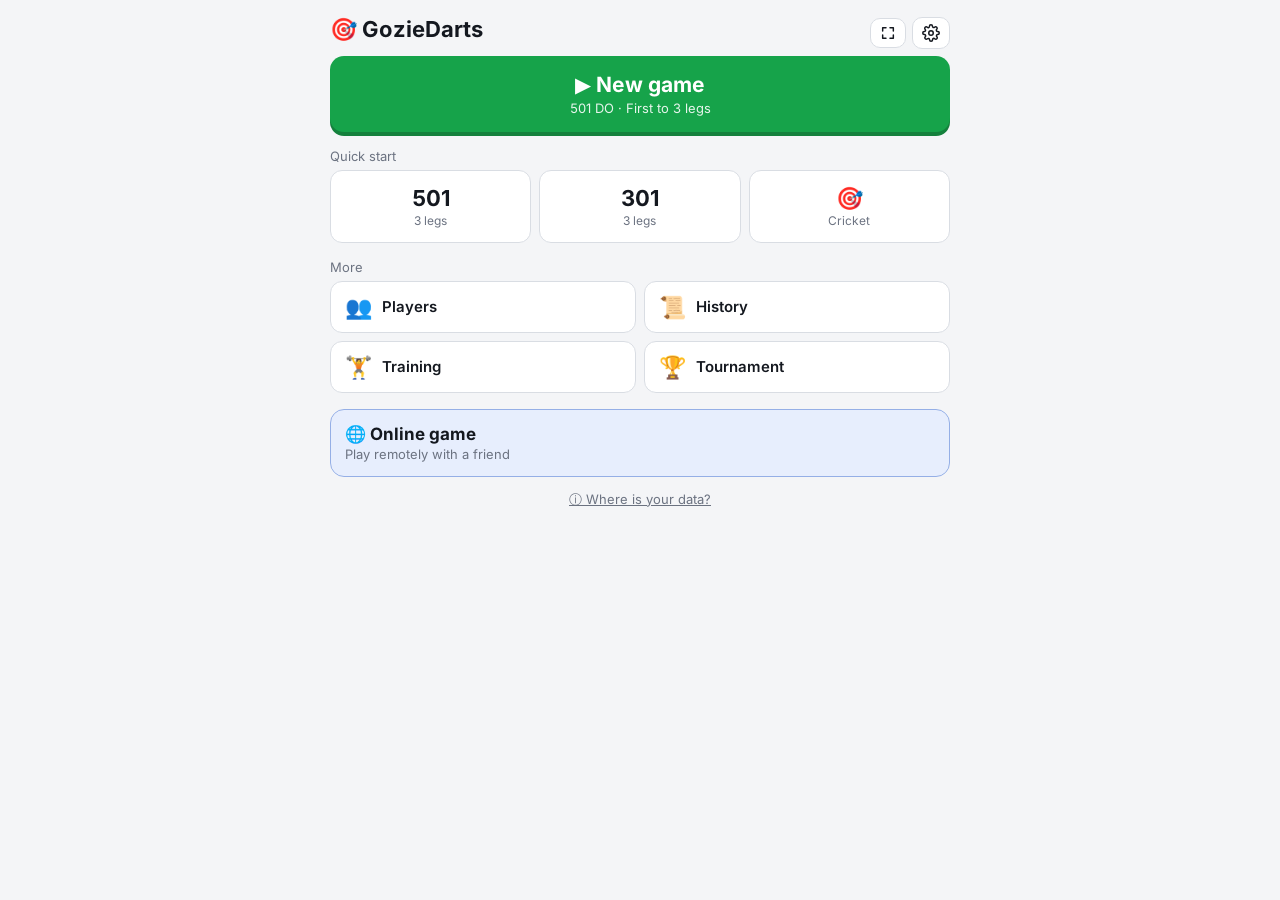
<file: app/index.html>
<!DOCTYPE html>
<html lang="hu"><head><meta charset="utf-8">
<meta name="viewport" content="width=device-width, initial-scale=1, viewport-fit=cover">
<title>GozieDarts</title>
<link rel="manifest" href="manifest.webmanifest"><meta name="theme-color" content="#16a34a">
<link rel="icon" type="image/svg+xml" href="data:image/svg+xml,%3Csvg xmlns='http://www.w3.org/2000/svg' viewBox='0 0 64 64'%3E%3Ccircle cx='32' cy='32' r='30' fill='%23111'/%3E%3Ccircle cx='32' cy='32' r='25' fill='%23e8dcb5'/%3E%3Ccircle cx='32' cy='32' r='19' fill='%23c0392b'/%3E%3Ccircle cx='32' cy='32' r='14' fill='%23e8dcb5'/%3E%3Ccircle cx='32' cy='32' r='9' fill='%2316a34a'/%3E%3Ccircle cx='32' cy='32' r='4' fill='%23c0392b'/%3E%3Cpath d='M33 31L55 9' stroke='%23333' stroke-width='3' stroke-linecap='round'/%3E%3Cpath d='M56 7l5 1-1 6z' fill='%23e11d48'/%3E%3C/svg%3E">
<link rel="stylesheet" href="fonts/fonts.css">
<style>
:root{--bg:#f4f5f7;--card:#fff;--tx:#14181f;--mut:#6b7280;--ac:#16a34a;--ac2:#dc2626;--bd:#d9dde3;--hl:#dcfce7;
--c0:#2a78d6;--c1:#eb6834;--c2:#1baf7a;--c3:#eda100;--c4:#e87ba4;--c5:#008300;--c6:#6250d6;--c7:#e34948;
--H:100vh}
@supports(height:100dvh){:root{--H:100dvh}}
@media(prefers-color-scheme:dark){:root:not([data-theme="light"]){--bg:#0f1318;--card:#1b212a;--tx:#eef1f5;--mut:#9aa4b2;--bd:#303845;--hl:#14391f;
--c0:#3987e5;--c1:#d95926;--c2:#199e70;--c3:#c98500;--c4:#d55181;--c5:#008300;--c6:#9085e9;--c7:#e66767}}
:root[data-theme="dark"]{--bg:#0f1318;--card:#1b212a;--tx:#eef1f5;--mut:#9aa4b2;--bd:#303845;--hl:#14391f;
--c0:#3987e5;--c1:#d95926;--c2:#199e70;--c3:#c98500;--c4:#d55181;--c5:#008300;--c6:#9085e9;--c7:#e66767}
*{box-sizing:border-box}
html,body{overflow:hidden;overscroll-behavior:none}
html{height:100%}
body{position:fixed;inset:0;margin:0;padding:env(safe-area-inset-top,0px) env(safe-area-inset-right,0px) env(safe-area-inset-bottom,0px) env(safe-area-inset-left,0px);background:var(--bg);color:var(--tx);font-family:"Inter",system-ui,-apple-system,"Segoe UI",Roboto,sans-serif}
button{font-family:inherit}
button:focus-visible,select:focus-visible,summary:focus-visible,input:not([type=checkbox]):focus-visible{outline:3px solid var(--tx);outline-offset:2px}
.tg:focus-within{outline:3px solid var(--tx);outline-offset:2px}
.tg input:focus-visible+.sw{outline:none}
.w{max-width:620px;margin:0 auto;padding:10px;height:100%;overflow-y:auto}
.w.game{display:flex;flex-direction:column;overflow:hidden}
.w.stats{max-width:1040px;--mw:1040px}
.w.game.stats{max-width:none;margin:0;display:block;overflow-y:auto;padding:10px max(10px,calc((100% - 1500px)/2))}
.w.game.stats .win{overflow:visible;min-height:0}
.sb{display:block}
@media(min-width:1000px){.w.game.stats .win{padding:20px 28px}.sb{display:grid;grid-template-columns:minmax(380px,4fr) 7fr;gap:8px 32px;align-items:start}.sb .sa .sh:first-child{margin-top:0}.sb .chs{grid-template-columns:repeat(auto-fit,minmax(420px,1fr))}.sb .stt{font-size:15px}.sb .fr>div{font-size:18px}}
.w:not(.game):not(.play){max-width:none;margin:0;padding:10px max(10px,calc((100% - var(--mw,620px))/2))}
.top{display:flex;align-items:center;justify-content:space-between;gap:8px}
.top h1.brand{overflow:hidden;text-overflow:ellipsis;white-space:nowrap}
.top h1{font-size:15px;line-height:1.25;margin:2px 0 8px;min-width:0}
h1{font-size:22px;margin:6px 0 12px}
.c{background:var(--card);border:1px solid var(--bd);border-radius:14px;padding:14px;margin-bottom:12px}
.tgs{display:flex;gap:10px;margin:12px 0 6px}
.tg{flex:1;display:flex;align-items:center;gap:10px;padding:10px 12px;border:1px solid var(--bd);border-radius:10px;background:var(--card);color:var(--tx);font-size:16px;cursor:pointer;position:relative}
#help{position:fixed;inset:0;z-index:80;background:rgba(0,0,0,.55);display:none;align-items:center;justify-content:center;padding:16px}
#help.on{display:flex}
#help .c{width:100%;max-width:460px;margin:0;max-height:90vh;overflow-y:auto}
#help h2{margin:0 0 10px;font-size:20px}
#help table{width:100%;border-collapse:collapse;font-size:15px}
#help td{padding:6px 4px;border-bottom:1px solid var(--bd);vertical-align:top}
#help td:first-child{white-space:nowrap;padding-right:12px}
kbd{display:inline-block;min-width:24px;padding:1px 7px;border:1px solid var(--bd);border-bottom-width:2px;border-radius:6px;background:var(--bg);font:600 13px/1.5 system-ui,sans-serif;text-align:center}
.sl2{margin:16px 0 6px}
.bub{padding:10px;border:1px solid var(--bd);border-radius:10px;background:var(--card)}
.tgc{display:flex;flex-direction:column;gap:8px;margin:12px 0}
.tg small{display:block;font-size:12px;color:var(--mut);font-weight:400}
.tg input{position:absolute;opacity:0;inset:0;width:100%;height:100%;margin:0;cursor:pointer}
.sw{flex:none;width:42px;height:24px;border-radius:12px;background:var(--bd);position:relative;transition:background .2s}
.sw::after{content:"";position:absolute;top:3px;left:3px;width:18px;height:18px;border-radius:50%;background:#fff;transition:transform .2s;box-shadow:0 1px 2px rgba(0,0,0,.3)}
.tg input:checked+.sw{background:var(--ac)}
.tg input:checked+.sw::after{transform:translateX(18px)}
.seg{display:flex;flex-wrap:wrap;gap:8px;margin:6px 0 12px}.seg.wrap.q button{flex:1 1 calc(50% - 8px)}
.seg button,.b{flex:1;padding:12px;border-radius:10px;border:1px solid var(--bd);background:var(--card);color:var(--tx);font-size:16px;cursor:pointer}
.seg button.on{background:var(--ac);color:#fff;border-color:var(--ac)}
.b.sm{flex:none;padding:6px 10px;font-size:13px}
.b.ib{padding:6px 9px;line-height:1.2;min-width:36px;display:inline-flex;align-items:center;justify-content:center;gap:4px}
label{display:block;font-size:13px;color:var(--mut)}
input.n,select.n{width:100%;padding:10px;margin:4px 0;border-radius:8px;border:1px solid var(--bd);background:var(--bg);color:var(--tx);font-size:16px}
.fr.nf>div:first-child{background:var(--bg);border:0}.hsr{cursor:pointer}.hsx{display:flex;gap:8px;align-items:baseline;flex-wrap:wrap;margin-top:4px;font-size:17px}.hsx .win{font-weight:700}.hsx i{color:var(--mut);font-style:normal}.hsx b{margin-left:auto;font-size:20px}
.pr{display:flex;gap:6px}.pr .hc{width:96px;flex:none}
.hcr{align-items:center}.hcn{flex:1;min-width:0;overflow:hidden;text-overflow:ellipsis;white-space:nowrap;font-size:15px}.pr .hc{width:96px}
.pr .x{width:44px;padding:0;margin:4px 0}
.add{display:block;width:100%;margin:6px 0;border-style:dashed;padding:10px;flex:none}
.nst{flex:none;font-size:17px;width:24px;text-align:center}.nst.dim{opacity:.5}
.pkb svg{width:18px;height:18px;display:block;margin:auto}
.plk{color:var(--mut);text-decoration:underline;cursor:pointer;margin-left:6px;white-space:nowrap}.ok2{color:var(--ac);font-weight:600}
.lk{display:block;background:none;border:0;color:var(--mut);font-size:13px;text-decoration:underline;cursor:pointer;padding:6px 0}
.stp button{flex:0 0 56px}.stp input{flex:1;min-width:0;text-align:center;margin:0}
.bigb{display:block;width:100%;padding:16px;border:0;border-radius:14px;background:var(--ac);color:#fff;font-size:21px;font-weight:700;cursor:pointer;margin:0 0 16px}.bigb small{display:block;font-size:13px;font-weight:400;opacity:.9;margin-top:3px}
.tls{display:grid;grid-template-columns:repeat(var(--n,3),minmax(0,1fr));gap:8px;margin:6px 0 16px}
.tile{padding:14px 4px;border:1px solid var(--bd);border-radius:12px;background:var(--card);color:var(--tx);font-size:16px;font-weight:600;cursor:pointer;text-align:center;overflow:hidden;text-overflow:ellipsis}.tls.h{grid-template-columns:repeat(2,minmax(0,1fr))}.tls.h .tile{display:flex;align-items:center;gap:10px;padding:12px 14px;text-align:left;font-size:15px}.tls.h .tile .ti{display:inline;font-size:22px;margin:0}
.tile b{display:block;font-size:22px}.tile small{display:block;font-size:12px;font-weight:400;color:var(--mut);margin-top:2px}.wzh .b{font-size:24px;line-height:1;min-width:46px;min-height:46px;padding:4px 10px}
.tile.on{border-color:var(--ac);background:var(--hl);box-shadow:inset 0 0 0 1px var(--ac)}.tls[style*="--n:4"] .tile{font-size:13px;padding:12px 2px}.tile .ti{display:block;font-size:22px;margin-bottom:4px}
.olc{display:block;position:relative;width:100%;text-align:left;padding:14px;border:0;border-radius:14px;background:#1d4ed8;color:#fff;cursor:pointer;margin:0 0 8px}.olc b{font-size:17px}.olc small{display:block;font-size:13px;opacity:.9;margin-top:2px}.olc .bd{position:absolute;right:12px;top:12px}
.wzh{display:flex;align-items:center;gap:10px}.wzh h2{flex:1;margin:0;font-size:18px}.wzs{color:var(--mut);font-size:14px}.wzt{margin:4px 0 12px;font-size:20px}
.pg{display:flex;gap:6px;margin:10px 0 12px}.pg i{flex:1;height:4px;border-radius:2px;background:var(--bd)}.pg i.on{background:var(--ac)}
.chips{display:flex;flex-wrap:wrap;gap:6px;margin:6px 0 12px}.chip{white-space:nowrap;padding:7px 14px;border-radius:18px;border:1px solid var(--bd);background:var(--card);color:var(--tx);font-size:14px;cursor:pointer}
.top.gt{align-items:center}.gtt{flex:1;text-align:center;min-width:0}.gtt b{display:block;white-space:nowrap;overflow:hidden;text-overflow:ellipsis;font-size:clamp(15px,2.4vh,20px)}.gtt small{display:block;font-size:12px;color:var(--mut)}.gtp{width:72px;flex:none}
.hbar{background:var(--ac);color:#fff;border-radius:10px;padding:8px 10px;text-align:center;font-weight:600;font-size:15px;margin:2px 0 6px}.prv{text-align:center;color:var(--mut);font-size:13px;margin:0 0 6px}
.qc{margin:6px 0;flex-wrap:nowrap;justify-content:space-between}.qc .chip{flex:1;padding:7px 0;text-align:center;font-weight:600}
.kp button.ub{font-size:13px;line-height:1.1}.kp button:disabled{opacity:.4}
.kpis{display:grid;grid-template-columns:repeat(3,minmax(0,1fr));gap:8px;margin:8px 0}.kpi{background:var(--bg);border-radius:12px;padding:10px 6px;text-align:center}.kpi>small{display:block;color:var(--mut);font-size:12px;margin-bottom:4px}.kpi .kr{display:flex;flex-direction:column;margin-bottom:4px}.kpi .kr span{font-size:11px;color:var(--mut);overflow:hidden;text-overflow:ellipsis;white-space:nowrap}.kpi .kr b{font-size:20px}.bt{color:var(--ac);font-weight:700}.stt td.bt{color:var(--ac)}
.av{width:56px;height:56px;border-radius:50%;background:var(--ac);color:#fff;display:flex;align-items:center;justify-content:center;font-size:26px;font-weight:700;flex:none}.dayh{font-size:13px;font-weight:600;color:var(--mut);margin:14px 2px 4px}
.chips .chip.on{background:var(--ac);color:#fff;border-color:var(--ac)}details.sbb>summary{font-size:14px;font-weight:600;color:var(--tx);padding:10px 0;border-top:1px solid var(--bd)}
.ocs{display:flex;flex-direction:column;gap:8px;margin:0 0 12px}.oc{display:block;width:100%;text-align:left;padding:14px;border:1px solid var(--bd);border-radius:14px;background:var(--card);color:var(--tx);cursor:pointer}.oc b{display:block;font-size:17px}.oc small{display:block;color:var(--mut);font-size:13px;margin-top:2px}.oc.on{border-color:var(--ac);background:var(--hl);box-shadow:inset 0 0 0 1px var(--ac)}
.seg.tri{flex-wrap:nowrap;gap:6px}.seg.tri button{flex:1 1 0;min-width:0;font-size:13px;padding:10px 2px;line-height:1.2}.perks{margin:0 0 12px}.perks div{padding:4px 0;font-size:14px}.perks span{display:inline-block;width:26px}
.go,.bigb{box-shadow:0 4px 0 #14803c}.go:active,.bigb:active{transform:translateY(2px);box-shadow:0 2px 0 #14803c}.go:disabled{box-shadow:none}
.stk{position:sticky;bottom:8px;z-index:5;margin-top:14px}
.olc{background:color-mix(in srgb,#2563eb 11%,var(--card));border:1px solid color-mix(in srgb,#2563eb 38%,var(--bd));color:var(--tx)}.olc small{color:var(--mut);opacity:1}
.frrow{display:flex;align-items:center;gap:12px;width:100%;text-align:left;padding:12px 14px;border:1px solid var(--bd);border-radius:14px;background:var(--card);color:var(--tx);cursor:pointer;position:relative}.frrow .ti{font-size:24px}.frrow b{display:block;font-size:16px}.frrow small{display:block;color:var(--mut);font-size:12px}.frrow span:nth-child(2){flex:1}.frrow u{text-decoration:none;font-size:22px;color:var(--mut)}.frrow .bd:empty{display:none}
.pgh{margin:4px 0 12px}.wzh h2{font-size:20px}.wzh .bk{border-radius:14px}
.orm .ob{display:flex;align-items:center;gap:10px}.orm .om{flex:1;min-width:0}.orm.wt{border-color:var(--ac);background:var(--hl)}
.oc{display:flex;align-items:center;gap:12px}.oc .oi{font-size:30px;flex:none}.chip.dash{border-style:dashed}
.go{width:100%;padding:14px;border:0;border-radius:12px;background:var(--ac);color:#fff;font-size:18px;font-weight:600;cursor:pointer}
.rs{border-color:var(--ac)}.rs .rt{font-weight:700}.rs .rm{margin:6px 0;font-size:15px}
.row .go2,.b.pri{background:var(--ac);color:#fff;border-color:var(--ac)}
.pl{display:grid;grid-template-columns:repeat(auto-fit,minmax(104px,1fr));gap:8px;margin-bottom:12px}
.game .pl{flex:0 1 auto;max-height:40%;overflow-y:auto;margin-bottom:8px;grid-template-columns:repeat(var(--cols,3),minmax(0,1fr))}
.p{background:var(--card);border:2px solid var(--bd);border-radius:12px;padding:8px;text-align:center;transition:border-color .25s,background-color .25s;overflow:hidden}
.p.a{border-color:var(--ac);background:var(--hl)}
.p.pop{animation:pop .35s ease-out}
@keyframes pop{0%{transform:scale(.96)}60%{transform:scale(1.02)}100%{transform:scale(1)}}
.p .nm{font-size:14px;color:var(--mut);overflow:hidden;text-overflow:ellipsis;white-space:nowrap}
.p .sc{font-size:clamp(28px,8vw,40px);font-weight:700;line-height:1.1;font-variant-numeric:tabular-nums}
.p .sc.roll{color:var(--ac)}
.p .sc.bustf{animation:bustf .8s ease-out}
@keyframes bustf{0%,30%{color:var(--ac2);transform:scale(1.08)}100%{transform:scale(1)}}
.kp button{transition:background-color .12s,transform .12s}
:root:not([data-fb="off"]) .kp button:active{background:var(--ac);color:#fff;border-color:var(--ac);transform:scale(.95)}
.kp button.flash{animation:kflash .22s ease-out}
@keyframes kflash{0%{background:var(--ac);color:#fff;border-color:var(--ac);transform:scale(.95)}100%{}}
@media (prefers-reduced-motion:reduce){.p .sc.bustf{animation:none}.kp button.flash{animation:none}}
.p .st{font-size:11px;color:var(--mut)}
.p .st b{color:var(--tx)}
.p .lockt{color:var(--ac2);font-weight:600}
.p .hint{white-space:nowrap;overflow:hidden;text-overflow:ellipsis}
.hint{font-size:12px;color:var(--ac);font-weight:600;min-height:16px;margin:2px 0 3px}
.disp{font-size:32px;text-align:center;padding:4px;border-radius:10px;background:var(--bg);border:1px solid var(--bd);min-height:50px}
.msg{min-height:22px;text-align:center;color:var(--ac2);font-size:14px;margin:4px 0}
.game .in{flex:1;min-height:0;display:flex;flex-direction:column;margin-bottom:0;padding:10px}
.tl{text-align:center;color:var(--mut);font-size:14px}
.pq{text-align:center;font-size:17px;font-weight:600;margin:10px 0 2px}
.kp{display:grid;grid-template-columns:repeat(3,1fr);gap:8px}
.game .kp{flex:1;min-height:0;grid-template-rows:repeat(4,1fr)}
.pgrp{flex:1;min-height:0;display:flex;flex-direction:column;justify-content:center}
.game .kp.pk{flex:none;grid-template-rows:none;grid-auto-rows:clamp(90px,22vh,190px);margin:10px 0}
.kp button{padding:16px 0;font-size:22px;border-radius:10px;border:1px solid var(--bd);background:var(--card);color:var(--tx);cursor:pointer}
.kp button small{display:block;font-size:11px;font-weight:400;color:var(--mut)}
.game .kp button{padding:0}
.row{display:flex;gap:8px;margin-top:8px}
.row .b{padding:12px 6px;font-size:15px}
.hist{font-size:13px;color:var(--mut);margin-top:8px}
.game .c.in.olw{padding:14px;justify-content:center}.game .c.in.olw.spec{justify-content:flex-start}
.c.in.olw.spec{flex:1;min-height:0;display:flex;flex-direction:column}
.evs{flex:1;min-height:0;overflow-y:auto;margin-top:8px;text-align:left}
.evr{display:flex;align-items:center;gap:8px;padding:6px 4px;border-bottom:1px solid var(--bd);font-size:15px}
.evr i{width:10px;height:10px;border-radius:50%;flex:none}.evr span{flex:1;color:var(--mut)}.evr b{font-size:17px}
.evl{font-size:12px;font-weight:600;text-transform:uppercase;letter-spacing:.04em;color:var(--mut);margin:10px 4px 2px}
#olhit{display:none;position:fixed;left:50%;top:30%;transform:translate(-50%,-50%);z-index:70;background:var(--card);border:2px solid var(--ac);border-radius:14px;padding:10px 22px;text-align:center;box-shadow:0 8px 28px rgba(0,0,0,.28);cursor:pointer;max-width:90vw}
#olhit small{display:block;color:var(--mut);font-size:13px}
#olhit b{font-size:clamp(22px,2.6vw,40px);font-weight:700;white-space:nowrap}
.orm{border:1px solid var(--bd);border-radius:12px;padding:10px;margin:8px 0;background:var(--bg)}
.orm .h{display:flex;justify-content:space-between;align-items:center;gap:8px}
.bdg{font-size:12px;padding:1px 9px;border-radius:999px;border:1px solid var(--bd);white-space:nowrap}
.hlp{margin:6px 2px 16px;line-height:1.4;font-style:italic}
.win{text-align:center;padding:24px}.win h2{font-size:30px;margin:8px 0}
.game .win{flex:1;min-height:0;overflow-y:auto;padding:14px}
.sh{font-size:13px;font-weight:600;color:var(--mut);text-transform:uppercase;letter-spacing:.04em;margin:14px 0 4px;text-align:left}
.lg{display:flex;justify-content:center;gap:6px;margin:4px 0}
.lg span{background:var(--bg);border:1px solid var(--bd);border-radius:999px;padding:1px 9px;font-size:13px;font-weight:600}
.lg b{font-size:16px;color:var(--ac)}
.fr>div{display:flex;justify-content:space-between;align-items:center;gap:8px;padding:6px 12px;margin:4px 0;border-radius:10px;background:var(--bg);font-size:16px}
.fr>div:first-child{background:var(--hl);border:1px solid var(--ac)}.fr b{font-size:18px}
.stt{width:100%;border-collapse:collapse;font-size:13px;margin:6px 0}
.stt th,.stt td{padding:6px;text-align:center;border-bottom:1px solid var(--bd)}
.stt th:first-child,.stt td:first-child{text-align:left;color:var(--mut)}
.er{position:relative;display:block;margin:0 0 12px;padding:12px 12px 12px 16px;background:var(--card);border:1px solid var(--bd);border-radius:14px;overflow:hidden;flex:none}
.er:before{content:"";position:absolute;left:0;top:0;bottom:0;width:5px;background:var(--pc,var(--ac))}
.er.dirty{border-color:var(--ac);box-shadow:0 0 0 2px var(--hl)}
.eh{display:flex;flex-wrap:wrap;align-items:center;gap:6px 8px;margin-bottom:10px;text-align:left}
.ec{font-size:12px;font-weight:700;color:var(--mut);background:var(--bg);border-radius:8px;padding:2px 7px}
.en{font-size:16px}
.eb{font-size:12px;color:var(--mut)}.eb.w{color:var(--ac2);font-weight:700}
.ers{margin-left:auto;font-size:13px;color:var(--mut);font-variant-numeric:tabular-nums}
.ev{display:flex;gap:8px;align-items:stretch}
.estp{flex:none;width:52px;min-height:52px;border:1px solid var(--bd);border-radius:12px;background:var(--bg);color:var(--tx);font-size:26px;line-height:1;cursor:pointer}
.estp:active{background:var(--hl)}
.er input{flex:1;min-width:0;width:auto;text-align:center;font-size:30px;font-weight:700;padding:6px;border-radius:12px;border:1px solid var(--bd);background:var(--bg);color:var(--tx);font-variant-numeric:tabular-nums}
.eq{display:flex;flex-wrap:wrap;gap:6px;margin:8px 0 2px}
.eq button{flex:1 1 40px;min-height:40px;border:1px solid var(--bd);border-radius:10px;background:var(--bg);color:var(--tx);font-size:15px;font-weight:600;cursor:pointer}
.eq button:active{background:var(--hl)}
.ec2{display:flex;flex-wrap:wrap;gap:8px;align-items:flex-end;margin-top:8px}
.er .ctl{display:contents}
.er .sl{display:flex;flex-direction:column;font-size:12px;color:var(--mut)}
.er select{padding:10px;font-size:16px;min-height:44px;border-radius:10px;border:1px solid var(--bd);background:var(--bg);color:var(--tx)}
.er .sv{margin-left:auto;min-height:44px;padding:10px 20px;font-size:16px}
.er.dirty .sv{background:var(--ac);color:#fff;border-color:var(--ac)}
.ehelp+.msg:empty,.c.in>.msg:empty{display:none}
.ehelp{flex:none;margin:0 0 8px;text-align:left}.ehelp summary{cursor:pointer;color:var(--mut);font-size:13px;padding:4px 0}
@media(max-height:640px){.p .x{display:none}.p{padding:5px}}
/* tablet álló módban: nagyobb eredményjelző, kisebb beviteli rész */
@media (orientation:portrait) and (min-width:700px){
.w.play{max-width:min(100vw,900px)}
.game .pl{flex:1 1 0;max-height:none;min-height:0;grid-auto-rows:minmax(0,1fr)}
.game .in{flex:0 0 min(42%,460px)}
.w.play .p{display:flex;flex-direction:column;justify-content:center}
.w.play .p .sc{font-size:clamp(44px,calc(min(100vw,900px)/var(--cols,3)/2.7),150px)}
.w.play .p .nm{font-size:clamp(15px,2.2vw,22px)}
.w.play .p .st{font-size:clamp(12px,1.9vw,17px)}
.w.play .hint{font-size:clamp(12px,2vw,18px)}
.w.play .lg span{font-size:clamp(13px,2vw,18px)}
.w.play .lg b{font-size:clamp(15px,2.3vw,22px)}
}
.tr{display:flex;gap:6px;align-items:center;flex:none}
.thb span{font-size:12px}
#rot{display:none;position:fixed;inset:0;z-index:99;background:var(--bg);color:var(--tx);align-items:center;justify-content:center;text-align:center;padding:24px;font-size:20px;line-height:1.4}
#upd{position:fixed;left:50%;transform:translateX(-50%);top:calc(env(safe-area-inset-top,0px) + 12px);z-index:98;width:min(calc(100vw - 24px),400px);background:var(--card);color:var(--tx);border:1px solid var(--bd);border-top:4px solid var(--ac);border-radius:18px;box-shadow:0 10px 32px rgba(0,0,0,.28);padding:16px 16px 14px;text-align:left;animation:updin .3s ease-out}
@keyframes updin{from{opacity:0;transform:translate(-50%,-12px)}to{opacity:1;transform:translate(-50%,0)}}
#upd .uh{display:flex;gap:12px;align-items:flex-start}
#upd .ui{flex:none;width:42px;height:42px;border-radius:50%;background:var(--hl);display:flex;align-items:center;justify-content:center;font-size:22px}
#upd b{display:block;font-size:17px;margin-bottom:2px}
#upd p{margin:0;font-size:14px;line-height:1.4;color:var(--mut)}
#upd .ub2{display:flex;gap:10px;margin-top:14px}
#upd button{flex:1;min-height:46px;border-radius:12px;font-size:16px;font-weight:700;cursor:pointer;border:1px solid var(--bd);background:var(--bg);color:var(--tx)}
#upd button.go{background:var(--ac);border-color:var(--ac);color:#fff;box-shadow:0 3px 0 rgba(0,0,0,.18)}
#xq{position:fixed;inset:0;z-index:97;background:rgba(0,0,0,.55);display:flex;align-items:center;justify-content:center;padding:16px}
#xq .c{width:100%;max-width:360px;margin:0;text-align:center}
#xq p{color:var(--mut);font-size:14px;margin:6px 0 14px}
#xq .r{display:flex;gap:10px}#xq .r button{flex:1;min-height:48px;border-radius:12px;font-size:16px;font-weight:700;cursor:pointer;border:1px solid var(--bd);background:var(--bg);color:var(--tx)}
#xq .r button.go{background:var(--ac);border-color:var(--ac);color:#fff}
#rot b{display:block;font-size:56px;margin-bottom:8px}
@media (orientation:landscape) and (max-height:330px) and (pointer:coarse){body:has(.w.game:not(.stats)) #rot{display:flex}}
.inrow{display:flex;gap:8px;align-items:stretch}
.inrow .disp{flex:1;min-width:0}
.okb{flex:none;width:30%;min-width:84px;border:0;border-radius:10px;background:var(--ac);color:#fff;font-size:22px;font-weight:700;cursor:pointer}
.ov{position:fixed;inset:0;z-index:60;background:rgba(0,0,0,.55);display:flex;align-items:center;justify-content:center;padding:16px}
.ovc{width:100%;max-width:400px;margin:0;text-align:center;max-height:100%;overflow-y:auto}
.ovc h2{margin:0 0 4px;font-size:20px}
.mb{display:block;width:100%;margin:8px 0;flex:none}
.dng{color:var(--ac2);border-color:var(--ac2)}
html[data-fs="1"] #app:not(.play){zoom:1.15}html[data-fs="2"] #app:not(.play){zoom:1.3}html[data-fs="3"] #app:not(.play){zoom:1.5}
.bd{background:#dc2626;color:#fff;border-radius:9px;padding:0 6px;margin-left:6px;font-size:12px;line-height:18px;display:inline-block;vertical-align:middle}.bd:empty{display:none}
#toast{position:fixed;left:50%;bottom:calc(env(safe-area-inset-bottom,0px) + 16px);transform:translate(-50%,20px);opacity:0;pointer-events:none;background:var(--tx);color:var(--bg);padding:10px 16px;border-radius:14px;font-size:14px;z-index:80;transition:opacity .25s,transform .25s;max-width:90vw;text-align:center}
#toast.show{opacity:1;transform:translate(-50%,0)}
.lgd{display:flex;flex-wrap:wrap;gap:6px 14px;justify-content:center;margin:8px 0;font-size:13px}
.lgd i{display:inline-block;width:16px;height:3px;border-radius:2px;vertical-align:middle;margin-right:5px}
.chs{display:grid;grid-template-columns:repeat(auto-fit,minmax(300px,1fr));gap:12px;margin:10px 0}
.ch{position:relative;background:var(--bg);border:1px solid var(--bd);border-radius:12px;padding:10px 8px 4px;margin:0;text-align:left}
.ch figcaption{font-size:14px;font-weight:600;margin:0 0 2px 4px}
.ch svg{width:100%;height:auto;display:block;touch-action:pan-y;user-select:none}
.ch .gl{stroke:var(--bd);stroke-width:1}
.ch .ax{fill:var(--mut);font-size:11px}
.ch .vl{fill:var(--tx);font-size:11px;font-weight:600}
.ch .ln{fill:none;stroke-width:2;stroke-linejoin:round;stroke-linecap:round}
.ch .dot{stroke:var(--bg);stroke-width:2}
.ch .cx{stroke:var(--mut);stroke-width:1}
.ch .hit{fill:transparent}
.tip{position:absolute;display:none;pointer-events:none;background:var(--card);color:var(--tx);border:1px solid var(--bd);border-radius:8px;padding:6px 8px;font-size:12px;line-height:1.5;box-shadow:0 2px 10px rgba(0,0,0,.22);z-index:5;white-space:nowrap}
.tip i{display:inline-block;width:10px;height:10px;border-radius:50%;margin-right:6px}
details.tv{margin-top:8px;text-align:left}
details.tv summary{cursor:pointer;color:var(--mut);font-size:13px;padding:6px 0}
@media (prefers-reduced-motion:reduce){.p.pop{animation:none}#toast{transition:none}}
@media (orientation:landscape) and (min-aspect-ratio:5/4){
.w.play{--pw:clamp(320px,30vw,540px);max-width:min(100vw,2600px);display:grid;grid-template-columns:minmax(0,1fr) var(--pw);grid-template-rows:auto minmax(0,1fr);gap:0 16px;overflow:hidden;padding:12px 16px}
.w.play .top{grid-column:1/3}
.w.play .top h1{font-size:clamp(15px,2.4vh,24px)}
.w.play .pl{grid-column:1;grid-row:2;max-height:none;overflow:hidden;margin:0;
grid-template-columns:repeat(var(--cols),minmax(0,1fr));grid-template-rows:repeat(var(--rows),minmax(0,1fr));gap:12px;
--s:clamp(40px,min(calc((100vw - var(--pw) - 64px)/var(--cols)/2.5),calc((var(--H) - 90px)/var(--rows)*.36)),340px)}
.w.play .p{display:flex;flex-direction:column;justify-content:center;padding:6px 10px}
.w.play .p .nm{font-size:max(15px,calc(var(--s)*.17))}
.w.play .p .sc{font-size:var(--s);line-height:1.05}
.w.play .lg span{font-size:max(13px,calc(var(--s)*.12));padding:1px 12px}
.w.play .lg b{font-size:max(16px,calc(var(--s)*.15))}
.w.play .p .st{font-size:max(12px,calc(var(--s)*.12))}
.w.play .p .x{display:block}
.w.play .hint{font-size:max(13px,calc(var(--s)*.13));min-height:1.4em;line-height:1.4}
.w.play .in{grid-column:2;grid-row:2}
.w.play .tl{font-size:clamp(14px,2.1vh,19px)}
.w.play .pq{font-size:clamp(17px,2.6vh,24px)}
.w.play .kp button{font-size:clamp(22px,4vh,38px)}
.w.play .disp{font-size:clamp(32px,6vh,56px)}
.w.play .okb{font-size:clamp(22px,3.5vh,34px)}
}
.bot{cursor:pointer;align-items:stretch;gap:4px}
.bdw{flex:1;min-height:0;position:relative}
.bdw svg{position:absolute;inset:0;width:100%;height:100%}
.chips{display:flex;gap:8px;justify-content:center}
.chip{flex:1;max-width:120px;text-align:center;padding:6px 4px;border-radius:10px;border:1px solid var(--bd);background:var(--bg)}
.chip b{display:block;font-size:clamp(18px,3.2vh,28px);line-height:1.2}
.chip small{display:block;font-size:12px;color:var(--mut)}
.chip.e{opacity:.45}.chip.z b{color:var(--mut)}
.chip.bu{border-color:var(--ac2)}.chip.bu b{color:var(--ac2)}
.chip.fi{border-color:var(--ac);background:var(--hl)}
.btot{text-align:center;font-size:clamp(16px,2.6vh,22px);min-height:1.4em}
.btot .bad{color:var(--ac2);font-weight:800}.btot .good{color:var(--ac);font-weight:800}
.dm.new{animation:dpop .35s ease-out;transform-box:fill-box}
@keyframes dpop{0%{opacity:0;transform:scale(2.2)}100%{opacity:1;transform:scale(1)}}
@media (prefers-reduced-motion:reduce){.dm.new{animation:none}}
@media (orientation:portrait){.game .bot .bdw{flex:1 1 auto;min-height:150px}}
details.opt{padding:0}
details.opt.sub{border:0;background:none;margin:14px 0 6px}details.opt.sub>summary{padding:12px 14px;background:var(--bg);border:1px solid var(--ac);border-radius:12px}details.opt.sub>summary b{color:var(--ac)}details.opt.sub>summary i::before{color:var(--ac)}details.opt.sub>:not(summary){margin-left:0;margin-right:0}details.opt.sub[open]>summary{margin-bottom:6px}details.opt.sub[open]{padding-bottom:4px}
details.opt>summary{list-style:none;display:flex;justify-content:space-between;align-items:center;gap:10px;padding:14px;cursor:pointer}
details.opt>summary::-webkit-details-marker{display:none}
details.opt>summary small{display:block;color:var(--mut);font-size:14px;margin-top:2px}
details.opt>summary i::before{content:"▾";font-style:normal;color:var(--mut);font-size:18px}
details.opt[open]>summary i::before{content:"▴"}
details.opt>:not(summary){margin-left:14px;margin-right:14px}
details.opt>.tgs.hct{margin-top:6px;margin-bottom:14px}
.addm{display:flex;gap:8px;margin:6px 0}
.hcb{flex:none;width:auto!important;padding:0 10px!important;margin:4px 0;font-size:13px!important;color:var(--mut)}.hcb.on{border-color:var(--ac);color:var(--ac);font-weight:700}
.p .sc,.disp,.okb,.kp button,.chip b{font-family:"Inter",system-ui,sans-serif;font-weight:700}
.kp button{font-weight:600}
.p .sc{font-variant-numeric:tabular-nums}
.ckb{display:grid;gap:5px;margin-bottom:8px}
.ckb.cmp{display:flex;flex-direction:column;gap:6px}
.ckhr{display:grid;gap:6px;flex:none}
.ckc{flex:1;min-height:0;display:grid;gap:6px;grid-template-rows:repeat(var(--nr),minmax(0,1fr))}
.ckx{padding:2px 0;background:var(--card);border:1px solid var(--bd);border-radius:10px;display:flex;flex-direction:column;align-items:center;justify-content:center;gap:3px;min-height:0;overflow:hidden;min-width:0}
.ckx.x{opacity:.4}
.ckn1{font-weight:700;font-size:clamp(13px,calc(11vh/var(--nr)),30px);line-height:1;font-family:"Inter",system-ui,sans-serif}
.ckmr{display:flex;gap:2px;width:100%;padding:0 4px;box-sizing:border-box}
.ckm1{flex:1 1 0;min-width:0;display:flex;justify-content:center;align-items:center;height:clamp(12px,calc(9vh/var(--nr)),26px)}
.ckm1 svg{height:100%;aspect-ratio:1}
.ckm1 i{width:6px;height:6px;border-radius:50%;background:currentColor;opacity:.25}
.ckm1.a{background:var(--hl);border-radius:6px}
.ckh1,.top h1.ckt1{font-size:16px}
.ckh{background:var(--card);border:2px solid var(--bd);border-radius:12px;padding:6px 4px;text-align:center;min-width:0;overflow:hidden}
.ckh.a{border-color:var(--ac);background:var(--hl)}
.ckh .nm{font-size:clamp(13px,2.2vh,22px);color:var(--mut);white-space:nowrap;overflow:hidden;text-overflow:ellipsis}
.ckpt{font-size:clamp(28px,6vh,72px);line-height:1.05;font-weight:700;font-variant-numeric:tabular-nums;font-family:"Inter",system-ui,sans-serif}
.ckh .who{font-size:12px;color:var(--ac);font-weight:600;margin-top:2px}
.ckmid{align-self:center;text-align:center;color:var(--mut);font-size:12px;padding:0 8px}
.ckn0{align-self:center;text-align:center;font-weight:700;font-size:clamp(17px,3.6vh,38px);min-width:2.4ch;padding:0 6px;font-family:"Inter",system-ui,sans-serif}
.ckn0.x{opacity:.35;text-decoration:line-through}
.ckm{display:flex;align-items:center;justify-content:center;background:var(--card);border:1px solid var(--bd);border-radius:10px;color:var(--tx);min-height:30px}
.ckm.a{background:var(--hl);border-color:var(--ac)}
.ckm svg{height:70%;max-height:44px;aspect-ratio:1;max-width:80%}
.ckm.c3{color:var(--ac)}
.ckin .tl{margin-bottom:4px}
.ckch{display:flex;gap:8px;margin-bottom:6px}
.ckch .chip{flex:1;max-width:none}
.ckun{flex:none;width:56px;margin:0;font-size:20px;padding:0}
.ckmul{margin:0 0 8px}
.ckmul button{padding:10px}
.ckt button{padding:0 2px;font-size:clamp(15px,2.6vh,24px);min-width:0}
@media (orientation:landscape){.ckt button{font-size:clamp(13px,min(2.6vh,2.4vw),22px)}}
.ckb.cmp{min-height:0;overflow:hidden}
.ckt{flex:1;min-height:0;grid-template-rows:none!important;grid-auto-rows:minmax(48px,1fr)}
.ckt .miss{color:var(--mut);font-size:clamp(16px,2.6vh,24px)}
.ckg{display:grid;grid-template-columns:repeat(7,1fr);gap:6px;margin-top:8px}
.ckg button{padding:9px 0;border-radius:8px;border:1px solid var(--bd);background:var(--card);color:var(--tx);font-size:15px;cursor:pointer}
.ckg button.on{background:var(--ac);border-color:var(--ac);color:#fff}
@media (orientation:landscape) and (min-aspect-ratio:5/4){
.w.play .ckb{grid-column:1;grid-row:2;margin:0;min-height:0}
.w.play .ckh{display:flex;flex-direction:column;justify-content:center}
.w.play .ckt button{font-size:clamp(13px,min(2.6vh,2.2vw),22px)!important}
.ckn1{font-size:clamp(14px,calc(24vh/var(--nr)),32px)}
.ckm1{height:clamp(14px,calc(16vh/var(--nr)),28px)}
}
@media (orientation:portrait){
.game .ckb:not(.cmp){flex:1 1 0;min-height:0;grid-template-rows:auto repeat(var(--nr),minmax(0,1fr))!important;margin-bottom:6px}
.game .ckb.cmp{flex:1 1 0;min-height:0;margin-bottom:6px}
.game .ckin{flex:0 0 auto}
.game .ckt{flex:none;grid-auto-rows:minmax(36px,5.6vh)}
.cmp .ckpt{font-size:clamp(22px,4.2vh,40px)}
.cmp .ckh .nm{font-size:13px}
.ckpt{font-size:clamp(24px,5vh,64px)}
.ckh{padding:4px}
.ckh .lg span{font-size:12px}
.ckm{min-height:0;overflow:hidden}
.ckm svg{height:min(70%,40px)}
.ckn0{font-size:clamp(11px,calc(22vh/var(--nr)),30px);line-height:1;overflow:hidden}
}
</style></head><body><div class="w" id="app"></div>
<div id="rot"><div><b>📱↻</b>A folytatáshoz helyezd álló helyzetbe a készüléket.</div></div>
<div id="toast" role="status" aria-live="polite"></div>
<script>
// ===== szabályok és kiszálló-segéd =====
// Három nyíllal nem dobható összpontszámok (181+ is lehetetlen)
const IMP=[163,166,169,172,173,175,176,178,179];
// Dupla kiszállóval nem zárható maradékok
const NOCO=[159,162,163,165,166,168,169];
const TR=[],DB=[],SG=[];
for(let k=20;k>=1;k--){TR.push({n:"T"+k,v:3*k});SG.push({n:""+k,v:k})}
[20,16,8,10,12,18,4,14,6,2,1,3,5,7,9,11,13,15,17,19].forEach(k=>DB.push({n:"D"+k,v:2*k}));
const BU={n:"Bull",v:50},B25={n:"25",v:25};
const VALS=[...TR,...DB,...SG,{v:50},{v:25}].map(x=>x.v);
function minD(r){
 const L=(S.dbl?[...DB,BU,...(S.outM=="m"?TR:[])]:[...TR,...DB,BU,B25,...SG]).map(x=>x.v);
 if(L.includes(r))return 1;
 for(const a of VALS)for(const l of L)if(a+l==r)return 2;
 return 3;
}
// Beszálló / kiszálló módok: s = szimpla, d = dupla, m = master (dupla vagy tripla)
let DVS=new Set(),ENT=new Set(),OUTSET=new Set(),OPEN=new Set();
const OUTMAX=()=>S.outM=="m"?180:170;
const canOut=v=>!S.dbl||v<2||OUTSET.has(v);
const entW=()=>S.inM=="m"?"dupla vagy tripla":"dupla";
const dRa=()=>S.outM=="m"?"Dupla/triplára":"Duplára";
function modeChanged(){
 if(!S.inM)S.inM=S.din?"d":"s";
 if(!S.outM)S.outM=S.dbl?"d":"s";
 S.din=S.inM!="s";S.dbl=S.outM!="s";
 const D=[...DB.map(x=>x.v),50],T=TR.map(x=>x.v);
 DVS=new Set(S.outM=="m"?[...D,...T]:D);
 ENT=new Set(S.inM=="m"?[...D,...T]:D);
 OPEN=new Set();for(const e of ENT)for(const a of [0,...VALS])for(const b of [0,...VALS])OPEN.add(e+a+b);
 OUTSET=new Set();const L=[...DVS];
 for(const l of L){OUTSET.add(l);for(const a of [0,...VALS]){OUTSET.add(l+a);for(const b of [0,...VALS])OUTSET.add(l+a+b)}}
 for(const c of [ddCache,pdCache,bdCache])for(const k of Object.keys(c))delete c[k];
}
// Duplára dobott nyilak: csak akkor lehet kétséges, ha a záró nyíl előtt a maradék dupla-értékű volt (<=40 páros vagy 50),
// mert csak ekkor célozhatott addig is duplára. Pl. 100 két nyíllal: T20 + D20 -> biztosan 1.

// egy nyíl lehetséges pontértékei (0 = mellé)
const DART=[...new Set([0,25,50,...Array(20).keys()].flatMap(i=>i<20?[i+1,2*(i+1),3*(i+1)]:[]).concat([0,25,50]))];
const ddCache={},pdCache={};
// kiszálló kör (v = a kiszálló maradék, d nyíl): legfeljebb hány nyíl mehetett duplára a záró nyíl előtt
function maxDV(v,d){
 const key=v+"_"+d;if(key in ddCache)return ddCache[key];
 let best=-1;
 const go=(r,i,c)=>{
  if(i==d){if(DVS.has(r))best=Math.max(best,c);return}
  const cc=c+(DVS.has(r)?1:0);
  for(const s of DART)if(s<=r-2)go(r-s,i+1,cc);
 };
 go(v,1,0);
 return ddCache[key]=best;
}
const ddOpts=(v,d)=>rng(1,Math.max(1,Math.min(d,1+Math.max(0,maxDV(v,d)))));
// nem kiszálló kör (rb maradékról v pontot dobott 3 nyíllal): legfeljebb hány nyíl mehetett duplára
function plainDV(rb,v){
 const key=rb+"_"+v;if(key in pdCache)return pdCache[key];
 let best=-1;
 const go=(r,i,c)=>{
  if(i==3){if(r==rb-v)best=Math.max(best,c);return}
  const cc=c+(DVS.has(r)?1:0);
  for(const s of DART)if(r-s>=2)go(r-s,i+1,cc);
 };
 go(rb,0,0);
 return pdCache[key]=best;
}
// Dupla be: hányadik nyíllal szállhatott be (a beszálló nyíl dupla, a többi tetszőleges nyíl; előtte csak mellé)
function entryOpts(v){
 return rng(1,3).filter(i=>{
  const rest=3-i,ok=r=>ENT.has(r);
  if(rest==0)return ok(v);
  if(rest==1)return DART.some(a=>ok(v-a));
  return DART.some(a=>DART.some(b=>ok(v-a-b)));
 });
}
// 0 pont kiszálló helyzetben: lehetett túldobás (bust) is, ilyenkor a kör 0 pont – ezért mindig kérdezünk
// túldobás (bust): legfeljebb hány nyíl mehetett duplára, mielőtt a kör véget ért
const SINGLE=new Set([...Array(20).keys()].map(i=>i+1).concat([25]));
const bdCache={};
function bustDV(rb){
 if(rb in bdCache)return bdCache[rb];
 let best=-1;
 const go=(r,i,c)=>{
  const c2=c+(DVS.has(r)?1:0);
  for(const s of DART){
   const r2=r-s;
   if(r2<0||r2==1||(r2==0&&SINGLE.has(s)))best=Math.max(best,c2);
   else if(r2>=2&&i+1<3)go(r2,i+1,c2);
  }
 };
 go(rb,0,0);
 return bdCache[rb]=best;
}
// a nem kiszálló körök duplára dobott nyilainak lehetséges értékei (0 pont: lehetett bust is)
const nfOpts=(rb,v,b)=>rng(0,Math.max(0,Math.min(3,b?bustDV(rb):v==0?Math.max(plainDV(rb,0),bustDV(rb)):plainDV(rb,v))));
// Bevett (amatőr/PDC) kiszálló-táblázat 41–170 között; S = szimpla, B = Bull
const CHK={170:"T20 T20 B",167:"T20 T19 B",164:"T20 T18 B",161:"T20 T17 B",160:"T20 T20 D20",158:"T20 T20 D19",157:"T20 T19 D20",156:"T20 T20 D18",155:"T20 T19 D19",154:"T20 T18 D20",153:"T20 T19 D18",152:"T20 T20 D16",151:"T20 T17 D20",150:"T20 T18 D18",149:"T20 T19 D16",148:"T20 T16 D20",147:"T20 T17 D18",146:"T20 T18 D16",145:"T20 T15 D20",144:"T20 T20 D12",143:"T20 T17 D16",142:"T20 T14 D20",141:"T20 T19 D12",140:"T20 T20 D10",139:"T20 T13 D20",138:"T20 T18 D12",137:"T20 T19 D10",136:"T20 T20 D8",135:"B T15 D20",134:"T20 T14 D16",133:"T20 T19 D8",132:"B B D16",131:"T20 T13 D16",130:"T20 S20 B",129:"T19 T16 D12",128:"T18 T14 D16",127:"T20 T17 D8",126:"T19 T19 D6",125:"B T15 D15",124:"T20 T16 D8",123:"T19 T16 D9",122:"T20 T18 D4",121:"T20 T11 D14",120:"T20 S20 D20",119:"T19 T12 D13",118:"T20 S18 D20",117:"T20 S17 D20",116:"T20 S16 D20",115:"T20 S15 D20",114:"T20 S14 D20",113:"T20 S13 D20",112:"T20 S12 D20",111:"T20 S11 D20",110:"T20 B",109:"T20 S9 D20",108:"T20 S8 D20",107:"T19 S10 D20",106:"T20 S6 D20",105:"T20 S5 D20",104:"T18 S10 D20",103:"T20 S3 D20",102:"T20 S10 D16",101:"T20 S1 D20",100:"T20 D20",99:"T19 S10 D16",98:"T20 D19",97:"T19 D20",96:"T20 D18",95:"T19 D19",94:"T18 D20",93:"T19 D18",92:"T20 D16",91:"T17 D20",90:"T20 D15",89:"T19 D16",88:"T20 D14",87:"T17 D18",86:"T18 D16",85:"T15 D20",84:"T20 D12",83:"T17 D16",82:"B D16",81:"T19 D12",80:"T20 D10",79:"T19 D11",78:"T18 D12",77:"T19 D10",76:"T20 D8",75:"T17 D12",74:"T14 D16",73:"T19 D8",72:"T16 D12",71:"T13 D16",70:"T18 D8",69:"T19 D6",68:"T20 D4",67:"T17 D8",66:"T10 D18",65:"S25 D20",64:"T16 D8",63:"T13 D12",62:"T10 D16",61:"T15 D8",60:"S20 D20",59:"S19 D20",58:"S18 D20",57:"S17 D20",56:"S16 D20",55:"S15 D20",54:"S14 D20",53:"S13 D20",52:"S12 D20",51:"S19 D16",50:"S18 D16",49:"S17 D16",48:"S16 D16",47:"S15 D16",46:"S14 D16",45:"S13 D16",44:"S12 D16",43:"S11 D16",42:"S10 D16",41:"S9 D16"};
const fmtRoute=s=>s.split(" ").map(x=>x=="B"?"Bull":x[0]=="S"?x.slice(1):x).join(" · ");
const FIRST=[...TR,BU,B25,...SG,...DB],LASTA=[...TR,...DB,BU,B25,...SG];
function bruteHint(r){ // sima kiszállóhoz: legkevesebb nyíl
 if(r<1||r>180||IMP.includes(r))return"";
 for(const l of LASTA)if(l.v==r)return l.n;
 for(const a of FIRST)for(const l of LASTA)if(a.v+l.v==r)return a.n+" · "+l.n;
 for(const a of FIRST)for(const b of FIRST)for(const l of LASTA)if(a.v+b.v+l.v==r)return a.n+" · "+b.n+" · "+l.n;
 return"";
}
const MRC={};
function masterRoute(r){
 if(!canOut(r)||r<2||r>180)return"";
 if(r in MRC)return MRC[r];
 const LM=[...DB,BU,...TR];let res="";
 for(const l of LM)if(l.v==r){res=l.n;break}
 if(!res)for(const a of FIRST){for(const l of LM)if(a.v+l.v==r){res=a.n+" · "+l.n;break}if(res)break}
 if(!res)for(const a of FIRST){for(const b of FIRST){for(const l of LM)if(a.v+b.v+l.v==r){res=a.n+" · "+b.n+" · "+l.n;break}if(res)break}if(res)break}
 return MRC[r]=res;
}
function routeFor(r){
 if(S.outM=="m"){
  const m=masterRoute(r);if(!m)return"";
  const d=r<=170&&!NOCO.includes(r)?routeD(r):"";
  return d&&d.split(" · ").length<=m.split(" · ").length?d:m;
 }
 return routeD(r);
}
function routeD(r){
 if(!S.dbl)return bruteHint(r);
 if(r<2||r>170||NOCO.includes(r))return"";
 let t;
 if(r<=40){
  if(r%2==0)t="D"+r/2;
  else for(const d of [16,8,4,2,1]){const s=r-2*d;if(s>=1&&s<=20){t="S"+s+" D"+d;break}}
 }else t=CHK[r];
 return t?fmtRoute(t):"";
}
const hintFor=q=>q.o?routeFor(q.r):"";

// ===== állapot =====
let S={mode:501,dbl:true,legs:3,legsm:"ft",sets:1,setsm:"ft",din:false,ro:false,first:0,names:["Játékos 1"],hc:[""],vsBot:false,botLv:5,gm:"x01",cks:"std",ckn:"c",cku:[20,19,18,17,16,15,25],team:false};
let lastKey=null,bustFlash=null;
let legPop=null,G=null,pend=null,inp="",msg="",em="",ui="",menu=false,dcf=false,shown=null,lastC=-1,CHD=[];
const $=document.getElementById("app");
const esc=s=>String(s).replace(/[&<>"]/g,c=>({"&":"&amp;","<":"&lt;",">":"&gt;",'"':"&quot;"}[c]));
// ===== klub-személyre szabás (szerver: api.php?a=cfg, gyorsítótár: localStorage) =====
function clubGet(){try{const o=JSON.parse(localStorage.getItem("darts-club")||"{}");return o&&typeof o==="object"?o:{}}catch(e){return {}}}
function brandName(){return clubGet().club||"GozieDarts"}
function brandInner(){const c=clubGet();const lg=c.logo?`<img src="${esc(c.logo)}" alt="" style="height:28px;width:28px;object-fit:contain;vertical-align:-6px;border-radius:6px" onerror="this.replaceWith('🎯')">`:"🎯";return `${lg} <span class="bn">${esc(brandName())}</span>`}
function clubApply(){
 const c=clubGet();
 try{document.title=brandName()}catch(e){}
 try{
  const m=/^#([0-9a-f]{2})([0-9a-f]{2})([0-9a-f]{2})$/i.exec(c.color||"");
  const lum=m?(0.2126*parseInt(m[1],16)+0.7152*parseInt(m[2],16)+0.0722*parseInt(m[3],16))/255:1;
  if(m&&lum<=0.62)document.documentElement.style.setProperty("--ac",c.color);else document.documentElement.style.removeProperty("--ac");
 }catch(e){}
 document.querySelectorAll("h1.brand").forEach(h=>{h.innerHTML=brandInner()});
}
function clubFetch(){
 if(!(window.DARTS_API||OL_OWN))return;
 fetch(OL_API+"?a=cfg",{cache:"no-store"}).then(r=>r.json()).then(j=>{
  if(!j||j.ok!==1)return;
  const n={club:j.club||"",color:j.color||"",logo:j.logo||"",reg:j.reg!==false};
  const o=clubGet();
  if(o.club===n.club&&o.color===n.color&&o.logo===n.logo&&o.reg===n.reg)return;
  try{localStorage.setItem("darts-club",JSON.stringify(n))}catch(e){}
  clubApply();
 }).catch(()=>{});
}
const ok=t=>`<span style="color:var(--ac)">${t}</span>`;
const rng=(a,b)=>{const r=[];for(let i=a;i<=b;i++)r.push(i);return r};
const cl=(x,a,b)=>Math.max(a,Math.min(b,x));
const need=(n,m)=>m=="bo"?Math.floor(n/2)+1:n;
const NL=()=>need(S.legs,S.legsm),NS=()=>need(S.sets,S.setsm);
const fmt=(n,m,u)=>(m=="bo"?"Best of ":"First to ")+n+" "+u+(n==1?"":"s");
const modeAbbr=()=>(S.inM!="s"?(S.inM=="m"?"MI":"DI")+"-":"")+(S.outM=="m"?"MO":S.outM=="d"?"DO":"SO");

// ===== mentés (localStorage) =====
const LK={s:"darts-s",g:"darts-g",t:"darts-theme"};
const lsGet=k=>{try{return localStorage.getItem(k)}catch(e){return null}};
const lsSet=(k,v)=>{try{localStorage.setItem(k,v)}catch(e){}};
const lsDel=k=>{try{localStorage.removeItem(k)}catch(e){}};
function loadS(){
 try{
  const o=JSON.parse(lsGet(LK.s));
  if(o&&Array.isArray(o.names)&&o.names.length>=1&&o.names.length<=8){
   S=Object.assign(S,{inM:null,outM:null},o);modeChanged();S.botLv=cl(parseInt(S.botLv,10)||5,1,10);S.mode=cl(parseInt(S.mode,10)||501,2,1001);if(!["x01","ck"].includes(S.gm))S.gm="x01";if(!CKSC[S.cks])S.cks="std";if(!CKNM[S.ckn])S.ckn="c";if(!Array.isArray(S.cku))S.cku=[20,19,18,17,16,15,25];S.cust=!MODES.includes(S.mode);if(S.vsBot){S.names=S.names.slice(0,2);while(S.names.length<2)S.names.push("Bot")}S.hc=S.names.map((_,i)=>String((o.hc&&o.hc[i])||""));
  }
 }catch(e){}
}
const saveS=()=>{if(!OL)lsSet(LK.s,JSON.stringify(S))};
const saveG=paused=>{if(G&&!OL)lsSet(LK.g,JSON.stringify({S,G,paused:!!paused,ts:Date.now()}))};
function readG(){
 try{
  const o=JSON.parse(lsGet(LK.g));
  if(o&&o.S&&o.G&&Array.isArray(o.G.p)&&Array.isArray(o.G.t)&&o.G.p.length)return o;
 }catch(e){}
 return null;
}
function resume(o){try{resume0(o)}catch(e){lsDel(LK.g);G=null;pend=null;try{toast("A mentett játék sérült volt, ezért törölve lett.")}catch(_){}setup()}}
function resume0(o){
 o=o||readG();if(!o)return;
 Object.assign(S,{inM:null,outM:null},o.S);modeChanged();G=o.G;ckM=1;ckBuf="";if(!G.ck&&G.t.some(t=>t.rb==null||(t.b&&t.d!=3)||(t.u&&t.v>0&&!t.e)))replay(G.t.map(t=>({v:t.v,d:t.d,dd:t.dd,e:t.e,fb:t.fb}))); // régi mentés: bust = 3 nyíl
 
 legPop=null;ui="";menu=false;dcf=false;pend=null;inp="";msg="";em="";shown=null;lastC=-1;
 draw();
}
function discard(){lsDel(LK.g);setup()}
function pauseGame(){saveG(true);saveS();G=null;menu=false;dcf=false;ui="";setOpen=false;setup()}
function discardGame(){lsDel(LK.g);G=null;menu=false;dcf=false;ui="";setOpen=false;setup()}
function newGame(){if(OL)return olLeave();lsDel(LK.g);setup()}

// ===== téma, beállítások, teljes képernyő, értesítés =====
let thm="auto";
{const v=lsGet(LK.t);if(v=="light"||v=="dark")thm=v}
let PF={fb:true,vib:false,vibBot:true,fs:0,say:false,sayRem:false,sayReq:true};
const canVib=(()=>{try{return !!navigator.vibrate&&matchMedia("(pointer: coarse)").matches}catch(e){return false}})();
{try{const o=JSON.parse(lsGet("darts-pf")||"{}");if(typeof o.fb=="boolean")PF.fb=o.fb;if(typeof o.vib=="boolean")PF.vib=o.vib;if(typeof o.vibBot=="boolean")PF.vibBot=o.vibBot;if([0,1,2,3].includes(o.fs))PF.fs=o.fs;if(typeof o.say=="boolean")PF.say=o.say;if(typeof o.sayRem=="boolean")PF.sayRem=o.sayRem;if(typeof o.sayReq=="boolean")PF.sayReq=o.sayReq}catch(e){}}
function applyTheme(){
 const r=document.documentElement;
 if(thm=="auto")r.removeAttribute("data-theme");else r.setAttribute("data-theme",thm);
 if(PF.fb)r.removeAttribute("data-fb");else r.setAttribute("data-fb","off");
 if(PF.fs)r.setAttribute("data-fs",PF.fs);else r.removeAttribute("data-fs");
}
function setFS(n){PF.fs=n;lsSet("darts-pf",JSON.stringify(PF));applyTheme();settingsView()}
function setTheme(t){thm=t;applyTheme();lsSet(LK.t,thm);settingsView()}
const vib=(ms,bot)=>{if(!canVib||!PF.vib||(bot&&!PF.vibBot))return false;try{return !!(navigator.vibrate&&navigator.vibrate(ms))}catch(e){return false}};

// ===== pontbemondás (a készülék beszédhangjával) =====
const SAYL={hu:"hu-HU",en:"en-GB",de:"de-DE"};
const SAYT={
 hu:{first:n=>n+" kezd. Gém on!",s1:"",s2:"Száznyolcvan!",zero:"Nulla",s180:"Száznyolcvan!",bust:"Túldobás",noin:"Nem szállt be",rem:r=>"maradt "+r,req:(n,r)=>n+", "+r+" kell",miss:"Mellé",bull:"Bull",dbull:"Dupla bull",tri:n=>"Tripla "+n,dbl:n=>"Dupla "+n,
  leg:n=>"Kiszálló! "+n+" nyerte a leget!",set:n=>"Kiszálló! "+n+" nyerte a szettet!",match:n=>"Kiszálló! "+n+" nyerte a meccset!",on:"A pontbemondás be van kapcsolva.",test:"Száznyolcvan! Béla, 121 kell."},
 en:{first:n=>n+" to throw first. Game on!",s1:"",s2:"One hundred and eighty!",zero:"No score",s180:"One hundred and eighty!",bust:"Bust",noin:"No double in",rem:r=>r+" left",req:(n,r)=>n+", you require "+r,miss:"Miss",bull:"Bull",dbull:"Double bull",tri:n=>"Treble "+n,dbl:n=>"Double "+n,
  leg:n=>"Game shot, and the leg, "+n+"!",set:n=>"Game shot, and the set, "+n+"!",match:n=>"Game shot, and the match, "+n+"!",on:"Score calling is on.",test:"One hundred and eighty! Bela, you require 121."},
 de:{first:n=>n+" wirft zuerst. Game on!",s1:"",s2:"Hundertachtzig!",zero:"Null",s180:"Hundertachtzig!",bust:"Überworfen",noin:"Nicht eingestiegen",rem:r=>"Rest "+r,req:(n,r)=>n+", du brauchst "+r,miss:"Daneben",bull:"Bull",dbull:"Doppel-Bull",tri:n=>"Triple "+n,dbl:n=>"Doppel "+n,
  leg:n=>"Game shot! "+n+" gewinnt das Leg!",set:n=>"Game shot! "+n+" gewinnt den Satz!",match:n=>"Game shot! "+n+" gewinnt das Match!",on:"Die Punkteansage ist eingeschaltet.",test:"Hundertachtzig! Bela, du brauchst 121."}
};
let LIVE=0;
const live=f=>{LIVE=1;try{return f()}finally{LIVE=0}};
const sayOK=()=>{try{return "speechSynthesis" in window&&typeof SpeechSynthesisUtterance!="undefined"}catch(e){return false}};
function sayVoice(lang){
 try{const vs=speechSynthesis.getVoices()||[],p=lang.slice(0,2).toLowerCase(),n=x=>(x.lang||"").replace("_","-").toLowerCase();
  return vs.find(v=>n(v)==lang.toLowerCase())||vs.find(v=>n(v).slice(0,2)==p)||null}catch(e){return null}
}
const sayHasVoice=()=>{try{const vs=speechSynthesis.getVoices();return !vs.length||!!sayVoice(SAYL[LANG]||"hu-HU")}catch(e){return true}};
function say(t,q,o){
 if(!PF.say||!sayOK()||!t)return;
 try{const u=new SpeechSynthesisUtterance(t),l=SAYL[LANG]||"hu-HU";u.lang=l;const v=sayVoice(l);if(v)u.voice=v;u.rate=(o&&o.rate)||1;u.pitch=(o&&o.pitch)||1;u.volume=1;
  if(!q)speechSynthesis.cancel();speechSynthesis.speak(u)}catch(e){}
}
const sayT=()=>SAYT[LANG]||SAYT.hu;
function sayReqOK(q){ // a játékos kiszálló helyzetben van (nem kell jelezni, hogy melyik dupla)
 if(!q||!q.o||!(S.dbl?canOut(q.r):true))return false;
 return q.r>=2&&q.r<=(S.dbl?OUTMAX():180)&&!IMP.includes(q.r)&&!(S.dbl&&q.r>=OUTMAX()+1);
}
function sayTurn(p,v,b,r,u,res,nx){ // X01 kör: dobott pont, majd (ha kiszállón áll) a következő játékos kiszállója
 const L=sayT();let t;
 if(res&&res.match)t=L.match(p.n);
 else if(res&&(res.set||res.leg)){t=(res.set?L.set:L.leg)(p.n);if(res.st)t+=" "+L.first(res.st)}
 else{
  t=b?L.bust:u&&v==0?L.noin:v==0?L.zero:v==180?L.s180:""+v;
  if(!b&&PF.sayRem&&r>0)t+=(t?", ":"")+L.rem(r);
  if(PF.sayReq&&nx&&nx!==p&&sayReqOK(nx))t+=(t?", ":"")+L.req(nx.n,nx.r);
 }
 say(t);
}
function sayDart(d,res){ // Cricket nyíl
 const L=sayT();let t;
 if(res&&res.match)t=L.match(res.n);else if(res&&(res.set||res.leg)){t=(res.set?L.set:L.leg)(res.n);if(res.st)t+=" "+L.first(res.st)}
 else if(!d.n)t=L.miss;
 else if(d.n==25)t=d.m==2?L.dbull:L.bull;
 else t=d.m==3?L.tri(d.n):d.m==2?L.dbl(d.n):""+d.n;
 say(t,true);
}
try{if(sayOK())speechSynthesis.getVoices()}catch(e){}
function setPF(k,v){PF[k]=v;if(k=="say"&&v)setTimeout(()=>say(sayT().on),50);lsSet("darts-pf",JSON.stringify(PF));applyTheme();if(k=="vib"&&v&&!vib([60])){toast("Ez a böngésző / eszköz nem engedi a rezgést.")}settingsView()}
const GEAR='<svg viewBox="0 0 24 24" width="18" height="18" fill="none" stroke="currentColor" stroke-width="2" stroke-linecap="round" stroke-linejoin="round" aria-hidden="true"><circle cx="12" cy="12" r="3"/><path d="M19.4 15a1.65 1.65 0 0 0 .33 1.82l.06.06a2 2 0 1 1-2.83 2.83l-.06-.06a1.65 1.65 0 0 0-1.82-.33 1.65 1.65 0 0 0-1 1.51V21a2 2 0 1 1-4 0v-.09a1.65 1.65 0 0 0-1-1.51 1.65 1.65 0 0 0-1.82.33l-.06.06a2 2 0 1 1-2.83-2.83l.06-.06a1.65 1.65 0 0 0 .33-1.82 1.65 1.65 0 0 0-1.51-1H3a2 2 0 1 1 0-4h.09a1.65 1.65 0 0 0 1.51-1 1.65 1.65 0 0 0-.33-1.82l-.06-.06a2 2 0 1 1 2.83-2.83l.06.06a1.65 1.65 0 0 0 1.82.33h0a1.65 1.65 0 0 0 1-1.51V3a2 2 0 1 1 4 0v.09a1.65 1.65 0 0 0 1 1.51h0a1.65 1.65 0 0 0 1.82-.33l.06-.06a2 2 0 1 1 2.83 2.83l-.06.06a1.65 1.65 0 0 0-.33 1.82v0a1.65 1.65 0 0 0 1.51 1H21a2 2 0 1 1 0 4h-.09a1.65 1.65 0 0 0-1.51 1z"/></svg>';
const EXI='<svg viewBox="0 0 24 24" width="18" height="18" fill="none" stroke="currentColor" stroke-width="2.2" stroke-linecap="round" stroke-linejoin="round" aria-hidden="true"><path d="M9 21H5a2 2 0 0 1-2-2V5a2 2 0 0 1 2-2h4"/><path d="M16 17l5-5-5-5"/><path d="M21 12H9"/></svg>';
const fsOK=()=>{const d=document;if(!(d.fullscreenEnabled||d.webkitFullscreenEnabled))return false;try{if(navigator.standalone||matchMedia("(display-mode: standalone)").matches||matchMedia("(display-mode: fullscreen)").matches||matchMedia("(display-mode: minimal-ui)").matches)return false}catch(e){}return true};
const fsBtn=()=>!(fsOK()||isFS())?"":`<button class="b sm ib fsb" onclick="togFS()" title="${isFS()?"Kilépés a teljes képernyőből":"Teljes képernyő"} (F)" aria-label="Teljes képernyő">${isFS()?FSX:FSI}</button>`;
const gearBtn=()=>`<button class="b sm ib" onclick="openSettings()" title="Beállítások (B)" aria-label="Beállítások">${GEAR}</button>`;
const pgTop=(t,back,right="")=>`<div class="wzh pgh"><button class="b sm ib bk" onclick="${back}" aria-label="Vissza">←</button><h2>${t}</h2>${right}</div>`;
const gameTop=(a,b)=>`<div class="top gt"><button class="b sm" onclick="menu=true;dcf=false;draw()" title="Menü (K)">☰ Menü</button><div class="gtt"><b>${a}</b><small>${b}</small></div><span class="gtp"></span></div>`;
const gameSub=()=>(NS()>1?fmt(S.sets,S.setsm,"set")+" · ":"")+fmt(S.legs,S.legsm,"leg")+" · Leg "+(G.lg+1);
const qs=v=>{if(!G||botTurnNow()||pend)return;inp=String(v);msg="";vib(25);draw()};
const prevLine=()=>{const t=G.t[G.t.length-1];return t?`<div class="prv">Előző kör: <b>${esc(G.p[t.i].n)}</b> ${t.b?"bust":t.v}</div>`:""};
const exitBtn=()=>`<button class="b sm ib" onclick="menu=true;dcf=false;draw()" title="Kilépés (K)" aria-label="Kilépés">${EXI}</button>`;
let setOpen=false,kbSeen=false;
const isPC=()=>{try{return kbSeen||(matchMedia('(hover:hover) and (pointer:fine)').matches&&!(navigator.maxTouchPoints>0))}catch(e){return false}};
function openSettings(){setOpen=true;if(G){ui="settings";draw()}else settingsView()}
function closeSettings(){setOpen=false;if(G){ui="";draw()}else setup()}
const APP_VER="1.27";
function settingsView(){
 setOpen=true;$.className="w";
 const seg=(v,l)=>`<button class="${thm==v?"on":""}" onclick="setTheme('${v}')">${l}</button>`;
 const tg=(k,l,d)=>`<label class="tg"><input type="checkbox" ${PF[k]?"checked":""} onchange="setPF('${k}',this.checked)"><span class="sw"></span><span>${l}${d?`<small>${d}</small>`:""}</span></label>`;
 $.innerHTML=`${pgTop("⚙ Beállítások","closeSettings()")}
 <label class="sl2">Megjelenés</label><div class="bub"><div class="seg wrap" style="margin:0">${seg("auto","Automatikus")}${seg("light","Világos")}${seg("dark","Sötét")}</div></div>
 <label class="sl2">Betűméret</label><div class="bub"><div class="seg wrap q" style="margin:0">${[[0,"Normál"],[1,"Nagy"],[2,"Nagyobb"],[3,"Legnagyobb"]].map(([n,l])=>`<button class="${PF.fs==n?"on":""}" onclick="setFS(${n})">${l}</button>`).join("")}</div><div class="hist" style="margin:8px 0 0">A játék közbeni képernyőt a készülék mérete szabja meg, ez a többi képernyőn nagyít.</div></div>
 <label class="sl2">Nyelv / Language / Sprache</label><div class="bub"><div class="seg wrap" style="margin:0">${Object.keys(LANGS).map(k=>`<button class="${LANG==k?"on":""}" onclick="setLang('${k}')">${LANGS[k]}</button>`).join("")}</div></div>
 <label class="sl2">Visszajelzés</label><div class="tgc">${tg("fb","Vizuális visszajelzés","gombnyomás és bust villanás")}${canVib?tg("vib","Rezgés","gombnyomáskor")+(PF.vib?tg("vibBot","Rezgés a bot dobásainál","minden nyíl becsapódásakor"):""):""}</div>
 ${sayOK()?`<label class="sl2">Pontbemondás</label><div class="tgc">${tg("say","Pontbemondás","a dobott pontszám felolvasása a készülék beszédhangjával")}${PF.say?tg("sayReq","Kiszálló bemondása","ha a soron következő játékos kiszállón áll: „Név, … kell”")+tg("sayRem","Maradék pont is","a dobott pont után a hátralévő pontot is bemondja (nem hagyományos)"):""}</div>${PF.say?`<div class="bub"><button class="b mb" onclick="say(sayT().test)">🔊 Bemondás próbája</button>${sayHasVoice()?"":`<div class="hist" style="margin:8px 0 0">Ehhez a nyelvhez nincs beszédhang a készüléken. Telepíthető a készülék Beállítások → Nyelv és bevitel → Szövegfelolvasás menüjében.</div>`}</div>`:""}`:""}
 ${isPC()?`<label class="sl2">Billentyűzet</label><button class="b mb" onclick="showHelp(true)">⌨ Gyorsbillentyűk (H)</button>`:""}
 ${G?`<label class="sl2">Játék</label><button class="b mb" onclick="setOpen=false;ui='stats';draw()">📊 Eddigi statisztika</button><button class="b mb" onclick="pauseGame()">💾 Mentés és kilépés</button>`:""}

 <label class="sl2">Névjegy</label><div class="bub"><div style="font-weight:700;font-size:18px">🎯 GozieDarts</div><div class="hist" style="margin:4px 0 0"><span>Készült a Claude segítségével.</span></div><div class="hist" style="margin:2px 0 0"><span>Verzió</span> <b>${APP_VER}</b> · © 2026</div>${clubGet().club?`<div class="hist" style="margin:2px 0 0"><span>Klub:</span> <b>${esc(clubGet().club)}</b></div>`:""}</div>
 <label class="sl2">Adatkezelés és sütik</label><div class="bub"><div class="hist" style="margin:0"><span>Az alkalmazás nem használ sütiket, nem követ nyomon, és nincs benne reklám – a jövőben sem lesz.</span></div><div class="hist" style="margin:8px 0 0"><span>A beállításaid, a mentett meccseid és a statisztikád csak a készülékeden, a böngésző helyi tárolójában vannak (ez a működéshez szükséges, ezért nem kér hozzájárulást).</span></div><div class="hist" style="margin:8px 0 0"><span>Online játéknál és fiók használatakor a szerver megőrzi a neved, a meccseidet és az üzeneteidet. A jelszavadat nem tároljuk: csak egy visszafejthetetlen változatát, így azt senki sem tudja elolvasni. Adatot nem adunk tovább, és semmire nem használjuk fel. Fiókot nem kötelező létrehozni.</span></div><div class="hist" style="margin:8px 0 0"><span>Az „online” létszám számolásához az app egy véletlen, névtelen azonosítót küld, amit a szerver csak néhány percig tart meg.</span></div><div class="hist" style="margin:8px 0 0"><span>Sértő viselkedést jelenteni lehet, a jelentést a moderátor kapja meg. A fiókodat bármikor törölheted a fiók oldalán.</span></div></div>
 </div>`;
}const FSI='<svg viewBox="0 0 24 24" width="16" height="16" fill="none" stroke="currentColor" stroke-width="2.2" stroke-linecap="round" stroke-linejoin="round" aria-hidden="true"><path d="M4 9V4h5M20 9V4h-5M4 15v5h5M20 15v5h-5"/></svg>';
const FSX='<svg viewBox="0 0 24 24" width="16" height="16" fill="none" stroke="currentColor" stroke-width="2.2" stroke-linecap="round" stroke-linejoin="round" aria-hidden="true"><path d="M9 4v5H4M15 4v5h5M9 20v-5H4M15 20v-5h5"/></svg>';
const isFS=()=>!!(document.fullscreenElement||document.webkitFullscreenElement);
function togFS(){
 const d=document,e=d.documentElement,msgNo="A teljes képernyő itt nem engedélyezett. Nyisd meg az oldalt külön lapon, iPhone-on pedig add hozzá a főképernyőhöz.";
 try{
  if(!(d.fullscreenEnabled||d.webkitFullscreenEnabled)){toast(msgNo);return}
  const p=isFS()?(d.exitFullscreen||d.webkitExitFullscreen).call(d):(e.requestFullscreen||e.webkitRequestFullscreen).call(e);
  if(p&&p.catch)p.catch(()=>toast(msgNo));
 }catch(err){toast(msgNo)}
}
const syncFS=()=>document.querySelectorAll(".fsb").forEach(b=>{b.outerHTML=fsBtn()});
document.addEventListener("fullscreenchange",syncFS);
document.addEventListener("webkitfullscreenchange",syncFS);
let tt=0;
function toast(t){
 const e=document.getElementById("toast");e.textContent=t;e.className="show";
 clearTimeout(tt);tt=setTimeout(()=>{e.className=""},3200);
}

// ===== kezdőképernyő =====
const plist=()=>S.vsBot?[{n:S.names[0],bot:0},{n:botName(S.botLv),bot:S.botLv}]:S.names.map(n=>({n,bot:0}));
function opts(){return `<option value="-1">🎲 Véletlen</option>`+plist().map((q,i)=>`<option value="${i}">${esc(q.n.trim()||T("Játékos ")+(i+1))}</option>`).join("")}
let optOpen=false,addMenu=false;
function togBot(){
 S.vsBot=!S.vsBot;
 if(S.vsBot){S.names=[S.names[0]||"Játékos 1","Bot"];S.hc=[S.hc[0]||"",S.hc[1]||""]}
 else{S.names=[S.names[0]];S.hc=[S.hc[0]]}
 S.first=0;setup();
}
function refreshSel(e){const v=e.value;e.innerHTML=opts();e.value=v}
function stepper(k){const m=S[k+"m"];return `<div class="seg"><button class="${m=='ft'?'on':''}" onclick="setM('${k}','ft')">First to</button><button class="${m=='bo'?'on':''}" onclick="setM('${k}','bo')">Best of</button></div><div class="seg stp"><button onclick="stp('${k}',-1)">−</button><input class="n" type="number" inputmode="numeric" value="${S[k]}" onchange="setN('${k}',this.value)"><button onclick="stp('${k}',1)">+</button></div>`}
const rr=()=>OLUI.on?olScreen():(typeof TN!=='undefined'&&TN)?trRender():(typeof TUI!=='undefined'&&TUI.on)?tourSetup():setup();
function setM(k,m){S[k+"m"]=m;if(m=="bo"&&S[k]%2==0)S[k]=Math.min(99,S[k]+1);rr()}
function stp(k,d){const bo=S[k+"m"]=="bo";S[k]=Math.min(99,Math.max(1,S[k]+(bo?2*d:d)));rr()}
function setN(k,v){let n=Math.min(99,Math.max(1,parseInt(v,10)||1));if(S[k+"m"]=="bo"&&n%2==0)n=Math.min(99,n+1);S[k]=n;rr()}
function addP(){
 if(S.names.length>=(S.gm=="ck"?4:8))return;
 S.names.push(T("Játékos ")+(S.names.length+1));S.hc.push("");setup();
 const e=document.getElementById("pn"+(S.names.length-1));if(e){e.focus();e.select()}
}
function delP(i){
 S.names.splice(i,1);S.hc.splice(i,1);
 if(S.first>i)S.first--;else if(S.first==i)S.first=0;
 setup();
}
let hcOn=false;
function togHc(on){hcOn=on;if(!on)S.hc=S.hc.map(()=>"");setup()}
function hcHTML(){
 const ck=S.gm=="ck",on=hcOn||S.hc.some(x=>x);
 return ` <label>Előny (handicap)</label><div class="seg"><button class="${on?'':'on'}" onclick="togHc(false)">Nincs</button><button class="${on?'on':''}" onclick="togHc(true)">Van</button></div>`+(on?`<div class="hist hlp">${ck?"Cricket: add meg, hány jelölést kapjon előre az adott játékos (pl. 3 = egy teljes számot).":"X01: add meg az egyes játékosok kezdőpontját, hogy kiegyenlítettebb legyen a meccs (pl. 501 helyett 401 az egyik félnek). Üresen a játékmód pontja marad."}</div>`+plist().map((q,i)=>`<div class="pr hcr"><span class="hcn">${esc(q.n)}</span><input class="n hc" id="hc${i}" type="number" inputmode="numeric" placeholder="${ck?'0':S.mode}" value="${esc(S.hc[i]||'')}" oninput="S.hc[${i}]=this.value"></div>`).join(""):"");
}
const MODES=[170,301,501,701];
function setGm(g){S.gm=g;rr()}
function ckSetup(){
 const seg=(arr,cur,fn)=>`<div class="seg">${arr.map(([k,l])=>`<button class="${cur==k?'on':''}" onclick="${fn}('${k}')">${l}</button>`).join("")}</div>`;
 const nums=[20,19,18,17,16,15,14,13,12,11,10,9,8,7,6,5,4,3,2,1,25];
 return ` <label>Pontozás</label>${seg([["std","Standard"],["cut","Cut-throat"],["none","Pont nélküli"]],S.cks,"setCks")}
 <div class="hist hlp">${{std:"Standard: a lezárt számra dobott többletért pontot kapsz, amíg az ellenfél még nem zárta le; nyer, aki mindent lezárt és nem áll pontban hátrább.",cut:"Cut-throat: a többletpontot nem te kapod, hanem az ellenfelek, akik még nem zárták le a számot; nyer, aki mindent lezárt és a legkevesebb pontja van.",none:"Pont nélküli: nincs pontszerzés, az nyer, aki először lezárja az összes számot."}[S.cks]}</div>
 <label>Számok</label>${seg([["c","15–20"],["t","10–20"],["r","Random"],["u","Egyéni"]],S.ckn,"setCkn")}
 ${S.ckn=="u"?`<div class="ckg">${nums.map(n=>`<button class="${(S.cku||[]).includes(n)?'on':''}" onclick="togCku(${n})">${n==25?"Bull":n}</button>`).join("")}</div>`:""}
 ${S.names.length==4&&!S.vsBot&&!OLUI.on?`<div class="tgs" style="margin:10px 0 0"><label class="tg"><input type="checkbox" ${S.team?'checked':''} onchange="S.team=this.checked;setup()"><span class="sw"></span><span>Csapatjáték (2v2)<small>1. és 3. játékos egy csapat, a 2. és 4. a másik</small></span></label></div>`:""}
 <div style="height:14px"></div>`;
}
function setCks(k){S.cks=k;rr()}
function setCkn(k){S.ckn=k;rr()}
function togCku(n){const a=S.cku||[];S.cku=a.includes(n)?a.filter(x=>x!=n):[...a,n];rr()}
function setIO(k,v){S[k]=v;modeChanged();rr()}
function setMode(m){S.cust=false;S.mode=m;rr()}
function setCust(v){S.cust=true;S.mode=cl(parseInt(v,10)||S.mode,2,1001);rr()}
function rematch(){if(OL)return OL.spec||olOppLeft()?0:olRematch();if(TM!=null)return tourBack();const f=(G.f+1)%G.p.length;S.first=f;start();msg=ok("🔁 Visszavágó – "+esc(G.p[G.c].n)+" kezd!");draw()}
function resumeCard(o){
 const g=o.G,fin=g.w>=0;
 return `<div class="c rs"><div class="rt">${fin?"🏆 Befejezett meccs":"⏸ Megszakított játék"}</div>
 <div class="rm">${g.ck?g.u.map(q=>`${esc(q.n)} <b>${q.pt}</b>`).join(" · "):g.p.map(q=>`${esc(q.n)} <b>${q.r}</b>`).join(" · ")}</div>
 <div class="hist" style="margin-top:0">${g.ck?"Cricket · ":""}Megnyert legek: ${(g.ck?g.u:g.p).map(q=>q.tl).join(" : ")}</div>
 <div class="row"><button class="b go2" onclick="resume()">${fin?"📊 Eredmény megtekintése":"▶ Folytatás"}</button><button class="b" onclick="discard()">🗑 Elvetés</button></div></div>`;
}
function optHTML(){
 const ck=S.gm=="ck";
 return ` <label>Játék típusa</label><div class="seg">${[["x01","X01"],["ck","Cricket"]].map(([k,l])=>`<button class="${S.gm==k?'on':''}" onclick="setGm('${k}')">${l}</button>`).join("")}</div>
 ${ck?'':` <label>Játékmód (kezdőpont)</label><div class="seg">${MODES.map(m=>`<button class="${!S.cust&&S.mode==m?'on':''}" onclick="setMode(${m})">${m}</button>`).join("")}<button class="${S.cust?'on':''}" onclick="setCust(S.mode)">Egyéni</button></div>${S.cust?`<input class="n" type="number" inputmode="numeric" min="2" max="1001" value="${S.mode}" onchange="setCust(this.value)" style="margin-top:6px">`:''}
`} <label>Legek száma (szettenként, győzelemhez ${NL()} leg kell)</label>${stepper('legs')}
 <label>Szettek száma (győzelemhez ${NS()} szett kell)</label>${stepper('sets')}
${ck?ckSetup():` <label>Beszálló</label><div class="seg">${[["s","Szimpla"],["d","Dupla"],["m","Master"]].map(([k,l])=>`<button class="${S.inM==k?'on':''}" onclick="setIO('inM','${k}')">${l}</button>`).join("")}</div>
 <div class="hist hlp">${{s:"Szimpla beszálló: bármilyen találat elindítja a pontszámlálást.",d:"Dupla beszálló: a pontok csak az első dupla találattól számítanak.",m:"Master beszálló: az első dupla vagy tripla találattól számítanak a pontok."}[S.inM]}</div>
 <label>Kiszálló</label><div class="seg">${[["s","Szimpla"],["d","Dupla"],["m","Master"]].map(([k,l])=>`<button class="${S.outM==k?'on':''}" onclick="setIO('outM','${k}')">${l}</button>`).join("")}</div>
 <div class="hist hlp">${{s:"Szimpla kiszálló: bármilyen találattal be lehet fejezni, ha pontosan 0-ra jön ki.",d:"Dupla kiszálló: a leget dupla találattal kell befejezni (a 0 előtt az 1 nem jó).",m:"Master kiszálló: a leget dupla vagy tripla találattal kell befejezni (a 0 előtt az 1 nem jó)."}[S.outM]}</div>
`}`;
}
let WZ=null;
function wzOpen(s){WZ={s:s||1};if(!S.vsBot&&S.names.length<2){S.names.push(T("Játékos ")+2);S.hc.push("")}setup()}
function wzGo(d){if(!WZ)return;const n=WZ.s+d;if(n<1){WZ=null}else if(n>3){return startGo()}else WZ.s=n;setup();try{$.scrollTop=0}catch(e){}}
function quick(g,m){S.gm=g;if(g=="x01"){S.mode=m;S.cust=false}S.legs=3;S.legsm="ft";S.sets=1;S.setsm="ft";modeChanged();saveS();wzOpen(2)}
function wzGame(g,m){S.gm=g;if(g=="x01"){S.mode=m;S.cust=false}if(g=="ck"&&S.names.length>4){S.names=S.names.slice(0,4);S.hc=S.hc.slice(0,4)}modeChanged();setup()}
function pkAdd(n){if(WZ)WZ.all=false;
 const i=S.names.findIndex(x=>!String(x).trim()||hsDefName(x));
 if(S.names.some(x=>hsNm(x)==hsNm(n)))return;
 if(S.vsBot){S.names[0]=n}else if(i>=0)S.names[i]=n;else if(S.names.length<(S.gm=="ck"?4:8)){S.names.push(n);S.hc.push("")}
 setup();
}
function sumTxt(){
 const ck=S.gm=="ck";
 return (ck?"Cricket ("+ckAbbr()+(S.team&&S.names.length==4&&!S.vsBot?" · 2v2":"")+")":S.mode+" "+modeAbbr())+" · "+(NS()>1?fmt(S.sets,S.setsm,"set")+" · ":"")+fmt(S.legs,S.legsm,"leg")+(S.hc.some(x=>x)?" · handicap":"");
}
function dataInfo(){
 popup({icon:"ℹ️",title:"Hol vannak az adataid?",text:T("Helyi játéknál minden adat (beállítások, megkezdett és befejezett meccsek, statisztika) csak ebben a böngészőben, ezen a készüléken van. Ha törlöd a böngésző adatait, vagy másik eszközre váltasz, ezek nem lesznek meg.")+" "+T("Regisztrált fiókkal a befejezett meccseid előzménye a szerverre is mentődik, így más eszközön is elérhető. A beállítások és a félbehagyott meccs nem szinkronizálódik."),btns:[{t:"OK",pri:1}]});
}
function homeHTML(){
 const sv=readG();
 return `<div class="top"><h1 class="brand" style="font-size:22px;margin:6px 0 12px">${brandInner()}</h1><div class="tr">${fsBtn()}${gearBtn()}</div></div>${olResumeCard()}${sv?resumeCard(sv):""}
 <button class="bigb" onclick="wzOpen()">▶ Új játék<small>${sumTxt()}</small></button>
 <label>Gyors indítás</label>
 <div class="tls"><button class="tile" onclick="quick('x01',501)"><b>501</b><small>3 leg</small></button><button class="tile" onclick="quick('x01',301)"><b>301</b><small>3 leg</small></button><button class="tile" onclick="quick('ck')"><b>🎯</b><small>Cricket</small></button></div>
 <label>Továbbiak</label>
 <div class="tls h"><button class="tile" onclick="hv.v='players';hsScreen()"><span class="ti">👥</span>Játékosok</button><button class="tile" onclick="hv.v='list';hsScreen()"><span class="ti">📜</span>Előzmények</button><button class="tile" onclick="trSetup()"><span class="ti">🏋️</span>Edzés</button><button class="tile" onclick="tourOpen()"><span class="ti">🏆</span>Verseny</button></div>
 <button class="olc" onclick="olScreen()"><b>🌐 Online játék</b><small>Játssz távolról egy baráttal</small><span id="olbd" class="bd">${typeof bdTot==="function"&&bdTot()||""}</span></button>
 <button class="lk" style="margin:4px auto 0" onclick="dataInfo()">ⓘ Hol vannak az adataid?</button>`;
}
function wzHead(t){
 return `<div class="wzh"><button class="b sm ib bk" onclick="wzGo(-1)" aria-label="Vissza">←</button><h2>Új játék</h2><span class="wzs">${WZ.s} / 3</span></div><div class="pg">${[1,2,3].map(k=>`<i class="${k<=WZ.s?'on':''}"></i>`).join("")}</div><h3 class="wzt">${t}</h3>`;
}
function wzAllHTML(){
 const a=plByUse(pkList().filter(n=>!S.names.some(x=>hsNm(x)==hsNm(n))));
 return `<div class="ov" onclick="if(event.target===this){WZ.all=false;setup()}"><div class="c ovc" style="max-height:80vh;overflow:auto"><h2>Mentett játékosok</h2>${a.map(n=>`<button class="b mb" data-n="${esc(n)}" onclick="pkAdd(this.dataset.n)">${esc(n)}</button>`).join("")}<button class="b mb pri" onclick="WZ.all=false;setup()">Mégse</button></div></div>`;
}
function wzStep1(){
 const ck=S.gm=="ck";
 return wzHead("Mit játszotok?")+`<div class="tls" style="--n:2">${[[501,"klasszikus"],[301,"rövidebb"],[701,"hosszabb"]].map(([m,t])=>`<button class="tile ${!ck&&!S.cust&&S.mode==m?'on':''}" onclick="wzGame('x01',${m})"><b>${m}</b><small>${t}</small></button>`).join("")}<button class="tile ${ck?'on':''}" onclick="wzGame('ck')"><b>🎯</b><small>Cricket</small></button></div>
 ${ck?"":`<button class="b" style="width:100%;text-align:left;${S.cust?'border-color:var(--ac)':''}" onclick="setCust(S.mode)">✏️ Egyéni kezdőpont${S.cust?": "+S.mode:""}</button>${S.cust?`<input class="n" type="number" inputmode="numeric" min="2" max="1001" value="${S.mode}" onchange="setCust(this.value)" style="margin-top:8px">`:""}`}
 <button class="go" style="margin-top:18px" onclick="wzGo(1)">Tovább</button>`;
}
function wzStep2(){
 const ck=S.gm=="ck",max=ck?4:8;
 const saved=plByUse((typeof pkList=="function"?pkList():[]).filter(n=>!S.names.some(x=>hsNm(x)==hsNm(n))));
 return wzHead("Kik játszanak?")+(ck&&plist().length>4?`<div class="msg" style="text-align:left;min-height:0">Cricketben legfeljebb 4 játékos lehet.</div>`:"")+
 (S.vsBot?`<div class="pr"><input class="n" id="pn0" value="${esc(S.names[0])}" oninput="S.names[0]=this.value"></div>
 <div class="pr"><select class="n" id="botlv" onchange="S.botLv=+this.value;setup()">${BOT.map((b,k)=>`<option value="${k+1}"${k+1==S.botLv?" selected":""}>${k+1}. ${b.n} (~${ck?b.m+" MPR":b.a+" avg."})</option>`).join("")}</select></div>
 <div class="hist" style="margin:0 0 6px">${botName(S.botLv)} · ${ck?"várható MPR ~"+BOT[S.botLv-1].m:"várható átlag ~"+BOT[S.botLv-1].a+" · duplára dobás ~"+BOT[S.botLv-1].h+"%"}</div>`
 :S.names.map((n,i)=>`<div class="pr"><input class="n" id="pn${i}" value="${esc(n)}" oninput="S.names[${i}]=this.value;nameIconSoon()" onkeydown="if(event.key=='Enter')addP()">${typeof nameIcon=="function"?nameIcon(n,i):""}${S.names.length>1?`<button class="b sm x" onclick="delP(${i})">✕</button>`:''}</div>`).join(""))+
 (!S.vsBot&&S.names.length<max?`<button class="b add" onclick="addP()">+ Játékos hozzáadása</button>`:"")+
 (saved.length?`<label>Mentett játékosok</label><div class="chips">${saved.slice(0,6).map(n=>`<button class="chip" data-n="${esc(n)}" onclick="pkAdd(this.dataset.n)">${esc(n)}</button>`).join("")}${saved.length>6?`<button class="chip dash" onclick="WZ.all=true;setup()">További (${saved.length-6}) ›</button>`:""}</div>`:"")+
 `<div class="tgs"><label class="tg"><input type="checkbox" ${S.vsBot?'checked':''} onchange="togBot()"><span class="sw"></span><span>Bot ellen játszom</span></label></div>`+
 (S.vsBot||typeof lnkHTML=='undefined'?'':lnkHTML())+
 (plist().length>1?`<label>Ki kezdjen?</label><select class="n" onfocus="refreshSel(this)" id="fsel" onchange="S.first=+this.value">${opts()}</select>`:"")+
 `<button class="go" style="margin-top:18px" onclick="wzGo(1)">Tovább</button>`;
}
function wzStep3(){
 const ck=S.gm=="ck";
 const sg=(k,key)=>`<div class="seg">${[["s","Szimpla"],["d","Dupla"],["m","Master"]].map(([v,l])=>`<button class="${S[key]==v?'on':''}" onclick="setIO('${key}','${v}')">${l}</button>`).join("")}</div>`;
 return wzHead("Szabályok")+(ck?ckSetup():`<label>Kiszálló</label>${sg(0,'outM')}
 <div class="hist hlp">${{s:"Szimpla kiszálló: bármilyen találattal be lehet fejezni, ha pontosan 0-ra jön ki.",d:"Dupla kiszálló: a leget dupla találattal kell befejezni (a 0 előtt az 1 nem jó).",m:"Master kiszálló: a leget dupla vagy tripla találattal kell befejezni (a 0 előtt az 1 nem jó)."}[S.outM]}</div>
 <label>Beszálló</label>${sg(0,'inM')}
 <div class="hist hlp">${{s:"Szimpla beszálló: bármilyen találat elindítja a pontszámlálást.",d:"Dupla beszálló: a pontok csak az első dupla találattól számítanak.",m:"Master beszálló: az első dupla vagy tripla találattól számítanak a pontok."}[S.inM]}</div>`)+
 `<label>Legek száma (szettenként, győzelemhez ${NL()} leg kell)</label>${stepper('legs')}
 <details class="opt sub" ${optOpen?'open':''} ontoggle="optOpen=this.open"><summary><span><b><span>⚙️</span> <span>További beállítások</span></b></span><i></i></summary>
 <label>Szettek száma (győzelemhez ${NS()} szett kell)</label>${stepper('sets')}${hcHTML()}</details>
 <button class="go" style="margin-top:18px" onclick="wzGo(1)">🎯 Indítás</button>`;
}
function setup(){
 if(typeof TM!=='undefined'&&TM!=null)return tourBack();
 botCancel();legPop=null;G=null;pend=null;menu=false;dcf=false;ui="";shown=null;lastC=-1;
 if(S.first>=S.names.length)S.first=0;
 $.className="w";
 $.innerHTML=WZ?`<div class="c" style="padding:12px">${WZ.s==1?wzStep1():WZ.s==2?wzStep2():wzStep3()}</div>${typeof pkHTML=="function"?pkHTML():""}${WZ&&WZ.all?wzAllHTML():""}`:homeHTML();
 {const fs_=document.getElementById("fsel");if(fs_)fs_.value=S.first}
 if(WZ&&WZ.s==2)try{setupIcons()}catch(e){}
}

// ===== játékmotor =====
function newG(){
 const p=plist().map((x,i)=>{const st=Math.min(1001,Math.max(2,parseInt(S.hc[i],10)||(parseInt(S.mode,10)||501)));return{n:x.n.trim()||T("Játékos ")+(i+1),bot:x.bot,st,r:st,sm:0,dt:0,dd:0,tl:0,o:!S.din,l:0,s:0}});
 const f=S.first<0?Math.floor(Math.random()*p.length):S.first;
 return{p,c:f,ls:f,f,w:-1,t:[],lg:0};
}
function start(){
 saveS();WZ=null;
 if(S.gm=="ck"&&plist().length>4){toast("Cricketben legfeljebb 4 játékos lehet.");return}
 if(S.gm=="ck"&&S.ckn=="u"&&!(S.cku||[]).length){toast("Válassz legalább egy számot.");return}
 botCancel();ckM=1;ckBuf="";G=S.gm=="ck"?newCk():newG();inp="";em="";ui="";menu=false;pend=null;shown=null;lastC=-1;
 msg=S.first<0?ok("🎲 "+esc(G.p[G.c].n)+" kezd!"):"";
 draw();
 if(!OL&&PF.say)say(sayT().first(G.p[G.c].n));
}
// egy kör (3 nyíl összpontja) alkalmazása; o = {d: eldobott nyilak, dd: duplára dobott nyilak}
function apply(v,o={}){
 const p=G.p[G.c],rb=p.r,u=!p.o,r=rb-v;
 if(u&&v>0)p.o=true;
 const b=!!o.fb||r<0||(S.dbl&&(r==1||(r==0&&!canOut(v))));
 const fin=!b&&r==0;
 const k=S.dbl&&!u&&rb>=2&&rb<=OUTMAX()&&canOut(rb); // kiszálló-helyzetben volt a kör elején
 let d=3,dd=0;
 if(b){d=3;dd=(S.dbl&&!u)?cl(o.dd??0,0,nfOpts(rb,v,true).length-1):0}
 else if(fin){d=cl(o.d??3,Math.max(minD(v),u?2:1),3);dd=S.dbl?cl(o.dd??1,1,ddOpts(v,d).length):0}
 else{d=3;dd=(S.dbl&&!u)?cl(o.dd??0,0,nfOpts(rb,v,false).length-1):0}
 let e=0;
 if(u&&v>0){const eo=entryOpts(v);e=eo.includes(o.e)?o.e:(eo[0]||3)}
 G.t.push({i:G.c,v,b,d,dd,f:fin,u,k,lg:G.lg,rb,e,fb:!!o.fb});
 p.dt+=d;p.dd+=dd;
 if(b){msg="Túldobás (bust) – a pontszám nem változik.";bustFlash=G.c;if(LIVE)sayTurn(p,v,true,rb,u,null,G.p[(G.c+1)%G.p.length])}
 else{
  p.sm+=v;p.r=r;if(LIVE&&!fin)sayTurn(p,v,false,r,u,null,G.p[(G.c+1)%G.p.length]);msg=u&&v==0?"Nem szállt be – "+entW()+" kell.":u?ok("✔ Beszállt!"):"";
  if(fin){
   p.l++;p.tl++;let set=false;
   if(p.l>=NL()){p.s++;set=true;G.p.forEach(q=>q.l=0)}
   if(p.s>=NS()){G.w=G.c;if(LIVE)sayTurn(p,v,false,0,u,{match:1});return}
   if(LIVE)sayTurn(p,v,false,0,u,set?{set:1,st:G.p[(G.ls+1)%G.p.length].n}:{leg:1,st:G.p[(G.ls+1)%G.p.length].n});
   msg=ok("🎯 "+esc(p.n)+" nyerte a "+(set?"szettet":"leget")+"!");legPop={n:p.n,set};
   G.p.forEach(q=>{q.r=q.st;q.o=!S.din});G.ls=(G.ls+1)%G.p.length;G.c=G.ls;G.lg++;return;
  }
 }
 G.c=(G.c+1)%G.p.length;
}
// a teljes meccs újraszámolása a körök listájából
function replay(vals){
 const f=G.f,hid=G.hid;G=newG();G.f=G.c=G.ls=f;if(hid)G.hid=hid;
 for(const t of vals){if(G.w>=0)break;apply(t.v,{d:t.d,dd:t.dd,e:t.e,fb:t.fb})}
 msg="";legPop=null;bustFlash=null;
}
const valid=v=>!isNaN(v)&&v>=0&&v<=180&&!IMP.includes(v);

// kiszálló-kérdések (nyilak száma, bust nyíl, duplára dobott nyilak)
function plan(v,fb){
 const p=G.p[G.c],rb=p.r,u=!p.o,r=rb-v;
 const b=!!fb||r<0||(S.dbl&&(r==1||(r==0&&!canOut(v))));
 const fin=!b&&r==0;
 const k=S.dbl&&!u&&rb>=2&&rb<=OUTMAX()&&canOut(rb);
 const st=[],m=Math.max(minD(v),u?2:1);
 if(u&&v>0)st.push({k:"e",q:"Hányadik nyíllal szállt be?",o:()=>entryOpts(v)});
 // ahol a kiszállóhoz 3 nyíl kell, nincs mit kérdezni: 3 nyíl, ebből 1 dupla
 if(fin&&m<3)st.push({k:"d",q:"Mennyi nyíllal fejezte be a leget?",o:()=>rng(m,3)});
 if(S.dbl&&(fin?m<3:(!u&&nfOpts(rb,v,b).length>1)))st.push({k:"dd",q:"Mennyi nyilat dobott a kiszállóra?",o:a=>fin?ddOpts(v,a.d??3):nfOpts(rb,v,b)});
 return st;
}
function advance(){
 while(pend.steps.length){
  const st=pend.steps[0],o=st.o(pend.ans);
  if(o.length==1){pend.ans[st.k]=o[0];pend.steps.shift();continue}
  pend.cur={k:st.k,q:st.q,o};draw();return;
 }
 const {v,ans,fb}=pend;pend=null;live(()=>apply(v,{d:ans.d,dd:ans.dd,e:ans.e,fb}));inp="";draw();
}
function answer(x){if(!pend||!pend.cur||!pend.cur.o.includes(x))return;vib(25);pend.ans[pend.cur.k]=x;pend.steps.shift();advance()}
function cancelPend(){if(!pend)return;const v=pend.v,fb=pend.fb;pend=null;inp=fb?"":String(v);draw()}
function submit(){
 vib(25);
 if(!G||G.w>=0||pend||botTurnNow())return;
 const v=inp===""?0:parseInt(inp,10);
 if(isNaN(v)){msg="Írj be egy pontszámot!";draw();return}
 if(!valid(v)){msg=v+" három nyíllal nem dobható!";draw();return}
 const p=G.p[G.c];
 if(!p.o&&v>0&&!OPEN.has(v)){msg=v+" beszállás után nem dobható ("+entW()+" kell).";draw();return}
 const st=plan(v);
 if(!st.length){live(()=>apply(v));inp="";draw();return}
 inp="";pend={v,steps:st,total:st.length,ans:{},cur:null};advance();
}
function key(k){
 if(botTurnNow())return;
 msg="";lastKey=k;vib(25);
 if(k=="<")inp=inp.slice(0,-1);
 else if(inp.length<3)inp=(inp==="0"?"":inp)+k;
 draw();
}
function undo(){
 if(!G.t.length){msg="Nincs mit visszavonni.";draw();return}
 if(OL){if(!olEd(G.t.length-1)){toast("Online játékban csak a saját előző köröd vonhatod vissza.");return}OL.edit=G.p[OL.seat].n+" törölte az előző körét ("+(G.t[G.t.length-1].b?"bust":G.t[G.t.length-1].v)+").";}
 let t=G.t.slice(0,-1);if(G.p.some(q=>q.bot)){while(t.length&&G.p[t[t.length-1].i].bot)t.pop();if(t.length)t.pop()}
 botCancel();replay(t);inp="";draw();
}

// ===== statisztika =====
function lastOf(i){for(let k=G.t.length-1;k>=0;k--){const t=G.t[k];if(t.lg<G.lg)break;if(t.i==i)return t}return null}
const legDarts=i=>G.t.reduce((a,t)=>a+(t.lg==G.lg&&t.i==i?t.d:0),0);
const bestOf=i=>G.t.reduce((a,t)=>t.i==i&&!t.b?Math.max(a,t.v):a,0);
const avgOf=q=>q.dt?(3*q.sm/q.dt):null;
function legData(){
 const L=[],last=G.t.length?G.t[G.t.length-1].lg:-1;
 for(let lg=0;lg<=last;lg++)L.push(G.p.map((_,i)=>{
  const T=G.t.filter(t=>t.lg==lg&&t.i==i);
  const d=T.reduce((a,t)=>a+t.d,0),s=T.reduce((a,t)=>a+(t.b?0:t.v),0),dd=T.reduce((a,t)=>a+t.dd,0);
  return{n:T.length,d,dd,avg:d?3*s/d:null};
 }));
 return L;
}
function statData(){
 const P=G.p.map((q,i)=>{
  const T=G.t.filter(t=>t.i==i&&!t.b),sc=T.map(t=>t.v),a=avgOf(q);
  return{q,avg:a==null?"–":a.toFixed(1),hi:Math.max(0,...sc),
   n100:sc.filter(v=>v>=100).length,n140:sc.filter(v=>v>=140).length,n180:sc.filter(v=>v==180).length,
   co:Math.max(0,...T.filter(t=>t.f).map(t=>t.v)),bust:G.t.filter(t=>t.i==i&&t.b).length,
   inT:G.t.filter(t=>t.i==i&&t.u).reduce((a,t)=>a+(t.v>0?t.e||3:3),0),inN:G.t.filter(t=>t.i==i&&t.u&&t.v>0).length,fin:G.t.filter(t=>t.i==i&&t.f).length};
 });
 const R=[...P].sort((a,b)=>b.q.s-a.q.s||b.q.tl-a.q.tl);
 const rows=[...(NS()>1?[["Sets",p=>p.q.s]]:[]),["Legs",p=>p.q.tl],["3 nyilas átlag",p=>p.avg],["Legmagasabb kör",p=>p.hi||"–"],["100+ körök",p=>p.n100],["140+ körök",p=>p.n140],["180",p=>p.n180],["Legnagyobb kiszálló",p=>p.co||"–"],["Eldobott nyilak",p=>p.q.dt],
  ...(S.din?[["Beszálló találat",p=>p.inT?Math.round(100*p.inN/p.inT)+"% ("+p.inN+"/"+p.inT+")":"–"],["Beszállás átlag (nyíl/leg)",p=>p.inN?(p.inT/p.inN).toFixed(1):"–"]]:[]),
  ...(S.dbl?[["Kiszálló találat",p=>p.q.dd?Math.round(100*p.fin/p.q.dd)+"% ("+p.fin+"/"+p.q.dd+")":"–"]]:[])];
 return{P,R,rows};
}
// vonaldiagram (SVG): x = leg, sorozatok = játékosok
const CW=360,CHH=190,ML=36,MR=14,MT=12,MB=30;
function niceTop(m){for(const x of [4,8,12,16,20,24,28,32,40,60,80,100,120,140,160,180,200])if(x>=m*1.04)return x;return Math.ceil(m*1.04/40)*40}
function lineChart(title,getY,fy){
 const L=G.ck?ckLegData():legData(),n=L.length;if(!n)return"";
 const vals=G.p.map((_,i)=>L.map(row=>getY(row[i])));
 const all=vals.flat().filter(y=>y!=null);if(!all.length)return"";
 const top=niceTop(Math.max(1,...all));
 const X=x=>n==1?ML+(CW-ML-MR)/2:ML+(CW-ML-MR)*x/(n-1);
 const Y=y=>MT+(CHH-MT-MB)*(1-y/top);
 const ci=CHD.length;CHD.push({n,vals,fy});
 let s=`<figure class="ch"><figcaption>${title}</figcaption><svg viewBox="0 0 ${CW} ${CHH}" data-ci="${ci}" role="img" aria-label="${title}">`;
 for(let k=0;k<=4;k++){const v=top*k/4,y=Y(v);s+=`<line class="gl" x1="${ML}" x2="${CW-MR}" y1="${y}" y2="${y}"/><text class="ax" x="${ML-6}" y="${y+4}" text-anchor="end">${Number.isInteger(v)?v:v.toFixed(1)}</text>`}
 const step=Math.max(1,Math.ceil(n/10));
 for(let x=0;x<n;x+=step)s+=`<text class="ax" x="${X(x)}" y="${CHH-MB+15}" text-anchor="middle">${x+1}</text>`;
 s+=`<text class="ax" x="${CW-MR}" y="${CHH-4}" text-anchor="end">leg</text>`;
 vals.forEach((arr,i)=>{
  let d="",open=false;
  arr.forEach((y,x)=>{if(y==null){open=false;return}d+=(open?"L":"M")+X(x).toFixed(1)+" "+Y(y).toFixed(1);open=true});
  s+=`<path class="ln" d="${d}" style="stroke:var(--c${i})"/>`;
 });
 vals.forEach((arr,i)=>arr.forEach((y,x)=>{if(y!=null&&(n<=16||x==n-1))s+=`<circle class="dot" cx="${X(x)}" cy="${Y(y)}" r="4" style="fill:var(--c${i})"/>`}));
 const ends=vals.map((arr,i)=>{for(let x=n-1;x>=0;x--)if(arr[x]!=null)return{x,y:arr[x]};return null}).filter(Boolean).sort((a,b)=>Y(a.y)-Y(b.y));
 let ly=-99;
 ends.forEach(e=>{const py=Y(e.y);if(py-ly<13)return;ly=py;const endAnchor=n>1&&e.x==n-1;s+=`<text class="vl" x="${X(e.x)-(endAnchor?8:0)}" y="${py-8}" text-anchor="${endAnchor?"end":"middle"}">${fy(e.y)}</text>`});
 s+=`<line class="cx" x1="0" x2="0" y1="${MT}" y2="${CHH-MB}" style="display:none"/><rect class="hit" x="${ML-10}" y="${MT}" width="${CW-ML-MR+20}" height="${CHH-MT-MB}"/></svg><div class="tip"></div></figure>`;
 return s;
}
let chartDoc=false;
function initCharts(){
 document.querySelectorAll(".ch svg").forEach(svg=>{
  const c=CHD[+svg.dataset.ci];if(!c)return;
  const fig=svg.parentNode,tip=fig.querySelector(".tip"),cx=svg.querySelector(".cx");
  const show=e=>{
   const r=svg.getBoundingClientRect(),px=(e.clientX-r.left)/r.width*CW;
   let x=c.n==1?0:Math.round((px-ML)/(CW-ML-MR)*(c.n-1));x=cl(x,0,c.n-1);
   const gx=c.n==1?ML+(CW-ML-MR)/2:ML+(CW-ML-MR)*x/(c.n-1);
   cx.setAttribute("x1",gx);cx.setAttribute("x2",gx);cx.style.display="";
   tip.innerHTML=`<b>${x+1}. leg</b>`+c.vals.map((arr,i)=>arr[x]==null?"":`<div><i style="background:var(--c${i})"></i>${esc(G.p[i].n)}: <b>${c.fy(arr[x])}</b></div>`).join("");
   tip.style.display="block";
   const fr=fig.getBoundingClientRect(),gpx=r.left-fr.left+gx/CW*r.width,tw=tip.offsetWidth;
   let left=gpx+12;if(left+tw>fr.width-4)left=gpx-tw-12;
   tip.style.left=Math.max(4,left)+"px";tip.style.top="30px";
  };
  const hide=()=>{tip.style.display="none";cx.style.display="none"};
  svg.addEventListener("pointermove",show);svg.addEventListener("pointerdown",show);
  svg.addEventListener("pointerleave",e=>{if(e.pointerType=="mouse")hide()});
 });
 if(!chartDoc){
  chartDoc=true;
  document.addEventListener("pointerdown",e=>{if(!e.target.closest||!e.target.closest(".ch"))document.querySelectorAll(".ch .tip").forEach(t=>{t.style.display="none"});document.querySelectorAll(".ch .cx").forEach(l=>{l.style.display="none"})});
 }
}
const BST=new Set(["Legs","Sets","3 nyilas átlag","Legmagasabb kör","100+ körök","140+ körök","180","Legnagyobb kiszálló","Jelölés / kör (MPR)","Jelölések","Legjobb kör (jelölés)","Triplák","Duplák","5+ jelölés körök","7+ jelölés körök","9 jelölés (3 tripla)"]);
const stRows=(rows,P)=>rows.map(([l,f])=>{const v=P.map(f),n=v.map(x=>parseFloat(x)),ok=BST.has(l)&&n.every(x=>!isNaN(x));const m=ok?Math.max(...n):0,u=ok&&n.some(x=>x!==m);return `<tr><td>${l}</td>${v.map((x,i)=>`<td${u&&n[i]===m?' class="bt"':''}>${x}</td>`).join("")}</tr>`}).join("");
const kpiCard=(l,names,vals,f)=>{const m=Math.max(...vals),u=vals.some(x=>x!==m);return `<div class="kpi"><small>${l}</small>${names.map((n,i)=>`<div class="kr"><span>${esc(n)}</span><b${u&&vals[i]===m?' class="bt"':''}>${f?f(vals[i]):vals[i]}</b></div>`).join("")}</div>`};
function statsBlock(){
 if(G.ck)return ckStatsBlock();
 CHD=[];
 const {P,R,rows}=statData(),fin=G.w>=0;
 const nm=P.map(p=>p.q.n);
 let h=`<div class="sb"><div class="sa"><div class="kpis">${kpiCard("Átlag",nm,P.map(p=>p.q.dt?3*p.q.sm/p.q.dt:0),v=>v.toFixed(1))}${kpiCard("Legjobb kör",nm,P.map(p=>p.hi))}${kpiCard("180",nm,P.map(p=>p.n180))}</div><div class="sh">${fin?"Végeredmény":"Állás"}</div><div class="fr">${R.map(p=>`<div><span>${esc(p.q.n)}</span><b>${NS()>1?p.q.s+" sets · "+p.q.tl+" legs":p.q.tl+" legs"}</b></div>`).join("")}</div>
 <div class="sh">Statisztika</div><div style="overflow-x:auto"><table class="stt"><tr><th></th>${P.map(p=>`<th>${esc(p.q.n)}</th>`).join("")}</tr>${stRows(rows,P)}</table></div></div>`;
 if(!G.t.length)return h+`<div class="hist">Még nincs bevitt dobás.</div></div>`;
 const L=legData(),partial=!fin&&G.lg==L.length-1;
 h+=`<details class="sbb tv" ${innerWidth>=1000?"open":""}><summary>Legenkénti alakulás</summary><div class="lgd">${G.p.map((q,i)=>`<span><i style="background:var(--c${i})"></i>${esc(q.n)}</span>`).join("")}</div>
 <div class="chs">${lineChart("3 nyilas átlag legenként",c=>c.n?c.avg:null,v=>v.toFixed(1))}${lineChart("Eldobott nyilak legenként",c=>c.n?c.d:null,v=>String(v))}${S.dbl?lineChart(dRa()+" dobott nyilak legenként",c=>c.n?c.dd:null,v=>String(v)):""}</div>
 ${partial?`<div class="hist" style="margin-top:0">A folyamatban lévő leg részadatokkal szerepel.</div>`:""}
 <details class="tv"><summary>Táblázat nézet (legenként)</summary><div style="overflow-x:auto"><table class="stt"><tr><th>Leg</th>${G.p.map(q=>`<th>${esc(q.n)}</th>`).join("")}</tr>${L.map((row,x)=>`<tr><td>${x+1}.${partial&&x==L.length-1?"*":""}</td>${row.map(c=>`<td>${c.n?c.avg.toFixed(1)+" · "+c.d+" ny"+(S.dbl?" · "+c.dd+" d":""):"–"}</td>`).join("")}</tr>`).join("")}</table></div><div class="hist" style="margin-top:0">átlag · nyilak száma${S.dbl?" · duplára dobott nyilak":""}</div></details></details></div>`;
 return h;
}
function winBtns(){
 if(TM!=null&&!OL)return `<div class="row"><button class="b" onclick="ui='edit';em='';draw()">✏️ Javítás</button><button class="b pri" onclick="tourBack()">🏆 Vissza a versenyhez</button></div>`;
 if(OL&&OL.spec)return `<div class="row"><button class="b pri" onclick="olLeave()">🚪 Kilépés a megtekintésből</button></div>`;
 if(OL)return `<div class="row"><button class="b" onclick="ui='edit';em='';draw()">✏️ Javítás</button>${olOppLeft()?"":`<button class="b pri" onclick="rematch()">🔁 Visszavágó</button>`}<button class="b${olOppLeft()?" pri":""}" onclick="newGame()">🚪 Kilépés</button></div>`;
 return `<div class="row"><button class="b" onclick="ui='edit';em='';draw()">✏️ Javítás</button><button class="b pri" onclick="rematch()">🔁 Visszavágó</button><button class="b" onclick="newGame()">Új játék</button></div>`;
}
function winHTML(){
 const W=G.p[G.w];
 return `<div class="c win"><div style="font-size:40px">🏆</div><h2>${esc(W.n)} nyert!</h2>${statsBlock()}
 ${winBtns()}${shareRow()}</div>`;
}

// ===== megjelenítés =====
const layout=n=>n<=3?[n,1]:n==4?[2,2]:n<=6?[3,2]:[4,2];
function cardHTML(q,i,pop){
 const ld=legDarts(i),lt=lastOf(i),a=avgOf(q),hn=hintFor(q),hi=bestOf(i),lock=S.din&&!q.o,hc=!G.p.every(x=>x.st==G.p[0].st);
 return `<div class="p${i==G.c&&G.w<0?" a":""}${pop&&i==G.c?" pop":""}"><div class="nm">${esc(q.n)}</div><div class="sc" data-i="${i}">${q.r}</div>
 <div class="lg">${NS()>1?`<span>Sets <b>${q.s}</b></span>`:""}<span>Legs <b>${q.l}</b></span></div>
 <div class="hint">${lock?`<span class="lockt">🔒 ${entW()} kell</span>`:hn?"🎯 "+hn:"&nbsp;"}</div>
 <div class="st"><b>Átlag ${a==null?"–":a.toFixed(1)}</b></div>
 <div class="st">Nyíl: <b>${ld}</b></div>
 <div class="st x">Legutóbbi: ${lt?(lt.b?"bust":lt.v):"–"}</div>
 <div class="st x">Legjobb: ${hi||"–"}</div>
 ${hc?`<div class="st x hc">Kezdőérték: ${q.st}</div>`:""}</div>`;
}
function pendHTML(){
 const p=G.p[G.c],c=pend.cur,n=pend.total-pend.steps.length+1;
 return `<div class="c in"><div class="tl">${esc(p.n)} · ${pend.fb?"bust":pend.v+" pont"}${pend.total>1?` · ${n}/${pend.total}`:""}</div>
 <div class="pgrp"><div class="pq">${c.q}</div>
 <div class="kp pk" style="grid-template-columns:repeat(${c.o.length},1fr)">${c.o.map(x=>`<button onclick="answer(${x})">${x}${c.k=="dd"&&x==0?"<small>egy sem</small>":""}</button>`).join("")}</div>
 <div class="hist" style="text-align:center">Billentyűzet: ${c.o.join(" / ")} · Esc: mégse</div></div>
 <div class="row"><button class="b" onclick="cancelPend()">Mégse</button></div></div>`;
}
function legPopHTML(){
 if(legPop.t==null){const me=legPop;me.t=6;me.iv=setInterval(()=>legPopTick(me),1000)}
 const set=legPop.set,A=G.ck?G.u:G.p;
 const sc=A.map(q=>`<div><span>${esc(q.n)}</span><b>${NS()>1?q.s+" sets · "+q.l+" legs":q.tl+" legs"}</b></div>`).join("");
 return `<div class="ov lgp" onclick="if(event.target===this)closeLegPop()"><div class="c ovc"><div style="font-size:40px">🎯</div><h2>${esc(legPop.n)} nyerte a ${set?"szettet":"leget"}!</h2>
 <div class="fr">${sc}</div>
 <button class="b mb pri" style="margin-top:12px" onclick="closeLegPop()">Következő ${set?"szett":"leg"} – ${esc(G.p[G.c].n)} kezd </button>
 ${OL?"":`<button class="b mb" onclick="legUndo()">↶ Mégsem, visszavonom</button>`}</div></div>`;
}
function legPopTick(me){
 if(legPop!==me){clearInterval(me.iv);return}
 me.t--;
 if(me.t<=0){closeLegPop();return}
 const el=document.getElementById("lgpn");if(el)el.textContent=me.t;
}
function legUndo(){closeLegPop();undo()}
function closeLegPop(){if(legPop)clearInterval(legPop.iv);legPop=null;draw()}
function menuHTML(){
 if(OL)return olMenuHTML();
 const end=G.w>=0;
 return `<div class="ov" onclick="if(event.target===this){menu=false;dcf=false;draw()}"><div class="c ovc"><h2>${end?"Mit szeretnél tenni?":"Menü"}</h2>
 ${end?`<button class="b mb pri" onclick="menu=false;rematch()">🔁 Visszavágó</button>
 <button class="b mb" onclick="menu=false;newGame()">Kilépés - Új játék kezdete</button>
 <button class="b mb" onclick="menu=false;dcf=false;draw()">📊 Vissza a statisztikára</button>`:`<button class="b mb" onclick="menu=false;dcf=false;ui='stats';draw()">📊 Statisztika</button>
 <button class="b mb" onclick="menu=false;dcf=false;ui='edit';em='';draw()">✏️ Korábbi kör javítása</button>
 <button class="b mb" onclick="menu=false;dcf=false;openSettings()">⚙️ Beállítások</button>
 ${fsOK()||isFS()?`<button class="b mb" onclick="togFS();menu=false;draw()"><span>⛶</span> <span>${isFS()?"Kilépés a teljes képernyőből":"Teljes képernyő"}</span></button>`:""}
 <button class="b mb" onclick="pauseGame()">⏸ Szünet – folytatás később</button>
 <button class="b mb dng" onclick="if(!dcf){dcf=true;draw()}else{discardGame()}">${dcf?"Biztosan elveted? (kattints újra)":"🗑 Játék elvetése"}</button>
 <button class="b mb pri" onclick="menu=false;dcf=false;draw()">↩ Vissza a játékhoz</button>`}</div></div>`;
}
function draw(){
 if(!G)return;
 if(BT&&!canBot()){if(BT.tm)clearTimeout(BT.tm);BT.tm=null;BT.paused=1}
 if(OL)olSyncSoon();
 try{hsSync()}catch(e){}
 try{tourSync()}catch(e){}
 saveG(false);
 if(ui=="settings")return settingsView();
 if(ui=="edit")return edit();
 if(ui=="stats")return statsView();
 if(G.ck)return ckDraw();
 const p=G.p[G.c],pop=lastC!==G.c;lastC=G.c;
 const [cols,rows]=layout(G.p.length);
 let h=gameTop((G.p.every(q=>q.st==G.p[0].st)?G.p[0].st:"HCP")+" "+modeAbbr(),gameSub());
 h+=`<div class="pl" style="--cols:${cols};--rows:${rows};${G.w>=0?"display:none":""}">${G.p.map((q,i)=>cardHTML(q,i,pop)).join("")}</div>`;
 if(G.w>=0)h+=winHTML();
 else if(pend)h+=pendHTML();
 else{
  const hn=hintFor(p);
  if(p.bot)h+=botHTML();
  else if(olWait())h+=olWaitHTML();
  else h+=`<div class="c in"><div class="tl">${esc(p.n)} dobása — ${!p.o?entW()+" beszállás kell! Add meg a beszállástól számított pontot (0 = nem szállt be)":"add meg a 3 nyíl összpontját"}</div>
  ${hn?`<div class="hbar">🎯 Kiszálló: ${hn}</div>`:""}${prevLine()}<div class="inrow"><div class="disp">${inp||"0"}</div><button class="okb" onclick="submit()">OK</button></div><div class="msg">${msg}</div><div class="chips qc">${[26,41,45,60,100,180].map(v=>`<button class="chip" onclick="qs(${v})">${v}</button>`).join("")}</div><div class="kp">
  ${[1,2,3,4,5,6,7,8,9].map(d=>`<button data-k="${d}" onclick="key('${d}')">${d}</button>`).join("")}
  <button class="ub" onclick="ui='edit';em='';draw()" ${G.t.length?"":"disabled"} aria-label="Korábbi kör javítása">✏️<small>Javítás</small></button><button data-k="0" onclick="key('0')">0</button><button data-k="<" onclick="key('<')">⌫</button></div></div>`;
 }
 if(legPop&&G.w<0)h+=legPopHTML();
 if(olNote)h+=olNoteHTML();
 if(olDlg)h+=olDlgHTML();
 if(menu)h+=menuHTML();
 $.className=G.w>=0?"w game stats":"w game play";
 $.innerHTML=h;
 animateScores();
 if(bustFlash!=null&&PF.fb){const el=$.querySelector('.sc[data-i="'+bustFlash+'"]');if(el){el.classList.remove('bustf');void el.offsetWidth;el.classList.add('bustf')}bustFlash=null}
 bustFlash=null;
 if(lastKey!=null&&PF.fb){const kb=$.querySelector('.kp button[data-k="'+lastKey+'"]');if(kb){kb.classList.add('flash')}lastKey=null}
 if(G.w>=0)initCharts();
 botSchedule();
}
function statsView(){
 $.className="w game stats";
 $.innerHTML=`${pgTop("📊 Eddigi statisztika","ui='';draw()")}
 <div class="c win">${statsBlock()}<div class="row"><button class="b pri" onclick="ui='';draw()">↩ Vissza a ${OL&&OL.spec?"meccshez":"játékhoz"}</button>${OL?(OL.spec?`<button class="b" onclick="olLeave()">🚪 Kilépés a megtekintésből</button>`:""):`<button class="b" onclick="pauseGame()">⏸ Szünet</button>`}</div></div>`;
 initCharts();
}
const sel=(id,lab,o,cur,k)=>`<label class="sl">${lab}<select id="${id}" onchange="rowUpd(${k})">${o.map(x=>`<option${x==cur?" selected":""}>${x}</option>`).join("")}</select></label>`;
// a sor választói a BEÍRT érték alapján jelennek meg: kiszálló-kérdés csak pontos kiszállónál
function ctlHTML(k,v,cur){
 const t=G.t[k];
 if(isNaN(v)||!valid(v))return"";
 const r=t.rb-v,b=(t.fb&&v==0)||r<0||(S.dbl&&(r==1||(r==0&&!canOut(v)))),fin=!b&&r==0;
 const m=Math.max(minD(v),t.u?2:1);
 let h="";
 if(t.u&&v>0){const eo=entryOpts(v);if(eo.length>1)h+=sel("n"+k,"beszálló nyíl",eo,eo.includes(cur.e)?cur.e:eo[0],k)}
 if(fin&&m<3)h+=sel("d"+k,"nyíl",rng(m,3),cur.d,k);
 if(S.dbl){
  if(fin&&m<3){const o=ddOpts(v,cl(cur.d,m,3));if(o.length>1)h+=sel("x"+k,S.outM=="m"?"dupla/tripla":"dupla",o,cur.dd,k)}
  else if(!fin&&!t.u){const o=nfOpts(t.rb,v,b);if(o.length>1)h+=sel("x"+k,S.outM=="m"?"dupla/tripla":"dupla",o,cur.dd,k)}
 }
 return h;
}
function rowUpd(k){
 const box=document.getElementById("ctl"+k),t=G.t[k];if(!box)return;
 const v=parseInt(document.getElementById("e"+k).value,10);
 {const rs=document.getElementById("rs"+k);if(rs){const r=t.rb-v;rs.textContent=isNaN(v)?t.rb+" → ?":t.rb+" → "+(r<0?"⚠":r)}}
 const de=document.getElementById("d"+k),xe=document.getElementById("x"+k);
 const ne=document.getElementById("n"+k);
 const fid=document.activeElement&&box.contains(document.activeElement)?document.activeElement.id:null;
 box.innerHTML=ctlHTML(k,v,{d:de?+de.value:t.d,dd:xe?+xe.value:t.dd,e:ne?+ne.value:t.e});
 {const er=document.getElementById("er"+k);if(er)er.classList.toggle("dirty",v!==t.v)}
 if(fid){const f=document.getElementById(fid);if(f)f.focus()}
}
function edit(){
 if(G.ck)return ckEdit();
 let h=`${pgTop("✏️ Dobás javítása","ui='';em='';draw()")}<div class="c in" style="overflow-y:auto">
 <details class="ehelp"><summary>Hogyan működik?</summary><div class="hist" style="margin:6px 0 0">Legfelül az előző dobás. Írd át a hibás pontszámot, majd Mentés – a meccs a javított értékektől újraszámolódik. Kiszállásnak csak a pontos maradék számít, a nyíl- és duplaválasztók az beírt értékhez igazodnak.</div></details>${G.t.length&&olEd(G.t.length-1)?`<button class="b" style="flex:none;margin:0 0 6px" onclick="undo()">↶ Utolsó dobás törlése</button>`:""}<div class="msg" style="flex:none">${em}</div>`;
 if(!G.t.length)h+=`<div class="hist">Még nincs bevitt kör.</div>`;
 h+=olEdNote();
 h+=G.t.map((t,k)=>!olEd(k)?"":`<div class="er" id="er${k}" style="--pc:var(--c${t.i%8})"><div class="eh"><span class="ec">#${k+1}</span><b class="en">${esc(G.p[t.i].n)}</b>${k==G.t.length-1?`<span class="eb">(előző)</span>`:""}${t.b?`<span class="eb w">⚠ bust</span>`:""}${t.u&&!t.v?`<span class="eb">🔒 nem szállt be</span>`:""}${t.f?`<span class="eb">🏁 kiszálló</span>`:""}<span class="ers" id="rs${k}">${t.rb} → ${t.b?t.rb:t.rb-t.v}</span></div><div class="ev"><button class="estp" onclick="estp(${k},-1)" aria-label="−1">−</button><input type="number" inputmode="numeric" id="e${k}" value="${t.v}" oninput="rowUpd(${k})"><button class="estp" onclick="estp(${k},1)" aria-label="+1">+</button></div><div class="eq">${[0,26,41,45,60,100,180].map(x=>`<button onclick="estp(${k},${x},1)">${x}</button>`).join("")}</div><div class="ec2"><span class="ctl" id="ctl${k}">${ctlHTML(k,t.v,{d:t.d,dd:t.dd,e:t.e})}</span><button class="b sm sv" id="sv${k}" onclick="save(${k})">Mentés</button></div></div>`).reverse().join("");
 $.className="w game";$.innerHTML=h+"</div>";
}
function estp(k,n,abs){const e=document.getElementById("e"+k);if(!e)return;let v=parseInt(e.value,10);if(isNaN(v))v=0;v=abs?n:Math.max(0,Math.min(180,v+n));e.value=v;rowUpd(k)}
function save(k){
 const v=parseInt(document.getElementById("e"+k).value,10);
 if(!valid(v)){em="Érvénytelen: 0–180 között, három nyíllal dobható szám kell.";draw();return}
 if(G.t[k].u&&v>0&&!OPEN.has(v)){em="Beszállás előtt csak a "+entW()+" utáni pontszám adható meg.";draw();return}
 const de=document.getElementById("d"+k),xe=document.getElementById("x"+k);
 const vals=G.t.map(t=>({v:t.v,d:t.d,dd:t.dd,e:t.e,fb:t.fb}));
 const ne=document.getElementById("n"+k);
 vals[k]={v,d:de?+de.value:vals[k].d,dd:xe?+xe.value:vals[k].dd,e:ne?+ne.value:vals[k].e,fb:!!(vals[k].fb&&v==0)};
 if(OL)OL.edit=G.p[G.t[k].i].n+" javította az előző kört: "+G.t[k].v+" → "+v;
 botCancel();replay(vals);
 em=ok(G.t.length<vals.length?"✔ Mentve – a meccs a javítás miatt korábban véget ért.":"✔ Mentve.");
 draw();
}
// pörgő számok az új pontszámra
const reduced=()=>!!(window.matchMedia&&matchMedia("(prefers-reduced-motion: reduce)").matches);
function roll(el,from,to){
 const t0=performance.now(),dur=Math.min(900,350+Math.abs(from-to)*3);
 el.classList.add("roll");el.textContent=from;
 const step=now=>{
  if(!el.isConnected)return;
  const k=Math.min(1,(now-t0)/dur),e=1-Math.pow(1-k,3);
  el.textContent=Math.round(from+(to-from)*e);
  if(k<1)requestAnimationFrame(step);else{el.textContent=to;el.classList.remove("roll")}
 };
 requestAnimationFrame(step);
}
function animateScores(){
 const cur=G.p.map(p=>p.r);
 if(!shown||shown.length!=cur.length||reduced()){shown=cur.slice();return}
 $.querySelectorAll(".sc[data-i]").forEach(el=>{
  const i=+el.dataset.i,to=cur[i],from=shown[i];
  if(from!==to)roll(el,from,to);
 });
 shown=cur.slice();
}

// ===== billentyűzet =====
const HELP=[
 [["0–9"],"Pontszám beírása (kérdésnél: válasz)"],[["Backspace"],"Utolsó számjegy törlése (kérdésnél: mégse)"],[["Enter"],"OK (Üres bevitel = 0 pont)"],
 [["J"],"Előző dobások javítása"],[["S"],"Statisztika"],[["B"],"Beállítások"],[["F"],"Teljes képernyő be/ki"],[["K"],"Kilépés menü"],
 [["V"," / ","Esc"],"Vissza / bezárás / mégse"],
 [["R"],"Visszavágó (játék végén)"],[["N"],"Új játék (játék végén)"],
 [["←","↑","↓","→"],"Lépkedés a menükben és gombok között (Tab is jó)"],
 [["Enter"," / ","Space"],"Kijelölt gomb megnyomása (menükben)"],
 [["0–3"],"Választólistán (javítás nézet): az érték kiválasztása; Enter = lista megnyitása"],
 [["Enter"],"Javítás nézetben: a sor mentése"],
 [["T"," / ","D"],"Cricket: szorzó a következő nyílra (tripla / dupla)"],[["10–20"],"Cricket: találat a számra (pl. 2 0 = 20)"],[["B"],"Cricket: Bull (D B = dupla Bull)"],[["0"," / ","Szóköz"],"Cricket: mellé"],[["Backspace"],"Cricket: utolsó nyíl visszavonása"],
 [["H"," / ","?"],"Ez a súgó"]];
let helpEl=null;
function showHelp(on){
 if(!helpEl){helpEl=document.createElement("div");helpEl.id="help";helpEl.onclick=e=>{if(e.target===helpEl)showHelp(false)};document.body.appendChild(helpEl)}
 if(on)helpEl.innerHTML='<div class="c"><h2>⌨ Gyorsbillentyűk</h2><table>'+HELP.map(r=>"<tr><td>"+r[0].map(k=>k==" / "?k:"<kbd>"+k+"</kbd>").join("")+"</td><td>"+r[1]+"</td></tr>").join("")+'</table><button class="b mb" style="margin-top:12px" onclick="showHelp(false)">Bezár</button></div>';
 helpEl.classList.toggle("on",!!on);
 if(on&&kbNav){const bt=helpEl.querySelector("button");if(bt)bt.focus()}
}
const helpOn=()=>!!(helpEl&&helpEl.classList.contains("on"));

// ----- billentyűs lépkedés (nyilak) a menükben -----
let kbNav=false,lastFocus=null;
const navScope=()=>helpOn()?helpEl:(document.querySelector(".ovc")||$);
const FOC='button:not([disabled]),input:not([disabled]),select:not([disabled]),summary,[tabindex="0"]';
const focusables=sc=>[...sc.querySelectorAll(FOC)].filter(el=>{const d=el.closest("details:not([open])");if(d&&!(el.tagName=="SUMMARY"&&el.parentNode===d))return false;const r=el.getBoundingClientRect();return r.width>0&&r.height>0&&getComputedStyle(el).visibility!="hidden"});
function viewSig(){
 if(helpOn())return"help";if(menu)return"menu";if(setOpen)return"set";
 if(!G)return"setup";if(ui)return ui;return pend?"pend":G.w>=0?"win":"play";
}
const noNav=()=>{const g=viewSig();return g=="play"||g=="pend"};
function defFocus(list,sig){
 if(sig=="edit"){const i=list.find(x=>x.matches(".er input"));if(i)return i}
 return list.find(x=>!x.closest(".top"))||list[0];
}
let navX=null,inNav=false;
// a fókuszálható elemeket vizuális sorokba rendezzük: ↑/↓ sort vált, ←/→ a soron belül (és a sorok között) lép
function navRows(list){
 const it=list.map(el=>{const r=el.getBoundingClientRect();return{el,cx:r.left+r.width/2,cy:r.top+r.height/2,h:r.height}}).sort((a,b)=>a.cy-b.cy);
 const rows=[];
 for(const x of it){
  const row=rows[rows.length-1];
  if(row&&Math.abs(x.cy-row.cy)<=.5*Math.min(x.h,row.h))row.items.push(x);else rows.push({cy:x.cy,h:x.h,items:[x]});
 }
 rows.forEach(r=>r.items.sort((a,b)=>a.cx-b.cx));
 return rows;
}
function navMove(dir){
 const list=focusables(navScope());if(!list.length)return;
 const cur=document.activeElement;
 const go=el=>{inNav=true;el.focus();inNav=false;if(el.tagName=="INPUT"&&el.type!="checkbox")try{el.select()}catch(e){}try{el.scrollIntoView({block:"nearest"})}catch(e){}};
 if(!list.includes(cur)){navX=null;go(defFocus(list,viewSig()));return}
 const rows=navRows(list);
 let ri=-1,ci=-1;
 rows.forEach((r,i)=>r.items.forEach((x,j)=>{if(x.el===cur){ri=i;ci=j}}));
 if(ri<0)return;
 const me=rows[ri].items[ci];
 if(dir=="ArrowRight"||dir=="ArrowLeft"){
  navX=null;
  let t=null;
  if(dir=="ArrowRight")t=rows[ri].items[ci+1]||(rows[ri+1]&&rows[ri+1].items[0]);
  else t=rows[ri].items[ci-1]||(rows[ri-1]&&rows[ri-1].items[rows[ri-1].items.length-1]);
  if(t)go(t.el);
  return;
 }
 if(navX==null)navX=me.cx;
 const nr=rows[dir=="ArrowDown"?ri+1:ri-1];
 if(!nr)return;
 let best=nr.items[0];
 for(const x of nr.items)if(Math.abs(x.cx-navX)<Math.abs(best.cx-navX))best=x;
 go(best.el);
}
document.addEventListener("pointerdown",()=>{kbNav=false},true);
document.addEventListener("focusin",e=>{
 if(!inNav)navX=null;
 const sc=navScope();if(!sc.contains(e.target)||noNav())return;
 const i=focusables(sc).indexOf(e.target);if(i>=0)lastFocus={sig:viewSig(),idx:i};
});
new MutationObserver(()=>{
 if(!kbNav||noNav())return;
 const ae=document.activeElement;if(ae&&ae!==document.body&&$.contains(ae))return;
 const sig=viewSig(),list=focusables(navScope());if(!list.length)return;
 (lastFocus&&lastFocus.sig==sig&&list[lastFocus.idx]||defFocus(list,sig)).focus();
}).observe($,{childList:true});
function goBack(){
 if(helpOn())showHelp(false);
 else if(setOpen)closeSettings();
 else if(menu){menu=false;dcf=false;olExitAsk=false;draw()}
 else if(pend)cancelPend();
 else if(G&&(ui=="stats"||ui=="edit")){ui="";em="";draw()}
}
document.addEventListener("keydown",e=>{
 if(e.ctrlKey||e.metaKey||e.altKey)return;
 const el=e.target,tg=el.tagName,inField=(tg=="INPUT"&&el.type!="checkbox")||tg=="TEXTAREA",typing=inField&&el.type!="number";
 if(!typing&&(e.key.length==1||e.key=="Enter"))kbSeen=true;
 kbNav=true;
 if(helpOn()){
  if(e.key=="Escape"||e.key=="h"||e.key=="H"||e.key=="?"||e.key=="v"||e.key=="V"){showHelp(false);e.preventDefault();return}
  if(e.key.startsWith("Arrow")){navMove(e.key);e.preventDefault()}
  return;
 }
 if(olDlg){e.preventDefault();return}
 if(olNote){if(e.key=="Enter"||e.key==" "||e.key=="Escape")closeOlNote();e.preventDefault();return}
 if(legPop&&G&&G.w<0){if(e.key=="Enter"||e.key==" "||e.key=="Escape")closeLegPop();e.preventDefault();return}
 if(e.key=="Escape"){if(inField)el.blur();goBack();return}
 if(BT&&canBot()&&!typing&&(e.key=="Enter"||e.key==" ")){botSkip();e.preventDefault();return}
 // választólista: számjegy = érték kiválasztása
 if(G&&G.ck&&G.w<0&&!ui&&!menu&&!setOpen&&!typing&&tg!="SELECT"&&ckKey(e)){e.preventDefault();return}
 if(tg=="SELECT"&&/^\d$/.test(e.key)){
  const i=[...el.options].findIndex(o=>o.text==e.key);
  if(i>=0&&i!=el.selectedIndex){el.selectedIndex=i;el.dispatchEvent(new Event("change",{bubbles:true}))}
  e.preventDefault();return;
 }
 // nyilak: lépkedés (játék- és kérdés-nézetben a számbillentyűzet dolga)
 if(e.key.startsWith("Arrow")&&!noNav()){
  if(inField&&(e.key=="ArrowLeft"||e.key=="ArrowRight")){
   const p=el.selectionStart,q=el.selectionEnd,len=(el.value||"").length;
   if(p!=null&&p==q&&(e.key=="ArrowLeft"?p>0:p<len))return; // szerkesztés közben a kurzort mozgatjuk
  }
  navMove(e.key);e.preventDefault();return;
 }
 // Enter: szerkesztő sor mentése / kapcsoló átbillentése
 if(e.key=="Enter"){
  if(ui=="edit"&&/^e\d+$/.test(el.id)){save(+el.id.slice(1));e.preventDefault();return}
  if(tg=="INPUT"&&el.type=="checkbox"){el.click();e.preventDefault();return}
 }
 if(!typing){
  const k=e.key.length==1?e.key.toLowerCase():"";
  if(k=="h"||k=="?"){showHelp(true);e.preventDefault();return}
  if(k=="v"){goBack();e.preventDefault();return}
  if(k=="b"&&!pend&&!menu){setOpen?closeSettings():openSettings();e.preventDefault();return}
  if(k=="f"){if(fsOK()||isFS())togFS();e.preventDefault();return}
  if(k=="k"&&G&&!ui&&!pend&&!setOpen){menu=!menu;dcf=false;draw();e.preventDefault();return}
  if(k=="s"&&G&&G.w<0&&!pend&&!menu){setOpen=false;ui=ui=="stats"?"":"stats";draw();e.preventDefault();return}
  if(k=="j"&&G&&G.w<0&&!pend&&!menu&&!setOpen&&!(OL&&OL.spec)){ui=ui=="edit"?"":"edit";em="";draw();e.preventDefault();return}
  if(G&&G.w>=0&&!ui&&!menu&&!setOpen){
   if(k=="r"){rematch();e.preventDefault();return}
   if(k=="n"){newGame();e.preventDefault();return}
  }
 }
 if(!G||G.w>=0||ui||menu||typing||setOpen)return;
 if(pend){
  if(/^\d$/.test(e.key)){answer(+e.key);e.preventDefault()}
  else if(e.key=="Backspace")cancelPend();
  return;
 }
 if(/^\d$/.test(e.key))key(e.key);
 else if(e.key=="Backspace")key("<");
 else if(e.key=="Enter"){e.preventDefault();submit()}
});
document.addEventListener("visibilitychange",()=>{if(document.hidden){if(G)saveG(false);else saveS()}});
window.addEventListener("pagehide",()=>{if(G)saveG(false);else saveS()});

// ===== bot: modell =====
const ORD=[20,1,18,4,13,6,10,15,2,17,3,19,7,16,8,11,14,9,12,5];
// s = szórás mm-ben (nyilanként), a = várható 3 nyilas átlag, h = duplára dobás találati aránya
const BOT=[
 {n:"Újonc",s:31.8,a:22,h:6,m:1.5},{n:"Kezdő",s:24.5,a:30,h:9,m:1.8},{n:"Alkalmi",s:18.9,a:40,h:14,m:2.3},{n:"Hétvégi",s:15.5,a:50,h:18,m:2.7},
 {n:"Haladó",s:12.9,a:60,h:23,m:3.1},{n:"Klubszintű",s:10.9,a:70,h:28,m:3.6},{n:"Ligajátékos",s:9.3,a:80,h:33,m:4.0},
 {n:"Versenyző",s:7.7,a:90,h:39,m:4.6},{n:"Profi",s:6.4,a:100,h:46,m:5.0},{n:"Világklasszis",s:5.4,a:110,h:53,m:5.6}];
const botName=lv=>"Bot · "+BOT[cl(lv,1,10)-1].n;
const DPREF={32:10,16:9,40:9,8:8,24:7,36:6,20:6,4:5,12:5,28:4,10:4,50:5,2:3,18:3,6:3,14:3,22:2,26:2,30:2,34:2,38:2};
const gauss=()=>{let u=0;while(!u)u=Math.random();return Math.sqrt(-2*Math.log(u))*Math.cos(2*Math.PI*Math.random())};
// a tábla mm-ben: (0,0) a közép, y lefelé nő
function hitAt(x,y){
 const r=Math.hypot(x,y);
 if(r<6.35)return{v:50,l:"Bull",d:true,t:false};
 if(r<15.9)return{v:25,l:"25",d:false};
 if(r>=170)return{v:0,l:"–",d:false};
 const a=(Math.atan2(x,-y)*180/Math.PI+360+9)%360,n=ORD[Math.floor(a/18)];
 if(r>=162)return{v:2*n,l:"D"+n,d:true};
 if(r>=99&&r<107)return{v:3*n,l:"T"+n,d:false,t:true};
 return{v:n,l:""+n,d:false};
}
function tokXY(t){
 if(t=="Bull"||t=="25")return[0,0];
 const m=t[0],n=m=="T"||m=="D"?+t.slice(1):+t,R=m=="T"?103:m=="D"?166:135,a=ORD.indexOf(n)*Math.PI/10;
 return[R*Math.sin(a),-R*Math.cos(a)];
}
const toks=r=>{const q=routeFor(r);return q?q.split(" · "):[]};
// mire céloz a bot (r = maradék, left = hátralévő nyilak)
function botAim(r,left,ent,aware){
 if(S.din&&!ent)return S.inM=="m"?"T20":"D20";
 if(r==50)return"Bull";
 const tk=toks(r);
 if(aware&&tk.length&&tk.length<=left)return tk[0];
 if(aware&&S.dbl&&r<=110){
  let best="T20",bs=-1;
  for(let k=20;k>=1;k--)for(const t of ["T"+k,""+k]){
   const v=t[0]=="T"?3*k:k,l=r-v;if(l<2)continue;
   let sc=DPREF[l]||0;if(!sc&&toks(l).length<=2)sc=1;
   sc=sc*1000+v;if(sc>bs){bs=sc;best=t}
  }
  return best;
 }
 if(!aware){
  if(S.dbl){if(r<=40)return r%2?"1":"D"+r/2}
  else if(r<=20)return""+r;
  if(r<=60)return"20";
 }
 return"T20";
}
// egy bot-kör szimulációja: 3 nyíl, a találatok koordinátáival
function botTurn(p,lv,form){
 const L=BOT[cl(lv,1,10)-1],aware=Math.random()<cl((lv-2)/7,0,1),sg=L.s*(form||1);
 let r=p.r,ent=p.o,v=0,e=0,dd=0,fin=false,bust=false;const darts=[];
 for(let i=0;i<3&&!fin&&!bust;i++){
  const tk=botAim(r,3-i,ent,aware),[ax,ay]=tokXY(tk);
  if(S.dbl&&ent&&DVS.has(r)&&(tk[0]=="D"||tk=="Bull"||(S.outM=="m"&&tk[0]=="T")))dd++;
  const x=ax+sg*gauss(),y=ay+sg*gauss(),h=hitAt(x,y);
  let sc=h.v;
  if(!ent){if(h.d||(S.inM=="m"&&h.t)){ent=true;e=i+1}else sc=0}
  const r2=r-sc;
  const bs=r2<0||(S.dbl&&(r2==1||(r2==0&&!(h.d||(S.outM=="m"&&h.t)))));
  darts.push({l:h.l,v:sc,x,y,miss:h.v==0});
  if(bs){bust=true;break}
  v+=sc;r=r2;
  if(r==0)fin=true;
 }
 return{darts,v:bust?0:v,d:bust?3:darts.length,dd,e,fin,bust};
}

// ===== bot: dobótábla, panel, időzítés =====
const wedge=(r0,r1,a0,a1)=>{
 const P=(r,a)=>[(r*Math.sin(a*Math.PI/180)).toFixed(2),(-r*Math.cos(a*Math.PI/180)).toFixed(2)];
 const A=P(r1,a0),B=P(r1,a1),C=P(r0,a1),D=P(r0,a0);
 return `M${A}A${r1} ${r1} 0 0 1 ${B}L${C}A${r0} ${r0} 0 0 0 ${D}Z`;
};
const BOARD=(()=>{
 let s=`<circle r="200" fill="#16181d"/>`;
 ORD.forEach((n,i)=>{
  const a0=i*18-9,a1=i*18+9,ev=i%2==0,single=ev?"#1d1f24":"#e9dfc4",mult=ev?"#d32f2f":"#1b8a3a";
  s+=`<path d="${wedge(15.9,99,a0,a1)}" fill="${single}"/><path d="${wedge(99,107,a0,a1)}" fill="${mult}"/><path d="${wedge(107,162,a0,a1)}" fill="${single}"/><path d="${wedge(162,170,a0,a1)}" fill="${mult}"/>`;
  const a=i*18*Math.PI/180;
  s+=`<text x="${(184*Math.sin(a)).toFixed(1)}" y="${(-184*Math.cos(a)+7).toFixed(1)}" text-anchor="middle" font-size="21" font-weight="700" fill="#f2f2f2" font-family="system-ui,sans-serif">${n}</text>`;
 });
 return s+`<circle r="15.9" fill="#1b8a3a"/><circle r="6.35" fill="#d32f2f"/><circle r="170" fill="none" stroke="#888" stroke-width=".8"/>`;
})();
let BT=null; // {res, n, tm}
const botTurnNow=()=>!!(G&&G.w<0&&(G.p[G.c].bot||olWait()));
const canBot=()=>botTurnNow()&&!OL&&!pend&&!ui&&!menu&&!setOpen&&!legPop;
const BFORM={};
function botForm(lg){const k=lg+"_"+G.f;if(!(k in BFORM))BFORM[k]=cl(Math.exp(.1*gauss()),.85,1.2);return BFORM[k]}
const slow=()=>{try{return matchMedia("(prefers-reduced-motion: reduce)").matches?.5:1}catch(e){return 1}};
function botCancel(){if(BT&&BT.tm)clearTimeout(BT.tm);BT=null}
function botSchedule(){
 if(BT&&BT.paused&&(BT.c!=G.c||BT.len!=G.t.length||BT.lg!=G.lg))botCancel();
 if(BT){if(BT.paused&&canBot()){BT.paused=0;BT.tm=setTimeout(botStep,500*slow())}return}
 if(!canBot())return;
 const p=G.p[G.c];
 BT={c:G.c,len:G.t.length,lg:G.lg,res:G.ck?ckBotTurn(G.c,p.bot,botForm(G.lg)):botTurn(p,p.bot,botForm(G.lg)),n:0,tm:null};
 BT.tm=setTimeout(botStep,700*slow());
}
function botStep(){
 if(!BT)return;if(!canBot()){BT.paused=1;return}
 BT.n++;vib(20,true);
 const el=document.getElementById("botp");if(el)el.innerHTML=botInner();
 BT.tm=setTimeout(BT.n>=BT.res.darts.length?botFinish:botStep,(BT.n>=BT.res.darts.length?2000:800)*slow());
}
function botFinish(){
 if(!BT)return;
 const r=BT.res;botCancel();
 live(()=>{if(G.ck){for(const d of r.darts){if(G.w>=0)break;ckAddDart({n:d.n,m:d.m})}}else apply(r.bust?0:r.v,{d:r.d,dd:r.dd,e:r.e,fb:r.bust})});
 inp="";draw();
}
function botSkip(){if(!BT||!canBot())return;if(BT.tm)clearTimeout(BT.tm);BT.n=BT.res.darts.length;botFinish()}
function botInner(){
 const p=G.p[G.c],res=BT?BT.res:null,n=BT?BT.n:0;
 const D=res?res.darts:[],done=res&&n>=D.length;
 let mk="",sum=0;
 for(let i=0;i<Math.min(n,D.length);i++){
  const d=D[i];sum+=G.ck?d.mk:d.v;
  const x=cl(d.x,-196,196),y=cl(d.y,-196,196);
  mk+=`<g transform="translate(${x.toFixed(1)} ${y.toFixed(1)})"><g class="dm${i==n-1?" new":""}"><circle r="9" fill="#ffd23f" stroke="#111" stroke-width="2.2"/><text y="4.5" text-anchor="middle" font-size="12" font-weight="800" fill="#111" font-family="system-ui,sans-serif">${i+1}</text></g></g>`;
 }
 let ch="";
 for(let i=0;i<3;i++){
  const d=D[i],sh=d&&i<n;
  ch+=`<div class="chip${sh?((G.ck?d.mk:d.v)==0?" z":""):" e"}${sh&&res.bust&&i==D.length-1?" bu":""}${sh&&(res.fin||res.win)&&i==D.length-1?" fi":""}">${sh?`<b>${d.l}</b><small>${G.ck?d.mk+" jel.":d.v}</small>`:`<b>·</b><small>&nbsp;</small>`}</div>`;
 }
 const tot=G.ck?(done?(res.win?`<span class="good">🎯 Leg!</span>`:`Jelölés: <b>${sum}</b>`):(n?`Eddig: <b>${sum}</b> jel.`:"&nbsp;")):done?(res.bust?`<span class="bad">BUST!</span>`:res.fin?`<span class="good">🎯 Kiszállt!</span>`:`Összesen: <b>${res.v}</b>`):(n?`Eddig: <b>${sum}</b>`:"&nbsp;");
 return `<div class="tl">🎯 ${esc(p.n)} dob…</div>
 <div class="bdw"><svg viewBox="-205 -205 410 410" aria-hidden="true">${BOARD}${mk}</svg></div>
 <div class="chips">${ch}</div><div class="btot">${tot}</div>
 <div class="hist" style="text-align:center;margin:2px 0 0">Koppintás / Enter / Szóköz: átugrás</div>`;
}
const botHTML=()=>`<div class="c in bot" id="botp" onclick="botSkip()">${botInner()}</div>`;

// ===== Cricket =====
const ckSort=a=>[...a].sort((x,y)=>(x==25)-(y==25)||y-x);
const CKSC={std:"Standard",cut:"Cut-throat",none:"Pont nélküli"};
const CKNM={c:"15–20",t:"10–20",r:"Random",u:"Egyéni"};
const ckAbbr=()=>CKSC[S.cks]+" · "+CKNM[S.ckn];
function ckNumsFor(){
 if(S.ckn=="t")return [20,19,18,17,16,15,14,13,12,11,10,25];
 if(S.ckn=="u"){const a=(S.cku||[]).filter(n=>n>=1&&n<=20||n==25);return ckSort(a.length?a:[20,19,18,17,16,15,25])}
 if(S.ckn=="r"){const p=[...Array(20)].map((_,i)=>i+1);for(let i=p.length-1;i>0;i--){const j=Math.floor(Math.random()*(i+1));[p[i],p[j]]=[p[j],p[i]]}return ckSort([...p.slice(0,6),25])}
 return [20,19,18,17,16,15,25];
}
const ckU=i=>G.team?i%2:i;
function ckInitLeg(){
 G.u.forEach(u=>{
  u.m={};u.pt=0;let tot=u.mem.reduce((a,i)=>a+(G.p[i].hc||0),0);
  for(const n of G.nums){const g=Math.min(3,tot);if(g>0)u.m[n]=g;tot-=g;if(tot<=0)break}
 });
}
function newCk(){
 const pl=plist().map((x,i)=>({n:x.n.trim()||T("Játékos ")+(i+1),bot:x.bot,hc:Math.max(0,parseInt(S.hc[i],10)||0)}));
 const team=!!(S.team&&pl.length==4&&!S.vsBot);
 const f=S.first<0?Math.floor(Math.random()*pl.length):S.first;
 const nU=team?2:pl.length;
 const u=[...Array(nU)].map((_,j)=>{const mem=pl.map((_,i)=>i).filter(i=>team?i%2==j:i==j);return{mem,n:mem.map(i=>pl[i].n).join(" & "),m:{},pt:0,l:0,s:0,tl:0}});
 const g={ck:1,p:pl,u,team,nums:ckNumsFor(),c:f,ls:f,f,w:-1,t:[],lg:0};
 G=g;ckInitLeg();return g;
}
// egy nyíl hatása (units: egységek tömbje; u: az aktuális egység)
function ckHit(units,u,d){
 if(!d.n||!G.nums.includes(d.n))return{mk:0,pt:0};
 const me=units[u],have=me.m[d.n]||0,add=Math.min(d.m,3-have),ex=d.m-add;
 me.m[d.n]=have+add;
 let pt=0;
 if(ex>0&&S.cks!="none"){
  const opp=units.filter((x,j)=>j!=u&&(x.m[d.n]||0)<3);
  if(opp.length){
   if(S.cks=="std"){me.pt+=ex*d.n;pt=ex*d.n}
   else{opp.forEach(x=>x.pt+=ex*d.n);pt=ex*d.n*opp.length}
  }
 }
 return{mk:d.m,pt};
}
function ckWon(units,u){
 const me=units[u];
 if(!G.nums.every(n=>(me.m[n]||0)>=3))return false;
 if(S.cks=="std")return units.every((x,j)=>j==u||me.pt>=x.pt);
 if(S.cks=="cut")return units.every((x,j)=>j==u||me.pt<=x.pt);
 return true;
}
function ckAddDart(d0){
 const d={n:d0.n||0,m:d0.n?d0.m||1:0};
 let t=G.t[G.t.length-1];
 if(!t||t.dn||t.i!=G.c){t={i:G.c,d:[],lg:G.lg,dn:false};G.t.push(t)}
 const u=ckU(G.c),r=ckHit(G.u,u,d);d.mk=r.mk;d.pt=r.pt;
 t.d.push(d);
 if(ckWon(G.u,u)){t.dn=true;ckLegEnd(u);if(LIVE){const U=G.u[u];sayDart(d,G.w>=0?{match:1,n:U.n}:{leg:1,n:U.n,st:G.p[G.c].n})}return}
 if(LIVE)sayDart(d);
 if(t.d.length>=3){t.dn=true;G.c=(G.c+1)%G.p.length}
}
function ckLegEnd(u){
 const U=G.u[u];U.l++;U.tl++;let set=false;
 if(U.l>=NL()){U.s++;set=true;G.u.forEach(x=>x.l=0)}
 if(U.s>=NS()){G.w=u;return}
 msg=ok("🎯 "+esc(U.n)+" nyerte a "+(set?"szettet":"leget")+"!");legPop={n:U.n,set};
 G.lg++;G.ls=(G.ls+1)%G.p.length;G.c=G.ls;ckInitLeg();
}
function ckReplay(turns){
 G.u.forEach(x=>{x.m={};x.pt=0;x.l=x.s=x.tl=0});
 G.c=G.ls=G.f;G.w=-1;G.lg=0;G.t=[];ckInitLeg();
 turns.forEach((t,k)=>{
  for(const d of t.d){if(G.w>=0)break;ckAddDart(d)}
  const lt=G.t[G.t.length-1];
  if(G.w<0&&k<turns.length-1&&lt&&!lt.dn){lt.dn=true;G.c=(G.c+1)%G.p.length}
 });
 msg="";legPop=null;
}
const ckLab=d=>!d.n?"–":d.n==25?(d.m==2?"DB":"Bull"):(d.m==3?"T":d.m==2?"D":"")+d.n;
// ----- bot -----
function ckAim(units,u,aware,sg){
 const me=units[u],opp=units.filter((_,j)=>j!=u),N=G.nums;
 const open=N.filter(n=>(me.m[n]||0)<3);
 const sc=N.filter(n=>(me.m[n]||0)>=3&&opp.some(x=>(x.m[n]||0)<3));
 const need=S.cks=="std"?opp.some(x=>me.pt<x.pt):S.cks=="cut"?opp.some(x=>me.pt>x.pt):false;
 const val=n=>n==25?22:n;
 let tgt;
 if(!aware)tgt=open.length?open[0]:(sc[0]||N[0]);
 else if(sc.length&&(need||!open.length)){
  tgt=sc.reduce((b,n)=>{const w=val(n)*(S.cks=="cut"?opp.filter(x=>(x.m[n]||0)<3).length:1);return w>b.w?{n,w}:b},{n:sc[0],w:-1}).n;
 }else if(open.length){
  const pr=n=>val(n)+(me.m[n]||0)*4+(opp.some(x=>(x.m[n]||0)>=3)?30:0);
  tgt=open.reduce((b,n)=>pr(n)>pr(b)?n:b,open[0]);
 }else tgt=sc[0]||N[0];
 if(tgt==25)return"Bull";
 const k=me.m[tgt]||0;
 return sg<=19.5&&(k>=3||3-k>=2)?"T"+tgt:""+tgt;
}
function ckBotTurn(pi,lv,form){
 const L=BOT[cl(lv,1,10)-1],aware=Math.random()<cl((lv-2)/7,0,1),sg=L.s*(form||1);
 const units=JSON.parse(JSON.stringify(G.u)),u=ckU(pi),darts=[];let win=false;
 for(let i=0;i<3&&!win;i++){
  const a=ckAim(units,u,aware,sg),[ax,ay]=tokXY(a);
  const x=ax+sg*gauss(),y=ay+sg*gauss(),h=hitAt(x,y);
  let n=0,m=0;
  if(h.v==50){n=25;m=2}else if(h.v==25){n=25;m=1}
  else if(h.v>0){n=h.t?h.v/3:h.d?h.v/2:h.v;m=h.t?3:h.d?2:1}
  if(!G.nums.includes(n)){n=0;m=0}
  const r=ckHit(units,u,{n,m});
  darts.push({l:h.l,x,y,n,m,mk:r.mk});
  if(ckWon(units,u))win=true;
 }
 return{darts,win};
}
// ----- Cricket: megjelenítés és bevitel -----
let ckM=1,ckBuf="",ckBufT=null;
const mkSVG=k=>k<=0?"":`<svg viewBox="0 0 24 24" aria-hidden="true" fill="none" stroke="currentColor" stroke-width="2.6" stroke-linecap="round">${k==1?'<path d="M5 19L19 5"/>':'<path d="M5 5L19 19M19 5L5 19"/>'}${k>=3?'<circle cx="12" cy="12" r="10.5"/>':''}</svg>`;
function ckBoardHTML(){
 const U=G.u,cu=ckU(G.c),n2=U.length==2,N=G.nums;
 const head=(u,j)=>`<div class="ckh${j==cu?" a":""}" style="border-top:5px solid var(--c${j})"><div class="nm">${esc(u.n)}</div><div class="ckpt">${u.pt}</div><div class="lg">${NS()>1?`<span>Sets <b>${u.s}</b></span>`:""}<span>Legs <b>${u.l}</b></span></div>${G.team&&j==cu?`<div class="who">▶ ${esc(G.p[G.c].n)}</div>`:""}</div>`;
 const mk=(u,j,n)=>`<div class="ckm c${Math.min(3,u.m[n]||0)}${j==cu?" a":""}">${mkSVG(Math.min(3,u.m[n]||0))}</div>`;
 const nc=n=>`<div class="ckn0${U.every(u=>(u.m[n]||0)>=3)?" x":""}">${n==25?"Bull":n}</div>`;
 const compact=(N.length>8&&matchMedia("(orientation:portrait)").matches)||N.length>14;
 if(compact){
  const cols=N.length<=12?4:N.length<=20?5:6;
  const tl=N.map(n=>{const x=U.every(u=>(u.m[n]||0)>=3);return `<div class="ckx${x?" x":""}"><div class="ckn1">${n==25?"Bull":n}</div><div class="ckmr">${U.map((u,j)=>{const k=Math.min(3,u.m[n]||0);return `<span class="ckm1${j==cu?" a":""}" style="color:var(--c${j})">${k?mkSVG(k):"<i></i>"}</span>`}).join("")}</div></div>`}).join("");
  return `<div class="ckb cmp"><div class="ckhr" style="grid-template-columns:repeat(${U.length},1fr)">${U.map(head).join("")}</div><div class="ckc" style="--nr:${Math.ceil(N.length/cols)};grid-template-columns:repeat(${cols},1fr)">${tl}</div></div>`;
 }
 let cells="";
 if(n2){
  cells+=head(U[0],0)+`<div class="ckmid">${S.cks=="cut"?"Cut-throat":S.cks=="none"?"Pont nélkül":"Cricket"}</div>`+head(U[1],1);
  N.forEach(n=>{cells+=mk(U[0],0,n)+nc(n)+mk(U[1],1,n)});
 }else{
  cells+=`<div class="ckmid">${S.cks=="cut"?"Cut-throat":S.cks=="none"?"Pont nélkül":"Cricket"}</div>`+U.map(head).join("");
  N.forEach(n=>{cells+=nc(n)+U.map((u,j)=>mk(u,j,n)).join("")});
 }
 const cols=n2?"1fr auto 1fr":`auto repeat(${U.length},1fr)`;
 return `<div class="ckb" style="grid-template-columns:${cols};--nr:${N.length};grid-template-rows:auto repeat(${N.length},minmax(30px,1fr))">${cells}</div>`;
}
function ckTurnOf(){const t=G.t[G.t.length-1];return t&&!t.dn&&t.i==G.c?t:null}
function ckPadHTML(){
 const p=G.p[G.c],t=ckTurnOf(),N=G.nums,tot=N.length+1,cols=tot<=8?4:tot<=15?5:6;
 const chip=k=>{const d=t&&t.d[k];return d?`<div class="chip"><b>${ckLab(d)}</b><small>${d.mk} jel.</small></div>`:`<div class="chip e"><b>${k==(t?t.d.length:0)&&ckBuf?esc(ckBuf)+"_":"·"}</b><small>&nbsp;</small></div>`};
 return `<div class="c in ckin"><div class="tl">${esc(p.n)} dobása${G.team?" ("+esc(G.u[ckU(G.c)].n)+")":""}</div>
 <div class="ckch">${chip(0)}${chip(1)}${chip(2)}<button class="b ckun" onclick="ckUndo()" title="Utolsó nyíl visszavonása (Backspace)">⌫</button><button class="b ckun" onclick="ui='edit';em='';draw()" title="Előző dobások javítása (J)">✏️</button></div>
 <div class="seg ckmul"><button class="${ckM==1?"on":""}" onclick="ckSetM(1)">S</button><button class="${ckM==2?"on":""}" onclick="ckSetM(2)">D</button><button class="${ckM==3?"on":""}" onclick="ckSetM(3)">T</button></div>
 <div class="kp ckt" style="grid-template-columns:repeat(${cols},minmax(0,1fr))">${N.map(n=>`<button data-k="${n}" onclick="ckPick(${n})">${n==25?"Bull":n}</button>`).join("")}<button class="miss" data-k="0" onclick="ckPick(0)">Mellé</button></div>
 <div class="msg">${msg}</div></div>`;
}
function ckDraw(){
 const p=G.p[G.c];
 let h=gameTop("Cricket · "+ckAbbr().replace("Standard · ",""),gameSub());
 if(G.w>=0)h+=ckWinHTML();
 else h+=ckBoardHTML()+(p.bot?botHTML():olWait()?olWaitHTML():ckPadHTML());
 if(legPop&&G.w<0)h+=legPopHTML();
 if(olNote)h+=olNoteHTML();
 if(olDlg)h+=olDlgHTML();
 if(menu)h+=menuHTML();
 $.className=G.w>=0?"w game stats":"w game play";
 $.innerHTML=h;
 if(G.w>=0)initCharts();
 botSchedule();
}
function ckSetM(m){if(!G||botTurnNow())return;ckM=ckM==m?1:m;ckBuf="";draw()}
function ckPick(n){
 if(!G||!G.ck||G.w>=0||botTurnNow()||ui||menu||setOpen)return;
 if(n==25&&ckM==3){msg="A Bullra nincs tripla.";draw();return}
 const m=ckM;ckM=1;ckBuf="";clearTimeout(ckBufT);msg="";lastKey=n;vib(25);
 live(()=>ckAddDart(n?{n,m}:{n:0,m:0}));draw();
}
function ckUndo(){
 if(!G||!G.ck)return;
 if(!G.t.length){msg="Nincs mit visszavonni.";draw();return}
 if(OL){if(G.t[G.t.length-1].i!=OL.seat){toast("Online játékban csak a saját nyilad vonhatod vissza.");return}if(G.c!=OL.seat)OL.edit=G.p[OL.seat].n+" visszavont egy nyilat az előző körében."}
 const turns=G.t.map(t=>({i:t.i,d:t.d.map(x=>({n:x.n,m:x.m}))}));
 if(G.p.some(q=>q.bot))while(turns.length&&G.p[turns[turns.length-1].i].bot)turns.pop();
 if(turns.length){const t=turns[turns.length-1];t.d.pop();if(!t.d.length)turns.pop()}
 ckReplay(turns);ckBuf="";ckM=1;draw();
}
// billentyűzet: t/d szorzó, szám (kétjegyű is), b = Bull, 0 / szóköz = mellé, Backspace = visszavonás
function ckKey(e){
 if(botTurnNow())return false;
 const k=e.key,lk=k.length==1?k.toLowerCase():k;
 if(lk=="t"){ckSetM(3);return true}
 if(lk=="d"){ckSetM(2);return true}
 if(lk=="b"){ckPick(25);return true}
 if(lk==" "||lk=="m"){ckPick(0);return true}
 if(k=="Backspace"){if(ckBuf){ckBuf="";draw()}else ckUndo();return true}
 if(k=="Enter"){
  if(ckBuf){const n=+ckBuf;ckBuf="";if(G.nums.includes(n))ckPick(n);else{msg="Ez a szám nincs a játékban.";draw()}}
  return true;
 }
 if(/^\d$/.test(k)){
  const b=ckBuf+k,exact=G.nums.includes(+b)&&String(+b)==b,longer=G.nums.some(n=>String(n).startsWith(b)&&String(n)!=b);
  clearTimeout(ckBufT);
  if(b=="0"){ckBuf="";ckPick(0);return true}
  if(exact&&!longer){ckBuf="";ckPick(+b);return true}
  if(!exact&&!longer){ckBuf="";msg="Ez a szám nincs a játékban.";draw();return true}
  ckBuf=b;draw();
  if(exact)ckBufT=setTimeout(()=>{if(ckBuf==b){ckBuf="";ckPick(+b)}},900);
  return true;
 }
 return false;
}
// ----- statisztika -----
function ckStats(){
 return G.p.map((q,i)=>{
  const T=G.t.filter(t=>t.i==i),D=T.flatMap(t=>t.d);
  const mk=D.reduce((a,d)=>a+d.mk,0),rt=T.map(t=>t.d.reduce((a,d)=>a+d.mk,0));
  return{q,i,turns:T.length,darts:D.length,mk,mpr:D.length?3*mk/D.length:null,best:Math.max(0,...rt),
   m5:rt.filter(x=>x>=5).length,m7:rt.filter(x=>x>=7).length,m9:rt.filter(x=>x>=9).length,
   tri:D.filter(d=>d.n&&d.m==3).length,dbl:D.filter(d=>d.n&&d.m==2).length,miss:D.filter(d=>!d.mk).length,
   pt:D.reduce((a,d)=>a+d.pt,0)};
 });
}
function ckLegData(){
 const L=[],last=G.t.length?G.t[G.t.length-1].lg:-1;
 for(let lg=0;lg<=last;lg++)L.push(G.p.map((_,i)=>{
  const D=G.t.filter(t=>t.lg==lg&&t.i==i).flatMap(t=>t.d),mk=D.reduce((a,d)=>a+d.mk,0);
  return{n:D.length?1:0,d:D.length,dd:0,avg:D.length?3*mk/D.length:null};
 }));
 return L;
}
function ckStatsBlock(){
 CHD=[];
 const P=ckStats(),fin=G.w>=0;
 const R=[...G.u].sort((a,b)=>b.s-a.s||b.tl-a.tl);
 const pv=x=>x==null?"–":x;
 const rows=[...(NS()>1?[["Sets",p=>p.q.s??""]]:[]),
  ["Jelölés / kör (MPR)",p=>p.mpr==null?"–":p.mpr.toFixed(2)],["Jelölések",p=>p.mk],["Legjobb kör (jelölés)",p=>p.best||"–"],
  ["5+ jelölés körök",p=>p.m5],["7+ jelölés körök",p=>p.m7],["9 jelölés (3 tripla)",p=>p.m9],
  ["Triplák",p=>p.tri],["Duplák",p=>p.dbl],["Mellé / hatástalan nyilak",p=>p.darts?Math.round(100*p.miss/p.darts)+"% ("+p.miss+"/"+p.darts+")":"–"],
  ...(S.cks!="none"?[[S.cks=="cut"?"Adott pont":"Szerzett pont",p=>p.pt]]:[]),["Eldobott nyilak",p=>p.darts]].filter(r=>r[0]!="Sets");
 let h=`<div class="sb"><div class="sa"><div class="sh">${fin?"Végeredmény":"Állás"}</div><div class="fr">${R.map(u=>`<div><span>${esc(u.n)}</span><b>${NS()>1?u.s+" sets · "+u.tl+" legs":u.tl+" legs"}</b></div>`).join("")}</div>
 <div class="sh">Statisztika</div><div style="overflow-x:auto"><table class="stt"><tr><th></th>${P.map(p=>`<th>${esc(p.q.n)}</th>`).join("")}</tr>${stRows(rows,P)}</table></div></div>`;
 if(!G.t.length)return h+`<div class="hist">Még nincs bevitt dobás.</div></div>`;
 h+=`<details class="sbb tv" ${innerWidth>=1000?"open":""}><summary>Legenkénti alakulás</summary><div class="lgd">${G.p.map((q,i)=>`<span><i style="background:var(--c${i})"></i>${esc(q.n)}</span>`).join("")}</div>
 <div class="chs">${lineChart("Jelölés / kör (MPR) legenként",c=>c.n?c.avg:null,v=>v.toFixed(2))}${lineChart("Eldobott nyilak legenként",c=>c.n?c.d:null,v=>String(v))}</div></details></div>`;
 return h;
}
function ckWinHTML(){
 const W=G.u[G.w];
 return `<div class="c win"><div style="font-size:40px">🏆</div><h2>${esc(W.n)} nyert!</h2>${ckStatsBlock()}
 ${winBtns()}${shareRow()}</div>`;
}
// ----- javítás -----
const ckOpts=()=>[["0","Mellé"],...G.nums.flatMap(n=>n==25?[["25S","Bull"],["25D","DB"]]:[[n+"S",""+n],[n+"D","D"+n],[n+"T","T"+n]])];
function ckEdit(){
 const opts=ckOpts();
 let h=`${pgTop("✏️ Dobás javítása","ui='';em='';draw()")}<div class="c in" style="overflow-y:auto">
 <div class="hist" style="margin:0 0 6px;flex:none">Legfelül az utolsó kör. Írd át a hibás nyilat, majd Mentés – a meccs a javított értékektől újraszámolódik.</div>${G.t.length&&olEd(G.t.length-1)?`<button class="b" style="flex:none;margin:0 0 6px" onclick="ckUndo();ui='edit';draw()">↶ Utolsó nyíl törlése</button>`:""}<div class="msg" style="flex:none">${em}</div>`;
 if(!G.t.length)h+=`<div class="hist">Még nincs bevitt kör.</div>`;
 h+=olEdNote();
 const rows=G.t.map((t,k)=>!olEd(k)?"":`<div class="er"><div class="ti">#${k+1} ${esc(G.p[t.i].n)}${k==G.t.length-1?" (előző)":""}</div><span class="ctl">${t.d.map((d,j)=>`<select id="ck${k}_${j}">${opts.map(([v,l])=>`<option value="${v}"${v==(d.n?d.n+(d.m==3?"T":d.m==2?"D":"S"):"0")?" selected":""}>${l}</option>`).join("")}</select>`).join("")}</span><button class="b sm" onclick="ckSave(${k})">Mentés</button></div>`);
 h+=rows.reverse().join("");
 $.className="w game";$.innerHTML=h+"</div>";
}
function ckSave(k){
 const turns=G.t.map((t,i)=>({i:t.i,d:t.d.map((d,j)=>{
  if(i!=k)return{n:d.n,m:d.m};
  const v=document.getElementById("ck"+k+"_"+j).value;
  return v=="0"?{n:0,m:0}:{n:+v.slice(0,-1),m:{S:1,D:2,T:3}[v.slice(-1)]};
 })}));
 const before=G.t.length;
 if(OL)OL.edit=G.p[G.t[k].i].n+" javította az előző kört: "+G.t[k].d.map(ckLab).join(" ")+" → "+turns[k].d.map(d=>ckLab({n:d.n,m:d.m})).join(" ");
 ckReplay(turns);
 em=ok(G.t.length<before?"✔ Mentve – a meccs a javítás miatt korábban véget ért.":"✔ Mentve.");
 draw();
}

try{matchMedia("(orientation:portrait)").addEventListener("change",()=>{if(G&&G.ck&&!ui&&!menu&&!setOpen)draw()})}catch(e){}
// ===== online játék (1v1) =====
// A két app a dobások listáját szinkronizálja a szerverrel (api.php); az állást mindkét oldal maga számolja újra.
// A saját tárhelyre telepített app a vele egy mappában lévő api.php-t használja. Csak ha az oldal nem saját szerverről fut
// (pl. claude.ai-os előnézet vagy file://), akkor esik vissza a demó szerverre – a window.DARTS_API ezt felülírja.
const OL_OWN=/^https?:$/.test(location.protocol)&&!/(^|\.)(claude\.ai|claudeusercontent\.com|anthropic\.com)$/.test(location.hostname);
const OL_API=window.DARTS_API||(OL_OWN?"api.php":"https://darts.gozie.hu/api.php");
const OLK="darts-ol";
let OL=null,olNote=null,olDlg=null,olExitAsk=false,olTm=null,olSt2=null,olRt=null;
let OLUI={on:false,tab:"rooms",optOpen:false,rooms:null,join:null,jr:"",err:"",busy:false,name:null,rname:"",pin:"",first:"me",jp:""};
const olOppLeft=()=>!!(OL&&!OL.spec&&OL.players&&OL.players[1-OL.seat]&&OL.players[1-OL.seat].left);
const olWait=()=>!!(OL&&G&&G.w<0&&G.c!=OL.seat);
const olEd=k=>!OL||(k==G.t.length-1&&G.t[k].i==OL.seat);
const olEdNote=()=>OL&&G.t.length&&!olEd(G.t.length-1)?`<div class="hist" style="margin:0 0 6px;flex:none">Online játékban csak a saját előző köröd javítható, amíg a másik játékos nem dobott utána.</div>`:"";
const olRec=()=>JSON.stringify(G.ck?G.t.map(t=>({i:t.i,d:t.d.map(x=>({n:x.n,m:x.m}))})):G.t.map(t=>({v:t.v,d:t.d,dd:t.dd,e:t.e,fb:t.fb})));
const olAb=c=>(c.inM!="s"?(c.inM=="m"?"MI":"DI")+"-":"")+(c.outM=="m"?"MO":c.outM=="d"?"DO":"SO");
function olLabel(c){
 const ns=need(c.sets,c.setsm);
 return (c.gm=="ck"?"Cricket ("+CKSC[c.cks]+" · "+CKNM[c.ckn]+")":c.mode+" "+olAb(c))+" · "+(ns>1?fmt(c.sets,c.setsm,"set")+" · ":"")+fmt(c.legs,c.legsm,"leg");
}
function olCfg(first){
 const c={gm:S.gm,mode:S.mode,inM:S.inM,outM:S.outM,legs:S.legs,legsm:S.legsm,sets:S.sets,setsm:S.setsm,cks:S.cks,ckn:S.ckn,cku:S.cku,hc:[S.hc[0]||"",""],first};
 if(c.gm=="ck")c.nums=ckNumsFor();
 c.label=olLabel(c);return c;
}
function olSetS(c){
 Object.assign(S,{gm:c.gm,mode:c.mode,inM:c.inM,outM:c.outM,legs:c.legs,legsm:c.legsm,sets:c.sets,setsm:c.setsm,cks:c.cks,ckn:c.ckn,cku:c.cku,names:c.names.slice(),hc:c.hc.slice(),first:c.first,vsBot:false,team:false});
 modeChanged();
}
async function olApi(a,d){
 const ac=new AbortController(),t=setTimeout(()=>ac.abort(),9000);
 try{
  const res=await fetch(OL_API+"?a="+a,{method:"POST",body:JSON.stringify(d||{}),signal:ac.signal});
  let j=null;try{j=await res.json()}catch(e){}
  if(j&&typeof j=="object"){if(j.banned===1&&typeof AC!=="undefined"&&AC){acDrop();chalStop();setTimeout(()=>errPop(j.err),0)}return j}
  return{ok:0,net:1,err:res.status==404?"A szerver nem található.":res.status>=500?"A szerver hibát jelzett (hiba: "+res.status+").":"A szerver érthetetlen választ adott."};
 }
 catch(e){return{ok:0,net:1,err:navigator.onLine===false?"Nincs internetkapcsolat.":(e&&e.name=="AbortError")?"A szerver nem válaszol – próbáld újra.":"Nincs kapcsolat a szerverrel."}}
 finally{clearTimeout(t)}
}
const olSave=()=>OL&&!OL.spec?lsSet(OLK,JSON.stringify({id:OL.id,pin:OL.pin,seat:OL.seat})):lsDel(OLK);
const olSum=()=>{const A=G.ck?G.u:G.p;return A.length==2?`${A[0].n} ${A[0].tl} – ${A[1].tl} ${A[1].n}`:""};

// a játék (újra)építése a szerver állapotából
function olStart(){
 botCancel();ckM=1;ckBuf="";pend=null;inp="";msg="";
 if(S.gm=="ck"){newCk();G.nums=OL.cfg.nums.slice();ckInitLeg()}else G=newG();
}
const olLoad=T=>{if(G.ck)ckReplay(T);else replay(T)};
function olExt(L,R){
 if(R.length<L.length)return false;
 const eq=(a,b)=>JSON.stringify(a)==JSON.stringify(b);
 for(let k=0;k<L.length;k++){
  if(k<L.length-1||!G.ck){if(!eq(L[k],R[k]))return false}
  else{const a=L[k].d,b=R[k].d;if(L[k].i!=R[k].i||b.length<a.length||!eq(a,b.slice(0,a.length)))return false}
 }
 return true;
}
function olFeed(L,R){
 if(G.ck){
  for(let k=Math.max(0,L.length-1);k<R.length;k++){
   const have=k<L.length?L[k].d.length:0;
   for(const d of R[k].d.slice(have)){if(G.w>=0)break;live(()=>ckAddDart({n:d.n,m:d.m}))}
  }
 }else for(const t of R.slice(L.length)){if(G.w>=0)break;live(()=>apply(t.v,{d:t.d,dd:t.dd,e:t.e,fb:t.fb}))}
}
let olHt=null;
function olHitMsg(){
 if(!G||G.w>=0||legPop||!G.t.length)return;
 const t=G.t[G.t.length-1];
 if(OL.spec){if(G.ck&&!t.dn)return}
 else if(G.c!=OL.seat||t.i==OL.seat)return;
 const who=esc(G.p[t.i].n);
 const txt=G.ck?t.d.map(d=>ckLab({n:d.n,m:d.m})).map(x=>x=="–"?"Mellé":x).join(" · "):(t.b?"bust (túldobás)":t.v);
 let el=document.getElementById("olhit");
 if(!el){el=document.createElement("div");el.id="olhit";el.onclick=()=>{el.style.display="none"};document.body.appendChild(el)}
 el.innerHTML=`<small>${who} dobása</small><b>${txt}</b>`;el.style.display="none";
 clearTimeout(olHt);
 // a két játékos eredménye közé, a pontszámtáblák közepére kerül
 setTimeout(()=>{
  const a=document.querySelector(G&&G.ck?".ckmid":".pl")||document.querySelector(".ckmid");
  if(a){const r=a.getBoundingClientRect();el.style.left=(r.left+r.width/2)+"px";el.style.top=(r.top+r.height/2)+"px"}
  else{el.style.left="50%";el.style.top="30%"}
  el.style.display="block";
  olHt=setTimeout(()=>{el.style.display="none"},4000);
 },40);
}
function olApplyRoom(r,force){
 OL.players=r.players;OL.status=r.status;OL.rname=r.name;
 if(r.status=="waiting"||!r.players[1]){OL.v=r.v;OL.lobby=true;OL.gen=r.gen;OL.cfg=r.cfg;G=null;olLobby();return}
 if(r.status=="forfeit"&&r.forfeit&&OL.spec){
  if(!OL.fdone){OL.fdone=1;olDlg={icon:"🏁",title:"A játék véget ért",text:(r.players[r.forfeit.by]?r.players[r.forfeit.by].name:"Az egyik játékos")+" kilépett, a másik játékos nyert.",btns:[{t:"Kilépés a megtekintésből",pri:1,f:()=>olLeave()}]}}
  draw();return;
 }
 if(r.status=="forfeit"&&r.forfeit){
  if(r.forfeit.by==OL.seat||!G){olLeave(r.forfeit.by==OL.seat?"A játék véget ért, korábban feladtad.":"Az ellenfeled kilépett, a játékot te nyerted.");return}
  if(!OL.fdone){OL.fdone=1;olDlg={icon:"🏆",title:"Nyertél!",text:(r.players[r.forfeit.by]?r.players[r.forfeit.by].name:"Az ellenfeled")+" kilépett a játékból, a játékot te nyerted.",btns:[{t:"🚪 Kilépés",pri:1,f:olClose}]}}
  draw();return;
 }
 if(!OL.spec&&r.del&&r.del.v>OL.seenDel){
  OL.seenDel=r.del.v;
  const nm=r.players[r.del.by]?r.players[r.del.by].name:"A másik játékos";
  if(r.del.state=="pending"&&r.del.by!=OL.seat)olDlg={icon:"🗑",title:"Szoba törlése",text:nm+" törölni szeretné a szobát. Beleegyezel?",btns:[{t:"Igen, törlés",dng:1,f:()=>olDelAns(true)},{t:"Nem",pri:1,f:()=>olDelAns(false)}]};
  else if(r.del.state=="denied"&&r.del.by==OL.seat){OL.delSent=0;olDlg={icon:"🗑",title:"Törlés elutasítva",text:nm+" nem járult hozzá a szoba törléséhez.",btns:[{t:"Rendben",pri:1,f:()=>{}}]}}
 }
 if(r.edit&&r.edit.v>OL.seenEdit){OL.seenEdit=r.edit.v;if(r.edit.by!=OL.seat&&r.edit.note)olNote=r.edit.note}
 if(force||!G||OL.lobby||r.gen!=OL.gen){
  const rm=G&&r.gen!=OL.gen;
  OL.lobby=false;OL.gen=r.gen;OL.cfg=r.cfg;OL.v=r.v;
  olSetS(r.cfg);olStart();olLoad(r.turns);
  ui="";menu=false;dcf=false;legPop=null;shown=null;lastC=-1;
  OL.mine=olRec();if(rm)toast("🔁 Visszavágó indult");
  draw();return;
 }
 const L=JSON.parse(olRec());OL.v=r.v;
 if(JSON.stringify(L)==JSON.stringify(r.turns)){OL.mine=olRec();if(olNote||olDlg)draw();else olStUpd();return}
 if(olExt(L,r.turns)){
  olFeed(L,r.turns);
  if(olRec()!=JSON.stringify(r.turns)){olStart();olLoad(r.turns)}
  try{olHitMsg()}catch(e){}
 }else{olStart();olLoad(r.turns);legPop=null}
 OL.mine=olRec();draw();
}
const olStHTML=()=>{
 if(!OL)return"";
 if(OL.err)return"⚠ "+esc(OL.err);
 const o=OL.players&&OL.players[1-OL.seat];
 if(!o)return"⏳ A másik játékos még nem lépett be.";
 return o.ago<10?"🟢 "+esc(o.name)+" online":"⚪ "+esc(o.name)+" nincs kapcsolatban ("+(o.ago<90?o.ago+" mp":Math.round(o.ago/60)+" perc")+")";
};
function olStUpd(){const e=document.getElementById("olst");if(e)e.innerHTML=olStHTML()}
function olWaitHTML(){
 if(OL.spec){
  const row=t=>{const k=t.i==0?0:1;const txt=G.ck?t.d.map(d=>ckLab({n:d.n,m:d.m})).map(x=>x=="–"?"Mellé":x).join(" · ")+(t.dn?"":" …"):(t.b?"bust":t.v)+(t.f?" 🏁":"");return `<div class="evr"><i style="background:var(--c${k})"></i><span>${esc(G.p[t.i].n)}</span><b>${txt}</b></div>`};
  let ev="",last=-1;
  for(let k=G.t.length-1;k>=0;k--){const t=G.t[k];if(t.lg!==last&&last>=0)ev+=`<div class="evl">${last+1}. leg</div>`;last=t.lg;ev+=row(t)}
  if(last>=0)ev+=`<div class="evl">${last+1}. leg</div>`;
  return `<div class="c in olw spec"><div class="tl" style="font-size:17px">👁 Megtekintés – ${esc(G.p[G.c].n)} dob</div><div class="evs">${ev||`<div class="hist" style="text-align:center">Még nem történt dobás.</div>`}</div></div>`;
 }
 const o=G.p[G.c],mine=G.t.length&&G.t[G.t.length-1].i==OL.seat;
 return `<div class="c in olw"><div class="tl" style="font-size:18px">⏳ ${esc(o.n)} dobására várunk…</div><div class="hist" style="text-align:center;margin:8px 0" id="olst">${olStHTML()}</div>${mine?`<div class="row" style="margin-top:8px"><button class="b" onclick="ui='edit';em='';draw()">✏️ Előző köröm javítása</button></div>`:""}</div>`;
}
const olNoteHTML=()=>`<div class="ov lgp" onclick="if(event.target===this)closeOlNote()"><div class="c ovc"><div style="font-size:40px">✏️</div><h2>Javítás történt</h2><div class="hist" style="text-align:center;font-size:16px;margin:6px 0 14px">${esc(olNote)}</div><button class="b mb pri" onclick="closeOlNote()">Rendben</button></div></div>`;
function closeOlNote(){olNote=null;draw()}
function olMenuHTML(){
 const end=G.w>=0;
 if(OL.spec)return `<div class="ov" onclick="if(event.target===this){menu=false;draw()}"><div class="c ovc"><h2>Meccs megtekintése</h2>
 <button class="b mb" onclick="menu=false;ui='stats';draw()">📊 Statisztika</button>
 <button class="b mb" onclick="menu=false;openSettings()">⚙️ Beállítások</button>
 <button class="b mb pri" onclick="olLeave()">🚪 Kilépés a megtekintésből</button>
 <button class="b mb" onclick="menu=false;draw()">↩ Vissza a meccshez</button></div></div>`;
 if(olExitAsk)return `<div class="ov" onclick="if(event.target===this){olExitAsk=false;menu=false;draw()}"><div class="c ovc"><h2>Biztosan feladod a játékot?</h2>
 <div class="hist" style="text-align:center;margin:0 0 12px">Ha kilépsz, a játék véget ér, és az ellenfeled nyer.</div>
 <button class="b mb dng" onclick="olForfeit()">Igen, feladom</button>
 <button class="b mb pri" onclick="olExitAsk=false;menu=false;draw()">↩ Vissza a játékhoz</button></div></div>`;
 return `<div class="ov" onclick="if(event.target===this){menu=false;dcf=false;draw()}"><div class="c ovc"><h2>${end?"Mit szeretnél tenni?":"Online mérkőzés"}</h2>
 ${end&&!olOppLeft()?`<button class="b mb pri" onclick="menu=false;rematch()">🔁 Visszavágó</button>`:""}
 <button class="b mb" onclick="menu=false;dcf=false;ui='stats';draw()">📊 Statisztika</button>
 <button class="b mb" onclick="menu=false;dcf=false;openSettings()">⚙️ Beállítások</button>
 ${fsOK()||isFS()?`<button class="b mb" onclick="togFS();menu=false;draw()"><span>⛶</span> <span>${isFS()?"Kilépés a teljes képernyőből":"Teljes képernyő"}</span></button>`:""}
 <button class="b mb" onclick="${end?"olLeave()":"olExitAsk=true;draw()"}">🚪 Kilépés az online mérkőzésből</button>
 <button class="b mb" onclick="menu=false;dcf=false;draw()">↩ Vissza a játékhoz</button></div></div>`;
}
const olDlgHTML=()=>`<div class="ov"><div class="c ovc"><div style="font-size:40px">${olDlg.icon}</div><h2>${esc(olDlg.title)}</h2><div class="hist" style="text-align:center;font-size:16px;margin:6px 0 14px">${esc(olDlg.text)}</div>${olDlg.btns.map((b,i)=>`<button class="b mb${b.pri?" pri":""}${b.dng?" dng":""}" onclick="olDlgDo(${i})">${esc(b.t)}</button>`).join("")}</div></div>`;
async function olDlgDo(i){const b=olDlg.btns[i];olDlg=null;draw();await b.f()}
async function olForfeit(){
 const o=OL;if(!o)return;
 const r=await olApi("forfeit",{id:o.id,pin:o.pin,seat:o.seat});
 if(!r.ok&&!r.gone){toast(r.err||"Nem sikerült kilépni.");return}
 olLeave("Feladtad a játékot.");
}
async function olDelReq(){
 menu=false;dcf=false;
 if(!OL.players||!OL.players[1-OL.seat])return olClose();
 const r=await olApi("delreq",{id:OL.id,pin:OL.pin,seat:OL.seat});
 if(r.ok){OL.delSent=1;toast("Törlési kérés elküldve a másik játékosnak.")}else toast(r.err||"Hiba");
 draw();
}
async function olDelAns(yes){
 const r=await olApi("delans",{id:OL.id,pin:OL.pin,seat:OL.seat,yes:yes?1:0});
 if(!r.ok&&!r.gone){toast(r.err||"Hiba");return}
 if(yes||r.gone)olLeave("Szoba törölve.");
}
// szinkron: helyi változás feltöltése, majd a másik fél lépéseinek lekérdezése
function olSyncSoon(){clearTimeout(olSt2);olSt2=setTimeout(olSync,0)}
async function olSync(){
 if(!OL||OL.spec||!G||OL.busy)return;
 const cur=olRec();
 if(cur==OL.mine)return;
 OL.busy=1;
 const body={id:OL.id,pin:OL.pin,seat:OL.seat,baseV:OL.v,turns:JSON.parse(cur),done:G.w>=0,sum:olSum(),kind:OL.edit?"edit":"turn",note:OL.edit||""};
 const r=await olApi("push",body);
 OL.busy=0;if(!OL)return;
 if(r.ok){OL.v=r.v;OL.mine=cur;OL.edit="";OL.err="";olStUpd()}
 else if(r.rule){OL.edit="";toast("Szabálytalan lépés – a szerver állapotára állok vissza.");if(r.room)olApplyRoom(r.room,true)}
 else if(r.conflict){OL.edit="";toast("A másik oldal közben lépett – szinkronizálok.");olApplyRoom(r.room,true)}
 else if(r.gone){olLeave("A szoba megszűnt.")}
 else{OL.err=r.err||"Hiba";olStUpd()}
}
async function olPoll(){
 if(!OL||OL.busy)return;
 if(G&&olRec()!=OL.mine)return; // feltöltetlen helyi változás
 OL.busy=1;
 const r=await olApi(OL.spec?"spoll":"poll",{id:OL.id,pin:OL.pin,seat:OL.seat,v:OL.v});
 OL.busy=0;if(!OL)return;
 if(r.gone){olLeave(OL.delSent?"Szoba törölve.":"A szoba megszűnt.");return}
 if(!r.ok){OL.err=r.err||"Hiba";olStUpd();return}
 OL.err="";OL.players=r.players;
 if(r.room)olApplyRoom(r.room);else olStUpd();
 if(G&&G.w>=0&&olOppLeft()&&!OL.ldone&&!olDlg){OL.ldone=1;olDlg={icon:"👋",title:"Az ellenfeled kilépett",text:(OL.players[1-OL.seat].name)+" kilépett a mérkőzésből. A szoba megszűnik, amint te is kilépsz.",btns:[{t:"🚪 Kilépés",pri:1,f:()=>olLeave()},{t:"Statisztika megtekintése",f:()=>{ui="stats";draw()}}]};draw()}
}
async function olTick(){
 clearTimeout(olTm);if(!OL)return;
 try{await olSync();await olPoll()}catch(e){}
 if(OL)olTm=setTimeout(olTick,document.hidden?5000:1500);
}
document.addEventListener("visibilitychange",()=>{if(OL&&!document.hidden)olTick()});

// belépés / kilépés
function olEnter(r,pin){
 OL={id:r.room.id,pin,seat:r.seat,v:0,gen:-1,sBak:JSON.stringify(S),mine:"",edit:"",seenEdit:r.room.edit.v,seenDel:(r.room.del&&r.room.del.v)||0,players:r.room.players,rname:r.room.name,busy:0,err:""};
 olSave();OLUI.err="";OLUI.on=false;clearInterval(olRt);
 olApplyRoom(r.room,true);olTick();
}
function olLeave(m){
 clearTimeout(olTm);clearInterval(olRt);OLUI.on=false;
 if(OL&&!OL.spec&&!OL.noLeave&&G&&G.w>=0)olApi("leave",{id:OL.id,pin:OL.pin,seat:OL.seat}).catch(()=>{}); // vége a meccsnek: ha mindkét fél kilépett, a szoba törlődik
 const bak=OL&&OL.sBak,spec=OL&&OL.spec;OL=null;olNote=null;olDlg=null;if(!spec)lsDel(OLK);
 if(bak){try{Object.assign(S,JSON.parse(bak));modeChanged()}catch(e){}}
 G=null;ui="";menu=false;dcf=false;legPop=null;pend=null;
 setup();if(m)toast(m);
}
async function olClose(){const o=OL;if(!o)return;o.noLeave=1;await olApi("close",{id:o.id,pin:o.pin});olLeave("Szoba törölve.")}
async function olRematch(){
 const c=Object.assign({},OL.cfg);c.first=(G.f+1)%2;
 if(c.gm=="ck"&&c.ckn=="r")c.nums=ckNumsFor();
 const r=await olApi("rematch",{id:OL.id,pin:OL.pin,seat:OL.seat,gen:OL.gen,cfg:c});
 if(!r.ok){toast(r.err||"Hiba");return}
 olApplyRoom(r.room,true);
}
async function olResume(){
 let c=null;try{c=JSON.parse(lsGet(OLK))}catch(e){}
 if(!c)return false;
 const r=await olApi("poll",{id:c.id,pin:c.pin,seat:c.seat,v:0});
 if(!r.ok){if(r.gone||/PIN|hely/.test(r.err||""))lsDel(OLK);else toast(r.err||"Nincs kapcsolat");return false}
 OL={id:c.id,pin:c.pin,seat:c.seat,v:0,gen:-1,sBak:JSON.stringify(S),mine:"",edit:"",seenEdit:r.room.edit.v,seenDel:(r.room.del&&r.room.del.v)||0,players:r.room.players,rname:r.room.name,busy:0,err:""};
 olApplyRoom(r.room,true);olTick();return true;
}
async function olResumeBtn(){toast("Csatlakozás a szobához…");if(!(await olResume())&&!OL)setup()}

// szobák képernyő
const homeTabs=cur=>`<div class="seg" style="margin:0 0 12px"><button class="${cur=="l"?"on":""}" onclick="${cur=="l"?"":"olBack()"}">🎯 Helyi játék</button><button class="${cur=="o"?"on":""}" onclick="${cur=="o"?"":"olScreen()"}">🌐 Online játék<b id="olbd" class="bd">${typeof bdTot==="function"&&bdTot()||""}</b></button></div>`;
const olResumeCard=()=>lsGet(OLK)?`<div class="c"><div class="row"><button class="b pri" onclick="olResumeBtn()">▶ Vissza az online szobába</button></div></div>`:"";
const olAgo=s=>s<90?"most":s<5400?Math.round(s/60)+" perce":s<172800?Math.round(s/3600)+" órája":Math.round(s/86400)+" napja";
function olRoomsHTML(){
 const rl=OLUI.rooms;
 if(rl==null)return `<div class="hist">Betöltés…</div>`;
 if(!rl.length)return `<div class="hist">Még nincs szoba. Hozz létre egyet!</div>`;
 const st={waiting:"vár játékosra",playing:"játékban",finished:"befejezve",forfeit:"feladva"};
 return rl.map(r=>`<div class="orm${r.status=="waiting"?" wt":""}"><div class="ob"><div class="om"><b>${esc(r.name)}</b><div class="hist" style="margin:2px 0 0">${esc(r.label)} · ${st[r.status]||r.status}</div><div class="hist" style="margin:0">${r.players.filter(Boolean).map(p=>esc(p.name)).join(" · ")}${r.sum?" · "+esc(r.sum):""} · ${olAgo(r.ago)}</div></div>
 ${r.status=="waiting"?`<button class="b sm pri" onclick="olPick('${r.id}')">Belépés</button>`:`<button class="b sm" onclick="olWatch('${r.id}')">Nézem</button>`}</div>
 ${r.status=="waiting"?"":`<a href="#" style="font-size:13px;color:var(--mut);display:inline-block;margin-top:6px" onclick="olPick('${r.id}');return false">Játékos vagyok – visszalépés</a>`}</div>`).join("");
}
async function olWatch(id){
 OLUI.busy=true;OLUI.err="";
 const r=await olApi("spoll",{id,v:0});
 OLUI.busy=false;
 if(!r.ok||!r.room){OLUI.err=r.err||"Nem sikerült megnyitni a szobát.";OLUI.rooms=null;return olScreen()}
 if(r.room.status=="waiting"||!r.room.players[1]){OLUI.err="Ebben a szobában még nem kezdődött el a játék.";OLUI.rooms=null;return olScreen()}
 OL={id,pin:"",seat:-1,spec:1,v:0,gen:-1,sBak:JSON.stringify(S),mine:"",edit:"",seenEdit:r.room.edit.v,seenDel:(r.room.del&&r.room.del.v)||0,players:r.room.players,rname:r.room.name,busy:0,err:""};
 OLUI.on=false;clearInterval(olRt);
 olApplyRoom(r.room,true);olTick();
}
function olPick(id){const r=(OLUI.rooms||[]).find(x=>x.id==id);OLUI.join=id;OLUI.jr=esc(r?r.name:"");OLUI.err="";olScreen()}
async function olLoadRooms(){
 const r=await olApi("list");
 if(r.ok){OLUI.rooms=r.rooms;const e=document.getElementById("olrooms");if(e)e.innerHTML=olRoomsHTML()}
 else if(OLUI.rooms==null){OLUI.err=r.err;OLUI.rooms=[];olScreen()}
}
const OLN="darts-olname";
const olInfo=()=>`<div class="c"><label style="margin-top:0">ℹ️ Miért érdemes regisztrálni?</label>
 <div class="hist" style="margin:0 0 8px"><span>Regisztráció nélkül is játszhatsz online: add meg a neved, hozz létre egy szobát, vagy lépj be egy meglévőbe a PIN-nel.</span></div>
 <div class="hist" style="margin:0 0 4px"><span>Regisztrációval (csak név és jelszó, e-mail cím nem kell) ezeket kapod még:</span></div>
 <div class="hist" style="margin:0"><span>✔ a neved csak a tiéd, más nem használhatja</span></div><div class="hist" style="margin:0"><span>✔ ranglista és ELO pontszám</span></div><div class="hist" style="margin:0"><span>✔ barátok, üzenetek és kihívások</span></div><div class="hist" style="margin:0"><span>✔ a meccselőzményeid más eszközön is elérhetők</span></div></div>`;
const localInfo=()=>`<div class="c"><label style="margin-top:0">ℹ️ Hol vannak az adataid?</label><div class="hist" style="margin:0"><span>Helyi játéknál minden adat (beállítások, megkezdett és befejezett meccsek, statisztika) csak ebben a böngészőben, ezen a készüléken van. Ha törlöd a böngésző adatait, vagy másik eszközre váltasz, ezek nem lesznek meg.</span></div><div class="hist" style="margin:8px 0 0"><span>Regisztrált fiókkal a befejezett meccseid előzménye a szerverre is mentődik, így más eszközön is elérhető. A beállítások és a félbehagyott meccs nem szinkronizálódik.</span></div></div>`;
function olScreen(){
 botCancel();G=null;legPop=null;pend=null;menu=false;ui="";OLUI.on=true;
 $.className="w";
 if(OLUI.name==null)OLUI.name=lsGet(OLN)||S.names[0]||"";
 if(AC)OLUI.name=AC.name;
 const tab=OLUI.tab;
 const tabs=`<div class="seg" style="margin:12px 0 4px"><button class="${tab=="rooms"?"on":""}" onclick="OLUI.tab='rooms';OLUI.err='';olScreen()">Szobák</button><button class="${tab=="new"?"on":""}" onclick="OLUI.tab='new';OLUI.err='';olScreen()">Új szoba</button><button class="${tab=="chal"?"on":""}" onclick="OLUI.tab='chal';OLUI.err='';olScreen()">⚔ Kihívás</button></div>`;
 const body=tab=="chal"?chalForm():tab=="new"?`<div class="c"><label style="margin-top:0">Szoba</label>
  <input class="n" placeholder="Szoba neve" maxlength="30" value="${esc(OLUI.rname)}" oninput="OLUI.rname=this.value" style="margin-bottom:6px">
  <input class="n" placeholder="PIN (3–20 karakter)" maxlength="20" value="${esc(OLUI.pin)}" oninput="OLUI.pin=this.value" style="margin-bottom:6px">
  <div class="hist" style="margin:0 0 8px">A PIN-t add meg a barátodnak, ezzel tud belépni a szobába.</div>
  <label>Ki kezdjen?</label><select class="n" onchange="OLUI.first=this.value"><option value="me"${OLUI.first=="me"?" selected":""}>Én kezdek</option><option value="other"${OLUI.first=="other"?" selected":""}>A másik játékos kezd</option><option value="rnd"${OLUI.first=="rnd"?" selected":""}>🎲 Véletlen</option></select></div>
  <details class="c opt" ${OLUI.optOpen?"open":""} ontoggle="OLUI.optOpen=this.open"><summary><span><b>Játékbeállítások</b><small>${esc(olLabel(olCfg(0)))}</small></span><i></i></summary>${optHTML()}</details>
  <button class="go" onclick="olCreate()" ${OLUI.busy?"disabled":""}>Szoba létrehozása</button>`:
  `${OLUI.join?`<div class="c"><label style="margin-top:0">Belépés: ${OLUI.jr||""}</label>
  <input class="n" placeholder="PIN" maxlength="20" value="${esc(OLUI.jp)}" oninput="OLUI.jp=this.value" onkeydown="if(event.key=='Enter')olJoin()" style="margin-bottom:8px">
  <div class="hist" style="margin:0 0 8px">Ha már játszottál ebben a szobában, a korábbi neveddel léphetsz vissza.</div>
  <div class="row"><button class="b pri" onclick="olJoin()" ${OLUI.busy?"disabled":""}>Belépés</button><button class="b" onclick="OLUI.join=null;OLUI.err='';olScreen()">Mégse</button></div></div>`:""}
  <div class="c"><label style="margin-top:0">Elérhető szobák <button class="b sm" style="float:right;margin-top:-6px" onclick="olLoadRooms()">↻</button></label><div id="olrooms">${olRoomsHTML()}</div></div><button class="go stk" style="margin-bottom:12px" onclick="OLUI.tab='new';OLUI.err='';olScreen()">+ Új szoba nyitása</button>`;
 $.innerHTML=`${pgTop("🌐 Online játék","olBack()",gearBtn())}<button class="frrow" onclick="frScreen()"><span class="ti">👥</span><span><b>Barátok</b><small>Ismerősök, üzenetek, kihívások</small></span><i class="bd">${(FRD.req+FRD.unread)||""}</i><u>›</u></button><div class="sh" style="margin:16px 0 6px">Online játék</div><div id="olcnt" class="hist" style="margin:6px 2px 0;text-align:right">${presHTML()}</div>${olResumeCard()}<div id="olch">${chalInner()}</div>
 ${OLUI.err?`<div class="msg" style="text-align:left;min-height:0;color:var(--red)">${esc(OLUI.err)}</div>`:""}
 ${AC?"":`<div class="c"><label style="margin-top:0">Saját neved</label><input class="n" placeholder="Írd be a neved" maxlength="20" value="${esc(OLUI.name)}" oninput="OLUI.name=this.value;lsSet(OLN,this.value)"></div>${olInfo()}`}
 ${tabs}${body}${acCard()}`;
 clearInterval(olRt);
 if(Date.now()-PRES.t>15000)presBeat();
 if(tab=="rooms"){olRt=setInterval(()=>{if(!OL&&document.getElementById("olrooms"))olLoadRooms();else clearInterval(olRt)},5000);if(OLUI.rooms==null)olLoadRooms()}
}
function olBack(){clearInterval(olRt);OLUI.on=false;OLUI.join=null;OLUI.err="";setup()}
async function olCreate(){
 const name=OLUI.rname.trim(),pn=(OLUI.name||"").trim(),pin=OLUI.pin;
 if(!pn){OLUI.err="Add meg a saját neved (az oldal tetején).";return olScreen()}
 if(!name||pin.length<3){OLUI.err="Add meg a szoba nevét és egy legalább 3 karakteres PIN-t.";return olScreen()}
 OLUI.busy=true;OLUI.err="";olScreen();
 const first=OLUI.first=="me"?0:OLUI.first=="other"?1:Math.round(Math.random());
 const r=await olApi("create",Object.assign({name,player:pn,pin,cfg:olCfg(first)},acTok()));
 OLUI.busy=false;
 if(!r.ok){if(r.auth)acDrop();OLUI.err=r.err;return olScreen()}
 OLUI.rooms=null;olEnter(r,pin);
}
async function olJoin(){
 if(!(OLUI.name||"").trim()){OLUI.err="Add meg a saját neved (az oldal tetején).";return olScreen()}
 if(!OLUI.jp){OLUI.err="Add meg a szoba PIN-jét.";return olScreen()}
 OLUI.busy=true;OLUI.err="";olScreen();
 const r=await olApi("join",Object.assign({id:OLUI.join,pin:OLUI.jp,name:OLUI.name.trim()},acTok()));
 OLUI.busy=false;
 if(!r.ok){if(r.auth)acDrop();OLUI.err=r.err;OLUI.rooms=null;return olScreen()}
 const pin=OLUI.jp;OLUI.join=null;OLUI.jp="";OLUI.rooms=null;olEnter(r,pin);
}
function olLobby(){
 $.className="w";
 $.innerHTML=`<div class="top"><h1>🌐 ${esc(OL.rname)}</h1><div class="tr"><button class="b sm" onclick="olClose()">Kilépés</button></div></div>
 <div class="c" style="text-align:center"><div style="font-size:40px">⏳</div><h2 style="margin:6px 0">Várakozás a másik játékosra…</h2>
 <div class="hist" style="font-size:15px">${esc(OL.cfg.label||"")}</div>
 <div class="hist" style="font-size:15px;margin:10px 0">A barátod az Online szobák listában válassza ki a(z) <b>${esc(OL.rname)}</b> szobát, és adja meg a nevét és a PIN-t, amit megbeszéltetek.</div>
 <div class="hist" style="font-style:italic">Ha kilépsz, a szoba törlődik. Az üresen hagyott szobák 30 perc után maguktól is törlődnek.</div></div>`;
}


// ===== visszagomb (előzmények) + frissítés-értesítő =====
const depthNow=()=>{let d=(helpOn()?1:0)+(setOpen?1:0)+(menu?1:0)+(G&&(ui=="stats"||ui=="edit")?1:0);
 if(G)d+=1;else if(!document.querySelector(".tls.h"))d+=1;
 if(document.querySelector(".ov")&&!menu&&!G)d+=1;return d};
function backAct(){
 if(helpOn()){showHelp(false);return}
 const ov=document.querySelector(".ov");
 if(!G&&ov){ov.click();return}
 if(setOpen){closeSettings();return}
 if(menu){menu=false;dcf=false;olExitAsk=false;draw();return}
 if(pend){cancelPend();return}
 if(G&&(ui=="stats"||ui=="edit")){ui="";em="";draw();return}
 if(G){menu=true;dcf=false;draw();return}
 const bk=document.querySelector(".bk");if(bk){bk.click();return}
 setup()}
const isPWA=()=>{try{return !!(navigator.standalone||matchMedia("(display-mode: standalone)").matches||matchMedia("(display-mode: fullscreen)").matches||matchMedia("(display-mode: minimal-ui)").matches)}catch(e){return false}};
let hd=0,hIgn=0,hT=0,hIT=0,hQ=0;const hG=isPWA()?1:0;
const dN=()=>depthNow()+hG;
const hAct=()=>{try{return !navigator.userActivation||navigator.userActivation.isActive}catch(e){return true}};
const hCur=()=>{try{return(history.state&&history.state.d)||0}catch(e){return 0}};
function hGo(n){hIgn++;clearTimeout(hIT);hIT=setTimeout(()=>{hIgn=0;hd=hCur()},900);history.go(n)}
function hSync(){clearTimeout(hT);hT=setTimeout(()=>{if(hQ)return;if(hIgn)return hSync();try{const d=dN();
 while(hd<d&&hAct()){history.pushState({d:++hd},"")}
 if(hd>d){const n=hd-d;hd=d;hGo(-n)}}catch(e){}},40)}
function exitAsk(){if(document.getElementById("xq"))return;hQ=1;const d=document.createElement("div");d.id="xq";d.setAttribute("role","dialog");
 d.innerHTML='<div class="c"><h2>Kilépsz az alkalmazásból?</h2><p id="xqp">A kilépéshez nyomd meg még egyszer a Vissza gombot.</p><div class="r"><button class="go" onclick="exitStay()">Maradok</button></div></div>';document.body.appendChild(d)}
function exitStay(){const d=document.getElementById("xq");if(d)d.remove();hQ=0;hd=1;hGo(1)}
try{history.replaceState({d:0},"");
 addEventListener("popstate",()=>{
  if(hIgn>0){hIgn--;hd=hCur();return}
  const prev=hd,cur=hCur();hd=cur;
  if(depthNow()==0){if(hG&&cur==0)exitAsk();else hSync();return}
  try{backAct()}catch(e){}
  const D=dN();
  if(D>cur&&D<=prev){hd=D;hGo(D-cur)}
  hSync()});
 ["click","touchend","keydown"].forEach(e=>addEventListener(e,hSync,{passive:true,capture:true}));
 new MutationObserver(hSync).observe(document.body,{childList:true,subtree:true})}catch(e){}
function updShow(){if(document.getElementById("upd"))return;const d=document.createElement("div");d.id="upd";d.setAttribute("role","status");
 d.innerHTML='<div class="uh"><div class="ui">🔄</div><div><b>Új verzió érhető el</b><p>A legfrissebb változat használatához töltsd újra az alkalmazást.</p></div></div><div class="ub2"><button onclick="document.getElementById(\'upd\').remove()">Később</button><button class="go" onclick="location.reload()">Frissítés</button></div>';document.body.appendChild(d)}
try{if("serviceWorker" in navigator&&/^https?:$/.test(location.protocol)){
 let had=!!navigator.serviceWorker.controller;
 navigator.serviceWorker.addEventListener("controllerchange",()=>{if(had)updShow();had=true});
 navigator.serviceWorker.register("sw.js").then(r=>{const chk=()=>{try{r.update()}catch(e){}};
  document.addEventListener("visibilitychange",()=>{if(!document.hidden)chk()});setInterval(chk,30*60*1000)}).catch(()=>{})}}catch(e){}
// ===== mentett játékosok és meccselőzmények =====
// Minden befejezett meccs eredménye és statisztikája elmentődik ezen az eszközön (legfeljebb HS_MAX meccs).
const HS_MAX=300,HSK="darts-hist",PLK="darts-players",PLTK="darts-plts",PLDK="darts-pldel",HDK="darts-hdel";
let PLTS={},PLDEL={},HDEL={};
let HS=[],PLAYERS=[],pkOpen=null,hv={v:"",f:"",gm:"",sel:"",pl:"",del:"",nm:"",back:"",more:30},HSSIG={};
const hsNm=s=>String(s||"").trim().toLowerCase();
const hsDefName=n=>/^(Játékos|Player|Spieler) \d+$/.test(String(n||"").trim());
function hsLoad(){
 try{HS=JSON.parse(lsGet(HSK)||"[]");if(!Array.isArray(HS))HS=[]}catch(e){HS=[]}
 try{PLAYERS=JSON.parse(lsGet(PLK)||"[]");if(!Array.isArray(PLAYERS))PLAYERS=[]}catch(e){PLAYERS=[]}
 const ld=k=>{try{const o=JSON.parse(lsGet(k)||"{}");return o&&typeof o=="object"&&!Array.isArray(o)?o:{}}catch(e){return{}}};
 PLTS=ld(PLTK);PLDEL=ld(PLDK);HDEL=ld(HDK);
}
const hsStore=()=>{try{
 const cap=(o,n)=>{const k=Object.keys(o);if(k.length>n){k.sort((a,b)=>o[b]-o[a]).slice(n).forEach(x=>delete o[x])}};
 cap(HDEL,500);cap(PLDEL,300);
 lsSet(HSK,JSON.stringify(HS));lsSet(PLK,JSON.stringify(PLAYERS));lsSet(PLTK,JSON.stringify(PLTS));lsSet(PLDK,JSON.stringify(PLDEL));lsSet(HDK,JSON.stringify(HDEL))}catch(e){}};
function plAdd(n,ts){n=String(n||"").trim().slice(0,20);if(!n||hsDefName(n)||PLAYERS.some(p=>hsNm(p)==hsNm(n)))return false;const k=hsNm(n);PLAYERS.push(n);PLAYERS.sort((a,b)=>a.localeCompare(b));PLTS[k]=ts||Date.now();delete PLDEL[k];return true}
function hsRec(id){
 const lb=olLabel({gm:S.gm,mode:S.mode,inM:S.inM,outM:S.outM,legs:S.legs,legsm:S.legsm,sets:S.sets,setsm:S.setsm,cks:S.cks,ckn:S.ckn}),ns=NS();
 if(G.ck){
  const P=ckStats();
  return{id,ts:Date.now(),gm:"ck",lb,ns,on:OL?1:0,pl:P.map((p,i)=>{const u=ckU(i);return{n:p.q.n,b:p.q.bot?1:0,u,w:G.w==u?1:0,tl:G.u[u].tl,s:G.u[u].s,mk:p.mk,dt:p.darts,best:p.best,tri:p.tri,dbl:p.dbl}})};
 }
 const P=statData().P;
 return{id,ts:Date.now(),gm:"x01",lb,ns,on:OL?1:0,pl:P.map((p,i)=>({n:p.q.n,b:p.q.bot?1:0,u:i,w:G.w==i?1:0,tl:p.q.tl,s:p.q.s,sm:p.q.sm,dt:p.q.dt,hi:p.hi,a1:p.n100,a2:p.n140,a3:p.n180,co:p.co}))};
}
// a befejezett meccs elmentése / frissítése (javítás után), a visszavont győzelem törlése
function hsSync(){
 if(!G||(OL&&OL.spec))return;
 const id=OL?"o"+OL.id+"."+OL.gen:G.hid;
 if(G.w>=0){
  const nid=id||(G.hid=Math.random().toString(36).slice(2,10));
  const sig=G.t.length+":"+G.w;
  if(HSSIG[nid]===sig)return;
  HSSIG[nid]=sig;delete HDEL[nid];
  const r=hsRec(nid),i=HS.findIndex(x=>x.id==nid);
  if(i>=0){r.ts=HS[i].ts;HS[i]=r}else HS.push(r);
  HS.sort((a,b)=>b.ts-a.ts);if(HS.length>HS_MAX)HS.length=HS_MAX;
  r.pl.forEach(p=>{if(!p.b)plAdd(p.n)});
  hsStore();
  try{acSyncSoon()}catch(e){}
 }else if(id&&HSSIG[id]){
  delete HSSIG[id];const i=HS.findIndex(x=>x.id==id);if(i>=0){HS.splice(i,1);hsStore()}
 }
}
// ---- összesítések ----
function plStat(name){
 const k=hsNm(name),R=HS.filter(r=>r.pl.some(p=>hsNm(p.n)==k&&!p.b));
 const o={m:R.length,w:0,x:{m:0,sm:0,dt:0,hi:0,a1:0,a2:0,a3:0,co:0,w:0},c:{m:0,mk:0,dt:0,best:0,tri:0,dbl:0,w:0},opp:{}};
 for(const r of R){
  const me=r.pl.find(p=>hsNm(p.n)==k&&!p.b);o.w+=me.w;
  const t=r.gm=="ck"?o.c:o.x;t.m++;t.w+=me.w;
  if(r.gm=="ck"){t.mk+=me.mk;t.dt+=me.dt;t.best=Math.max(t.best,me.best);t.tri+=me.tri;t.dbl+=me.dbl}
  else{t.sm+=me.sm;t.dt+=me.dt;t.hi=Math.max(t.hi,me.hi);t.a1+=me.a1;t.a2+=me.a2;t.a3+=me.a3;t.co=Math.max(t.co,me.co)}
  for(const p of r.pl)if(p.u!=me.u){const e=o.opp[p.n]=o.opp[p.n]||{n:p.n,b:p.b,w:0,l:0};if(me.w)e.w++;else e.l++}
 }
 o.x.avg=o.x.dt?3*o.x.sm/o.x.dt:null;o.c.mpr=o.c.dt?3*o.c.mk/o.c.dt:null;
 return o;
}
const hsDate=ts=>{try{return new Date(ts).toLocaleString(LANG=="de"?"de-DE":LANG=="en"?"en-GB":"hu-HU",{dateStyle:"short",timeStyle:"short"})}catch(e){return new Date(ts).toISOString().slice(0,16).replace("T"," ")}};
const hsScore=r=>{ // „Anna 2 – 1 Béla” (csapatjátéknál csapatonként)
 const seen=new Set(),us=[];
 r.pl.forEach(p=>{if(!seen.has(p.u)){seen.add(p.u);us.push({n:r.pl.filter(q=>q.u==p.u).map(q=>q.n).join(" & "),w:p.w,v:r.ns>1?p.s:p.tl})}});
 return us;
};
// ---- képernyők ----
function hsBack(){hv={v:"",f:"",gm:"",sel:"",pl:"",del:"",nm:"",back:"",more:30};setup()}
const hsCard=()=>`<div class="row"><button class="b" onclick="hv.v='players';hsScreen()">👥 Játékosok</button><button class="b" onclick="hv.v='list';hsScreen()">📜 Előzmények</button></div>`;
function hsScreen(){
 botCancel();G=null;legPop=null;pend=null;menu=false;ui="";$.className="w";
 if(hv.v=="players")return plScreen();
 if(hv.v=="player")return plDetail();
 if(hv.v=="match")return hsDetail();
 hsList();
}
const hsTop=(t,back)=>pgTop(t,back);
const plByUse=a=>{const c={};HS.forEach(r=>r.pl.forEach(p=>{if(!p.b){const k=hsNm(p.n);c[k]=(c[k]||0)+1}}));return a.slice().sort((x,y)=>(c[hsNm(y)]||0)-(c[hsNm(x)]||0))};
const hsDay=ts=>{const d=new Date(ts),t=new Date(),y=new Date(t.getTime()-864e5),k=x=>x.toDateString();return k(d)==k(t)?"Ma":k(d)==k(y)?"Tegnap":d.toLocaleDateString(LANG=="de"?"de-DE":LANG=="en"?"en-GB":"hu-HU",{year:"numeric",month:"long",day:"numeric"})};
const hsTime=ts=>{try{return new Date(ts).toLocaleTimeString(LANG=="de"?"de-DE":LANG=="en"?"en-GB":"hu-HU",{hour:"2-digit",minute:"2-digit"})}catch(e){return""}};
function hsList(){
 const names=[...new Set(HS.flatMap(r=>r.pl.filter(p=>!p.b).map(p=>p.n)))].sort((a,b)=>a.localeCompare(b));
 let R=HS.filter(r=>(!hv.f||r.pl.some(p=>hsNm(p.n)==hsNm(hv.f)))&&(!hv.gm||r.gm==hv.gm)&&(!hv.on||r.on));
 const tot=R.length;R=R.slice(0,hv.more);
 const chip=(l,on,f)=>`<button class="chip ${on?"on":""}" onclick="${f};hv.more=30;hsScreen()">${l}</button>`;
 let day="";
 const cards=R.map(r=>{const us=hsScore(r),dd=hsDay(r.ts),hd=dd!=day?`<div class="dayh">${dd}</div>`:"";day=dd;
  return hd+`<div class="c hsr" onclick="hv.sel='${r.id}';hv.back='';hv.v='match';hsScreen()"><div class="hist" style="margin:0">${hsTime(r.ts)}${r.on?" · 🌐":""}${r.pl.some(p=>p.b)?" · 🤖":""} · ${esc(r.lb)}</div>
 <div class="hsx">${us.map(u=>`<span class="${u.w?"win":""}">${u.w?"🏆 ":""}${esc(u.n)}</span>`).join('<i>–</i>')}<b>${us.map(u=>u.v).join(" – ")}</b></div></div>`}).join("");
 $.innerHTML=hsTop("📜 Előzmények","hsBack()")+
 `<div class="chips" style="margin-top:0">${chip("Mind",!hv.gm&&!hv.on,"hv.gm='';hv.on=false")}${chip("X01",hv.gm=="x01"&&!hv.on,"hv.gm='x01';hv.on=false")}${chip("Cricket",hv.gm=="ck"&&!hv.on,"hv.gm='ck';hv.on=false")}${chip("🌐 Online",!!hv.on,"hv.gm='';hv.on=true")}</div>
 ${names.length>1?`<select class="n" style="margin-bottom:8px" onchange="hv.f=this.value;hv.more=30;hsScreen()"><option value="">Minden játékos</option>${names.map(n=>`<option value="${esc(n)}"${hsNm(n)==hsNm(hv.f)?" selected":""}>${esc(n)}</option>`).join("")}</select>`:""}
 ${R.length?cards:`<div class="c"><div class="hist" style="text-align:center">Még nincs elmentett meccs. A befejezett meccsek itt jelennek meg.</div></div>`}
 ${tot>R.length?`<button class="b mb" onclick="hv.more+=30;hsScreen()">Továbbiak megjelenítése</button>`:""}
 <details class="c tv" style="margin-top:12px"><summary style="font-size:15px;color:var(--tx);font-weight:600">Mentés és exportálás</summary><div class="row" style="margin-top:8px"><button class="b" onclick="hsCsvAll()">⬇ Táblázat (CSV)</button><button class="b" onclick="hsBackup()">💾 Biztonsági mentés</button></div>
 <label class="b mb" style="display:block;text-align:center;margin-top:8px;cursor:pointer">⬆ Betöltés fájlból<input type="file" accept=".json,application/json" style="display:none" onchange="hsImport(this)"></label>
 ${HS.length?`<button class="b mb dng" onclick="hsClear()">${hv.del=="all"?"Biztosan törlöd az összeset? (kattints újra)":"🗑 Összes előzmény törlése"}</button>`:""}</details>`;
}
function hsClear(){if(hv.del!="all"){hv.del="all";return hsScreen()}HS=[];HSSIG={};hsStore();hv.del="";toast("Az előzmények törölve.");hsScreen()}
function hsDetail(){
 const r=HS.find(x=>x.id==hv.sel);if(!r){hv.v="list";return hsScreen()}
 const us=hsScore(r),ck=r.gm=="ck";
 const f1=v=>v==null?"–":v;
 const avg=p=>p.dt?(3*p.sm/p.dt).toFixed(1):"–",mpr=p=>p.dt?(3*p.mk/p.dt).toFixed(2):"–";
 const rows=ck?[["Jelölés / kör (MPR)",mpr],["Jelölések",p=>p.mk],["Legjobb kör (jelölés)",p=>p.best||"–"],["Triplák",p=>p.tri],["Duplák",p=>p.dbl],["Eldobott nyilak",p=>p.dt]]
  :[["3 nyilas átlag",avg],["Legmagasabb kör",p=>p.hi||"–"],["100+ körök",p=>p.a1],["140+ körök",p=>p.a2],["180",p=>p.a3],["Legnagyobb kiszálló",p=>p.co||"–"],["Eldobott nyilak",p=>p.dt]];
 $.innerHTML=hsTop("📜 "+esc(r.lb),"hv.v=hv.back||'list';hv.back='';hsScreen()")+
 `<div class="c"><div class="hist" style="margin:0 0 8px">${hsDate(r.ts)}${r.on?" · 🌐 online":""}</div>
 <div class="fr">${us.slice().sort((a,b)=>b.w-a.w).map(u=>`<div><span>${u.w?"🏆 ":""}${esc(u.n)}</span><b>${u.v}</b></div>`).join("")}</div>
 <div style="overflow-x:auto"><table class="stt"><tr><th></th>${r.pl.map(p=>`<th>${esc(p.n)}</th>`).join("")}</tr>${stRows(rows,r.pl)}</table></div></div>
 ${hsShareRow(r.id)}
 <button class="b mb dng" onclick="hsDel('${r.id}')">${hv.del==r.id?"Biztosan törlöd? (kattints újra)":"🗑 Meccs törlése"}</button>`;
}
function hsDel(id){if(hv.del!=id){hv.del=id;return hsScreen()}HS=HS.filter(x=>x.id!=id);HDEL[id]=Date.now();hsStore();try{acSyncSoon()}catch(e){}hv.del="";hv.v="list";hsScreen()}
const plLine=(name)=>{const s=plStat(name);if(!s.m)return"Még nincs meccs.";
 return `${s.m} meccs · ${s.w} győzelem (${Math.round(100*s.w/s.m)}%)${s.x.avg!=null?" · X01 átlag "+s.x.avg.toFixed(1):""}${s.c.mpr!=null?" · Cricket MPR "+s.c.mpr.toFixed(2):""}`};
function plScreen(){
 const list=PLAYERS;
 $.innerHTML=hsTop("👥 Játékosok","hsBack()")+
 `<div class="c"><label style="margin-top:0">Új játékos</label><div class="pr"><input class="n" id="plnew" maxlength="20" placeholder="Név" value="${esc(hv.nm)}" oninput="hv.nm=this.value" onkeydown="if(event.key=='Enter')plNew()"><button class="b pri" style="flex:none" onclick="plNew()">+ Hozzáadás</button></div></div>
 <div class="c"><div class="hist" style="margin:0"><b>🌐 Online fiók:</b> név + jelszó, az eredményeid más eszközön is elérhetők.<br><b>💾 Csak helyi:</b> a név csak ebben a böngészőben van meg, fiók nélkül is lehet játszani.</div></div>
 ${list.length?list.map(n=>`<div class="c hsr"><div class="pr" style="align-items:center"><div style="flex:1"><div style="cursor:pointer" onclick="hv.pl='${esc(n).replace(/'/g,"&#39;")}';hv.v='player';hsScreen()"><b style="font-size:17px">${esc(n)}</b><div class="hist" style="margin:2px 0 0">${plLine(n)}</div></div><div class="hist plb" style="margin:6px 0 0">${(typeof plBadge=="function"?plBadge(n):"")||'<span style="opacity:.6">…</span>'}</div></div></div></div>`).join(""):`<div class="c"><div class="hist" style="text-align:center">Még nincs mentett játékos. Add hozzá itt, vagy a befejezett meccsek játékosai automatikusan ide kerülnek.</div></div>`}`;
 try{plCheck()}catch(e){}
}
function plNew(){const ok=plAdd(hv.nm);if(!ok&&hv.nm.trim())toast("Ez a név már szerepel, vagy nem használható.");else if(ok){hsStore();hv.nm="";try{acSyncSoon()}catch(e){}}plScreen()}
function plChart(n){
 const k=hsNm(n),pts=HS.filter(r=>r.gm!="ck").map(r=>({ts:r.ts,p:r.pl.find(p=>hsNm(p.n)==k&&!p.b)})).filter(x=>x.p&&x.p.dt).sort((a,b)=>a.ts-b.ts).slice(-20).map(x=>3*x.p.sm/x.p.dt);
 if(pts.length<2)return"";
 const W=340,H=120,pl=30,pr=10,pt=10,pb=18,mx=Math.max(...pts),mn=Math.min(...pts),lo=Math.floor(mn/10)*10,hi=Math.max(lo+10,Math.ceil(mx/10)*10);
 const X=i=>pl+(W-pl-pr)*i/(pts.length-1),Y=v=>pt+(H-pt-pb)*(1-(v-lo)/(hi-lo));
 return `<div class="sh">X01 átlag meccsenként</div><svg viewBox="0 0 ${W} ${H}" style="width:100%;height:auto" role="img" aria-label="X01 átlag"><line x1="${pl}" x2="${W-pr}" y1="${Y(lo)}" y2="${Y(lo)}" stroke="var(--bd)"/><line x1="${pl}" x2="${W-pr}" y1="${Y(hi)}" y2="${Y(hi)}" stroke="var(--bd)"/><text x="${pl-4}" y="${Y(lo)+4}" text-anchor="end" font-size="10" fill="var(--mut)">${lo}</text><text x="${pl-4}" y="${Y(hi)+4}" text-anchor="end" font-size="10" fill="var(--mut)">${hi}</text><path d="${pts.map((v,i)=>(i?"L":"M")+X(i).toFixed(1)+" "+Y(v).toFixed(1)).join("")}" fill="none" stroke="var(--ac)" stroke-width="2.5" stroke-linejoin="round"/>${pts.map((v,i)=>`<circle cx="${X(i)}" cy="${Y(v)}" r="3" fill="var(--ac)"/>`).join("")}<text x="${X(pts.length-1)}" y="${Y(pts[pts.length-1])-7}" text-anchor="end" font-size="11" font-weight="700" fill="var(--tx)">${pts[pts.length-1].toFixed(1)}</text></svg>`;
}
function plDetail(){
 const n=hv.pl,s=plStat(n),w=s.m?Math.round(100*s.w/s.m):0;
 const st=(l,v)=>`<div><span>${l}</span><b>${v}</b></div>`;
 const opp=Object.values(s.opp).sort((a,b)=>(b.w+b.l)-(a.w+a.l));
 const R=HS.filter(r=>r.pl.some(p=>hsNm(p.n)==hsNm(n)&&!p.b)).slice(0,10);
 $.innerHTML=hsTop("👤 "+esc(n),"hv.v='players';hsScreen()")+
 `<div class="c"><div class="pr" style="align-items:center;gap:14px"><div class="av">${esc(String(n).trim().charAt(0).toUpperCase())}</div><div><div style="font-size:19px;font-weight:700">${esc(n)}</div><div class="hist" style="margin:2px 0 0">${s.m} meccs · ${s.w} győzelem (${w}%)</div></div></div>
 ${s.x.m?`<div class="kpis"><div class="kpi"><small>Átlag</small><b>${s.x.avg.toFixed(1)}</b></div><div class="kpi"><small>Legnagyobb kiszálló</small><b>${s.x.co||"–"}</b></div><div class="kpi"><small>180</small><b>${s.x.a3}</b></div></div>`:""}${plChart(n)}</div>
 ${s.x.m?`<div class="c"><div class="sh">X01</div><div class="fr nf">${st("Meccsek",s.x.m)}${st("Győzelmek",s.x.w)}${st("3 nyilas átlag",s.x.avg.toFixed(1))}${st("Legmagasabb kör",s.x.hi||"–")}${st("100+ körök",s.x.a1)}${st("140+ körök",s.x.a2)}${st("180",s.x.a3)}${st("Legnagyobb kiszálló",s.x.co||"–")}</div></div>`:""}
 ${s.c.m?`<div class="c"><div class="sh">Cricket</div><div class="fr nf">${st("Meccsek",s.c.m)}${st("Győzelmek",s.c.w)}${st("Jelölés / kör (MPR)",s.c.mpr.toFixed(2))}${st("Legjobb kör (jelölés)",s.c.best||"–")}${st("Triplák",s.c.tri)}${st("Duplák",s.c.dbl)}</div></div>`:""}
 ${opp.length?`<div class="c"><div class="sh">Ellenfelek</div><div class="fr nf">${opp.map(o=>st(esc(o.n)+(o.b?" 🤖":""),o.w+" – "+o.l)).join("")}</div><div class="hist" style="margin:6px 0 0">győzelem – vereség</div></div>`:""}
 ${R.length?`<div class="c"><div class="sh">${esc(n)} meccsei</div>${R.map(r=>{const me=r.pl.find(p=>hsNm(p.n)==hsNm(n));return `<div class="hsr" style="padding:6px 0;border-top:1px solid var(--bd);cursor:pointer" onclick="hv.sel='${r.id}';hv.v='match';hv.back='player';hsScreen()"><div class="hist" style="margin:0">${hsDate(r.ts)} · ${esc(r.lb)}</div><b>${me.w?"🏆 ":""}${hsScore(r).map(u=>esc(u.n)+" "+u.v).join(" – ")}</b></div>`}).join("")}</div>`:""}
 <button class="b mb dng" onclick="plDel()">${hv.del=="p"?"Biztosan törlöd? (kattints újra)":"🗑 Játékos törlése a listáról"}</button>
 <div class="hist" style="text-align:center">A meccsek előzményei törlés után is megmaradnak.</div>`;
}
function plDel(){if(hv.del!="p"){hv.del="p";return hsScreen()}const dk=hsNm(hv.pl);PLAYERS=PLAYERS.filter(p=>hsNm(p)!=dk);delete PLTS[dk];PLDEL[dk]=Date.now();hsStore();try{acSyncSoon()}catch(e){}hv.del="";hv.v="players";hsScreen()}
// ---- játékos kiválasztása a beállítóban ----
const pkList=()=>PLAYERS;
const pkBtn=i=>pkList().length?`<button class="b sm pkb" style="flex:none" onclick="pkOpen=${i};setup()" title="Mentett játékosok"><svg viewBox="0 0 24 24" fill="currentColor" aria-hidden="true"><circle cx="12" cy="8" r="4"/><path d="M4 21c0-4.4 3.6-7 8-7s8 2.6 8 7z"/></svg></button>`:"";
const pkHTML=()=>pkOpen==null?"":`<div class="ov" onclick="if(event.target===this){pkOpen=null;setup()}"><div class="c ovc" style="max-height:80vh;overflow:auto"><h2>Mentett játékosok</h2>${pkList().filter(n=>!S.names.some((x,j)=>j!=pkOpen&&hsNm(x)==hsNm(n))).map(n=>`<button class="b mb" data-n="${esc(n)}" onclick="pkSet(this.dataset.n)">${esc(n)}</button>`).join("")}<button class="b mb pri" onclick="pkOpen=null;setup()">Mégse</button></div></div>`;
function pkSet(n){S.names[pkOpen]=n;pkOpen=null;saveS();setup()}
// ---- export / import / megosztás ----
const hsAvg=p=>p.dt?(3*p.sm/p.dt).toFixed(1):"–",hsMpr=p=>p.dt?(3*p.mk/p.dt).toFixed(2):"–";
const hsRows=r=>r.gm=="ck"?[["Jelölés / kör (MPR)",hsMpr],["Jelölések",p=>p.mk],["Legjobb kör (jelölés)",p=>p.best||"–"],["Triplák",p=>p.tri],["Duplák",p=>p.dbl],["Eldobott nyilak",p=>p.dt]]
 :[["3 nyilas átlag",hsAvg],["Legmagasabb kör",p=>p.hi||"–"],["100+ körök",p=>p.a1],["140+ körök",p=>p.a2],["180",p=>p.a3],["Legnagyobb kiszálló",p=>p.co||"–"],["Eldobott nyilak",p=>p.dt]];
function hsText(r){
 const us=hsScore(r);
 let t="🎯 "+T(r.lb)+"\n"+hsDate(r.ts)+(r.on?" · 🌐":"")+"\n";
 t+=us.map(u=>(u.w?"🏆 ":"")+u.n).join(" – ")+"  "+us.map(u=>u.v).join(" – ")+"\n\n";
 t+=hsRows(r).map(([l,f])=>T(l)+": "+r.pl.map(p=>p.n+" "+f(p)).join(" | ")).join("\n");
 return t;
}
function hsDownload(name,mime,content){
 try{
  const b=new Blob([content],{type:mime}),u=URL.createObjectURL(b),a=document.createElement("a");
  a.href=u;a.download=name;document.body.appendChild(a);a.click();
  setTimeout(()=>{URL.revokeObjectURL(u);a.remove()},1500);
  toast("Fájl mentve.");
 }catch(e){toast("A mentés ezen az eszközön nem sikerült.")}
}
const csvq=v=>{v=String(v==null?"":v);return /[",;\n]/.test(v)?'"'+v.replace(/"/g,'""')+'"':v};
function hsCsv(list){
 const H=["Dátum","Játék","Beállítás","Online","Játékos","Bot","Nyert","Legek","Szettek","Átlag / MPR","Legmagasabb kör","100+","140+","180","Legnagyobb kiszálló","Jelölések","Legjobb kör (jelölés)","Triplák","Duplák","Eldobott nyilak"];
 const rows=[H.map(T)];
 for(const r of list)for(const p of r.pl){
  const ck=r.gm=="ck";
  rows.push([new Date(r.ts-new Date().getTimezoneOffset()*60000).toISOString().slice(0,19).replace("T"," "),ck?"Cricket":"X01",r.lb,r.on?1:0,p.n,p.b?1:0,p.w?1:0,p.tl,p.s,
   ck?hsMpr(p):hsAvg(p),ck?"":p.hi,ck?"":p.a1,ck?"":p.a2,ck?"":p.a3,ck?"":p.co,ck?p.mk:"",ck?p.best:"",ck?p.tri:"",ck?p.dbl:"",p.dt]);
 }
 return "﻿"+rows.map(r=>r.map(csvq).join(";")).join("\r\n");
}
const hsStamp=()=>new Date().toISOString().slice(0,10);
const hsRecOf=id=>id==="now"?(G&&G.w>=0?hsRec(G.hid||"now"):null):HS.find(x=>x.id==id);
function hsImage(r){
 return new Promise((res,rej)=>{
  try{
   const cs=getComputedStyle(document.documentElement),v=n=>(cs.getPropertyValue(n)||"").trim();
   const C={bg:v("--bg")||"#f4f5f7",card:v("--card")||"#fff",tx:v("--tx")||"#14181f",mut:v("--mut")||"#6b7280",ac:v("--ac")||"#16a34a",bd:v("--bd")||"#d9dde3"};
   const us=hsScore(r),rows=hsRows(r),np=r.pl.length,two=us.length==2;
   const W=1080,pad=48,rowH=66,F='system-ui,-apple-system,"Segoe UI",Roboto,"Noto Color Emoji",sans-serif';
   const resH=two?150:us.length*76+20,H=pad+70+44+resH+30+(rows.length+1)*rowH+30+70+pad;
   const cv=document.createElement("canvas");cv.width=W;cv.height=H;const x=cv.getContext("2d");
   const fit=(t,max)=>{t=String(t);if(x.measureText(t).width<=max)return t;while(t.length>1&&x.measureText(t+"…").width>max)t=t.slice(0,-1);return t+"…"};
   const rr=(a,b,w,h,rad)=>{x.beginPath();x.moveTo(a+rad,b);x.arcTo(a+w,b,a+w,b+h,rad);x.arcTo(a+w,b+h,a,b+h,rad);x.arcTo(a,b+h,a,b,rad);x.arcTo(a,b,a+w,b,rad);x.closePath()};
   x.fillStyle=C.bg;x.fillRect(0,0,W,H);
   rr(pad/2,pad/2,W-pad,H-pad,28);x.fillStyle=C.card;x.fill();x.strokeStyle=C.bd;x.lineWidth=2;x.stroke();
   const L=pad+16,R=W-pad-16;let y=pad+16;
   x.textBaseline="alphabetic";
   x.fillStyle=C.tx;x.font="700 46px "+F;x.fillText(fit("🎯 "+T(r.lb),R-L),L,y+46);y+=70;
   x.fillStyle=C.mut;x.font="400 28px "+F;x.fillText(hsDate(r.ts)+(r.on?"  ·  🌐 online":""),L,y+26);y+=44;
   // eredmeny
   if(two){
    const half=(R-L)/2-90;
    us.forEach((u,k)=>{
     x.font="700 44px "+F;x.fillStyle=u.w?C.ac:C.tx;const t=fit((u.w?"🏆 ":"")+u.n,half);
     x.textAlign=k?"left":"right";x.fillText(t,k?(L+R)/2+100:(L+R)/2-100,y+88);
    });
    x.textAlign="center";x.fillStyle=C.tx;x.font="800 84px "+F;x.fillText(us[0].v+" – "+us[1].v,(L+R)/2,y+100);
    x.textAlign="left";y+=resH;
   }else{
    us.forEach((u,k)=>{
     x.font="700 40px "+F;x.fillStyle=u.w?C.ac:C.tx;x.textAlign="left";x.fillText(fit((u.w?"🏆 ":"")+u.n,R-L-160),L,y+56+k*76);
     x.textAlign="right";x.fillText(String(u.v),R,y+56+k*76);
    });
    x.textAlign="left";y+=resH;
   }
   y+=30;
   // tabla
   const c0=330,cw=(R-L-c0)/np;
   rr(L-8,y,R-L+16,rowH,12);x.fillStyle=C.bg;x.fill();
   x.fillStyle=C.mut;x.font="600 26px "+F;x.textAlign="right";
   r.pl.forEach((p,i)=>x.fillText(fit(p.n,cw-16),L+c0+cw*(i+1)-12,y+44));
   y+=rowH;
   rows.forEach(([l,f],k)=>{
    if(k%2==1){rr(L-8,y,R-L+16,rowH,12);x.fillStyle=C.bg;x.globalAlpha=.55;x.fill();x.globalAlpha=1}
    x.textAlign="left";x.fillStyle=C.mut;x.font="400 27px "+F;x.fillText(fit(T(l),c0-12),L,y+44);
    x.textAlign="right";x.fillStyle=C.tx;x.font="700 30px "+F;
    r.pl.forEach((p,i)=>x.fillText(fit(String(f(p)),cw-16),L+c0+cw*(i+1)-12,y+44));
    y+=rowH;
   });
   x.textAlign="left";x.fillStyle=C.mut;x.font="400 24px "+F;x.fillText("🎯 "+(clubGet().club?clubGet().club+" · ":"")+"GozieDarts",L,H-pad-10);
   cv.toBlob(b=>b?res(b):rej(new Error("blob")),"image/png");
  }catch(e){rej(e)}
 });
}
async function hsShare(id){
 const r=hsRecOf(id);if(!r)return;
 let blob=null;try{blob=await hsImage(r)}catch(e){}
 if(blob){
  const f=new File([blob],"darts-"+hsStamp()+".png",{type:"image/png"});
  try{if(navigator.canShare&&navigator.canShare({files:[f]})){await navigator.share({files:[f],title:"Darts"});return}}catch(e){if(e&&e.name=="AbortError")return}
  hsDownload(f.name,"image/png",blob);return;
 }
 const t=hsText(r);
 try{if(navigator.share){await navigator.share({title:"Darts",text:t});return}}catch(e){if(e&&e.name=="AbortError")return}
 try{await navigator.clipboard.writeText(t);toast("Kimásolva a vágólapra.")}catch(e){toast("A megosztás ezen az eszközön nem érhető el.")}
}
async function hsImgSave(id){
 const r=hsRecOf(id);if(!r)return;
 try{hsDownload("darts-"+hsStamp()+".png","image/png",await hsImage(r))}catch(e){toast("A kép elkészítése nem sikerült.")}
}
function hsCsvOne(id){const r=hsRecOf(id);if(r)hsDownload("darts-"+hsStamp()+".csv","text/csv;charset=utf-8",hsCsv([r]))}
function hsCsvAll(){if(!HS.length){toast("Még nincs elmentett meccs.");return}hsDownload("darts-meccsek-"+hsStamp()+".csv","text/csv;charset=utf-8",hsCsv(HS))}
function hsBackup(){hsDownload("darts-mentes-"+hsStamp()+".json","application/json",JSON.stringify({app:"darts",v:1,ts:Date.now(),hist:HS,players:PLAYERS}))}
function hsImport(inp){
 const f=inp.files&&inp.files[0];if(!f)return;
 const rd=new FileReader();
 rd.onload=()=>{
  try{
   const o=JSON.parse(rd.result);
   if(!o||o.app!="darts"||!Array.isArray(o.hist))throw 0;
   const have=new Set(HS.map(x=>x.id));let add=0;
   for(const r of o.hist){
    if(!r||typeof r.id!="string"||!Array.isArray(r.pl)||!r.pl.length||typeof r.ts!="number"||(r.gm!="x01"&&r.gm!="ck"))continue;
    if(have.has(r.id))continue;
    r.pl=r.pl.filter(p=>p&&typeof p.n=="string");if(!r.pl.length)continue;
    HS.push(r);have.add(r.id);add++;
   }
   if(Array.isArray(o.players))o.players.forEach(n=>{if(typeof n=="string")plAdd(n)});
   HS.sort((a,b)=>b.ts-a.ts);if(HS.length>HS_MAX)HS.length=HS_MAX;hsStore();
   toast(add?"Betöltve: "+add+" új meccs.":"Nem volt új meccs a fájlban.");
   try{acSyncSoon()}catch(e){}
   hsScreen();
  }catch(e){toast("Ez nem érvényes mentésfájl.")}
 };
 rd.onerror=()=>toast("A fájl nem olvasható.");
 rd.readAsText(f);inp.value="";
}
const hsShareRow=id=>`<div class="row" style="margin-top:6px"><button class="b" onclick="hsShare('${id}')">📤 Megosztás</button><button class="b" onclick="hsImgSave('${id}')">🖼 Kép mentése</button></div>`;
const shareRow=()=>hsShareRow("now");

// ===== fiók (név + jelszó), előzmények szinkronja =====
const ACK="darts-acc",ACSK="darts-hsy";
let AC=null,ACS={tab:"login",name:"",pw:"",pw2:"",code:"",cp:"",np:"",err:"",ok:"",busy:false,show:null};
function acLoad(){
 try{const o=JSON.parse(lsGet(ACK)||"null");if(o&&o.name&&o.token)AC={name:o.name,token:o.token}}catch(e){}
 if(AC){ACS.name=AC.name;setTimeout(()=>{acSync(true);chalStart();olApi("me",acTok()).then(r=>{if(AC&&r&&r.ok)AC.admin=!!r.admin})},1500)}
}
const acTok=()=>AC?{uname:AC.name,token:AC.token}:{};
const acDrop=()=>{AC=null;lsDel(ACK)};
const acSet=(name,token)=>{AC={name,token};lsSet(ACK,JSON.stringify(AC))};
const acSig=r=>{const s=JSON.stringify(r);let h=0;for(let i=0;i<s.length;i++)h=(h*31+s.charCodeAt(i))|0;return r.id+"|"+h};
let acBusy=false,acT=null;
const acSyncSoon=()=>{clearTimeout(acT);acT=setTimeout(()=>{if(AC)acSync(true);if(typeof LNK!="undefined"&&LNK.length)lnkSync()},1200)};
async function acSync(silent){
 if(!AC||acBusy)return false;
 acBusy=true;
 try{
  const key=ACSK+":"+AC.name.toLowerCase();let done=[];
  try{done=JSON.parse(lsGet(key)||"[]")}catch(e){}
  const set=new Set(done);
  const up=HS.filter(r=>r&&r.id&&!set.has(acSig(r))).slice(0,100);
  const r=await olApi("hsync",Object.assign({recs:up,del:Object.keys(HDEL),pl:PLAYERS.map(n=>({n,ts:PLTS[hsNm(n)]||1})),pdel:PLDEL},acTok()));
  if(r.auth){acDrop();if(!silent)toast("A bejelentkezés lejárt, jelentkezz be újra.");return false}
  if(!r.ok){if(!silent)toast(r.err||"Hiba");return false}
  up.forEach(x=>set.add(acSig(x)));
  // más eszközön törölt meccsek / játékosok
  let chg=0;
  for(const id in (r.hdel||{})){if(!HDEL[id]){HDEL[id]=r.hdel[id];chg++}const i=HS.findIndex(x=>x.id==id);if(i>=0){HS.splice(i,1);chg++}}
  for(const k in (r.pdel||{})){const ts=r.pdel[k];if((PLTS[k]||1)<=ts&&PLAYERS.some(p=>hsNm(p)==k)){PLAYERS=PLAYERS.filter(p=>hsNm(p)!=k);delete PLTS[k];chg++}if((PLDEL[k]||0)<ts)PLDEL[k]=ts}
  for(const q of r.pl||[]){if(!q||!q.n)continue;const k=hsNm(q.n);if((PLDEL[k]||0)>=q.ts)continue;if(plAdd(q.n,q.ts))chg++}
  const have=new Set(HS.map(x=>x.id));let add=0;
  for(const x of r.hist||[]){
   if(!x||!x.id||HDEL[x.id])continue;
   if(!have.has(x.id)){HS.push(x);add++}
   set.add(acSig(HS.find(y=>y.id==x.id)))
  }
  if(add){HS.sort((a,b)=>b.ts-a.ts);if(HS.length>HS_MAX)HS.length=HS_MAX}
  if(add||chg)hsStore();
  lsSet(key,JSON.stringify([...set].slice(-1500)));
  lsSet("darts-acsync",String(Date.now()));
  if(!silent)toast(add?"Szinkronizálva – "+add+" új meccs a fiókból.":"Szinkronizálva.");
  return true;
 }finally{acBusy=false}
}
const acCard=()=>`<div class="c" style="margin-top:12px"><div class="row"><button class="b" onclick="acOpen()">${AC?"👤 "+esc(AC.name):"👤 Bejelentkezés / Regisztráció"}</button><button class="b" onclick="rkScreen()">🏆 Ranglista</button></div>${AC?`<div class="row" style="margin-top:8px"><button class="b" onclick="frScreen()">👥 Barátok<b id="frbd" class="bd">${FRD.req+FRD.unread||""}</b></button>${AC.admin?`<button class="b" onclick="location.href='admin.html'">🛡 Admin<b id="admbd" class="bd">${FRD.adm||""}</b></button>`:""}</div>`:""}</div>`;
function acOpen(){ACS.err=ACS.ok="";ACS.pw=ACS.pw2=ACS.code=ACS.cp=ACS.np="";acScreen()}
function acField(k,ph,type,extra){return `<input class="n" style="margin-bottom:6px" id="ac_${k}" placeholder="${ph}" type="${type||"text"}" value="${esc(ACS[k])}" ${extra||""} oninput="ACS.${k}=this.value" onkeydown="if(event.key=='Enter')acEnter()">`}
function acEnter(){
 if(AC)return;
 acGo(ACS.tab=="reg"?"reg":ACS.tab=="rec"?"rec":"login");
}
function acScreen(){
 botCancel();G=null;legPop=null;pend=null;menu=false;ui="";OLUI.on=false;$.className="w";
 const msg=(ACS.err?`<div class="msg" style="text-align:left;min-height:0;color:var(--bad,#e5484d)">${esc(ACS.err)}</div>`:"")+(ACS.ok?`<div class="msg" style="text-align:left;min-height:0">${ok(esc(ACS.ok))}</div>`:"");
 if(ACS.show){
  $.innerHTML=hsTop("🔑 Helyreállító kód","acSeen()")+`<div class="c" style="text-align:center"><div class="hist" style="margin:0 0 10px">Ezt a kódot csak most látod. Írd fel vagy mentsd el! Ha elfelejted a jelszavad, ezzel tudsz újat beállítani.</div>
  <div style="font:700 26px/1.3 ui-monospace,Menlo,Consolas,monospace;letter-spacing:1px;margin:14px 0;user-select:all">${esc(ACS.show)}</div>
  <div class="row"><button class="b" onclick="acCopy()">📋 Másolás</button><button class="b pri" onclick="acSeen()">Elmentettem</button></div></div>`;
  return;
 }
 if(AC){
  const ps=plStat(AC.name),pw=ps.m?Math.round(100*ps.w/ps.m):0,ls=+lsGet("darts-acsync")||0;
  $.innerHTML=hsTop("👤 Fiók","olScreen()")+`<div class="c"><div class="pr" style="align-items:center;gap:14px"><div class="av">${esc(String(AC.name).trim().charAt(0).toUpperCase())}</div><div style="flex:1;min-width:0"><div style="font-size:19px;font-weight:700;overflow:hidden;text-overflow:ellipsis">${esc(AC.name)}</div><div class="hist" style="margin:2px 0 0">${ps.m?ps.m+" meccs · "+ps.w+" győzelem ("+pw+"%)":"Még nincs meccs."}</div></div></div>
  <div class="hist" style="margin:10px 0 0">Be vagy jelentkezve. Az online játékban ezzel a névvel játszol, a meccseid pedig szinkronizálódnak a fiókodhoz, így más eszközön is elérhetők.</div></div>
  <div class="tls"><button class="tile" onclick="rkProf(AC.name)"><span class="ti">📈</span>Profilom</button><button class="tile" onclick="acSyncBtn()"><span class="ti">🔄</span>Szinkron${ls?`<small>${hsDate(ls)}</small>`:""}</button><button class="tile" onclick="rkScreen()"><span class="ti">🏆</span>Ranglista</button></div>
  ${AC.admin?`<button class="frrow" style="margin-bottom:12px" onclick="location.href='admin.html'"><span class="ti">🛡</span><span><b>Admin felület</b><small>Fiókok, jelentések, klub</small></span><i id="admbd2" class="bd">${FRD.adm||""}</i><u>›</u></button>`:""}
  <details class="c tv"><summary style="font-size:15px;color:var(--tx);font-weight:600">Fiók és biztonság</summary>
  <label>Jelszó és helyreállító kód</label>
  ${acField("cp","Jelenlegi jelszó","password",'autocomplete="current-password"')}${acField("np","Új jelszó (legalább 6 karakter)","password",'autocomplete="new-password"')}
  <div class="row"><button class="b" onclick="acChPw()">Jelszó módosítása</button><button class="b" onclick="acNewCode()">Új helyreállító kód</button></div>${msg}
  <label style="margin-top:16px">Fiók törlése</label><div class="hist" style="margin:0 0 8px"><span>Ha már nem szeretnéd használni a fiókodat, véglegesen törölheted.</span></div><button class="b dng" style="width:100%" onclick="acDelAsk()">🗑 Fiók törlése</button></details>
  <button class="b mb" onclick="acLogout()">Kijelentkezés</button>`;
  return;
 }
 const closed=clubGet().reg===false;
 const t=closed&&ACS.tab=="reg"?"login":ACS.tab;
 const tabs=`<div class="seg tri" style="margin:4px 0 10px">${[["login","Bejelentkezés"],...(closed?[]:[["reg","Regisztráció"]]),["rec","Elfelejtett jelszó"]].map(([k,l])=>`<button class="${t==k?"on":""}" onclick="ACS.tab='${k}';ACS.err='';acScreen()">${l}</button>`).join("")}</div>`;
 const perks=t=="rec"?"":`<div class="perks"><div><span>🏆</span> Ranglista és ELO pontszám</div><div><span>👥</span> Barátok, üzenetek, kihívások</div><div><span>☁️</span> A meccseid más eszközön is elérhetők</div></div>`;
 const hint={login:"Jelentkezz be a neveddel és a jelszavaddal."+(closed?" A regisztráció ebben a klubban zárt: a fiókodat az adminisztrátor hozza létre.":""),reg:"Hozz létre fiókot: ezzel az online játékban is a nevedet használhatod, és az előzményeid más eszközön is elérhetők lesznek. E-mail cím nem kell.",rec:"Add meg a neved, a regisztrációkor kapott helyreállító kódot és az új jelszót. Ha a kódot sem találod, kérj új jelszót az admintól (lent)."}[t];
 $.innerHTML=hsTop("👤 Fiók","olScreen()")+`<div class="c">${perks}${tabs}<div class="hist" style="margin:0 0 10px">${hint}</div>
 ${acField("name","Név","text",'maxlength="20" autocomplete="username"')}
 ${t=="rec"?acField("code","Helyreállító kód","text",'autocomplete="off" autocapitalize="characters"'):""}
 ${acField("pw",t=="rec"?"Új jelszó (legalább 6 karakter)":"Jelszó","password",'autocomplete="'+(t=="login"?"current":"new")+'-password"')}
 ${t=="reg"?acField("pw2","Jelszó még egyszer","password",'autocomplete="new-password"'):""}
 <button class="go" style="margin-top:6px" onclick="acEnter()" ${ACS.busy?"disabled":""}>${ACS.busy?"…":t=="reg"?"Regisztráció":t=="rec"?"Új jelszó beállítása":"Bejelentkezés"}</button>${msg}</div>${t=="rec"?`<div class="c" style="margin-top:12px"><label style="margin-top:0">Nincs meg a kód?</label><div class="hist" style="margin:0 0 8px"><span>Add meg fent a neved, és kérj új jelszót az admintól. Ő beállít egyet, és átadja neked.</span></div><button class="b" onclick="acPwReq()" ${ACS.busy?"disabled":""}>🔑 Új jelszót kérek az admintól</button></div>`:""}`;
}
async function acPwReq(){
 const nm=ACS.name.trim();ACS.err="";
 if(!nm){ACS.err="Add meg a neved.";return acScreen()}
 ACS.busy=true;acScreen();
 const r=await olApi("pwreq",{name:nm});
 ACS.busy=false;
 if(!r.ok){ACS.err=r.err||"Hiba";return acScreen()}
 acScreen();
 popup({icon:"🔑",title:"Kérés elküldve",text:"Ha van ilyen nevű fiók, az admin látja a kérésed. Miután beállított neked egy új jelszót, ő adja át – utána be tudsz lépni vele, és a Fiók oldalon átírhatod a sajátodra."});
}
async function acGo(kind){
 if(ACS.busy)return;
 ACS.err="";const nm=ACS.name.trim();
 if(!nm||!ACS.pw){ACS.err="Add meg a nevet és a jelszót.";return acScreen()}
 if(kind=="reg"&&ACS.pw!=ACS.pw2){ACS.err="A két jelszó nem egyezik.";return acScreen()}
 if(kind=="rec"&&!ACS.code.trim()){ACS.err="Add meg a helyreállító kódot.";return acScreen()}
 ACS.busy=true;acScreen();
 const r=await olApi(kind=="reg"?"reg":kind=="rec"?"recover":"login",kind=="rec"?{name:nm,code:ACS.code,pw:ACS.pw}:{name:nm,pw:ACS.pw});
 ACS.busy=false;
 if(!r.ok){ACS.err=r.err||"Hiba";acScreen();if(r.susp)suspPop(nm,ACS.pw,r.until);return}
 acSet(r.name,r.token);AC.admin=!!r.admin;ACS.name=r.name;ACS.pw=ACS.pw2=ACS.code="";ACS.tab="login";
 if(r.code)ACS.show=r.code;
 acScreen();acSync(true);chalStart();
}
function acSeen(){ACS.show=null;acScreen()}
function acCopy(){try{navigator.clipboard.writeText(ACS.show).then(()=>toast("Kimásolva."),()=>{})}catch(e){}}
async function acSyncBtn(){await acSync(false)}
async function acLogout(){
 const t=acTok();acDrop();chalStop();ACS.pw=ACS.pw2="";ACS.err=ACS.ok="";
 try{await olApi("logout",t)}catch(e){}
 toast("Kijelentkeztél.");olScreen();
}
async function acChPw(){
 ACS.err=ACS.ok="";
 if(!ACS.cp||!ACS.np){ACS.err="Add meg a jelenlegi és az új jelszót.";return acScreen()}
 const r=await olApi("chpw",Object.assign({pw:ACS.cp,npw:ACS.np},acTok()));
 if(r.auth){acDrop();return olScreen()}
 if(!r.ok)ACS.err=r.err||"Hiba";else{ACS.ok="A jelszó módosítva.";ACS.cp=ACS.np=""}
 acScreen();
}
async function acNewCode(){
 ACS.err=ACS.ok="";
 if(!ACS.cp){ACS.err="Add meg a jelenlegi jelszavad.";return acScreen()}
 const r=await olApi("newcode",Object.assign({pw:ACS.cp},acTok()));
 if(r.auth){acDrop();return olScreen()}
 if(!r.ok){ACS.err=r.err||"Hiba";return acScreen()}
 ACS.cp=ACS.np="";ACS.show=r.code;acScreen();
}
// ===== ranglista és profil =====
let RK={list:null,total:0,err:"",prof:null,pname:"",from:"rank"};
async function rkScreen(){
 botCancel();G=null;legPop=null;pend=null;menu=false;ui="";OLUI.on=false;$.className="w";
 RK.prof=null;
 const body=()=>{
  if(RK.list==null)return `<div class="hist">Betöltés…</div>`;
  if(RK.err)return `<div class="msg" style="text-align:left;min-height:0">${esc(RK.err)}</div>`;
  if(!RK.list.length)return `<div class="hist">Még nincs rangsorolt meccs.</div>`;
  const me=AC?AC.name.toLowerCase():"";
  return `<div style="display:grid;grid-template-columns:auto 1fr auto auto auto;gap:0 12px;align-items:center;font-size:15px">
  <div class="hist">#</div><div class="hist">Játékos</div><div class="hist" style="text-align:right">ELO</div><div class="hist" style="text-align:right">Meccs</div><div class="hist" style="text-align:right">Győzelem</div>
  ${RK.list.map((q,i)=>{const st=`padding:9px 0;border-top:1px solid var(--bd,#0002);cursor:pointer${q.name.toLowerCase()==me?";font-weight:700":""}`;const oc=`onclick="rkProf(${esc(JSON.stringify(q.name))})"`;
   return `<div style="${st}" ${oc}>${i+1}</div><div style="${st};overflow:hidden;text-overflow:ellipsis" ${oc}>${esc(q.name)}</div><div style="${st};text-align:right" ${oc}>${q.elo}</div><div style="${st};text-align:right" ${oc}>${q.m}</div><div style="${st};text-align:right" ${oc}>${q.w}</div>`}).join("")}</div>`;
 };
 $.innerHTML=hsTop("🏆 Ranglista","olScreen()")+`<div class="c"><div class="hist" style="margin:0 0 10px">Csak két regisztrált játékos közötti, online befejezett meccsek számítanak (ELO-pontszám, kezdés: 1000). Ugyanazzal az ellenféllel naponta legfeljebb 5 meccs számít a pontszámba.</div><div id="rkb">${body()}</div></div>`;
 const r=await olApi("rank",{});
 if(r.ok){RK.list=r.list;RK.err=""}else{RK.list=[];RK.err=r.err||"Hiba"}
 const e=document.getElementById("rkb");if(e)e.innerHTML=body();
}
async function rkProf(name){
 botCancel();G=null;$.className="w";
 $.innerHTML=hsTop("👤 "+esc(name),"rkScreen()")+`<div class="c"><div class="hist">Betöltés…</div></div>`;
 const r=await olApi("prof",{name});
 if(AC&&!FRD.loaded)await frPoll();
 if(!r.ok){$.innerHTML=hsTop("👤 "+esc(name),"rkScreen()")+`<div class="c"><div class="msg" style="text-align:left;min-height:0">${esc(r.err||"Hiba")}</div></div>`;return}
 const sc=s=>{if(!s)return"";const [a,b]=s.split("|");return (a?a+" sets · ":"")+(b?b+" legs":"")};
 const row=(l,v)=>`<div style="display:flex;justify-content:space-between;padding:7px 0;border-top:1px solid var(--bd,#0002)"><span>${l}</span><b>${v}</b></div>`;
 $.innerHTML=hsTop("👤 "+esc(r.name),"rkScreen()")+`<div class="c" style="padding-top:6px">
  ${row("ELO",r.elo)}${row("Helyezés",r.rank?"#"+r.rank:"–")}${row("Meccsek",r.m)}${row("Győzelem",r.w)}${row("Vereség",r.l)}
  ${row("X01 (győzelem–vereség)",r.x[0]+"–"+r.x[1])}${row("Cricket (győzelem–vereség)",r.c[0]+"–"+r.c[1])}</div>
  ${frRelHTML(r.name)}
  ${r.rec.length?`<div class="c" style="margin-top:12px"><label style="margin-top:0">Utolsó meccsek</label>${r.rec.map(m=>`<div style="padding:8px 0;border-top:1px solid var(--bd,#0002)"><div><b>${m.win?"Nyert":"Vesztett"}</b> · ${esc(m.opp)}${m.ff?" · feladás":""}</div><div class="hist" style="margin:2px 0 0">${[esc(sc(m.sc)),esc(m.lb),hsDate(m.ts*1000)].filter(Boolean).join(" · ")}${m.rated?"":" · nem számított a pontszámba"}</div></div>`).join("")}</div>`:""}`;
}

// ===== váratlan hibák és kapcsolat-állapot =====
{
 let last=0;
 const eh=m=>{try{console.error(m)}catch(e){}const n=Date.now();if(n-last>8000){last=n;try{toast("Váratlan hiba történt. Ha ismétlődik, frissítsd az oldalt.")}catch(e){}}};
 window.addEventListener("error",e=>{if(e&&(e.error||e.message))eh(e.error||e.message)});
 window.addEventListener("unhandledrejection",e=>eh(e.reason));
 window.addEventListener("offline",()=>{if(OL||OLUI.on)toast("Nincs internetkapcsolat.")});
 window.addEventListener("online",()=>{if(OL||OLUI.on)toast("Újra van internetkapcsolat.")});
}
// ===== kihívások =====
let CH={in:[],out:[]},CHU={to:""},chT=null,chBusy=false,chFirst=true;
function chalStart(){
 if(!AC)return;
 if(!chT){chT=setInterval(()=>{if(!document.hidden)chalPoll()},30000);document.addEventListener("visibilitychange",()=>{if(!document.hidden)chalPoll()})}
 chalPoll();
}
function chalStop(){CH={in:[],out:[]};chFirst=true;chalRender()}
async function chalPoll(){
 if(!AC||chBusy)return;chBusy=true;
 const r=await olApi("chal_list",acTok());chBusy=false;
 if(!AC)return;
 if(r.auth){acDrop();chalStop();return}
 if(!r.ok)return;
 const oi=new Set(CH.in.map(c=>c.id)),oo=Object.fromEntries(CH.out.map(c=>[c.id,c.st]));
 if(!chFirst){
  const f=r.in.filter(c=>!oi.has(c.id));
  if(f.length)toast("⚔ Új kihívás érkezett: "+f[0].from);
  const a=r.out.find(c=>c.st=="accepted"&&oo[c.id]=="pending");
  if(a)toast("⚔ "+a.to+" elfogadta a kihívásodat!");
 }
 chFirst=false;CH={in:r.in,out:r.out};chalRender();
 frPoll();
}
function chalRender(){
 const e=document.getElementById("olch");if(e)e.innerHTML=chalInner();
 const b=document.getElementById("olbd");if(b)b.textContent=bdTot()||"";
 const f=document.getElementById("frbd");if(f)f.textContent=(FRD.req+FRD.unread)||"";
 const ad=document.getElementById("admbd");if(ad)ad.textContent=FRD.adm||"";
}
function chalInner(){
 if(!AC||(!CH.in.length&&!CH.out.length))return"";
 const ag=c=>c.ago<90?"most":c.ago<5400?Math.round(c.ago/60)+" perce":Math.round(c.ago/3600)+" órája";
 const inc=CH.in.map(c=>`<div style="padding:8px 0;border-top:1px solid var(--bd,#0002)"><div><b>${esc(c.from)}</b> <span>kihív:</span></div><div class="hist" style="margin:2px 0 6px">${esc(c.label)}</div>
  <div class="row"><button class="b pri sm" onclick="chalAccept('${c.id}')">✔ Elfogadom</button><button class="b sm" onclick="chalDecline('${c.id}')">✖ Elutasítom</button></div></div>`).join("");
 const out=CH.out.map(c=>`<div style="padding:8px 0;border-top:1px solid var(--bd,#0002)"><div>→ <b>${esc(c.to)}</b> · <span>${{pending:"Várakozás a válaszra",accepted:"Elfogadta!",declined:"Elutasította"}[c.st]||""}</span></div><div class="hist" style="margin:2px 0 6px">${esc(c.label)}</div>
  <div class="row">${c.st=="accepted"?`<button class="b pri sm" onclick="chalEnter('${c.id}')">▶ Belépés a szobába</button>`:""}<button class="b sm" onclick="chalCancel('${c.id}')">${c.st=="pending"?"Visszavonás":"Eltüntet"}</button></div></div>`).join("");
 return `<div class="c" style="margin-top:12px"><label style="margin-top:0">⚔ Kihívások</label>${inc}${out}</div>`;
}
async function chalAct(a,id){
 const r=await olApi(a,Object.assign({id},acTok()));
 if(r.auth){acDrop();chalStop();return null}
 if(!r.ok&&!r.gone){errPop(r.err||"Hiba")}
 if(r.gone)toast(r.err||"A kihívás már nem érvényes.");
 return r;
}
async function chalAccept(id){
 const r=await chalAct("chal_accept",id);
 if(r&&r.ok){CH.in=CH.in.filter(c=>c.id!=id);OLUI.rooms=null;olEnter(r,r.pin)}else chalPoll();
}
async function chalDecline(id){const r=await chalAct("chal_decline",id);CH.in=CH.in.filter(c=>c.id!=id);chalRender();if(r)chalPoll()}
async function chalCancel(id){const r=await chalAct("chal_cancel",id);CH.out=CH.out.filter(c=>c.id!=id);chalRender();if(r)chalPoll()}
async function chalEnter(id){
 const c=CH.out.find(x=>x.id==id);if(!c||!c.room)return;
 const r=await olApi("join",Object.assign({id:c.room,pin:c.pin,name:AC.name},acTok()));
 if(r.auth){acDrop();chalStop();return}
 if(!r.ok){errPop(r.gone?"A szoba közben megszűnt.":(r.err||"Hiba"));if(r.gone)chalCancel(id);return}
 olApi("chal_cancel",Object.assign({id},acTok()));CH.out=CH.out.filter(x=>x.id!=id);
 OLUI.rooms=null;olEnter(r,c.pin);
}
// barát kiválasztása a kihíváshoz
const chFrBtn=()=>FRD.friends.length?`<button class="b sm pkb" style="flex:none" onclick="chFrPick()" title="Barátaim"><svg viewBox="0 0 24 24" fill="currentColor" aria-hidden="true"><circle cx="9" cy="8" r="3.5"/><path d="M2 20c0-3.9 3.1-6 7-6s7 2.1 7 6z"/><circle cx="17" cy="9" r="2.8"/><path d="M17 14c3 0 5 1.7 5 4.5V20h-4.5c0-2.2-.6-4-2-5.2.4-.5.9-.8 1.5-.8z"/></svg></button>`:"";
function chFrPick(){
 closePopup();
 const d=document.createElement("div");d.id="ppop";d.className="ov";d.style.zIndex=90;
 d.onclick=e=>{if(e.target===d)closePopup()};
 const me=AC?AC.name.toLowerCase():"";
 d.innerHTML=`<div class="c ovc" style="max-height:80vh;overflow:auto"><h2>Barátaim</h2>${FRD.friends.filter(f=>f.name.toLowerCase()!=me).map((f,i)=>`<button class="b mb" data-i="${i}">${esc(f.name)}</button>`).join("")}<button class="b mb" id="chfx">Mégse</button></div>`;
 const L=FRD.friends.filter(f=>f.name.toLowerCase()!=me);
 d.querySelectorAll("button[data-i]").forEach(b=>b.onclick=()=>{CHU.to=L[+b.dataset.i].name;closePopup();olScreen()});
 d.querySelector("#chfx").onclick=closePopup;
 document.body.appendChild(d);
}
async function chalNames(){
 if(RK.list)return;
 const r=await olApi("rank",{});if(r.ok){RK.list=r.list;const e=document.getElementById("chdl");if(e)e.innerHTML=r.list.map(q=>`<option value="${esc(q.name)}">`).join("")}
}
function chalForm(){
 if(!AC)return `<div class="c"><div class="hist" style="margin:0 0 10px">Kihíváshoz jelentkezz be a fiókodba.</div><div class="row"><button class="b pri" onclick="acOpen()">👤 Bejelentkezés / Regisztráció</button></div></div>`;
 chalNames();
 return `<div class="c"><label style="margin-top:0">Kit hívsz ki?</label>
  <div class="pr" style="margin-bottom:6px"><input class="n" list="chdl" placeholder="A játékos neve" maxlength="20" value="${esc(CHU.to)}" oninput="CHU.to=this.value">${chFrBtn()}</div><datalist id="chdl">${(RK.list||[]).filter(q=>q.name.toLowerCase()!=AC.name.toLowerCase()).map(q=>`<option value="${esc(q.name)}">`).join("")}</datalist>
  <div class="hist" style="margin:0 0 8px">A kihívott játékosnak is regisztrált fiókkal kell rendelkeznie. Amikor elfogadja, a szoba automatikusan létrejön, PIN-t nem kell megadni.</div>
  <label>Ki kezdjen?</label><select class="n" onchange="OLUI.first=this.value"><option value="me"${OLUI.first=="me"?" selected":""}>Én kezdek</option><option value="other"${OLUI.first=="other"?" selected":""}>A másik játékos kezd</option><option value="rnd"${OLUI.first=="rnd"?" selected":""}>🎲 Véletlen</option></select></div>
  <details class="c opt" ${OLUI.optOpen?"open":""} ontoggle="OLUI.optOpen=this.open"><summary><span><b>Játékbeállítások</b><small>${esc(olLabel(olCfg(0)))}</small></span><i></i></summary>${optHTML()}</details>
  <button class="go" onclick="chalSend()" ${OLUI.busy?"disabled":""}>⚔ Kihívás küldése</button>`;
}
async function chalSend(){
 const to=(CHU.to||"").trim();
 if(!to){errPop("Add meg, kit hívsz ki.");return}
 OLUI.busy=true;OLUI.err="";olScreen();
 const r=await olApi("chal_send",Object.assign({to,first:OLUI.first||"me",cfg:olCfg(0)},acTok()));
 OLUI.busy=false;
 if(r.auth){acDrop();chalStop();OLUI.err=r.err}
 else if(!r.ok){errPop(r.err||"Hiba");return olScreen()}
 else{CHU.to="";OLUI.tab="rooms";toast("Kihívás elküldve.");chalPoll()}
 olScreen();
}

// ===== online profilok a helyi játékban (több fiók egy eszközön) =====
let PLON={};
const LNK_K="darts-lnk";
let LNK=[];try{LNK=JSON.parse(lsGet(LNK_K)||"[]")}catch(e){}
if(!Array.isArray(LNK))LNK=[];
const lnkSave=()=>lsSet(LNK_K,JSON.stringify(LNK));
function lnkHTML(){
 const max=S.gm=="ck"?4:8;
 return `${S.names.length<max?`<button class="b add" onclick="lnkAsk()">🌐 Online profil hozzáadása</button>`:""}
`;
}
function lnkAsk(pre,reg,after){
 closePopup();
 const d=document.createElement("div");d.id="ppop";d.className="ov";d.style.zIndex=90;
 d.onclick=e=>{if(e.target===d)closePopup()};
 d.innerHTML=`<div class="c ovc"><div style="font-size:40px;text-align:center">${reg?"🆕":"🌐"}</div><h2 style="text-align:center">${reg?"Online fiók létrehozása":"Online profil hozzáadása"}</h2><div class="hist" style="margin:0 0 10px;text-align:center">${reg?"Válassz jelszót. Az eredményei és átlagai ezután az online fiókjába is bekerülnek. E-mail cím nem kell.":"A játékos jelentkezzen be a saját fiókjával. A meccs eredménye és az átlagai így az ő profiljába is bekerülnek."}</div>
 <input class="n" id="lnn" placeholder="Név" maxlength="20" autocomplete="off" value="${esc(pre||"")}" style="margin-bottom:6px"><input class="n" id="lnp" type="password" placeholder="Jelszó${reg?" (legalább 6 karakter)":""}" autocomplete="off" style="margin-bottom:6px">${reg?`<input class="n" id="lnp2" type="password" placeholder="Jelszó még egyszer" autocomplete="off">`:""}
 <div id="lne" class="msg" style="text-align:left;min-height:0;color:var(--bad,#e5484d)"></div>
 <button class="b mb pri" id="lngo" style="margin-top:8px">${reg?"Létrehozás":"Hozzáadás"}</button><button class="b mb" onclick="closePopup()">Mégse</button><div class="hist" style="margin:8px 0 0;text-align:center"><span>A bejelentkezés ezen az eszközön megmarad, amíg le nem választod.</span></div></div>`;
 document.body.appendChild(d);
 const go=async()=>{
  const n=document.getElementById("lnn").value.trim(),pw=document.getElementById("lnp").value,er=document.getElementById("lne");
  if(!n||!pw){er.textContent=T("Add meg a nevet és a jelszót.");return}
  if(reg&&pw!=document.getElementById("lnp2").value){er.textContent=T("A két jelszó nem egyezik.");return}
  if(AC&&hsNm(AC.name)==hsNm(n)){er.textContent=T("Ezzel a fiókkal már be vagy jelentkezve.");return}
  const b=document.getElementById("lngo");b.disabled=true;
  const r=await olApi(reg?"reg":"login",{name:n,pw});
  if(!r.ok){b.disabled=false;er.textContent=r.err||T("Hiba");return}
  closePopup();
  LNK=LNK.filter(x=>hsNm(x.name)!=hsNm(r.name));const L={name:r.name,token:r.token};LNK.push(L);lnkSave();
  plAdd(r.name);hsStore();try{PLON[hsNm(r.name)]=true}catch(e){}
  if(!after&&!S.names.some(x=>hsNm(x)==hsNm(r.name))){
   const i=S.names.findIndex(x=>hsDefName(x)||!String(x).trim());
   if(i>=0)S.names[i]=r.name;else if(S.names.length<(S.gm=="ck"?4:8)){S.names.push(r.name);S.hc.push("")}
  }
  (after||setup)();lnkSync(L).then(()=>{});
  if(r.code)popup({icon:"🔑",title:"Helyreállító kód",text:r.code+" – ezt csak most látod. Írd fel: ha elfelejted a jelszavad, ezzel tudsz újat beállítani."});
 };
 document.getElementById("lngo").onclick=go;
 d.querySelectorAll("input").forEach(i=>i.onkeydown=e=>{if(e.key=="Enter")go()});
 document.getElementById(pre?"lnp":"lnn").focus();
}
async function lnkDrop(name){
 const L=LNK.find(x=>hsNm(x.name)==hsNm(name));if(!L)return;
 LNK=LNK.filter(x=>x!==L);lnkSave();
 try{olApi("logout",{uname:L.name,token:L.token})}catch(e){}
 toast("Leválasztva.");(typeof hv!="undefined"&&hv.v=="players"&&!G?hsScreen:setup)();
}
let lnkBusy=false;
async function lnkSync(only){
 if(lnkBusy)return;lnkBusy=true;
 try{
  for(const L of LNK.slice()){
   if(only&&L!==only)continue;
   if(AC&&hsNm(AC.name)==hsNm(L.name))continue;
   const key="darts-lnkd:"+hsNm(L.name);let done=new Set();
   try{done=new Set(JSON.parse(lsGet(key)||"[]"))}catch(e){}
   const up=HS.filter(r=>r&&r.id&&!done.has(acSig(r))&&Array.isArray(r.pl)&&r.pl.some(p=>p&&hsNm(p.n)==hsNm(L.name))).slice(0,100);
   const r=await olApi("hsync",{recs:up,uname:L.name,token:L.token});
   if(r.auth){LNK=LNK.filter(x=>x!==L);lnkSave();toast(L.name+": "+T("a bejelentkezés lejárt, kösd össze újra."));continue}
   if(!r.ok)continue;
   up.forEach(x=>done.add(acSig(x)));
   const have=new Set(HS.map(x=>x.id));let add=0;
   for(const x of r.hist||[]){
    if(!x||!x.id||HDEL[x.id])continue;
    if(!have.has(x.id)){HS.push(x);have.add(x.id);add++}
    done.add(acSig(HS.find(y=>y.id==x.id)))
   }
   if(add){HS.sort((a,b)=>b.ts-a.ts);if(HS.length>HS_MAX)HS.length=HS_MAX;hsStore()}
   lsSet(key,JSON.stringify([...done].slice(-1500)));
  }
 }finally{lnkBusy=false}
}
if(LNK.length)setTimeout(()=>lnkSync(),3000);

// helyi játékos vs. online fiók jelölése (Játékosok lista)
function plBadge(n){
 const k=hsNm(n),j=esc(JSON.stringify(n));
 const tag=(c,t)=>`<span style="color:${c};font-weight:600">${t}</span>`;
 if(AC&&hsNm(AC.name)==k)return tag("var(--ac)","🌐 Online fiók · be vagy jelentkezve");
 if(LNK.some(x=>hsNm(x.name)==k))return tag("#2563eb","🌐 Online fiók · összekötve")+` <a class="plk" onclick="lnkDrop(${j})">Leválasztás</a>`;
 if(PLON[k]===true)return tag("#d97706","🌐 Online fiók · nincs összekötve")+` <a class="plk" onclick="lnkAsk(${j},false,hsScreen)">Összekötés</a>`;
 if(PLON[k]===false)return tag("var(--mut)","💾 Csak helyi · nincs online fiókja")+` <a class="plk" onclick="lnkAsk(${j},true,hsScreen)">Online fiók létrehozása</a>`;
 return "";
}
// állapotjelző ikon a helyi játék játékosnevei mellett
function nameIcon(n,i){
 const k=hsNm(n);let ic="",t="",dim="";
 if(k&&!hsDefName(n)){
  if((AC&&hsNm(AC.name)==k)||LNK.some(x=>hsNm(x.name)==k)){ic="🌐";t="Online fiók (összekötve)"}
  else if(PLON[k]===true){ic="🌐";t="Online fiók (nincs összekötve)";dim=" dim"}
  else if(PLON[k]===false){ic="💾";t="Csak helyi játékos"}
 }
 return `<span class="nst${dim}" id="nst${i}" title="${esc(T(t))}">${ic}</span>`;
}
let niT=null;
const nameIconSoon=()=>{clearTimeout(niT);niT=setTimeout(()=>{try{setupIcons()}catch(e){}},700)};
async function setupIcons(){
 const upd=()=>S.names.forEach((n,i)=>{const e=document.getElementById("nst"+i);if(e)e.outerHTML=nameIcon(n,i)});
 const need=[...new Set(S.names.map(n=>String(n).trim()).filter(n=>n.length>=3&&!hsDefName(n)&&PLON[hsNm(n)]===undefined&&!(AC&&hsNm(AC.name)==hsNm(n))&&!LNK.some(x=>hsNm(x.name)==hsNm(n))))].slice(0,8);
 upd();
 if(!need.length)return;
 const r=await olApi("pcheck",{names:need});
 if(!r||!r.ok)return;
 const reg=new Set((r.reg||[]).map(hsNm));
 need.forEach(n=>{PLON[hsNm(n)]=reg.has(hsNm(n))});
 upd();
}
async function plCheck(){
 const names=PLAYERS.filter(n=>PLON[hsNm(n)]===undefined).slice(0,60);
 if(!names.length)return;
 const r=await olApi("pcheck",{names});
 if(!r||!r.ok)return;
 const reg=new Set((r.reg||[]).map(hsNm));
 names.forEach(n=>{PLON[hsNm(n)]=reg.has(hsNm(n))});
 if(typeof hv!="undefined"&&hv.v=="players"&&!G)hsScreen();
}

// indítás előtti figyelmeztetés: nem összekötött játékosok eredménye csak ezen az eszközön marad
function lnkIs(n){const k=hsNm(n);return (AC&&hsNm(AC.name)==k)||LNK.some(x=>hsNm(x.name)==k)}
function lnkNW(){try{return JSON.parse(lsGet("darts-nowarn")||"[]")}catch(e){return[]}}
function startGo(){
 const raw=(S.vsBot?[S.names[0]]:S.names).map(n=>String(n||"").trim()).filter(n=>n&&!hsDefName(n));
 const nw=lnkNW();
 const un=[...new Set(raw)].filter(n=>!lnkIs(n)&&!nw.includes(hsNm(n)));
 if(!un.length)return start();
 popup({icon:"🌐",title:"Nincs bejelentkezve",text:T("Nincs összekötve online profillal:")+" "+un.join(", ")+". "+T("Az eredmények és az átlagok csak ezen az eszközön maradnak. Jelentkezz be az online fiókoddal, hogy szinkronizálódjanak."),btns:[
  {t:"🌐 Online profil hozzáadása",pri:1,f:()=>lnkAsk(un.length==1?un[0]:"")},
  {t:"Indítás így",f:()=>start()},
  {t:"Indítás, és ne kérdezd többet",f:()=>{lsSet("darts-nowarn",JSON.stringify([...new Set([...nw,...un.map(hsNm)])]));start()}}]});
}

// ===== edzés módok: Around the Clock, Bob's 27, kiszálló-gyakorló =====
let TN=null;
const TRK="darts-tr";
const TRKINDS=[["atc","🕐 Around the Clock"],["b27","🎯 Bob's 27"],["co","🏁 Kiszálló-gyakorló"],["sh","🎲 Shanghai"]];
const CORNG={e:[2,40],m:[41,100],h:[101,170],a:[2,170]};
let TS={k:"atc",names:null,mult:true,rg:"a",n:10,hint:true,showRec:false,sr:7,sw:true};
const trSave=o=>{try{lsSet(TRK,JSON.stringify(o))}catch(e){}};
const trLoad=()=>{try{const a=JSON.parse(lsGet(TRK)||"[]");return Array.isArray(a)?a:[]}catch(e){return[]}};
const trKey=T=>T.k=="sh"?"sh|"+T.o.sr:T.k=="atc"?"atc|"+(T.o.mult?"m":"s"):T.k=="b27"?"b27":"co|"+T.o.rg+"|"+T.o.n;
const trDts=n=>n+" "+(LANG=="hu"?"nyíl":LANG=="en"?(n==1?"dart":"darts"):(n==1?"Dart":"Darts"));
const trTop=(t,back)=>pgTop(t,back);
const trCard=()=>`<div class="row" style="margin-top:8px"><button class="b" onclick="trSetup()">🏋️ Edzés</button><button class="b" onclick="tourOpen()">🏆 Verseny</button></div>`;
function trNames(){if(!TS.names){const a=(S.names||[]).filter(n=>n&&!/^(Játékos|Player|Spieler) \d+$/.test(n.trim())).slice(0,4);TS.names=a.length?a:[T("Játékos ")+"1"]}return TS.names}
// mentett játékosok választása az edzésnél
let trpk=null;
const trPkAvail=()=>(PLAYERS||[]).filter(n=>!trNames().some(x=>hsNm(x)==hsNm(n)));
const trPkHTML=()=>trpk==null?"":`<div class="ov" onclick="if(event.target===this){trpk=null;trSetup()}"><div class="c ovc" style="max-height:80vh;overflow:auto"><h2>Mentett játékosok</h2>${trPkAvail().map(n=>`<button class="b mb" data-n="${esc(n)}" onclick="trPkSet(this.dataset.n)">${esc(n)}</button>`).join("")||`<div class="hist">Nincs több mentett játékos.</div>`}<button class="b mb pri" onclick="trpk=null;trSetup()">Mégse</button></div></div>`;
function trPkSet2(n){const nm=trNames();if(nm.length==1&&/^(Játékos|Player|Spieler) \d+$/.test(String(nm[0]).trim()))nm[0]=n;else if(nm.length<4)nm.push(n);trSetup()}
function trPkSet(n){const nm=trNames();if(trpk==-1){if(nm.length<4)nm.push(n)}else nm[trpk]=n;trpk=null;trSetup()}
function trSetup(){
 botCancel();G=null;legPop=null;pend=null;menu=false;ui="";OLUI.on=false;TN=null;$.className="w";
 const nm=trNames(),k=TS.k;
 const desc={atc:"Dobd végig sorban az 1-től a 20-as számig, a végén a Bull-t. Minél kevesebb nyíl kell hozzá, annál jobb. Több játékosnál az nyer, aki kevesebb nyílból végez.",b27:"27 ponttal indulsz. Minden körben három nyilat dobsz a következő duplára (D1, D2 … D20, Bull). Találatonként a dupla értékét kapod, ha mindhárom mellé megy, annyit levonnak. Ha a pontod 0 vagy az alá esik, vége.",co:"Véletlen kiszálló-számokat kapsz: mondd meg, sikerült-e három nyílból befejezni. A végén megkapod a sikerességed.",sh:"Minden fordulóban a forduló számára dobsz: az 1. fordulóban az 1-esre, a 2.-ban a 2-esre és így tovább. Találatonként a szám értékét kapod (S), duplán (D) vagy triplán (T) többszörözve. Ha egy fordulóban mindhárom nyíl S, D és T is, az a Shanghai."}[k];
 let opt="";
 if(k=="atc")opt=`<label>Szabály</label><div class="seg"><button class="${TS.mult?"on":""}" onclick="TS.mult=true;trSetup()">Dupla/tripla előre ugrik</button><button class="${!TS.mult?"on":""}" onclick="TS.mult=false;trSetup()">Minden találat 1 lépés</button></div>`;
 if(k=="sh")opt=`<label>Fordulók száma</label><div class="seg">${[7,20].map(x=>`<button class="${TS.sr==x?"on":""}" onclick="TS.sr=${x};trSetup()">${x}</button>`).join("")}</div>
 <label>Shanghai = azonnali győzelem</label><div class="seg"><button class="${TS.sw?"on":""}" onclick="TS.sw=true;trSetup()">Be</button><button class="${!TS.sw?"on":""}" onclick="TS.sw=false;trSetup()">Ki</button></div>`;
 if(k=="co")opt=`<label>Számtartomány</label><div class="seg">${[["e","2–40"],["m","41–100"],["h","101–170"],["a","Mind"]].map(([x,l])=>`<button class="${TS.rg==x?"on":""}" onclick="TS.rg='${x}';trSetup()">${l}</button>`).join("")}</div>
 <label>Kísérletek száma játékosonként</label><div class="seg">${[10,20,30].map(x=>`<button class="${TS.n==x?"on":""}" onclick="TS.n=${x};trSetup()">${x}</button>`).join("")}</div>
 <label>Útvonal-tipp</label><div class="seg"><button class="${TS.hint?"on":""}" onclick="TS.hint=true;trSetup()">Látszik</button><button class="${!TS.hint?"on":""}" onclick="TS.hint=false;trSetup()">Rejtve</button></div>`;
 const rec=trLoad(),keyOf=x=>x.k;
 const recs=TRKINDS.map(([kk,l])=>{
  const L=rec.filter(r=>r.k==kk);if(!L.length)return"";
  const best={};L.forEach(r=>{const b=best[r.id];if(!b||trBetter(r,b))best[r.id]=r});
  return `<div style="padding:6px 0;border-top:1px solid var(--bd,#0002)"><b>${l}</b>${Object.values(best).map(r=>`<div class="hist" style="margin:2px 0 0">${esc(r.n)} · ${esc(trRecLabel(r))}</div>`).join("")}</div>`}).join("");
const svp=plByUse(trPkAvail());
 $.innerHTML=trTop("🏋️ Edzés","setup()")+`<div class="sh" style="margin-top:0">Mit gyakorolnál?</div><div class="ocs">${TRKINDS.map(([x,l])=>{const [ic,...nmw]=l.split(" ");return `<button class="oc ${k==x?"on":""}" onclick="TS.k='${x}';trSetup()"><span class="oi">${ic}</span><span><b>${nmw.join(" ")}</b><small>${{atc:"Sorban 1-től 20-ig, a végén a Bull. Minél kevesebb nyíl, annál jobb.",b27:"27 ponttal indulsz, minden körben egy duplát dobsz.",co:"Kapott maradékot kell kiszállóval lezárni.",sh:"Fordulónként a forduló számára dobsz, a legtöbb pont nyer."}[x]}</small></span></button>`}).join("")}</div>${opt?`<div class="c">${opt}</div>`:""}
 <div class="c"><label style="margin-top:0">Játékosok</label>${nm.map((n,i)=>`<div class="pr"><input class="n" value="${esc(n)}" maxlength="20" oninput="TS.names[${i}]=this.value">${nm.length>1?`<button class="b sm x" onclick="TS.names.splice(${i},1);trSetup()">✕</button>`:""}</div>`).join("")}
 ${nm.length<4?`<div class="chips">${svp.slice(0,5).map(n=>`<button class="chip" data-n="${esc(n)}" onclick="trPkSet2(this.dataset.n)">+ ${esc(n)}</button>`).join("")}${svp.length>5?`<button class="chip dash" onclick="trpk=-1;trSetup()">További (${svp.length-5}) ›</button>`:""}<button class="chip dash" onclick="TS.names.push(T('Játékos ')+(TS.names.length+1));trSetup()">+ Új név</button></div>`:""}</div>${trPkHTML()}
 ${recs?`<div class="c"><label style="margin-top:0">🏅 Rekordok</label>${recs}</div>`:""}
 <button class="go stk" onclick="trStart()">🎯 Edzés indítása</button>`;
}
function trBetter(a,b){return a.k=="atc"?a.val<b.val:a.val>b.val}
function trRecLabel(r){
 if(r.k=="atc")return trDts(r.val)+" ("+(r.id.endsWith("m")?T("Dupla/tripla előre ugrik"):T("Minden találat 1 lépés"))+")";
 if(r.k=="b27")return r.val+" "+T("pont");
 if(r.k=="sh")return r.val+" "+T("pont")+" ("+T(r.id.split("|")[1]+" forduló")+")";
 const [,rg,n]=r.id.split("|");return Math.round(r.val)+"% ("+{e:"2–40",m:"41–100",h:"101–170",a:T("Mind")}[rg]+", "+n+")";
}
function trStart(){
 const names=trNames().map((n,i)=>(n||"").trim()||T("Játékos ")+(i+1));
 TN={k:TS.k,names,o:{mult:TS.mult,rg:TS.rg,n:TS.n,hint:TS.hint,sr:TS.sr,sw:TS.sw},log:[],next:null,saved:false,ask:false,newRec:{}};
 if(TN.k=="co")trNext();
 trRender();
}
// ----- számítás: a napló alapján mindig újraszámolva -----
function trCalc(T){
 const P=T.names.length;
 if(T.k=="atc"){
  const pl=T.names.map(n=>({n,pos:0,dt:0,done:false}));let c=0,dt=0,over=false;
  for(const d of T.log){
   const q=pl[c];q.dt++;dt++;q.pos+=d;if(q.pos>=21){q.pos=21;q.done=true}
   if(q.done||dt>=3){
    dt=0;let n=-1;for(let k=1;k<=P;k++){const ix=(c+k)%P;if(!pl[ix].done){n=ix;break}}
    if(n<0)over=true;
    else if(n<=c&&pl.some(x=>x.done))over=true;
    else c=n;
   }
   if(over)break;
  }
  return{pl,c,dt,over};
 }
 if(T.k=="sh"){
  const pl=T.names.map(n=>({n,sc:0,sh:0}));let c=0,rnd=1,dt=0,over=false,win=-1,cur=[];
  for(const m of T.log){
   const q=pl[c];q.sc+=m*rnd;cur.push(m);dt++;
   if(dt>=3){
    if(cur.includes(1)&&cur.includes(2)&&cur.includes(3)){q.sh++;if(T.o.sw){over=true;win=c;break}}
    dt=0;cur=[];c++;if(c>=P){c=0;rnd++;if(rnd>T.o.sr){over=true;break}}
   }
  }
  return{pl,c,rnd,dt,over,win};
 }
 if(T.k=="b27"){
  const pl=T.names.map(n=>({n,sc:27,r:0,done:false,out:false}));let c=0,over=false;
  for(const h of T.log){
   const q=pl[c],v=q.r==20?50:2*(q.r+1);
   q.sc+=h?h*v:-v;q.r++;
   if(q.sc<=0){q.out=true;q.done=true}else if(q.r>=21)q.done=true;
   let n=-1;for(let k=1;k<=P;k++){const ix=(c+k)%P;if(!pl[ix].done){n=ix;break}}
   if(n<0){over=true;break}c=n;
  }
  return{pl,c,over};
 }
 const pl=T.names.map(n=>({n,att:0,ok:0,dt:0}));
 for(let i=0;i<T.log.length;i++){const e=T.log[i],q=pl[i%P];q.att++;if(e.r){q.ok++;q.dt+=e.r}}
 return{pl,c:T.log.length%P,over:T.log.length>=T.o.n*P};
}
// kiszálló-gyakorló segédek
function trRoute(n){
 const s=S.dbl,m=S.outM;S.dbl=true;S.outM="d";let r="";try{r=routeD(n)}catch(e){}S.dbl=s;S.outM=m;return r;
}
function trPool(){const [a,b]=CORNG[TN.o.rg];const L=[];for(let n=a;n<=b;n++)if(trRoute(n))L.push(n);return L}
function trNext(){
 const L=trPool(),last=TN.log.length?TN.log[TN.log.length-1].n:0;
 let n;do{n=L[Math.floor(Math.random()*L.length)]}while(n==last&&L.length>1);
 TN.next=n;
}
// ----- események -----
function trDart(d){if(!TN)return;TN.ask=false;const st=trCalc(TN);if(st.over)return;TN.log.push(d);vib(25);trRender()}
function trHits(h){trDart(h)}
function trCo(r){
 if(!TN||trCalc(TN).over)return;TN.ask=false;
 TN.log.push({n:TN.next,r});vib(25);
 if(trCalc(TN).over){trRender();return}
 trNext();trRender();
}
function trSkip(){if(!TN)return;trNext();trRender()}
function trUndo(){
 if(!TN||!TN.log.length)return;TN.ask=false;
 const e=TN.log.pop();TN.saved=false;
 if(TN.k=="co")TN.next=e.n;
 trRender();
}
function trExit(){if(TN&&TN.log.length&&!trCalc(TN).over&&!TN.ask){TN.ask=true;return trRender()}TN=null;trSetup()}
function trAgain(){const o=TN;TN={k:o.k,names:o.names,o:o.o,log:[],next:null,saved:false,ask:false,newRec:{}};if(TN.k=="co")trNext();trRender()}
// ----- megjelenítés -----
const trTgt=p=>p>=20?"Bull":""+(p+1);
function trCards(st){
 return `<div style="display:grid;grid-template-columns:repeat(${Math.min(4,st.pl.length)},1fr);gap:8px;margin-bottom:10px">${st.pl.map((q,i)=>{
  const act=!st.over&&i==st.c;
  let a="",b="";
  if(TN.k=="atc"){a=q.done?"✔":trTgt(q.pos);b=trDts(q.dt)}
  else if(TN.k=="sh"){a=q.sc;b=q.sh?q.sh+"× Shanghai":T("Forduló")+" "+Math.min(st.rnd,TN.o.sr)+"/"+TN.o.sr}
  else if(TN.k=="b27"){a=q.out?"✖":q.sc;b=q.done?T("kész"):"D"+(q.r>=20?"Bull":q.r+1)}
  else{a=q.ok+"/"+q.att;b=q.att?Math.round(100*q.ok/q.att)+"%":"–"}
  return `<div class="c" style="margin:0;padding:8px;text-align:center;border:2px solid ${act?"var(--ac)":"transparent"}"><div class="hist" style="margin:0;overflow:hidden;text-overflow:ellipsis;white-space:nowrap">${esc(q.n)}</div><div style="font-size:24px;font-weight:700">${a}</div><div class="hist" style="margin:0">${b}</div></div>`}).join("")}</div>`;
}
const trBtn=(l,f,pri,sub)=>`<button class="b${pri?" pri":""}" style="padding:14px 6px;font-size:18px;line-height:1.2" onclick="${f}">${l}${sub?`<div style="margin:2px 0 0;font-size:12px;opacity:.85">${sub}</div>`:""}</button>`;
function trRender(){
 if(!TN)return trSetup();
 botCancel();G=null;$.className="w";
 const st=trCalc(TN),T0=TN;
 const title=TRKINDS.find(x=>x[0]==T0.k)[1];
 const head=`<div class="top"><h1 style="font-size:20px;margin:6px 0 12px">${title}</h1><div class="tr"><button class="b sm" onclick="trExit()">${T0.ask?"Biztosan kilépsz?":"Kilépés"}</button></div></div>`;
 if(st.over)return trEnd(st,head);
 const q=st.pl[st.c];let main="";
 if(T0.k=="atc"){
  const mu=T0.o.mult&&q.pos<20;
  main=`<div class="c" style="text-align:center"><div class="hist" style="margin:0">${esc(q.n)}</div><div class="hist" style="margin:8px 0 0">Cél</div><div style="font-size:72px;font-weight:800;line-height:1.1">${trTgt(q.pos)}</div><div class="hist">Nyíl <b>${st.dt+1}/3</b></div>
  <div style="display:grid;grid-template-columns:repeat(${mu?4:2},1fr);gap:8px;margin-top:8px">${mu?trBtn("S","trDart(1)",1,"+1")+trBtn("D","trDart(2)",1,"+2")+trBtn("T","trDart(3)",1,"+3"):trBtn("✔ Találat","trDart(1)",1)}${trBtn("✖ Mellé","trDart(0)")}</div></div>`;
 }else if(T0.k=="sh"){
  const n=st.rnd;
  main=`<div class="c" style="text-align:center"><div class="hist" style="margin:0">${esc(q.n)}</div><div class="hist" style="margin:8px 0 0">Cél</div><div style="font-size:72px;font-weight:800;line-height:1.1">${n}</div><div class="hist"><span>Forduló</span> <b>${n}/${T0.o.sr}</b> &nbsp;·&nbsp; <span>Nyíl</span> <b>${st.dt+1}/3</b></div>
  <div style="display:grid;grid-template-columns:repeat(4,1fr);gap:8px;margin-top:8px">${trBtn("S","trDart(1)",1,"+"+n)}${trBtn("D","trDart(2)",1,"+"+2*n)}${trBtn("T","trDart(3)",1,"+"+3*n)}${trBtn("✖ Mellé","trDart(0)")}</div></div>`;
 }else if(T0.k=="b27"){
  const v=q.r==20?50:2*(q.r+1);
  main=`<div class="c" style="text-align:center"><div class="hist" style="margin:0">${esc(q.n)}</div><div class="hist" style="margin:8px 0 0">Cél</div><div style="font-size:72px;font-weight:800;line-height:1.1">${q.r>=20?"Bull":"D"+(q.r+1)}</div>
  <div class="hist"><span>Pont</span> <b>${q.sc}</b> &nbsp;·&nbsp; <span>Találat értéke</span> <b>${v}</b></div><div class="hist">Hány nyíl talált a három közül?</div>
  <div style="display:grid;grid-template-columns:repeat(4,1fr);gap:8px;margin-top:8px">${[0,1,2,3].map(h=>trBtn(h,"trHits("+h+")",h>0,h?"+"+h*v:"−"+v)).join("")}</div></div>`;
 }else{
  const rt=trRoute(T0.next),mn=rt?rt.split(" · ").length:1;
  main=`<div class="c" style="text-align:center"><div class="hist" style="margin:0">${esc(q.n)} · <span>Kísérlet</span> <b>${q.att+1}/${T0.o.n}</b></div><div class="hist" style="margin:8px 0 0">Kiszálló szám</div><div style="font-size:72px;font-weight:800;line-height:1.1">${T0.next}</div>
  <div class="hint" style="min-height:22px">${T0.o.hint&&rt?"<span>Tipp:</span> "+esc(rt):""}</div>
  <div class="hist" style="margin:8px 0 0">Hány nyílból sikerült?</div><div style="display:grid;grid-template-columns:repeat(3,1fr);gap:8px;margin-top:4px">${[1,2,3].map(d=>d<mn?`<button class="b" disabled style="opacity:.3;padding:14px 6px;font-size:18px">✔ ${d}</button>`:trBtn("✔ "+d,"trCo("+d+")",1)).join("")}</div>
  <div style="display:grid;grid-template-columns:1fr 1fr;gap:8px;margin-top:8px">${trBtn("✖ Nem sikerült","trCo(0)")}${trBtn("⏭ Másik szám","trSkip()")}</div></div>`;
 }
 $.innerHTML=head+trCards(st)+main+`<div class="row" style="margin-top:8px"><button class="b" onclick="trUndo()" ${T0.log.length?"":"disabled"}>↩ Visszavonás</button></div>`;
}
function trEnd(st,head){
 const T0=TN;let rows="",win="";
 let res=st.pl.map((q,i)=>{
  if(T0.k=="atc")return{n:q.n,val:q.done?q.dt:null,txt:q.done?trDts(q.dt):"–",rank:q.done?q.dt:1e9};
  if(T0.k=="sh"){const w=st.win==i;return{n:q.n,val:w?null:q.sc,txt:q.sc+" "+T("pont")+(q.sh?" · "+q.sh+"× Shanghai":""),rank:w?-1e9:-q.sc}}
  if(T0.k=="b27")return{n:q.n,val:q.sc,txt:(q.out?"✖ ":"")+q.sc+" "+T("pont"),rank:-q.sc};
  const p=q.att?100*q.ok/q.att:0;return{n:q.n,val:p,txt:q.ok+"/"+q.att+" · "+Math.round(p)+"%"+(q.ok?" · ⌀ "+(q.dt/q.ok).toFixed(1)+" "+(LANG=="hu"?"nyíl":"darts"):""),rank:-p};
 });
 // rekordok mentése
 const id=trKey(T0);
 if(!T0.saved){
  T0.saved=true;const all=trLoad();T0.newRec={};
  res.forEach(r=>{
   if(r.val==null||(T0.k=="co"&&T0.o.n<10))return;
   const rec={ts:Date.now(),k:T0.k,id,n:r.n,val:r.val};
   const prev=all.filter(x=>x.id==id&&x.n==r.n);
   if(!prev.length||prev.every(x=>trBetter(rec,x)))T0.newRec[r.n]=prev.length?1:2;
   all.push(rec);
  });
  const keep=[];const cnt={};
  all.sort((a,b)=>b.ts-a.ts).forEach(x=>{const kk=x.id+"|"+x.n;cnt[kk]=(cnt[kk]||0)+1;if(cnt[kk]<=20)keep.push(x)});
  trSave(keep);
 }
 const ord=[...res.keys()].sort((a,b)=>res[a].rank-res[b].rank);
 const top=res[ord[0]];
 if(st.win>=0)win="🏆 "+esc(T0.names[st.win])+" – Shanghai!";else if(res.length>1&&top.rank<1e9){const tie=res.filter(r=>r.rank==top.rank).length>1;win=tie?"🤝 Döntetlen":"🏆 "+esc(top.n)}
 rows=ord.map((i,k)=>`<div style="display:flex;justify-content:space-between;gap:8px;padding:9px 0;border-top:1px solid var(--bd,#0002)"><span>${res.length>1?(k+1)+". ":""}<b>${esc(res[i].n)}</b>${T0.newRec[res[i].n]==1?" 🏅":""}</span><span>${res[i].txt}</span></div>`).join("");
 $.innerHTML=head+`<div class="c" style="text-align:center"><div style="font-size:40px">${win?"":"🎯"}</div>${win?`<h2 style="margin:6px 0">${win}</h2>`:`<h2 style="margin:6px 0">Edzés vége</h2>`}</div>
 <div class="c" style="margin-top:12px;padding-top:6px">${rows}${Object.values(T0.newRec).some(x=>x==1)?`<div class="hist" style="margin-top:8px">🏅 Új egyéni rekord!</div>`:""}</div>
 <div class="row" style="margin-top:12px"><button class="b pri" onclick="trAgain()">🔁 Újra</button><button class="b" onclick="TN=null;trSetup()">Kilépés</button></div>`;
}

// ===== verseny mód: kieséses, csoportkör + kieséses és körmérkőzéses (legfeljebb 128 játékos) =====
const TOURK="darts-tour",TMAX=128,TRRMAX=16;
let TM=null,TSB=null,TUI={on:false,names:[],fmt:"ko",name:"",edit:null,del:false,newAsk:false,optOpen:false,err:"",gs:4,adv:2,draw:"rnd",imp:false,impTxt:"",impMsg:"",pk:null,go:{}};
const tourLoad=()=>{try{const o=JSON.parse(lsGet(TOURK)||"null");return o&&Array.isArray(o.matches)&&Array.isArray(o.players)?o:null}catch(e){return null}};
const TNOTE=`<div class="hist" style="margin:0 0 10px">ℹ️ <span>A verseny csak ezen az eszközön, offline fut: nem szinkronizálódik, más eszközön nem látszik.</span></div>`;
const tourSave=t=>lsSet(TOURK,JSON.stringify(t));
function tourOpen(){TUI.err="";TUI.del=false;TUI.newAsk=false;TUI.edit=null;tourLoad()?tourScreen():tourSetup()}
const tourNames=()=>{if(!Array.isArray(TUI.names))TUI.names=[];return TUI.names};
const tourTop=(t,back)=>pgTop(t,back);
const tourMax=()=>TUI.fmt=="rr"?TRRMAX:TMAX;
// csoportkör tervezése: csoportok száma, mérete, továbbjutók
function grpPlan(N,gs,adv){
 const G=Math.max(1,Math.ceil(N/gs)),mn=Math.floor(N/G),mx=Math.ceil(N/G),Q=G*adv;
 let err="";
 if(N<3)err="";
 else if(mn<2)err="Túl kevés játékos ehhez a csoportmérethez.";
 else if(adv>mn-1)err="A legkisebb csoport "+mn+" fős, ebből legfeljebb "+(mn-1)+" jut tovább.";
 else if(Q<2)err="Legalább 2 játékosnak tovább kell jutnia a kieséses szakaszba.";
 return{G,mn,mx,Q,err};
}
const grpLetter=g=>g<26?String.fromCharCode(65+g):(g+1)+".";
// beírt/beillesztett névlista feldolgozása (soronként, vesszővel, pontosvesszővel vagy tabulátorral elválasztva)
function tourParse(txt){
 const seen=new Set(),out=[];
 String(txt||"").split(/[\n\r,;\t]+/).forEach(x=>{
  let n=x.trim().replace(/^["']+|["']+$/g,"").replace(/^\d+[.)]\s+/,"").trim().slice(0,20);
  if(!n||seen.has(hsNm(n)))return;seen.add(hsNm(n));out.push(n);
 });
 return out;
}
// nevek hozzáadása a listához; visszatér: [hozzáadott, már szereplő, a limit miatt kihagyott]
function tourAddNames(arr){
 const nm=tourNames(),have=new Set(nm.map(hsNm));let add=0,dup=0,over=0;
 for(const n of arr){
  if(have.has(hsNm(n))){dup++;continue}
  if(nm.length>=TMAX){over++;continue}
  nm.push(n);have.add(hsNm(n));add++;
 }
 return[add,dup,over];
}
function tourAdd(){
 const e=document.getElementById("tadd");if(!e)return;
 const r=tourAddNames(tourParse(e.value));
 TUI.err=r[1]&&!r[0]?"Ez a név már szerepel.":r[2]?"Legfeljebb "+TMAX+" játékos lehet.":"";
 tourSetup();const n=document.getElementById("tadd");if(n)n.focus();
}
function tourImport(){
 const r=tourAddNames(tourParse(TUI.impTxt));
 TUI.impMsg=r[0]+" "+T("játékos hozzáadva")+(r[1]?", "+r[1]+" "+T("már szerepelt"):"")+(r[2]?", "+r[2]+" "+T("a limit miatt kimaradt"):"");
 TUI.impTxt="";tourSetup();
}
function tourFile(inp){
 const f=inp.files&&inp.files[0];if(!f)return;
 const rd=new FileReader();rd.onload=()=>{TUI.impTxt=(TUI.impTxt?TUI.impTxt+"\n":"")+String(rd.result||"");tourImport()};
 rd.onerror=()=>{TUI.impMsg=T("A fájlt nem lehet beolvasni.");tourSetup()};rd.readAsText(f);
}
function tourPkOpen(){TUI.pk=new Set();tourSetup()}
const tourPkAvail=()=>(PLAYERS||[]).filter(n=>!tourNames().some(x=>hsNm(x)==hsNm(n)));
function tourPkTog(i){const n=tourPkAvail()[i];if(n==null)return;if(TUI.pk.has(n))TUI.pk.delete(n);else TUI.pk.add(n);tourSetup()}
function tourPkAll(){const a=tourPkAvail();if(TUI.pk.size==a.length)TUI.pk=new Set();else TUI.pk=new Set(a);tourSetup()}
function tourPkAdd(){tourAddNames([...TUI.pk]);TUI.pk=null;tourSetup()}
const tourPkHTML=()=>{
 if(!TUI.pk)return"";const a=tourPkAvail();
 return `<div class="ov" onclick="if(event.target===this){TUI.pk=null;tourSetup()}"><div class="c ovc" style="max-height:80vh;overflow:auto"><h2>Mentett játékosok</h2>
 ${a.length?`<button class="b mb" onclick="tourPkAll()">${TUI.pk.size==a.length?"Kijelölés törlése":"Mind kijelölése"}</button>${a.map((n,i)=>`<button class="b mb${TUI.pk.has(n)?" pri":""}" onclick="tourPkTog(${i})">${TUI.pk.has(n)?"✔ ":""}${esc(n)}</button>`).join("")}<button class="b mb pri" ${TUI.pk.size?"":"disabled"} onclick="tourPkAdd()"><span>Hozzáadás</span> (${TUI.pk.size})</button>`:`<div class="hist">Nincs több mentett játékos.</div>`}
 <button class="b mb pri" onclick="TUI.pk=null;tourSetup()">Mégse</button></div></div>`;
};
function tourSetup(){
 botCancel();G=null;legPop=null;pend=null;menu=false;ui="";OLUI.on=false;TN=null;TUI.on=true;$.className="w";
 const nm=tourNames(),N=nm.length,fm=TUI.fmt;
 const plan=fm=="grp"?grpPlan(N,TUI.gs,TUI.adv):null;
 const hint={ko:"Kieséses: a vesztes kiesik. Ha nem páros a létszám, páran szabadnapot kapnak az első körben.",
  grp:"Csoportkör: a játékosok csoportokba kerülnek, a csoporton belül mindenki mindenkivel játszik egyszer. A csoportok legjobbjai jutnak tovább a kieséses szakaszba.",
  rr:"Körmérkőzés: mindenki mindenkivel játszik egyszer. A sorrendet a győzelmek, majd a leg-különbség dönti el."}[fm];
 const sum=plan?(plan.err?`<div class="msg" style="text-align:left;min-height:0;color:var(--red)">${esc(T(plan.err).replace("{n}",""))}</div>`:N>=3?`<div class="hist" style="margin:6px 0 0"><b>${plan.G}</b> <span>csoport</span> (${plan.mn==plan.mx?plan.mn:plan.mn+"–"+plan.mx} <span>fős</span>) → <b>${plan.Q}</b> <span>játékos jut a kieséses szakaszba</span></div>`:""):"";
 $.innerHTML=tourTop("🏆 Új verseny","TUI.on=false;setup()")+TNOTE+(TUI.err?`<div class="msg" style="text-align:left;min-height:0;color:var(--red)">${esc(TUI.err)}</div>`:"")+`
 <div class="c"><label style="margin-top:0">Verseny neve (nem kötelező)</label><input class="n" maxlength="40" value="${esc(TUI.name)}" oninput="TUI.name=this.value">
 <label>Formátum</label><div class="seg"><button class="${fm=="ko"?"on":""}" onclick="TUI.fmt='ko';tourSetup()">Kieséses</button><button class="${fm=="grp"?"on":""}" onclick="TUI.fmt='grp';tourSetup()">Csoportkör + kieséses</button><button class="${fm=="rr"?"on":""}" onclick="TUI.fmt='rr';tourSetup()">Körmérkőzés</button></div>
 <div class="hist" style="margin:6px 0 0">${hint}</div>
 ${fm=="grp"?`<label>Csoportok mérete</label><div class="seg">${[3,4,5,6,7,8].map(x=>`<button class="${TUI.gs==x?"on":""}" onclick="TUI.gs=${x};if(TUI.adv>=${x})TUI.adv=${x}-1;tourSetup()">${x}</button>`).join("")}</div>
 <label>Csoportonként tovább jut</label><div class="seg">${[1,2,3,4].map(x=>`<button class="${TUI.adv==x?"on":""}" onclick="TUI.adv=${x};tourSetup()">${x}</button>`).join("")}</div>${sum}`:""}
 ${fm!="rr"?`<label>Sorsolás</label><div class="seg"><button class="${TUI.draw=="rnd"?"on":""}" onclick="TUI.draw='rnd';tourSetup()"><span>🎲</span> <span>Véletlen</span></button><button class="${TUI.draw=="ord"?"on":""}" onclick="TUI.draw='ord';tourSetup()">Megadott sorrend</button></div>
 <div class="hist" style="margin:6px 0 0">${TUI.draw=="rnd"?"A párosítást és a csoportokat a program sorsolja.":"A lista elején lévők a kiemeltek: a legjobbak külön csoportba kerülnek, illetve a kieséses ágon később találkoznak."}</div>`:""}</div>
 <div class="c" style="margin-top:12px"><label style="margin-top:0"><span>Játékosok</span> (${N}/${tourMax()}${fm=="rr"?"":""}) · <span>legalább 3</span></label>
 <div class="pr"><input class="n" id="tadd" placeholder="${T("Név hozzáadása")}" maxlength="20" onkeydown="if(event.key=='Enter')tourAdd()"><button class="b pri sm" style="flex:none" onclick="tourAdd()">+</button></div>
 <button class="lk" style="margin:2px 0 8px" onclick="TUI.imp=!TUI.imp;tourSetup()">Több név egyszerre beilleszthető ›</button>${(()=>{const sv=plByUse(tourPkAvail());return sv.length?`<div class="chips">${sv.slice(0,6).map(n=>`<button class="chip" data-n="${esc(n)}" onclick="tourAddNames([this.dataset.n]);tourSetup()">+ ${esc(n)}</button>`).join("")}${sv.length>6?`<button class="chip dash" onclick="tourPkOpen()">További (${sv.length-6}) ›</button>`:""}</div>`:""})()}
 ${TUI.imp?`<div class="c" style="margin-top:8px"><div class="hist" style="margin:0 0 6px">Illessz be egy névlistát (soronként egy név, vagy vesszővel, pontosvesszővel elválasztva – pl. Excelből), vagy tölts be egy .txt / .csv fájlt.</div>
  <textarea class="n" id="timp" style="height:110px;width:100%;box-sizing:border-box;font:inherit;resize:vertical" placeholder="Anna&#10;Béla&#10;Cili" oninput="TUI.impTxt=this.value">${esc(TUI.impTxt)}</textarea>
  <div class="row" style="margin-top:6px"><button class="b pri" onclick="tourImport()">Hozzáadás a listához</button><label class="b" style="margin:0;cursor:pointer;text-align:center">📄 Fájl betöltése<input type="file" accept=".txt,.csv,text/plain,text/csv" style="display:none" onchange="tourFile(this)"></label></div>
  ${TUI.impMsg?`<div class="hist" style="margin:6px 0 0">${esc(TUI.impMsg)}</div>`:""}</div>`:""}
 ${N&&TUI.draw=="rnd"?`<div class="chips">${nm.map((n,i)=>`<span class="chip">${esc(n)} <a href="#" onclick="TUI.names.splice(${i},1);tourSetup();return false" style="text-decoration:none;color:var(--mut)">✕</a></span>`).join("")}</div><div class="row"><button class="b sm" onclick="TUI.names=[];tourSetup()">Lista törlése</button></div>`:N?`<div style="max-height:340px;overflow-y:auto;margin-top:8px">${nm.map((n,i)=>`<div class="pr" style="align-items:center"><span class="hist" style="margin:0;min-width:28px;text-align:right">${i+1}.</span><span style="flex:1;overflow:hidden;text-overflow:ellipsis">${esc(n)}</span><button class="b sm x" onclick="TUI.names.splice(${i},1);tourSetup()">✕</button></div>`).join("")}</div>
 <div class="row" style="margin-top:6px"><button class="b sm" onclick="tourShuffle()">🔀 Keverés</button><button class="b sm" onclick="TUI.names=[];tourSetup()">Lista törlése</button></div>`:`<div class="hist" style="margin:8px 0 0;text-align:center">Még nincs játékos a listán.</div>`}</div>
 <details class="c opt" ${TUI.optOpen?"open":""} ontoggle="TUI.optOpen=this.open"><summary><span><b>Meccsszabályok</b><small>${esc(olLabel({gm:S.gm,mode:S.mode,inM:S.inM,outM:S.outM,legs:S.legs,legsm:S.legsm,sets:S.sets,setsm:S.setsm,cks:S.cks,ckn:S.ckn}))}</small></span><i></i></summary>${optHTML()}</details>
 <button class="go stk" onclick="tourCreate()">Verseny létrehozása</button>${tourPkHTML()}`;
}
function tourShuffle(){const a=tourNames();for(let i=a.length-1;i>0;i--){const j=Math.floor(Math.random()*(i+1));[a[i],a[j]]=[a[j],a[i]]}tourSetup()}
// körmérkőzés párosításai (körző módszer): [{r,i,a,b}] – a, b: a megadott tömb elemei
function rrPairs(ids){
 const arr=[...ids];if(arr.length%2)arr.push(null);const n=arr.length,out=[];
 for(let r=0;r<n-1;r++){
  for(let k=0;k<n/2;k++){const a=arr[k],b=arr[n-1-k];if(a!=null&&b!=null)out.push({r:r+1,i:k,a,b})}
  arr.splice(1,0,arr.pop());
 }
 return out;
}
// szabványos kiemelési sorrend (1 a 2^k-ból): [1,size,...]
function seedPos(size){let a=[1];while(a.length<size){const n=a.length*2;a=a.flatMap(x=>[x,n+1-x])}return a}
function tourCreate(){
 const nm=[...tourNames()],N=nm.length;
 if(N<3||N>tourMax()){TUI.err=TUI.fmt=="rr"?"3 és "+TRRMAX+" közötti játékosszám kell a körmérkőzéshez.":"3 és "+TMAX+" közötti játékosszám kell.";return tourSetup()}
 if(S.gm=="ck"&&S.ckn=="u"&&!(S.cku||[]).length){TUI.err="Válassz legalább egy számot.";return tourSetup()}
 let plan=null;
 if(TUI.fmt=="grp"){plan=grpPlan(N,TUI.gs,TUI.adv);if(plan.err){TUI.err=plan.err;return tourSetup()}}
 const cfg={};["gm","mode","inM","outM","legs","legsm","sets","setsm","cks","ckn","cku"].forEach(k=>cfg[k]=S[k]);
 saveS();
 const TT={id:Date.now().toString(36),name:(TUI.name||"").trim(),fmt:TUI.fmt,players:nm,cfg,matches:[],created:Date.now(),champ:null};
 // sorsolás: véletlen sorrend vagy a megadott sorrend (kiemelés)
 const idx=[...nm.keys()];
 if(TUI.draw=="rnd")for(let i=idx.length-1;i>0;i--){const j=Math.floor(Math.random()*(i+1));[idx[i],idx[j]]=[idx[j],idx[i]]}
 if(TT.fmt=="ko"){
  let size=1;while(size<N)size*=2;
  if(TUI.draw=="ord"){
   const pos=seedPos(size);
   for(let k=0;k<size/2;k++){const sa=pos[2*k]-1,sb=pos[2*k+1]-1,a=idx[sa],b=sb<N?idx[sb]:null;
    TT.matches.push(b==null?{id:"1-"+k,r:1,i:k,a,b:null,w:0,sa:0,sb:0,bye:1}:{id:"1-"+k,r:1,i:k,a,b,w:-1,sa:null,sb:null})}
  }else{
   const byes=size-N;let i=0,k=0;
   for(;k<byes;k++)TT.matches.push({id:"1-"+k,r:1,i:k,a:idx[i++],b:null,w:0,sa:0,sb:0,bye:1});
   while(i<N){TT.matches.push({id:"1-"+k,r:1,i:k,a:idx[i++],b:idx[i++],w:-1,sa:null,sb:null});k++}
  }
 }else if(TT.fmt=="rr"){
  rrPairs([...nm.keys()]).forEach((p,c)=>TT.matches.push({id:"rr"+c,r:p.r,i:p.i,a:p.a,b:p.b,w:-1,sa:null,sb:null}));
 }else{
  // csoportok: kígyószerű kiosztás a (kevert vagy kiemelt) sorrend szerint, a méretkülönbség legfeljebb 1
  const G=plan.G,groups=Array.from({length:G},()=>[]);
  let g=0,dir=1;
  for(const p of idx){groups[g].push(p);g+=dir;if(g>=G){g=G-1;dir=-1}else if(g<0){g=0;dir=1}}
  TT.grp={gs:TUI.gs,adv:TUI.adv,groups,kn:0,q:[]};
  groups.forEach((gr,gi)=>rrPairs(gr).forEach((p,c)=>TT.matches.push({id:"g"+gi+"-"+c,g:gi,r:p.r,i:p.i,a:p.a,b:p.b,w:-1,sa:null,sb:null})));
 }
 tourRebuild(TT);tourSave(TT);TUI.on=false;TUI.err="";TUI.names=[];TUI.imp=false;TUI.impMsg="";TUI.go={};TUI.del=TUI.newAsk=false;tourScreen();
}
// a kieséses szakasz meccsei (csoportkörnél a ko jelölésűek)
const tourIsK=(TT,m)=>TT.fmt!="grp"||!!m.ko;
// a csoportokból továbbjutók, a kiemelés sorrendjében (előbb a csoportelsők, majd a második helyezettek stb.)
function tourQual(TT){
 const L=[];
 TT.grp.groups.forEach((gr,g)=>tourStand(TT,g).slice(0,TT.grp.adv).forEach((q,rk)=>L.push({i:q.i,g,rk,w:q.w,d:q.lf-q.la,lf:q.lf,n:q.n})));
 L.sort((a,b)=>a.rk-b.rk||b.w-a.w||b.d-a.d||b.lf-a.lf||a.n.localeCompare(b.n));
 return L;
}
// a kieséses szakasz első köre a továbbjutókból
function tourKoStart(TT,Q){
 const n=Q.length;let size=1;while(size<n)size*=2;TT.grp.kn=size;
 const pos=seedPos(size),pairs=[];
 for(let k=0;k<size/2;k++){const a=Q[pos[2*k]-1],b=pos[2*k+1]-1<n?Q[pos[2*k+1]-1]:null;pairs.push([a,b])}
 // ugyanabból a csoportból érkezők első körös találkozásának elkerülése (egyszerű cserékkel)
 for(let k=0;k<pairs.length;k++){
  const [a,b]=pairs[k];if(!b||a.g!=b.g)continue;
  for(let j=0;j<pairs.length;j++){
   if(j==k||!pairs[j][1])continue;
   const [c,d]=pairs[j];
   if(c.g!=b.g&&a.g!=d.g&&d.rk==b.rk){pairs[k][1]=d;pairs[j][1]=b;break}
  }
 }
 pairs.forEach(([a,b],k)=>TT.matches.push(b?{id:"k1-"+k,ko:1,r:1,i:k,a:a.i,b:b.i,w:-1,sa:null,sb:null}:{id:"k1-"+k,ko:1,r:1,i:k,a:a.i,b:null,w:0,sa:0,sb:0,bye:1}));
}
// a bajnok és a következő kör újraszámolása – ismételhető, idempotens
function tourRebuild(TT){
 if(TT.fmt=="rr"){
  const st=tourStand(TT);TT.champ=TT.matches.every(m=>m.w>=0)&&st.length?st[0].i:null;return;
 }
 if(TT.fmt=="grp"){
  const gm=TT.matches.filter(m=>m.g!=null);
  if(gm.some(m=>m.w<0)){TT.matches=gm;TT.champ=null;TT.grp.q=[];TT.grp.kn=0;return}
  const Q=tourQual(TT),key=JSON.stringify(Q.map(q=>q.i));
  if(key!=JSON.stringify(TT.grp.q)||!TT.matches.some(m=>m.ko)){TT.matches=gm;TT.grp.q=Q.map(q=>q.i);tourKoStart(TT,Q)}
 }
 let r=1;TT.champ=null;const g=TT.fmt=="grp",pre=g?"k":"";
 const isK=m=>tourIsK(TT,m);
 for(;;){
  const cur=TT.matches.filter(m=>isK(m)&&m.r==r).sort((x,y)=>x.i-y.i);
  if(!cur.length)return;
  if(cur.some(m=>m.w<0)){TT.matches=TT.matches.filter(m=>!isK(m)||m.r<=r);return}
  const win=cur.map(m=>m.w==0?m.a:m.b);
  if(win.length==1){TT.champ=win[0];TT.matches=TT.matches.filter(m=>!isK(m)||m.r<=r);return}
  const nxt=[];for(let k=0;k<win.length;k+=2)nxt.push([win[k],win[k+1]]);
  const ex=TT.matches.filter(m=>isK(m)&&m.r==r+1).sort((x,y)=>x.i-y.i);
  const same=ex.length==nxt.length&&ex.every((m,k)=>m.a==nxt[k][0]&&m.b==nxt[k][1]);
  if(!same){TT.matches=TT.matches.filter(m=>!isK(m)||m.r<=r);nxt.forEach(([a,b],k)=>TT.matches.push(Object.assign({id:pre+(r+1)+"-"+k,r:r+1,i:k,a,b,w:-1,sa:null,sb:null},g?{ko:1}:{})))}
  r++;
 }
}
// tabella: g nélkül az összes játékos (körmérkőzés), g-vel az adott csoport
function tourStand(TT,g){
 const ids=g==null?TT.players.map((_,i)=>i):TT.grp.groups[g],P={};
 ids.forEach(i=>P[i]={i,n:TT.players[i],m:0,w:0,l:0,lf:0,la:0});
 for(const m of TT.matches){if(m.w<0||m.bye)continue;
  if(g==null?(m.g!=null||m.ko):m.g!==g)continue;
  const a=P[m.a],b=P[m.b];if(!a||!b)continue;a.m++;b.m++;a.lf+=m.sa||0;a.la+=m.sb||0;b.lf+=m.sb||0;b.la+=m.sa||0;
  if(m.w==0){a.w++;b.l++}else{b.w++;a.l++}}
 return Object.values(P).sort((x,y)=>y.w-x.w||(y.lf-y.la)-(x.lf-x.la)||y.lf-x.lf||x.n.localeCompare(y.n));
}
// meccs indítása a verseny keretében
function tourPlay(mid){
 const TT=tourLoad(),m=TT&&TT.matches.find(x=>x.id==mid);
 if(!m||m.w>=0||m.b==null)return;
 TSB=JSON.stringify(S);
 Object.assign(S,TT.cfg,{names:[TT.players[m.a],TT.players[m.b]],hc:["",""],first:-1,vsBot:false,team:false});modeChanged();
 TUI.on=false;lsDel(LK.g);start();
 if(G){G.tm=mid;TM=mid;draw()}
}
// minden rajzolásnál: a befejezett (vagy visszavont) meccs eredményének átvezetése
function tourSync(){
 TM=(G&&G.tm!=null)?G.tm:null;
 if(TM==null)return;
 const TT=tourLoad(),m=TT&&TT.matches.find(x=>x.id==TM);if(!m)return;
 if(G.w>=0){
  const a=G.ck?G.u[0].tl:G.p[0].tl,b=G.ck?G.u[1].tl:G.p[1].tl;
  if(m.w!==G.w||m.sa!==a||m.sb!==b){m.w=G.w;m.sa=a;m.sb=b;m.via="g";tourRebuild(TT);tourSave(TT)}
 }else if(m.w>=0&&m.via=="g"){
  m.w=-1;m.sa=m.sb=null;delete m.via;tourRebuild(TT);tourSave(TT);
 }
}
function tourBack(){
  if(TSB){try{Object.assign(S,JSON.parse(TSB))}catch(e){}TSB=null;modeChanged();saveS()}
 botCancel();G=null;TM=null;legPop=null;pend=null;menu=false;dcf=false;ui="";setOpen=false;lsDel(LK.g);TUI.edit=null;
 tourScreen();
}
// kézi eredmény: két számmezős űrlap (a győztes a nagyobb szám)
function tourScoreHTML(m,fn,cancel){
 const nm=i=>esc(tourLoad().players[i]);
 return `<div style="width:100%"><div style="display:grid;grid-template-columns:1fr auto auto auto 1fr;gap:6px;align-items:center"><div style="text-align:right">${nm(m.a)}</div><input class="n" id="esa" type="number" min="0" max="99" inputmode="numeric" style="width:54px;text-align:center"><b>–</b><input class="n" id="esb" type="number" min="0" max="99" inputmode="numeric" style="width:54px;text-align:center"><div>${nm(m.b)}</div></div>
 <div class="hist" style="margin:6px 0 0;text-align:center"><span>Győzelemhez szükséges:</span> <b>${tourNeed()[0]}</b> <span>${tourNeed()[1]=="set"?"set":"leg"}</span></div>
 <div class="row" style="margin-top:6px;justify-content:center"><button class="b sm pri" onclick="${fn}('${m.id}')">Mentés</button><button class="b sm" onclick="${cancel}">Mégse</button></div></div>`;
}
const tourNeed=()=>{const t=tourLoad(),c=(t&&t.cfg)||{},ns=need(c.sets||1,c.setsm||"ft");return ns>1?[ns,"set"]:[need(c.legs||1,c.legsm||"ft"),"leg"]};
function tourScoreRead(){
 const [nd,un]=tourNeed();
 const a=parseInt(document.getElementById("esa").value,10),b=parseInt(document.getElementById("esb").value,10);
 if(!(a>=0&&b>=0)||a>99||b>99){toast("Add meg mindkét játékos eredményét.");return null}
 if(a==b){toast("Az eredmény nem lehet döntetlen.");return null}
 if(Math.max(a,b)!=nd||Math.min(a,b)>=nd){toast(T("A győztesnek pontosan ennyit kell nyernie:")+" "+nd+", "+T("a vesztesnek kevesebbet."));return null}
 return{w:a>b?0:1,sa:a,sb:b};
}
function tourManualSave(mid){const r=tourScoreRead();if(r)tourManual(mid,r.w,r.sa,r.sb)}
function tourManual(mid,w,sa,sb){
 const TT=tourLoad(),m=TT&&TT.matches.find(x=>x.id==mid);if(!m||m.w>=0)return;
 m.w=w;m.sa=sa!=null?sa:(w==0?1:0);m.sb=sb!=null?sb:(w==1?1:0);m.via="m";TUI.edit=null;
 tourRebuild(TT);tourSave(TT);tourScreen();
}
function tourReset(mid){
 const TT=tourLoad(),m=TT&&TT.matches.find(x=>x.id==mid);if(!m||m.w<0||m.bye)return;
 if(TT.fmt=="ko"&&TT.matches.some(x=>x.r>m.r&&x.w>=0)){toast("A következő körben már vannak lejátszott meccsek.");return}
 if(TT.fmt=="grp"){
  if(m.ko&&TT.matches.some(x=>x.ko&&x.r>m.r&&x.w>=0)){toast("A következő körben már vannak lejátszott meccsek.");return}
  if(m.g!=null&&TT.matches.some(x=>x.ko&&x.w>=0&&!x.bye)){toast("A kieséses szakaszban már vannak lejátszott meccsek.");return}
 }
 m.w=-1;m.sa=m.sb=null;delete m.via;tourRebuild(TT);tourSave(TT);tourScreen();
}
function tourDel(){if(!TUI.del){TUI.del=true;return tourScreen()}lsDel(TOURK);TUI.del=false;TUI.on=false;setup()}
function tourNew(){if(!TUI.newAsk){TUI.newAsk=true;return tourScreen()}TUI.newAsk=false;lsDel(TOURK);tourSetup()}
const tourRName=(TT,r)=>{
 if(TT.fmt=="rr")return `<b>${r}. </b><span>forduló</span>`;
 const size=TT.fmt=="grp"?TT.grp.kn:Math.pow(2,Math.ceil(Math.log2(TT.players.length))),tot=Math.round(Math.log2(size));
 const left=tot-r;
 return left==0?"<b>Döntő</b>":left==1?"<b>Elődöntő</b>":left==2?"<b>Negyeddöntő</b>":`<b>${r}. </b><span>kör</span>`;
};
function tourScreen(){
 botCancel();G=null;legPop=null;pend=null;menu=false;ui="";OLUI.on=false;TN=null;TUI.on=false;$.className="w";
 const TT=tourLoad();if(!TT)return tourSetup();
 tourRender(TT);
}
function tourRender(TT){
 const grp=TT.fmt=="grp";
 const done=TT.matches.filter(m=>m.w>=0&&!m.bye).length,all=TT.matches.filter(m=>!m.bye).length;
 const gAll=grp?TT.matches.filter(m=>m.g!=null).length:0;
 const nm=i=>esc(TT.players[i]);
 const row=m=>{
  if(m.bye)return `<div style="padding:8px 0;border-top:1px solid var(--bd,#0002);display:flex;justify-content:space-between"><b>${nm(m.a)}</b><span class="hist" style="margin:0">továbbjut (bye)</span></div>`;
  const fin=m.w>=0,ed=TUI.edit==m.id;
  const mid=fin?m.sa+" – "+m.sb:"vs";
  let btns="";
  btns=fin?`<button class="b sm" onclick="tourReset('${m.id}')">↺ Eredmény törlése</button>`
   :ed?tourScoreHTML(m,"tourManualSave","TUI.edit=null;tourScreen()")
   :`<button class="b sm pri" onclick="tourPlay('${m.id}')">▶ Játék</button><button class="b sm" onclick="TUI.edit='${m.id}';tourScreen()" title="Kézi eredmény">✎ Kézi eredmény</button>`;
  return `<div style="padding:8px 0;border-top:1px solid var(--bd,#0002)"><div style="display:grid;grid-template-columns:1fr auto 1fr;gap:8px;align-items:center">
  <div style="text-align:right;${m.w==0?"font-weight:700":""}">${nm(m.a)}</div><div style="font-weight:700;min-width:54px;text-align:center">${mid}</div><div style="${m.w==1?"font-weight:700":""}">${nm(m.b)}</div></div>
  ${btns?`<div class="row" style="margin-top:6px;justify-content:center;align-items:center">${btns}</div>`:""}</div>`;
 };
 const koM=TT.matches.filter(m=>tourIsK(TT,m));
 const rounds=[...new Set(koM.map(m=>m.r))].sort((a,b)=>a-b);
 const th="padding:7px 0;border-top:1px solid var(--bd,#0002)";
 const table=(rows,adv,fin)=>`<div style="display:grid;grid-template-columns:auto 1fr auto auto auto auto;gap:0 10px;font-size:15px;align-items:center">
  <div class="hist">#</div><div class="hist">Játékos</div><div class="hist" style="text-align:right">Meccs</div><div class="hist" style="text-align:right">Gy</div><div class="hist" style="text-align:right">V</div><div class="hist" style="text-align:right">Leg</div>
  ${rows.map((q,k)=>{const qual=adv&&k<adv,s=th+(TT.champ==q.i||(qual&&fin)?";font-weight:700":"")+(qual&&fin?";color:var(--ac)":"");return `<div style="${s}">${k+1}</div><div style="${s};overflow:hidden;text-overflow:ellipsis">${qual&&fin?"✔ ":""}${esc(q.n)}</div><div style="${s};text-align:right">${q.m}</div><div style="${s};text-align:right">${q.w}</div><div style="${s};text-align:right">${q.l}</div><div style="${s};text-align:right">${q.lf}:${q.la}</div>`}).join("")}</div>`;
 const stand=TT.fmt=="rr"?`<div class="c" style="margin-top:12px"><label style="margin-top:0">Tabella</label>${table(tourStand(TT),0,false)}</div>`:"";
 const koHTML=rounds.map(r=>`<div class="c" style="margin-top:12px"><label style="margin-top:0">${tourRName(TT,r)}</label>${koM.filter(m=>m.r==r).sort((a,b)=>a.i-b.i).map(row).join("")}</div>`).join("");
 let grpHTML="";
 if(grp){
  const G=TT.grp.groups.length;
  grpHTML=TT.grp.groups.map((gr,g)=>{
   const ms=TT.matches.filter(m=>m.g===g),d=ms.filter(m=>m.w>=0).length,fin=d==ms.length;
   const open=TUI.go[g]!==undefined?TUI.go[g]:G<=4;
   const rs=[...new Set(ms.map(m=>m.r))].sort((a,b)=>a-b);
   return `<details class="c opt" style="margin-top:12px" ${open?"open":""} ontoggle="TUI.go[${g}]=this.open"><summary><span><b>${grpLetter(g)} <span>csoport</span></b><small>${gr.length} <span>játékos</span> · ${d}/${ms.length} <span>meccs</span>${fin?" · ✔":""}</small></span><i></i></summary>
   <div style="margin-top:8px">${table(tourStand(TT,g),TT.grp.adv,fin)}</div>
   ${rs.map(r=>`<div class="hist" style="margin:10px 0 0"><b>${r}. </b><span>forduló</span></div>${ms.filter(m=>m.r==r).sort((a,b)=>a.i-b.i).map(row).join("")}`).join("")}</details>`}).join("");
 }
 const fmn=TT.fmt=="ko"?"Kieséses":TT.fmt=="grp"?"Csoportkör + kieséses":"Körmérkőzés";
 const cnt=grp?(TT.matches.some(m=>m.ko)?done+"/"+(TT.champ==null?"?":all):d0(TT)+"/"+gAll):done+"/"+(TT.fmt=="ko"&&TT.champ==null?"?":all);
 const head=tourTop("🏆 "+(TT.name?esc(TT.name):"Verseny"),"setup()");
 const foot=`<div class="row" style="margin-top:12px"><button class="b" onclick="tourNew()">${TUI.newAsk?"Biztosan? (az eddigi törlődik)":"🆕 Új verseny"}</button><button class="b dng" onclick="tourDel()">${TUI.del?"Biztosan törlöd?":"🗑 Verseny törlése"}</button></div>`;
 $.innerHTML=head+TNOTE+`
 <div class="c" style="text-align:center">${TT.champ!=null?`<div style="font-size:40px">🏆</div><h2 style="margin:6px 0"><span>Bajnok:</span> ${nm(TT.champ)}</h2>`:""}
 <div class="hist" style="margin:0"><span>${fmn}</span> · ${TT.players.length} <span>játékos</span> · <span>Meccsek:</span> <b>${cnt}</b></div>
 <div class="hist" style="margin:2px 0 0">${esc(olLabel(TT.cfg))}</div></div>
 ${stand}${grp&&TT.matches.some(m=>m.ko)?koHTML+grpHTML:grp?(grpHTML):koHTML}${foot}`;
}
const d0=TT=>TT.matches.filter(m=>m.g!=null&&m.w>=0).length;

// ===== felugró ablakok, barátok, üzenetek =====
function closePopup(){const d=document.getElementById("ppop");if(d)d.remove()}
function popup(o){
 closePopup();
 const d=document.createElement("div");d.id="ppop";d.className="ov";d.style.zIndex=90;
 d.onclick=e=>{if(e.target===d)closePopup()};
 const bt=o.btns||[{t:"OK",pri:1}];
 d.innerHTML=`<div class="c ovc" style="text-align:center"><div style="font-size:40px">${o.icon||"⚠️"}</div><h2>${esc(o.title||"Hiba")}</h2><div class="hist" style="font-size:16px;margin:6px 0 14px">${esc(o.text||"")}</div>${bt.map((b,i)=>`<button class="b mb${b.pri?" pri":""}" data-i="${i}">${esc(b.t)}</button>`).join("")}</div>`;
 d.querySelectorAll("button").forEach(btn=>btn.onclick=()=>{const b=bt[+btn.dataset.i];closePopup();if(b.f)b.f()});
 document.body.appendChild(d);
}
const errPop=m=>popup({title:"Hiba",text:m});
let FRD={friends:[],in:[],out:[],bl:[],req:0,unread:0,loaded:false};
let FRU={name:"",chat:null,msgs:[],txt:"",online:false,tm:null};
const bdTot=()=>CH.in.length+FRD.req+FRD.unread;
async function frPoll(){
 if(!AC)return;
 const r=await olApi("fr_list",acTok());
 if(!AC)return;
 if(r.auth){acDrop();chalStop();return}
 if(!r.ok)return;
 const old=FRD.loaded?FRD.req:r.req,oldU=FRD.loaded?FRD.unread:r.unread,oldA=FRD.loaded?(FRD.adm||0):(r.adm||0);
 FRD={friends:r.friends,in:r.in,out:r.out,bl:r.bl,req:r.req,unread:r.unread,adm:r.adm||0,loaded:true};
 if((r.adm||0)>oldA)toast("🛡 Új teendő az adminnak (jelentés vagy jelszókérés).");
 else if(r.req>old)toast("👥 Új barátkérés érkezett.");
 else if(r.unread>oldU&&!FRU.chat)toast("💬 Új üzeneted érkezett.");
 chalRender();
 if(document.getElementById("frlist")&&!FRU.chat)frRender();
}
// ----- képernyők -----
function frTop(t,back){return pgTop(t,back)}
async function frScreen(){
 if(!AC){acOpen();return}
 botCancel();G=null;legPop=null;pend=null;menu=false;ui="";OLUI.on=false;$.className="w";
 frStopChat();
 $.innerHTML=frTop("👥 Barátok","olScreen()")+`<div id="frlist"></div>`;
 frRender();
 await frPoll();
}
function frRender(){
 const e=document.getElementById("frlist");if(!e)return;
 const sep="padding:9px 0;border-top:1px solid var(--bd,#0002)";
 const q=n=>esc(JSON.stringify(n));
 const add=`<div class="c"><label style="margin-top:0">Barát hozzáadása</label><div class="pr"><input class="n" id="fr_name" placeholder="A játékos neve" maxlength="20" value="${esc(FRU.name)}" oninput="FRU.name=this.value" onkeydown="if(event.key=='Enter')frAdd()"><button class="b pri sm" style="flex:none" onclick="frAdd()">➕ Kérés küldése</button></div></div>`;
 const rq=FRD.in.length?`<div class="c" style="margin-top:12px"><label style="margin-top:0">Barátkérések</label>${FRD.in.map(x=>`<div style="${sep}"><b>${esc(x.name)}</b><div class="row" style="margin-top:6px"><button class="b pri sm" onclick="frAct('fr_acc',${q(x.name)})">✔ Elfogadom</button><button class="b sm" onclick="frAct('fr_dec',${q(x.name)})">✖ Elutasítom</button><button class="b sm" onclick="frBlockAsk(${q(x.name)})">🚫 Tiltás</button></div></div>`).join("")}</div>`:"";
 const fl=FRD.friends.length?FRD.friends.map(f=>`<div style="${sep}"><div style="display:flex;align-items:center;gap:8px"><button class="b sm" style="flex:none;padding:4px 8px" onclick="frAct('fr_fav',${q(f.name)})" title="Megjelölés kedvencként">${f.fav?"⭐":"☆"}</button><span style="flex:1;overflow:hidden;text-overflow:ellipsis;white-space:nowrap"><b>${esc(f.name)}</b></span><span title="${f.online?"online":""}">${f.online?"🟢":"⚪"}</span></div>
  <div class="row" style="margin-top:6px"><button class="b sm" onclick="frChatOpen(${q(f.name)})">💬 Üzenet${f.unread?`<b class="bd">${f.unread}</b>`:""}</button><button class="b sm" onclick="frChallenge(${q(f.name)})">⚔ Kihívás</button><button class="b sm" onclick="frDelAsk(${q(f.name)})">🗑</button><button class="b sm" onclick="frBlockAsk(${q(f.name)})">🚫</button></div></div>`).join(""):`<div class="hist" style="margin:0">Még nincs barátod. Add hozzá valakit a nevével, vagy jelöld meg a profiljánál a ranglistán.</div>`;
 const ot=FRD.out.length?`<div class="c" style="margin-top:12px"><label style="margin-top:0">Elküldött kérések</label>${FRD.out.map(x=>`<div style="${sep};display:flex;justify-content:space-between;align-items:center"><b>${esc(x.name)}</b><button class="b sm" onclick="frAct('fr_cancel',${q(x.name)})">Visszavonás</button></div>`).join("")}</div>`:"";
 const bl=FRD.bl.length?`<div class="c" style="margin-top:12px"><label style="margin-top:0">Tiltott játékosok</label>${FRD.bl.map(x=>`<div style="${sep};display:flex;justify-content:space-between;align-items:center"><b>${esc(x.name)}</b><button class="b sm" onclick="frAct('bl_del',${q(x.name)})">Feloldás</button></div>`).join("")}</div>`:"";
 e.innerHTML=add+rq+`<div class="c" style="margin-top:12px"><label style="margin-top:0">Barátok</label>${fl}</div>`+ot+bl;
}
async function frAct(a,name,after){
 const r=await olApi(a,Object.assign({name},acTok()));
 if(r.auth){acDrop();chalStop();return olScreen()}
 if(!r.ok){errPop(r.err||"Hiba")}
 else if(a=="fr_req")toast(r.auto?"🤝 Barátok lettetek!":"Barátkérés elküldve.");
 else if(a=="fr_acc")toast("🤝 Barátok lettetek!");
 await frPoll();
 if(after)after();else if(document.getElementById("frlist"))frRender();
 return r;
}
async function frAdd(){
 const n=(FRU.name||"").trim();
 if(!n){errPop("Add meg a játékos nevét.");return}
 const r=await frAct("fr_req",n);
 if(r&&r.ok){FRU.name="";const i=document.getElementById("fr_name");if(i)i.value=""}
}
function frDelAsk(n){popup({icon:"🗑",title:"Barát törlése",text:n+" törlődik a barátlistádról.",btns:[{t:"Törlés",pri:1,f:()=>frAct("fr_del",n)},{t:"Mégse"}]})}
function frBlockAsk(n,after){popup({icon:"🚫",title:"Játékos tiltása",text:n+" tiltása: nem küldhet neked kérést, üzenetet és kihívást.",btns:[{t:"Tiltás",pri:1,f:()=>frAct("bl_add",n,after)},{t:"Mégse"}]})}
function frChallenge(n){CHU.to=n;OLUI.tab="chal";OLUI.err="";olScreen()}
// ----- üzenetek -----
function frStopChat(){clearInterval(FRU.tm);FRU.tm=null;FRU.chat=null}
async function frChatOpen(n){
 if(!AC)return;
 botCancel();G=null;$.className="w";FRU.chat=n;FRU.msgs=[];FRU.txt="";FRU.selMode=false;FRU.sel=new Set();FRU.last=[];
 $.innerHTML=frTop("💬 "+esc(n),"frScreen()")+`<div class="c" style="padding:8px"><div id="frmsgs" style="height:min(55vh,420px);overflow-y:auto;display:flex;flex-direction:column;gap:6px;padding:4px"></div>
  <div class="pr" style="margin-top:8px"><input class="n" id="frtxt" maxlength="300" placeholder="Írj üzenetet…" oninput="FRU.txt=this.value" onkeydown="if(event.key=='Enter')frSend()"><button class="b pri sm" style="flex:none" onclick="frSend()">Küldés</button></div><div id="frselbar" style="text-align:right;margin-top:6px"></div></div>`;
 clearInterval(FRU.tm);FRU.tm=setInterval(()=>{if(FRU.chat&&!document.hidden)frMsgs()},4000);
 await frMsgs(true);
 const i=document.getElementById("frtxt");if(i)i.focus();
}
async function frMsgs(first){
 const n=FRU.chat;if(!n)return;
 const r=await olApi("msg_get",Object.assign({with:n},acTok()));
 if(FRU.chat!=n)return;
 if(r.auth){acDrop();chalStop();frStopChat();return olScreen()}
 if(!r.ok){if(first){errPop(r.err||"Hiba");frScreen()}return}
 const e=document.getElementById("frmsgs");if(!e)return;
 const sig=JSON.stringify(r.msgs);if(FRU.sig===sig&&!first)return;FRU.sig=sig;
 FRU.last=r.msgs;frDraw(first);
 frPoll();
}
function frDraw(first){
 const e=document.getElementById("frmsgs");if(!e)return;const msgs=FRU.last||[];
 const near=first||e.scrollHeight-e.scrollTop-e.clientHeight<60;
 const tm=ts=>{try{return new Date(ts*1000).toLocaleTimeString([],{hour:"2-digit",minute:"2-digit"})}catch(x){return""}};
 e.innerHTML=msgs.length?msgs.map(m=>{const pick=FRU.selMode&&!m.mine,on=FRU.sel&&FRU.sel.has(m.ts);
  return `<div ${pick?`onclick="frTog(${m.ts})"`:""} style="align-self:${m.mine?"flex-end":"flex-start"};max-width:80%;padding:7px 11px;border-radius:14px;${m.mine?"background:var(--ac);color:#fff":"background:var(--bg);border:1px solid var(--bd,#0003)"}${pick?";cursor:pointer;outline:2px "+(on?"solid var(--bad,#e5484d)":"dashed var(--bd,#888)"):""}${on?";background:#e5484d22":""}"><div style="white-space:pre-wrap;word-break:break-word">${esc(m.t)}</div><div style="font-size:11px;opacity:.7;text-align:right">${tm(m.ts)}</div></div>`}).join(""):`<div class="hist" style="text-align:center;margin:auto">Még nincs üzenet. Írj valamit!</div>`;
 if(near)e.scrollTop=e.scrollHeight;
 frSelBar();
}
function frSelBar(){
 const b=document.getElementById("frselbar");if(!b)return;
 b.innerHTML=FRU.selMode?`<div class="hist" style="margin:0 0 6px;text-align:left"><b>Jelöld meg a sértő üzenetet</b> (koppints rá, legfeljebb 5): ${FRU.sel.size||"nincs"} kiválasztva</div><div class="row"><button class="b sm" onclick="frSelMode()">Mégse</button><button class="b sm pri" ${FRU.sel.size?"":"disabled"} onclick="repOpen(FRU.chat,1,[...FRU.sel])">Tovább</button></div>`:`<button class="b sm" onclick="frSelMode()">🚩 Jelentés</button>`;
}
function frSelMode(){FRU.selMode=!FRU.selMode;FRU.sel=new Set();frDraw(false)}
function frTog(ts){if(FRU.sel.has(ts))FRU.sel.delete(ts);else if(FRU.sel.size<5)FRU.sel.add(ts);frDraw(false)}
async function frSend(){
 const t=(FRU.txt||"").trim();if(!t||!FRU.chat)return;
 const i=document.getElementById("frtxt");FRU.txt="";if(i){i.value="";i.focus()}
 const r=await olApi("msg_send",Object.assign({to:FRU.chat,text:t},acTok()));
 if(r.auth){acDrop();chalStop();frStopChat();return olScreen()}
 if(!r.ok){errPop(r.err||"Hiba");FRU.txt=t;if(i)i.value=t;return}
 if(r.filtered)toast("Néhány szó ki lett takarva.");
 FRU.sig="";frMsgs(true);
}
// ----- kapcsolat a profil oldalon -----
function frRelHTML(name){
 if(!AC||AC.name.toLowerCase()==name.toLowerCase())return"";
 const k=name.toLowerCase(),q=esc(JSON.stringify(name)),after=esc(`()=>rkProf(${JSON.stringify(name)})`);
 const f=FRD.friends.find(x=>x.name.toLowerCase()==k),o=FRD.out.find(x=>x.name.toLowerCase()==k),i=FRD.in.find(x=>x.name.toLowerCase()==k),b=FRD.bl.find(x=>x.name.toLowerCase()==k);
 let btns="",st="";
 const A=`()=>rkProf(${JSON.stringify(name)})`;
 if(f){st="✔ Barátod";btns=`<button class="b sm" onclick="frChatOpen(${q})">💬 Üzenet</button><button class="b sm" onclick="frChallenge(${q})">⚔ Kihívás</button><button class="b sm" onclick="frDelAsk(${q})">🗑 Törlés</button>`}
 else if(o){st="Barátkérés elküldve";btns=`<button class="b sm" onclick="frAct('fr_cancel',${q},${A.replace(/"/g,"&quot;")})">Visszavonás</button>`}
 else if(i){st="Barátkérést küldött neked";btns=`<button class="b pri sm" onclick="frAct('fr_acc',${q},${A.replace(/"/g,"&quot;")})">✔ Elfogadom</button>`}
 else if(b){st="🚫 Letiltottad";btns=`<button class="b sm" onclick="frAct('bl_del',${q},${A.replace(/"/g,"&quot;")})">Feloldás</button>`}
 else{btns=`<button class="b pri sm" onclick="frAct('fr_req',${q},${A.replace(/"/g,"&quot;")})">➕ Barátnak jelölés</button><button class="b sm" onclick="frChallenge(${q})">⚔ Kihívás</button><button class="b sm" onclick="frBlockAsk(${q},${A.replace(/"/g,"&quot;")})">🚫 Tiltás</button>`}
 return `<div class="c" style="margin-top:12px">${st?`<div style="margin-bottom:8px"><b>${st}</b></div>`:""}<div class="row">${btns}<button class="b sm" onclick="repOpen(${q},0)">🚩 Jelentés</button></div></div>`;
}

// ===== jelenlét (online létszám), jelentés, fiók törlése, moderáció =====
let PRES={n:null,t:0};
const presId=()=>{let i=lsGet("darts-pid");if(!i||i.length<8){try{i=Array.from(crypto.getRandomValues(new Uint8Array(8))).map(b=>b.toString(16).padStart(2,"0")).join("")}catch(e){i=Math.random().toString(16).slice(2,10)+Date.now().toString(16)}lsSet("darts-pid",i)}return i};
const presHTML=()=>PRES.n==null?"":`<span>🟢</span> <b>${PRES.n}</b> <span>játékos online</span>`;
function presRender(){const e=document.getElementById("olcnt");if(e)e.innerHTML=presHTML()}
async function presBeat(){
 if(document.hidden)return;
 PRES.t=Date.now();
 const r=await olApi("pres",{id:presId()});
 PRES.n=r&&r.ok?r.n:null;presRender();
}
setInterval(presBeat,45000);setTimeout(presBeat,2500);
document.addEventListener("visibilitychange",()=>{if(!document.hidden&&Date.now()-PRES.t>20000)presBeat()});

// ----- jelentés -----
const REPW=[["name","Sértő név"],["chat","Sértő üzenet"],["cheat","Csalás"],["harass","Zaklatás"],["other","Egyéb"]];
function repOpen(name,chat,sel){
 closePopup();
 const d=document.createElement("div");d.id="ppop";d.className="ov";d.style.zIndex=90;
 d.onclick=e=>{if(e.target===d)closePopup()};
 d.innerHTML=`<div class="c ovc"><div style="font-size:40px;text-align:center">🚩</div><h2 style="text-align:center">Játékos jelentése</h2><div class="hist" style="margin:0 0 10px;text-align:center"><b>${esc(name)}</b>${sel&&sel.length?`<br><span>${sel.length} üzenet megjelölve</span>`:""}</div>
 <select class="n" id="repwhy">${REPW.map(([k,l])=>`<option value="${k}"${k==(chat?"chat":"other")?" selected":""}>${l}</option>`).join("")}</select>
 <textarea class="n" id="repnote" maxlength="200" placeholder="Megjegyzés (nem kötelező)" style="margin-top:6px;height:70px;resize:none;width:100%;box-sizing:border-box;font:inherit"></textarea>
 <button class="b mb pri" id="repgo" style="margin-top:8px">Jelentés küldése</button><button class="b mb" onclick="closePopup()">Mégse</button></div>`;
 document.body.appendChild(d);
 document.getElementById("repgo").onclick=async()=>{
  const why=document.getElementById("repwhy").value,note=document.getElementById("repnote").value;
  closePopup();
  const r=await olApi("report",Object.assign({who:name,why,note,chat:chat?1:0,mts:sel||[]},acTok()));
  if(r.auth){acDrop();chalStop();return olScreen()}
  if(!r.ok)return errPop(r.err||"Hiba");
  if(typeof FRU!="undefined"&&FRU.selMode){FRU.selMode=false;FRU.sel=new Set();if(typeof frDraw=="function")frDraw(false)}
  popup({icon:"✅",title:"Köszönjük",text:r.dup?"Ezt a játékost már jelentetted, a jelentés még függőben van.":"A jelentést megkaptuk, a moderátor megnézi."});
 };
}

// ----- fiók törlése -----
function acDelAsk(){
 closePopup();
 const d=document.createElement("div");d.id="ppop";d.className="ov";d.style.zIndex=90;
 d.onclick=e=>{if(e.target===d)closePopup()};
 d.innerHTML=`<div class="c ovc"><div style="font-size:40px;text-align:center">🗑</div><h2 style="text-align:center">Fiók törlése</h2>
 <div class="hist" style="margin:0 0 10px"><span>A fiókod, a barátaid, az üzeneteid és a kihívásaid véglegesen törlődnek a szerverről. A ranglistán a korábbi meccseid névtelenül („Törölt játékos”) megmaradnak az ellenfeleid pontszáma miatt. A készülékeden lévő meccselőzmények megmaradnak. Ez nem vonható vissza.</span></div>
 <input class="n" id="delpw" type="password" placeholder="Jelszavad a megerősítéshez" autocomplete="current-password">
 <button class="b mb pri" id="delgo" style="margin-top:8px">Fiók végleges törlése</button><button class="b mb" onclick="closePopup()">Mégse</button></div>`;
 document.body.appendChild(d);
 document.getElementById("delgo").onclick=async()=>{
  const pw=document.getElementById("delpw").value;
  if(!pw)return;
  const r=await olApi("ac_delete",Object.assign({pw},acTok()));
  if(r.auth){closePopup();acDrop();chalStop();return olScreen()}
  if(!r.ok){closePopup();return errPop(r.err||"Hiba")}
  closePopup();acDrop();chalStop();FRD={friends:[],in:[],out:[],bl:[],req:0,unread:0,loaded:false};ACS.pw=ACS.pw2="";
  toast("A fiókod törölve lett.");olScreen();
 };
}

// ----- moderáció (csak adminisztrátornak) -----
let MD={d:null,q:""};
const repWhy=k=>(REPW.find(x=>x[0]==k)||[0,k])[1];
async function modScreen(){
 $.className="w";
 $.innerHTML=hsTop("🛡 Moderáció","acScreen()")+`<div class="c"><div class="hist">Betöltés…</div></div>`;
 const r=await olApi("adm_list",acTok());
 if(r.auth){acDrop();chalStop();return olScreen()}
 if(!r.ok){errPop(r.err||"Hiba");return acScreen()}
 r.bans=(r.bans||[]).map(b=>b.name||b);MD.d=r;modRender();
}
function modRender(){
 const r=MD.d,q=x=>esc(JSON.stringify(x));
 const st={open:"Nyitott",dismissed:"Elvetve",actioned:"Intézkedés történt"};
 const card=p=>`<div class="c" style="margin-top:10px"><div><b>${esc(p.by)}</b> → <b>${esc(p.who)}</b></div><div class="hist" style="margin:2px 0">${esc(repWhy(p.why))} · ${hsDate(p.ts*1000)} · ${st[p.st]||""}</div>
  ${p.note?`<div style="margin:4px 0">${esc(p.note)}</div>`:""}
  ${p.ctx&&p.ctx.length?`<div class="hist" style="margin:4px 0">${p.ctx.map(c=>"„"+esc(typeof c=="string"?c:c.t)+"”").join("<br>")}</div>`:""}
  ${p.st=="open"?`<div class="row" style="margin-top:6px"><button class="b sm" onclick="modAsk('ban',${q(p.who)})">⏸ Felfüggesztés</button><button class="b sm" onclick="modAsk('delete',${q(p.who)})">🗑 Törlés</button><button class="b sm" onclick="modDo('dismiss','',${p.id})">Elvetés</button></div>`:""}</div>`;
 $.innerHTML=hsTop("🛡 Moderáció","acScreen()")+`<div class="hist" style="margin:0 2px 4px">${r.users} regisztrált játékos · <a href="admin.html" target="_blank" rel="noopener">Teljes admin felület ↗</a></div>
 ${r.reports.length?r.reports.map(card).join(""):`<div class="c"><div class="hist" style="margin:0">Nincs jelentés.</div></div>`}
 <div class="c" style="margin-top:12px"><label style="margin-top:0">Játékos keresése</label><input class="n" id="mdq" placeholder="Játékos neve" value="${esc(MD.q)}" oninput="MD.q=this.value">
 <div class="row" style="margin-top:6px"><button class="b sm" onclick="modAsk('ban',MD.q)">⏸ Felfüggesztés</button><button class="b sm" onclick="modAsk('unban',MD.q)">Feloldás</button><button class="b sm" onclick="modAsk('delete',MD.q)">🗑 Törlés</button></div></div>
 ${r.bans.length?`<div class="c" style="margin-top:12px"><label style="margin-top:0">Felfüggesztett játékosok</label>${r.bans.map(n=>`<div class="row" style="align-items:center;margin-top:4px"><span style="flex:1">${esc(n)}</span><button class="b sm" style="flex:none" onclick="modDo('unban',${q(n)})">Feloldás</button></div>`).join("")}</div>`:""}`;
}
function modAsk(op,name){
 name=(name||"").trim();if(!name)return;
 if(op=="unban")return modDo(op,name);
 popup({icon:op=="ban"?"🚫":"🗑",title:op=="ban"?"Játékos felfüggesztése":"Fiók törlése",text:op=="ban"?name+" a felfüggesztés alatt nem tud bejelentkezni és online játszani.":name+" fiókja és adatai véglegesen törlődnek.",btns:[{t:op=="ban"?"Felfüggesztés":"Törlés",pri:1,f:()=>modDo(op,name)},{t:"Mégse"}]});
}
async function modDo(op,name,rid){
 const r=await olApi("adm_act",Object.assign({op,name,rid:rid||0},acTok()));
 if(r.auth){acDrop();chalStop();return olScreen()}
 if(!r.ok)return errPop(r.err||"Hiba");
 toast("Kész.");modScreen();
}

// ----- felfüggesztett fiók: tájékoztatás és fellebbezés -----
function suspPop(name,pw,until){
 const d=until?new Date(until*1000).toLocaleDateString():"";
 popup({icon:"⏸",title:"Fiók felfüggesztve",text:"A fiókodat a moderátor ideiglenesen felfüggesztette"+(d?" – eddig: "+d.replace(/\.$/,"")+".":", határozatlan ideig.")+" Ez idő alatt nem tudsz bejelentkezni és online játszani. Helyi játékra továbbra is használhatod az appot. Ha úgy gondolod, hogy tévedés történt, fellebbezhetsz.",btns:[{t:"Fellebbezés",pri:1,f:()=>appealOpen(name,pw)},{t:"Bezár"}]});
}
function appealOpen(name,pw){
 closePopup();
 const d=document.createElement("div");d.id="ppop";d.className="ov";d.style.zIndex=90;
 d.onclick=e=>{if(e.target===d)closePopup()};
 d.innerHTML=`<div class="c ovc"><div style="font-size:40px;text-align:center">📨</div><h2 style="text-align:center">Fellebbezés</h2><div class="hist" style="margin:0 0 10px;text-align:center">Írd le, miért gondolod, hogy a felfüggesztés tévedés volt. Az admin megnézi, és értesít a döntésről.</div>
 <textarea class="n" id="apt" maxlength="500" placeholder="Fellebbezésed szövege" style="height:110px;resize:none;width:100%;box-sizing:border-box;font:inherit"></textarea>
 <div id="ape" class="msg" style="text-align:left;min-height:0;color:var(--bad,#e5484d)"></div>
 <button class="b mb pri" id="apgo" style="margin-top:8px">Küldés</button><button class="b mb" onclick="closePopup()">Mégse</button></div>`;
 document.body.appendChild(d);
 document.getElementById("apgo").onclick=async()=>{
  const text=document.getElementById("apt").value.trim();
  if(!text){document.getElementById("ape").textContent=T("Írd le, miért gondolod, hogy tévedés történt.");return}
  const r=await olApi("appeal",{name,pw,text});
  if(!r.ok){document.getElementById("ape").textContent=r.err||T("Hiba");return}
  closePopup();popup({icon:"✅",title:"Fellebbezés elküldve",text:"Az admin hamarosan megnézi. Ha feloldják a felfüggesztést, újra be tudsz lépni."});
 };
}

// ===== nyelvek (HU / EN / DE) =====
// A program szövegei magyarul vannak a kódban; más nyelven a megjelenített szöveg fordítótábla alapján cserélődik ki.
const I18N={T:[["🎲 Shanghai", "🎲 Shanghai", "🎲 Shanghai"],["Minden fordulóban a forduló számára dobsz: az 1. fordulóban az 1-esre, a 2.-ban a 2-esre és így tovább. Találatonként a szám értékét kapod (S), duplán (D) vagy triplán (T) többszörözve. Ha egy fordulóban mindhárom nyíl S, D és T is, az a Shanghai.", "In every round you throw at the round's number: at 1 in round 1, at 2 in round 2, and so on. Each hit scores the number's value (S), doubled (D) or tripled (T). If in one round your three darts hit single, double and triple, that is a Shanghai.", "In jeder Runde wirfst du auf die Zahl der Runde: in Runde 1 auf die 1, in Runde 2 auf die 2 und so weiter. Jeder Treffer zählt den Wert der Zahl (S), verdoppelt (D) oder verdreifacht (T). Treffen die drei Darts einer Runde Single, Double und Triple, ist das ein Shanghai."],["Fordulónként a forduló számára dobsz, a legtöbb pont nyer.", "You throw at the round's number each round; the highest score wins.", "Pro Runde wirfst du auf die Zahl der Runde, die meisten Punkte gewinnen."],["Fordulók száma", "Number of rounds", "Anzahl der Runden"],["Shanghai = azonnali győzelem", "Shanghai = instant win", "Shanghai = sofortiger Sieg"],["Be", "On", "An"],["Ki", "Off", "Aus"],["{} forduló", "{} rounds", "{} Runden"],["Forduló", "Round", "Runde"],["A fellebbezésedet már elküldted, az admin hamarosan megnézi.", "You have already sent your appeal; the admin will look at it soon.", "Du hast deinen Einspruch bereits gesendet; der Admin schaut ihn sich bald an."],["A fiókod nincs felfüggesztve.", "Your account is not suspended.", "Dein Konto ist nicht gesperrt."],["A klub neve nem használható.", "This club name cannot be used.", "Dieser Vereinsname kann nicht verwendet werden."],["A leg már véget ért.", "The leg has already ended.", "Das Leg ist bereits beendet."],["A meccs már véget ért.", "The match has already ended.", "Das Spiel ist bereits beendet."],["A logó https címe vagy a feltöltött kép fájlneve (png, jpg, svg, webp) érvényes.", "Only an https address or the file name of an uploaded image (png, jpg, svg, webp) is valid as a logo.", "Als Logo ist nur eine https-Adresse oder der Dateiname eines hochgeladenen Bildes (png, jpg, svg, webp) gültig."],["A szerver nem tud írni az adatmappába.", "The server cannot write to the data folder.", "Der Server kann nicht in den Datenordner schreiben."],["A szerver nem érhető el.", "The server cannot be reached.", "Der Server ist nicht erreichbar."],["Az adatbázis nem érhető el.", "The database is not available.", "Die Datenbank ist nicht erreichbar."],["Adminisztrátorra ez nem alkalmazható.", "This cannot be applied to an administrator.", "Das ist bei einem Administrator nicht anwendbar."],["Adminisztrátort csak az alapadmin jelölhet ki.", "Only the base admin can appoint administrators.", "Administratoren kann nur der Basis-Admin ernennen."],["Az alapadmin jogát itt nem lehet módosítani.", "The base admin's rights cannot be changed here.", "Die Rechte des Basis-Admins können hier nicht geändert werden."],["Felfüggesztett játékos nem lehet admin.", "A suspended player cannot be an admin.", "Ein gesperrter Spieler kann kein Admin sein."],["Másik adminisztrátor jelszavát nem lehet megváltoztatni.", "Another administrator's password cannot be changed.", "Das Passwort eines anderen Administrators kann nicht geändert werden."],["Ez a szín túl világos (a gombokon fehér a felirat). Válassz sötétebbet.", "This colour is too light (button labels are white). Choose a darker one.", "Diese Farbe ist zu hell (die Tastenbeschriftung ist weiß). Wähle eine dunklere."],["Egy körben legfeljebb 3 nyíl lehet.", "A turn can have at most 3 darts.", "Eine Aufnahme kann höchstens 3 Darts haben."],["Hibás Cricket-mód.", "Invalid Cricket mode.", "Ungültiger Cricket-Modus."],["Hibás Cricket-számok.", "Invalid Cricket numbers.", "Ungültige Cricket-Zahlen."],["Hibás adat.", "Invalid data.", "Ungültige Daten."],["Hibás kör ({}).", "Invalid turn ({}).", "Ungültige Aufnahme ({})."],["Hibás kör.", "Invalid turn.", "Ungültige Aufnahme."],["Hibás nyíl-adat.", "Invalid dart data.", "Ungültige Dart-Daten."],["Hibás nyíl.", "Invalid dart.", "Ungültiger Dart."],["Hibás szorzó.", "Invalid multiplier.", "Ungültiger Multiplikator."],["Hibás szám.", "Invalid number.", "Ungültige Zahl."],["Nem ő következik.", "It is not their turn.", "Er/Sie ist nicht an der Reihe."],["Szabálytalan lépés: {}", "Illegal move: {}", "Unzulässiger Zug: {}"],["Üres kör.", "Empty turn.", "Leere Aufnahme."],["Legfeljebb {} függő kihívásod lehet.", "You can have at most {} pending challenges.", "Du kannst höchstens {} offene Herausforderungen haben."],["Csak HTTPS cím engedélyezett.", "Only HTTPS addresses are allowed.", "Nur HTTPS-Adressen sind erlaubt."],["A frissítés ki van kapcsolva a darts-config.php fájlban.", "Updating is disabled in darts-config.php.", "Das Update ist in der darts-config.php deaktiviert."],["Frissítést csak az alapadmin telepíthet.", "Only the base admin can install updates.", "Updates kann nur der Basis-Admin installieren."],["Ez a verzió már telepítve van.", "This version is already installed.", "Diese Version ist bereits installiert."],["Ez a verzió nincs a kiadások között.", "This version is not among the releases.", "Diese Version gehört nicht zu den Releases."],["Érvénytelen verzió.", "Invalid version.", "Ungültige Version."],["A kiadáshoz nincs letölthető csomag.", "This release has no downloadable package.", "Zu diesem Release gibt es kein herunterladbares Paket."],["A tárhelyen hiányzik a PHP ZipArchive bővítmény, ezért itt nem telepíthető a frissítés. Frissíts a fájlok kézi feltöltésével (lásd INSTALL).", "The PHP ZipArchive extension is missing on this host, so the update cannot be installed here. Update by uploading the files by hand (see INSTALL).", "Auf diesem Hosting fehlt die PHP-Erweiterung ZipArchive, daher kann das Update hier nicht installiert werden. Aktualisiere durch manuelles Hochladen der Dateien (siehe INSTALL)."],["Az alkalmazás fájljait a webszerver nem tudja írni, ezért itt nem telepíthető a frissítés. Frissíts a fájlok kézi feltöltésével (lásd INSTALL).", "The web server cannot write the application files, so the update cannot be installed here. Update by uploading the files by hand (see INSTALL).", "Der Webserver kann die Anwendungsdateien nicht schreiben, daher kann das Update hier nicht installiert werden. Aktualisiere durch manuelles Hochladen der Dateien (siehe INSTALL)."],["A tárhely nem tud kimenő HTTPS kéréseket indítani (nincs cURL / allow_url_fopen).", "This host cannot make outgoing HTTPS requests (no cURL / allow_url_fopen).", "Dieses Hosting kann keine ausgehenden HTTPS-Anfragen senden (kein cURL / allow_url_fopen)."],["A tárhelyen sem a cURL, sem az allow_url_fopen nem érhető el, ezért nem éri el a GitHubot.", "Neither cURL nor allow_url_fopen is available on this host, so it cannot reach GitHub.", "Auf diesem Hosting sind weder cURL noch allow_url_fopen verfügbar, daher ist GitHub nicht erreichbar."],["A biztonsági mentés nem készíthető el (írható az adatmappa?). Semmi nem változott.", "The backup could not be created (is the data folder writable?). Nothing was changed.", "Die Sicherung konnte nicht erstellt werden (ist der Datenordner beschreibbar?). Es wurde nichts geändert."],["Az ideiglenes fájl nem írható.", "The temporary file cannot be written.", "Die temporäre Datei kann nicht geschrieben werden."],["A letöltés túl nagy.", "The download is too large.", "Der Download ist zu groß."],["A letöltés nem sikerült: {}", "The download failed: {}", "Der Download ist fehlgeschlagen: {}"],["A kiadás ellenőrző összeg fájlja nem olvasható.", "The release's checksum file cannot be read.", "Die Prüfsummendatei des Releases kann nicht gelesen werden."],["Az ellenőrző összeg nem egyezik – a letöltés sérült vagy módosították. Semmi nem változott.", "The checksum does not match – the download is corrupt or was modified. Nothing was changed.", "Die Prüfsumme stimmt nicht überein – der Download ist beschädigt oder wurde verändert. Es wurde nichts geändert."],["A letöltött csomag nem érvényes zip fájl.", "The downloaded package is not a valid zip file.", "Das heruntergeladene Paket ist keine gültige Zip-Datei."],["A csomag túl sok fájlt tartalmaz.", "The package contains too many files.", "Das Paket enthält zu viele Dateien."],["A kicsomagolt csomag túl nagy.", "The unpacked package is too large.", "Das entpackte Paket ist zu groß."],["A csomag nem GozieDarts kiadásnak látszik.", "The package does not look like a GozieDarts release.", "Das Paket sieht nicht wie ein GozieDarts-Release aus."],["A csomag nem engedélyezett fájlt tartalmaz: {}", "The package contains a file that is not allowed: {}", "Das Paket enthält eine nicht erlaubte Datei: {}"],["Egy fájl nem olvasható a csomagból: {}", "A file in the package cannot be read: {}", "Eine Datei im Paket kann nicht gelesen werden: {}"],["Szintaktikai hiba itt: {} – a frissítés nem települt.", "Syntax error in {} – the update was not installed.", "Syntaxfehler in {} – das Update wurde nicht installiert."],["A csomag verziója ({}) nem egyezik a kiadáséval ({}). Semmi nem változott.", "The package version ({}) does not match the release ({}). Nothing was changed.", "Die Paketversion ({}) stimmt nicht mit dem Release ({}) überein. Es wurde nichts geändert."],["A csomag hiányos ({} hiányzik).", "The package is incomplete ({} is missing).", "Das Paket ist unvollständig ({} fehlt)."],["Egy mappa nem hozható létre: {}. A korábbi verzió visszaállt.", "A folder cannot be created: {}. The previous version was restored.", "Ein Ordner kann nicht erstellt werden: {}. Die vorherige Version wurde wiederhergestellt."],["Egy fájl nem írható: {}. A korábbi verzió visszaállt.", "A file cannot be written: {}. The previous version was restored.", "Eine Datei kann nicht geschrieben werden: {}. Die vorherige Version wurde wiederhergestellt."],["Az „online” létszám számolásához az app egy véletlen, névtelen azonosítót küld, amit a szerver csak néhány percig tart meg.","To count how many people are online, the app sends a random, anonymous ID, which the server keeps for only a few minutes.","Um die Zahl der Online-Spieler zu zählen, sendet die App eine zufällige, anonyme Kennung, die der Server nur wenige Minuten behält."],["Sértő viselkedést jelenteni lehet, a jelentést a moderátor kapja meg. A fiókodat bármikor törölheted a fiók oldalán.","You can report abusive behaviour; the report goes to the moderator. You can delete your account at any time on the account page.","Beleidigendes Verhalten kann gemeldet werden; die Meldung geht an den Moderator. Dein Konto kannst du jederzeit auf der Kontoseite löschen."],["ℹ️ Miért érdemes regisztrálni?","ℹ️ Why register?","ℹ️ Warum registrieren?"],["Regisztráció nélkül is játszhatsz online: add meg a neved, hozz létre egy szobát, vagy lépj be egy meglévőbe a PIN-nel.","You can play online without an account: enter your name, create a room or join an existing one with its PIN.","Du kannst auch ohne Konto online spielen: gib deinen Namen ein, erstelle einen Raum oder tritt einem bestehenden mit der PIN bei."],["Regisztrációval (csak név és jelszó, e-mail cím nem kell) ezeket kapod még:","With an account (just a name and password, no e-mail needed) you also get:","Mit einem Konto (nur Name und Passwort, keine E-Mail nötig) bekommst du außerdem:"],["✔ a neved csak a tiéd, más nem használhatja","✔ your name is yours alone, nobody else can use it","✔ dein Name gehört nur dir, niemand sonst kann ihn nutzen"],["✔ ranglista és ELO pontszám","✔ leaderboard and ELO rating","✔ Rangliste und ELO-Wertung"],["✔ barátok, üzenetek és kihívások","✔ friends, messages and challenges","✔ Freunde, Nachrichten und Herausforderungen"],["✔ a meccselőzményeid más eszközön is elérhetők","✔ your match history is available on other devices too","✔ dein Spielverlauf ist auch auf anderen Geräten verfügbar"],["ℹ️ Hol vannak az adataid?","ℹ️ Where is your data?","ℹ️ Wo sind deine Daten?"],["Helyi játéknál minden adat (beállítások, megkezdett és befejezett meccsek, statisztika) csak ebben a böngészőben, ezen a készüléken van. Ha törlöd a böngésző adatait, vagy másik eszközre váltasz, ezek nem lesznek meg.","In local play all data (settings, started and finished matches, statistics) stays only in this browser on this device. If you clear the browser data or switch to another device, it will not be there.","Beim lokalen Spiel liegen alle Daten (Einstellungen, begonnene und beendete Spiele, Statistik) nur in diesem Browser auf diesem Gerät. Wenn du die Browserdaten löschst oder das Gerät wechselst, sind sie nicht mehr da."],["Regisztrált fiókkal a befejezett meccseid előzménye a szerverre is mentődik, így más eszközön is elérhető. A beállítások és a félbehagyott meccs nem szinkronizálódik.","With an account, the history of your finished matches is also saved on the server, so it is available on other devices. Settings and an unfinished match are not synced.","Mit einem Konto wird der Verlauf deiner beendeten Spiele auch auf dem Server gespeichert und ist so auf anderen Geräten verfügbar. Einstellungen und ein unterbrochenes Spiel werden nicht synchronisiert."],["játékos online","players online","Spieler online"],["Játékos jelentése","Report a player","Spieler melden"],["Megjegyzés (nem kötelező)","Note (optional)","Anmerkung (optional)"],["Jelentés küldése","Send report","Meldung senden"],["🚩 Jelentés","🚩 Report","🚩 Melden"],["Sértő név","Offensive name","Beleidigender Name"],["Sértő üzenet","Offensive message","Beleidigende Nachricht"],["Csalás","Cheating","Betrug"],["Zaklatás","Harassment","Belästigung"],["Egyéb","Other","Sonstiges"],["Köszönjük","Thank you","Danke"],["A jelentést megkaptuk, a moderátor megnézi.","We received your report; the moderator will look at it.","Wir haben deine Meldung erhalten; der Moderator sieht sie sich an."],["Ezt a játékost már jelentetted, a jelentés még függőben van.","You have already reported this player; the report is still pending.","Du hast diesen Spieler bereits gemeldet; die Meldung ist noch offen."],["Fiók törlése","Delete account","Konto löschen"],["🗑 Fiók törlése","🗑 Delete account","🗑 Konto löschen"],["Ha már nem szeretnéd használni a fiókodat, véglegesen törölheted.","If you no longer want to use your account, you can delete it permanently.","Wenn du dein Konto nicht mehr nutzen möchtest, kannst du es endgültig löschen."],["A fiókod, a barátaid, az üzeneteid és a kihívásaid véglegesen törlődnek a szerverről. A ranglistán a korábbi meccseid névtelenül („Törölt játékos”) megmaradnak az ellenfeleid pontszáma miatt. A készülékeden lévő meccselőzmények megmaradnak. Ez nem vonható vissza.","Your account, friends, messages and challenges will be permanently deleted from the server. On the leaderboard your past matches stay anonymously (“Deleted player”) so your opponents’ ratings do not change. The match history on your device stays. This cannot be undone.","Dein Konto, deine Freunde, Nachrichten und Herausforderungen werden dauerhaft vom Server gelöscht. In der Rangliste bleiben deine bisherigen Spiele anonym („Gelöschter Spieler“), damit sich die Wertung deiner Gegner nicht ändert. Der Spielverlauf auf deinem Gerät bleibt erhalten. Das kann nicht rückgängig gemacht werden."],["Jelszavad a megerősítéshez","Your password to confirm","Dein Passwort zur Bestätigung"],["Fiók végleges törlése","Delete account permanently","Konto endgültig löschen"],["A fiókod törölve lett.","Your account has been deleted.","Dein Konto wurde gelöscht."],["Néhány szó ki lett takarva.","Some words were masked.","Einige Wörter wurden verdeckt."],["Ez a név nem használható.","This name cannot be used.","Dieser Name kann nicht verwendet werden."],["A fiókodat ideiglenesen felfüggesztették.","Your account has been temporarily suspended.","Dein Konto wurde vorübergehend gesperrt."],["A fiókodat a moderátor letiltotta.","Your account has been blocked by the moderator.","Dein Konto wurde vom Moderator gesperrt."],["Ma már elérted a jelentések maximális számát.","You have reached today's maximum number of reports.","Du hast heute die maximale Anzahl an Meldungen erreicht."],["Magadat nem jelentheted.","You cannot report yourself.","Du kannst dich nicht selbst melden."],["Névjegy","About","Info"],["Verzió","Version","Version"],["🌐 Online profil hozzáadása","🌐 Add online profile","🌐 Online-Profil hinzufügen"],["Online profil hozzáadása","Add online profile","Online-Profil hinzufügen"],["A játékos jelentkezzen be a saját fiókjával. A meccs eredménye és az átlagai így az ő profiljába is bekerülnek.","The player should sign in with their own account. The match result and averages will then be saved to their profile too.","Der Spieler meldet sich mit seinem eigenen Konto an. Ergebnis und Durchschnitte werden dann auch in seinem Profil gespeichert."],["A bejelentkezés ezen az eszközön megmarad, amíg le nem választod.","The sign-in stays on this device until you unlink it.","Die Anmeldung bleibt auf diesem Gerät, bis du sie trennst."],["Hozzáadás","Add","Hinzufügen"],["profilja össze van kötve","profile is linked","Profil ist verbunden"],["Leválasztás","Unlink","Trennen"],["Leválasztva.","Unlinked.","Getrennt."],["Ezzel a fiókkal már be vagy jelentkezve.","You are already signed in with this account.","Mit diesem Konto bist du bereits angemeldet."],["a bejelentkezés lejárt, kösd össze újra.","sign-in expired, link again.","Anmeldung abgelaufen, bitte neu verbinden."],["🛡 Admin felület","🛡 Admin panel","🛡 Admin-Bereich"],["Nincs meg a kód?","Don't have the code?","Kein Code vorhanden?"],["Add meg fent a neved, és kérj új jelszót az admintól. Ő beállít egyet, és átadja neked.","Enter your name above and ask the admin for a new password. They will set one and pass it to you.","Gib oben deinen Namen ein und bitte den Admin um ein neues Passwort. Er setzt eines und gibt es dir weiter."],["🔑 Új jelszót kérek az admintól","🔑 Ask the admin for a new password","🔑 Neues Passwort beim Admin anfordern"],["Kérés elküldve","Request sent","Anfrage gesendet"],["Ha van ilyen nevű fiók, az admin látja a kérésed. Miután beállított neked egy új jelszót, ő adja át – utána be tudsz lépni vele, és a Fiók oldalon átírhatod a sajátodra.","If an account with this name exists, the admin will see your request. Once they set a new password for you, they will pass it on – then you can sign in with it and change it to your own on the Account page.","Falls es ein Konto mit diesem Namen gibt, sieht der Admin deine Anfrage. Sobald er ein neues Passwort gesetzt hat, gibt er es dir weiter – damit kannst du dich anmelden und es auf der Konto-Seite ändern."],["Online fiók létrehozása","Create online account","Online-Konto erstellen"],["Válassz jelszót. Az eredményei és átlagai ezután az online fiókjába is bekerülnek. E-mail cím nem kell.","Choose a password. Their results and averages will then be saved to the online account too. No e-mail address needed.","Wähle ein Passwort. Ergebnisse und Durchschnitte werden dann auch im Online-Konto gespeichert. Keine E-Mail-Adresse nötig."],["Létrehozás","Create","Erstellen"],["Jelszó még egyszer","Repeat password","Passwort wiederholen"],["Jelszó (legalább 6 karakter)","Password (at least 6 characters)","Passwort (mindestens 6 Zeichen)"],["Helyreállító kód","Recovery code","Wiederherstellungscode"],["🌐 Online fiók · be vagy jelentkezve","🌐 Online account · signed in","🌐 Online-Konto · angemeldet"],["🌐 Online fiók · összekötve","🌐 Online account · linked","🌐 Online-Konto · verbunden"],["🌐 Online fiók · nincs összekötve","🌐 Online account · not linked","🌐 Online-Konto · nicht verbunden"],["💾 Csak helyi · nincs online fiókja","💾 Local only · no online account","💾 Nur lokal · kein Online-Konto"],["Összekötés","Link","Verbinden"],["Fiók felfüggesztve","Account suspended","Konto gesperrt"],["Fellebbezés","Appeal","Einspruch"],["Bezár","Close","Schließen"],["Fellebbezés elküldve","Appeal sent","Einspruch gesendet"],["Az admin hamarosan megnézi. Ha feloldják a felfüggesztést, újra be tudsz lépni.","The admin will review it soon. If the suspension is lifted, you can sign in again.","Der Admin prüft es in Kürze. Wird die Sperre aufgehoben, kannst du dich wieder anmelden."],["Írd le, miért gondolod, hogy tévedés történt.","Explain why you think this was a mistake.","Erkläre, warum du das für einen Irrtum hältst."],["Írd le, miért gondolod, hogy a felfüggesztés tévedés volt. Az admin megnézi, és értesít a döntésről.","Explain why you think the suspension was a mistake. The admin will review it and let you know.","Erkläre, warum du die Sperre für einen Irrtum hältst. Der Admin prüft es und informiert dich."],["Fellebbezésed szövege","Your appeal","Text deines Einspruchs"],["Online fiók (összekötve)","Online account (linked)","Online-Konto (verbunden)"],["Online fiók (nincs összekötve)","Online account (not linked)","Online-Konto (nicht verbunden)"],["Csak helyi játékos","Local player only","Nur lokaler Spieler"],["🛡 Admin","🛡 Admin","🛡 Admin"],["Mentett játékosok","Saved players","Gespeicherte Spieler"],["Nincs bejelentkezve","Not signed in","Nicht angemeldet"],["Nincs összekötve online profillal:","Not linked to an online profile:","Nicht mit einem Online-Profil verbunden:"],["Az eredmények és az átlagok csak ezen az eszközön maradnak. Jelentkezz be az online fiókoddal, hogy szinkronizálódjanak.","Results and averages stay on this device only. Sign in with your online account to sync them.","Ergebnisse und Durchschnitte bleiben nur auf diesem Gerät. Melde dich mit deinem Online-Konto an, damit sie synchronisiert werden."],["Indítás így","Start anyway","So starten"],["Indítás, és ne kérdezd többet","Start, and don't ask again","Starten und nicht mehr fragen"],["Kieséses: a vesztes kiesik. Ha nem páros a létszám, páran szabadnapot kapnak az első körben.","Knockout: the loser is out. If the number of players is odd, some get a bye in the first round.","K.-o.-System: Der Verlierer scheidet aus. Bei ungerader Spielerzahl bekommen einige in der ersten Runde ein Freilos."],["Csoportkör + kieséses","Group stage + knockout","Gruppenphase + K.-o.-Runde"],["Csoportkör: a játékosok csoportokba kerülnek, a csoporton belül mindenki mindenkivel játszik egyszer. A csoportok legjobbjai jutnak tovább a kieséses szakaszba.","Group stage: players are split into groups and everyone plays everyone in their group once. The best of each group advance to the knockout stage.","Gruppenphase: Die Spieler werden in Gruppen eingeteilt, in der Gruppe spielt jeder einmal gegen jeden. Die Besten jeder Gruppe kommen in die K.-o.-Phase."],["Csoportok mérete","Group size","Gruppengröße"],["Csoportonként tovább jut","Advance per group","Aufsteiger pro Gruppe"],["Sorsolás","Draw","Auslosung"],["Véletlen","Random","Zufällig"],["A lista sorrendje (kiemelés)","List order (seeding)","Reihenfolge der Liste (Setzung)"],["A párosítást és a csoportokat a program sorsolja.","The pairings and groups are drawn by the app.","Paarungen und Gruppen werden von der App ausgelost."],["A lista elején lévők a kiemeltek: a legjobbak külön csoportba kerülnek, illetve a kieséses ágon később találkoznak.","Those at the top of the list are seeded: the best go into separate groups and meet later in the knockout bracket.","Wer oben in der Liste steht, ist gesetzt: Die Besten kommen in getrennte Gruppen bzw. treffen später im K.-o.-Baum aufeinander."],["csoport","group","Gruppe"],["fős","players","Spieler"],["játékos jut a kieséses szakaszba","players reach the knockout stage","Spieler erreichen die K.-o.-Phase"],["legalább 3","at least 3","mindestens 3"],["Név hozzáadása","Add a name","Namen hinzufügen"],["📋 Importálás","📋 Import","📋 Importieren"],["Illessz be egy névlistát (soronként egy név, vagy vesszővel, pontosvesszővel elválasztva – pl. Excelből), vagy tölts be egy .txt / .csv fájlt.","Paste a list of names (one per line, or separated by commas or semicolons – e.g. from Excel), or load a .txt / .csv file.","Füge eine Namensliste ein (ein Name pro Zeile oder durch Komma/Semikolon getrennt – z. B. aus Excel) oder lade eine .txt-/.csv-Datei."],["Hozzáadás a listához","Add to the list","Zur Liste hinzufügen"],["📄 Fájl betöltése","📄 Load file","📄 Datei laden"],["Még nincs játékos a listán.","No players on the list yet.","Noch keine Spieler in der Liste."],["🔀 Keverés","🔀 Shuffle","🔀 Mischen"],["Lista törlése","Clear list","Liste löschen"],["Mind kijelölése","Select all","Alle auswählen"],["Kijelölés törlése","Clear selection","Auswahl aufheben"],["Nincs több mentett játékos.","No more saved players.","Keine weiteren gespeicherten Spieler."],["👥 Mentett játékos hozzáadása","👥 Add a saved player","👥 Gespeicherten Spieler hinzufügen"],["játékos hozzáadva","players added","Spieler hinzugefügt"],["már szerepelt","already on the list","standen schon in der Liste"],["a limit miatt kimaradt","skipped because of the limit","wegen des Limits ausgelassen"],["A fájlt nem lehet beolvasni.","The file could not be read.","Die Datei konnte nicht gelesen werden."],["Ez a név már szerepel.","This name is already on the list.","Dieser Name steht schon in der Liste."],["A kieséses szakaszban már vannak lejátszott meccsek.","There are already played matches in the knockout stage.","In der K.-o.-Phase gibt es bereits gespielte Spiele."],["Túl kevés játékos ehhez a csoportmérethez.","Too few players for this group size.","Zu wenige Spieler für diese Gruppengröße."],["Legalább 2 játékosnak tovább kell jutnia a kieséses szakaszba.","At least 2 players must advance to the knockout stage.","Mindestens 2 Spieler müssen in die K.-o.-Phase aufsteigen."],["meccs","matches","Spiele"],["Klub:","Club:","Verein:"],["Készült a Claude segítségével.","Made with the help of Claude.","Entstanden mit Hilfe von Claude."],["Adatkezelés és sütik","Privacy and cookies","Datenschutz und Cookies"],["Az alkalmazás nem használ sütiket, nem követ nyomon, és nincs benne reklám – a jövőben sem lesz.","The app uses no cookies, does not track you and contains no ads – and it never will.","Die App verwendet keine Cookies, verfolgt dich nicht und enthält keine Werbung – und das bleibt auch so."],["A beállításaid, a mentett meccseid és a statisztikád csak a készülékeden, a böngésző helyi tárolójában vannak (ez a működéshez szükséges, ezért nem kér hozzájárulást).","Your settings, saved matches and statistics are kept only on your device, in the browser's local storage (this is needed for the app to work, so no consent is required).","Deine Einstellungen, gespeicherten Spiele und Statistiken liegen nur auf deinem Gerät im lokalen Speicher des Browsers (das ist für die Funktion nötig, daher ist keine Zustimmung erforderlich)."],["Online játéknál és fiók használatakor a szerver megőrzi a neved, a meccseidet és az üzeneteidet. A jelszavadat nem tároljuk: csak egy visszafejthetetlen változatát, így azt senki sem tudja elolvasni. Adatot nem adunk tovább, és semmire nem használjuk fel. Fiókot nem kötelező létrehozni.","When you play online or use an account, the server keeps your name, your matches and your messages. We do not store your password itself, only an irreversible scrambled version of it, so nobody can read it. We do not pass data on to anyone or use it for anything else. Creating an account is optional.","Beim Online-Spielen oder mit einem Konto speichert der Server deinen Namen, deine Spiele und Nachrichten. Dein Passwort selbst speichern wir nicht, nur eine nicht umkehrbare, verschlüsselte Form davon, die niemand lesen kann. Wir geben keine Daten weiter und nutzen sie für nichts anderes. Ein Konto ist freiwillig."],["Előny (handicap)","Advantage (handicap)","Vorgabe (Handicap)"],["Nincs","None","Keine"],["Van","Yes","Ja"],["Cricket: add meg, hány jelölést kapjon előre az adott játékos (pl. 3 = egy teljes számot).","Cricket: enter how many marks each player gets in advance (e.g. 3 = one full number).","Cricket: gib an, wie viele Marks jeder Spieler vorab bekommt (z. B. 3 = eine ganze Zahl)."],["X01: add meg az egyes játékosok kezdőpontját, hogy kiegyenlítettebb legyen a meccs (pl. 501 helyett 401 az egyik félnek). Üresen a játékmód pontja marad.","X01: enter each player's starting score to even out the match (e.g. 401 instead of 501 for one side). Empty keeps the game mode's score.","X01: gib den Startwert jedes Spielers an, um das Spiel auszugleichen (z. B. 401 statt 501 für eine Seite). Leer = Wert des Spielmodus."],["Ez a böngésző / eszköz nem engedi a rezgést.","This browser / device does not allow vibration.","Dieser Browser / dieses Gerät unterstützt keine Vibration."],["Kilépés a teljes képernyőből","Exit full screen","Vollbild beenden"],["Teljes képernyő","Full screen","Vollbild"],["Automatikus","Automatic","Automatisch"],["Világos","Light","Hell"],["Sötét","Dark","Dunkel"],["Vizuális visszajelzés","Visual feedback","Visuelles Feedback"],["gombnyomás és bust villanás","button press and bust flash","Tastendruck und Bust-Blitz"],["Rezgés","Vibration","Vibration"],["gombnyomáskor","on button press","beim Tastendruck"],["Rezgés a bot dobásainál","Vibration on bot throws","Vibration bei Bot-Würfen"],["minden nyíl becsapódásakor","on every dart hit","bei jedem Dart-Treffer"],["Billentyűzet","Keyboard","Tastatur"],["⌨ Gyorsbillentyűk (H)","⌨ Keyboard shortcuts (H)","⌨ Tastenkürzel (H)"],["Játék","Game","Spiel"],["📊 Eddigi statisztika","📊 Statistics so far","📊 Bisherige Statistik"],["💾 Mentés és kilépés","💾 Save and exit","💾 Speichern und beenden"],["⚙ Beállítások","⚙ Settings","⚙ Einstellungen"],["Vissza","Back","Zurück"],["Megjelenés","Appearance","Darstellung"],["Visszajelzés","Feedback","Feedback"],["A teljes képernyő itt nem engedélyezett. Nyisd meg az oldalt külön lapon, iPhone-on pedig add hozzá a főképernyőhöz.","Full screen is not allowed here. Open the page in its own tab, or on iPhone add it to the home screen.","Der Vollbildmodus ist hier nicht erlaubt. Öffne die Seite in einem eigenen Tab, auf dem iPhone füge sie zum Home-Bildschirm hinzu."],["🎲 Véletlen","🎲 Random","🎲 Zufall"],["Játékos 1","Player 1","Spieler 1"],["Játékos {}","Player {}","Spieler {}"],["Pont nélküli","No points","Ohne Punkte"],["Pont nélkül","No points","Ohne Punkte"],["Egyéni","Custom","Individuell"],["Csapatjáték (2v2)","Team game (2v2)","Teamspiel (2v2)"],["1. és 3. játékos egy csapat, a 2. és 4. a másik","Players 1 and 3 form one team, 2 and 4 the other","Spieler 1 und 3 bilden ein Team, 2 und 4 das andere"],["Pontozás","Scoring","Wertung"],["Számok","Numbers","Zahlen"],["Standard: a lezárt számra dobott többletért pontot kapsz, amíg az ellenfél még nem zárta le; nyer, aki mindent lezárt és nem áll pontban hátrább.","Standard: extra hits on a closed number score points as long as your opponent has not closed it; you win by closing everything without trailing on points.","Standard: Zusätzliche Treffer auf eine geschlossene Zahl bringen Punkte, solange der Gegner sie nicht geschlossen hat; es gewinnt, wer alles geschlossen hat und punktemäßig nicht zurückliegt."],["Cut-throat: a többletpontot nem te kapod, hanem az ellenfelek, akik még nem zárták le a számot; nyer, aki mindent lezárt és a legkevesebb pontja van.","Cut-throat: extra points go to your opponents who have not closed the number; you win by closing everything with the lowest score.","Cut-throat: Die Zusatzpunkte erhalten nicht Sie, sondern die Gegner, die die Zahl noch nicht geschlossen haben; es gewinnt, wer alles geschlossen hat und die wenigsten Punkte hat."],["Pont nélküli: nincs pontszerzés, az nyer, aki először lezárja az összes számot.","No points: there is no scoring; the first player to close all numbers wins.","Ohne Punkte: Es gibt keine Punkte; es gewinnt, wer zuerst alle Zahlen schließt."],["Szimpla","Single","Single"],["Dupla","Double","Double"],["Szimpla beszálló: bármilyen találat elindítja a pontszámlálást.","Single in: any hit starts the scoring.","Single In: Jeder Treffer startet die Punktezählung."],["Dupla beszálló: a pontok csak az első dupla találattól számítanak.","Double in: points only count from the first double hit.","Double In: Die Punkte zählen erst ab dem ersten Doppeltreffer."],["Master beszálló: az első dupla vagy tripla találattól számítanak a pontok.","Master in: points count from the first double or triple hit.","Master In: Die Punkte zählen ab dem ersten Doppel- oder Triple-Treffer."],["Szimpla kiszálló: bármilyen találattal be lehet fejezni, ha pontosan 0-ra jön ki.","Single out: you can finish with any hit if it reaches exactly 0.","Single Out: Mit jedem Treffer beenden, wenn genau 0 erreicht wird."],["Dupla kiszálló: a leget dupla találattal kell befejezni (a 0 előtt az 1 nem jó).","Double out: the leg must be finished with a double hit (leaving 1 before 0 is not allowed).","Double Out: Das Leg muss mit einem Doppeltreffer beendet werden (die 1 vor der 0 ist nicht möglich)."],["Master kiszálló: a leget dupla vagy tripla találattal kell befejezni (a 0 előtt az 1 nem jó).","Master out: the leg must be finished with a double or triple hit (leaving 1 before 0 is not allowed).","Master Out: Das Leg muss mit einem Doppel- oder Triple-Treffer beendet werden (die 1 vor der 0 ist nicht möglich)."],["Beszálló","In","Einstieg"],["Kiszálló","Out","Ausstieg"],["Játék típusa","Game type","Spielart"],["Játékmód (kezdőpont)","Game mode (starting score)","Spielmodus (Startpunktzahl)"],["Legek száma (szettenként, győzelemhez {} leg kell)","Number of legs (per set, {} legs needed to win)","Anzahl der Legs (pro Set, {} Legs zum Sieg)"],["Szettek száma (győzelemhez {} szett kell)","Number of sets ({} sets needed to win)","Anzahl der Sets ({} Sets zum Sieg)"],["Cricketben legfeljebb 4 játékos lehet.","Cricket allows at most 4 players.","Beim Cricket sind höchstens 4 Spieler möglich."],["várható MPR ~{}","expected MPR ~{}","erwarteter MPR ~{}"],["várható átlag ~{}","expected average ~{}","erwarteter Durchschnitt ~{}"],["+ Játékos hozzáadása","+ Add player","+ Spieler hinzufügen"],["👤 Játékos hozzáadása","👤 Add player","👤 Spieler hinzufügen"],["🆚 Játék bot ellen","🆚 Play against bot","🆚 Gegen Bot spielen"],["+ Hozzáadás","+ Add","+ Hinzufügen"],["🎯 Darts számláló","🎯 Darts counter","🎯 Darts-Zähler"],["Játékosok","Players","Spieler"],["Beállítások","Settings","Einstellungen"],["Ki kezdjen?","Who starts?","Wer beginnt?"],["Indítás","Start","Start"],["Válassz legalább egy számot.","Select at least one number.","Wähle mindestens eine Zahl."],["Túldobás (bust) – a pontszám nem változik.","Bust – the score does not change.","Überworfen (Bust) – der Punktestand ändert sich nicht."],["✔ Beszállt!","✔ Started!","✔ Eingestiegen!"],["Hányadik nyíllal szállt be?","With which dart did the player start?","Mit welchem Dart ist er eingestiegen?"],["Mennyi nyíllal fejezte be a leget?","With how many darts was the leg finished?","Mit wie vielen Darts wurde das Leg beendet?"],["Mennyi nyilat dobott a kiszállóra?","How many darts were thrown at the finish?","Wie viele Darts wurden auf den Checkout geworfen?"],["Írj be egy pontszámot!","Enter a score!","Gib eine Punktzahl ein!"],["Nincs mit visszavonni.","Nothing to undo.","Nichts zum Rückgängigmachen."],["Online játékban csak a saját előző köröd vonhatod vissza.","In an online game you can only undo your own previous round.","Im Online-Spiel kannst du nur deine eigene vorherige Runde zurücknehmen."],["Online játékban csak a saját nyilad vonhatod vissza.","In an online game you can only undo your own dart.","Im Online-Spiel kannst du nur deinen eigenen Dart zurücknehmen."],["Sets","Sets","Sets"],["Legs","Legs","Legs"],["3 nyilas átlag","3-dart average","3-Dart-Average"],["Legmagasabb kör","Highest round","Höchste Runde"],["100+ körök","100+ rounds","100+ Runden"],["140+ körök","140+ rounds","140+ Runden"],["Legnagyobb kiszálló","Highest checkout","Höchster Checkout"],["Eldobott nyilak","Darts thrown","Geworfene Darts"],["Beszálló találat","Starting hit","Einstiegstreffer"],["Beszállás átlag (nyíl/leg)","Start average (darts/leg)","Einstiegs-Schnitt (Darts/Leg)"],["Kiszálló találat","Checkout hit","Checkout-Treffer"],["{}. leg","Leg {}","{}. Leg"],["Végeredmény","Final result","Endergebnis"],["Állás","Standings","Stand"],["Statisztika","Statistics","Statistik"],["Még nincs bevitt dobás.","No throws entered yet.","Noch keine Würfe eingegeben."],["3 nyilas átlag legenként","3-dart average per leg","3-Dart-Average pro Leg"],["Eldobott nyilak legenként","Darts thrown per leg","Geworfene Darts pro Leg"],["A folyamatban lévő leg részadatokkal szerepel.","The current leg is included with partial data.","Das laufende Leg ist mit Teildaten enthalten."],["Legenkénti alakulás","Progress by leg","Verlauf pro Leg"],["Táblázat nézet (legenként)","Table view (by leg)","Tabellenansicht (pro Leg)"],["Leg","Leg","Leg"],["átlag · nyilak száma","average · number of darts","Durchschnitt · Anzahl Darts"],["🚪 Kilépés a megtekintésből","🚪 Leave spectator view","🚪 Zuschauen beenden"],["🔁 Visszavágó","🔁 Rematch","🔁 Revanche"],["✏️ Javítás","✏️ Edit","✏️ Korrigieren"],["🚪 Kilépés","🚪 Leave","🚪 Verlassen"],["Új játék","New game","Neues Spiel"],["{} nyert!","{} won!","{} hat gewonnen!"],["🔒 {} kell","🔒 {} needed","🔒 {} nötig"],["Kezdőérték: {}","Starting value: {}","Startwert: {}"],["Átlag {}","Average {}","Schnitt {}"],["Nyíl:","Darts:","Darts:"],["Legutóbbi: {}","Last: {}","Letzter: {}"],["Legjobb: {}","Best: {}","Bester: {}"],["egy sem","none","keiner"],["Billentyűzet: {} · Esc: mégse","Keyboard: {} · Esc: cancel","Tastatur: {} · Esc: abbrechen"],["Mégse","Cancel","Abbrechen"],["szett","set","Set"],["szettet","set","Set"],["leget","leg","Leg"],["{} nyerte a {}!","{1} won the {2}!","{1} hat das {2} gewonnen!"],["🎯 {} nyerte a {}!","🎯 {1} won the {2}!","🎯 {1} hat das {2} gewonnen!"],["Következő {}:","Next {}:","Nächstes {}:"],["Mit szeretnél tenni?","What would you like to do?","Was möchtest du tun?"],["Kilépsz a játékból?","Leave the game?","Spiel verlassen?"],["Kilépés - Új játék kezdete","Leave - start a new game","Verlassen - neues Spiel beginnen"],["📊 Vissza a statisztikára","📊 Back to statistics","📊 Zurück zur Statistik"],["Biztosan elveted? (kattints újra)","Really discard? (click again)","Wirklich verwerfen? (nochmal klicken)"],["🗑 Játék elvetése","🗑 Discard game","🗑 Spiel verwerfen"],["A játék automatikusan mentve van, később folytathatod.","The game is saved automatically, you can continue later.","Das Spiel wird automatisch gespeichert, du kannst später weiterspielen."],["📊 Eddigi statisztika megtekintése","📊 View statistics so far","📊 Bisherige Statistik ansehen"],["⏸ Szünet – folytatás később","⏸ Pause – continue later","⏸ Pause – später fortsetzen"],["↩ Vissza a játékhoz","↩ Back to the game","↩ Zurück zum Spiel"],["↩ Vissza a meccshez","↩ Back to the match","↩ Zurück zum Match"],["add meg a 3 nyíl összpontját","enter the total of the 3 darts","gib die Gesamtpunktzahl der 3 Darts ein"],["Kiszálló tipp:","Checkout tip:","Checkout-Tipp:"],["{} dobása — {}","{1}'s throw — {2}","Wurf von {1} — {2}"],["⏸ Szünet","⏸ Pause","⏸ Pause"],["↩ Vissza a {}","↩ Back to the {}","↩ Zurück zum {}"],["meccshez","match","Match"],["játékhoz","game","Spiel"],["beszálló nyíl","starting dart","Einstiegs-Dart"],["nyíl","dart","Dart"],["dupla/tripla","double/triple","Double/Triple"],["↶ Utolsó dobás törlése","↶ Delete last throw","↶ Letzten Wurf löschen"],["✏️ Dobás javítása","✏️ Edit throw","✏️ Wurf korrigieren"],["Legfelül az előző dobás. Írd át a hibás pontszámot, majd Mentés – a meccs a javított értékektől újraszámolódik. Kiszállásnak csak a pontos maradék számít, a nyíl- és duplaválasztók az beírt értékhez igazodnak.","The previous throw is at the top. Change the wrong score, then Save – the match is recalculated from the corrected values. Only the exact remainder counts as a checkout; the dart and double selectors adapt to the entered value.","Der vorherige Wurf steht oben. Ändere die falsche Punktzahl und drücke Speichern – das Match wird ab den korrigierten Werten neu berechnet. Als Checkout zählt nur der genaue Rest; die Dart- und Double-Auswahl passt sich dem eingegebenen Wert an."],["Még nincs bevitt kör.","No rounds entered yet.","Noch keine Runde eingegeben."],["(előző)","(previous)","(vorherige)"],["⚠ bust","⚠ bust","⚠ Bust"],["🔒 nem szállt be","🔒 did not start","🔒 nicht eingestiegen"],["🏁 kiszálló","🏁 checkout","🏁 Checkout"],["Mentés","Save","Speichern"],["Érvénytelen: 0–180 között, három nyíllal dobható szám kell.","Invalid: a number between 0 and 180 that can be thrown with three darts is required.","Ungültig: erforderlich ist eine Zahl zwischen 0 und 180, die mit drei Darts geworfen werden kann."],["✔ Mentve – a meccs a javítás miatt korábban véget ért.","✔ Saved – the match ended earlier because of the correction.","✔ Gespeichert – das Match endete wegen der Korrektur früher."],["✔ Mentve.","✔ Saved.","✔ Gespeichert."],["Pontszám beírása (kérdésnél: válasz)","Enter a score (on a question: answer)","Punktzahl eingeben (bei einer Frage: Antwort)"],["Utolsó számjegy törlése (kérdésnél: mégse)","Delete last digit (on a question: cancel)","Letzte Ziffer löschen (bei einer Frage: abbrechen)"],["OK (Üres bevitel = 0 pont)","OK (empty input = 0 points)","OK (leere Eingabe = 0 Punkte)"],["Előző dobások javítása","Edit previous throws","Vorherige Würfe korrigieren"],["Teljes képernyő be/ki","Full screen on/off","Vollbild an/aus"],["Kilépés menü","Exit menu","Beenden-Menü"],["Vissza / bezárás / mégse","Back / close / cancel","Zurück / schließen / abbrechen"],["Visszavágó (játék végén)","Rematch (at the end of the game)","Revanche (am Spielende)"],["Új játék (játék végén)","New game (at the end of the game)","Neues Spiel (am Spielende)"],["Lépkedés a menükben és gombok között (Tab is jó)","Move between menus and buttons (Tab also works)","Zwischen Menüs und Schaltflächen wechseln (Tab geht auch)"],["Kijelölt gomb megnyomása (menükben)","Press the selected button (in menus)","Ausgewählte Schaltfläche drücken (in Menüs)"],["Választólistán (javítás nézet): az érték kiválasztása; Enter = lista megnyitása","In a selection list (edit view): choose the value; Enter = open the list","In einer Auswahlliste (Korrekturansicht): Wert wählen; Enter = Liste öffnen"],["Javítás nézetben: a sor mentése","In the edit view: save the row","In der Korrekturansicht: Zeile speichern"],["Cricket: szorzó a következő nyílra (tripla / dupla)","Cricket: multiplier for the next dart (triple / double)","Cricket: Multiplikator für den nächsten Dart (Triple / Double)"],["Cricket: találat a számra (pl. 2 0 = 20)","Cricket: hit on a number (e.g. 2 0 = 20)","Cricket: Treffer auf eine Zahl (z. B. 2 0 = 20)"],["Cricket: Bull (D B = dupla Bull)","Cricket: Bull (D B = double Bull)","Cricket: Bull (D B = Double Bull)"],["Szóköz","Space","Leertaste"],["Cricket: mellé","Cricket: miss","Cricket: Fehlwurf"],["Cricket: utolsó nyíl visszavonása","Cricket: undo the last dart","Cricket: letzten Dart zurücknehmen"],["Ez a súgó","This help","Diese Hilfe"],["⌨ Gyorsbillentyűk","⌨ Keyboard shortcuts","⌨ Tastenkürzel"],["Újonc","Newcomer","Neuling"],["Kezdő","Beginner","Anfänger"],["Alkalmi","Casual","Gelegenheitsspieler"],["Hétvégi","Weekend player","Wochenendspieler"],["Haladó","Intermediate","Fortgeschritten"],["Klubszintű","Club level","Vereinsniveau"],["Ligajátékos","League player","Ligaspieler"],["Versenyző","Competitor","Wettkämpfer"],["Profi","Pro","Profi"],["Világklasszis","World class","Weltklasse"],["🎯 Leg!","🎯 Leg!","🎯 Leg!"],["Jelölés:","Marks:","Marks:"],["Eddig:","So far:","Bisher:"],["🎯 Kiszállt!","🎯 Checked out!","🎯 Ausgecheckt!"],["Összesen:","Total:","Gesamt:"],["🎯 {} dob…","🎯 {} is throwing…","🎯 {} wirft…"],["Koppintás / Enter / Szóköz: átugrás","Tap / Enter / Space: skip","Tippen / Enter / Leertaste: überspringen"],["{} jel.","{} marks","{} Marks"],["{} dobása","{}'s throw","Wurf von {}"],["Mellé","Miss","Daneben"],["A Bullra nincs tripla.","There is no triple on the Bull.","Auf das Bull gibt es kein Triple."],["Ez a szám nincs a játékban.","This number is not in the game.","Diese Zahl ist nicht im Spiel."],["Jelölés / kör (MPR)","Marks / round (MPR)","Marks / Runde (MPR)"],["Jelölések","Marks","Marks"],["Legjobb kör (jelölés)","Best round (marks)","Beste Runde (Marks)"],["5+ jelölés körök","5+ mark rounds","Runden mit 5+ Marks"],["7+ jelölés körök","7+ mark rounds","Runden mit 7+ Marks"],["9 jelölés (3 tripla)","9 marks (3 triples)","9 Marks (3 Triples)"],["Triplák","Triples","Triples"],["Duplák","Doubles","Doubles"],["Mellé / hatástalan nyilak","Misses / ineffective darts","Fehlwürfe / wirkungslose Darts"],["Adott pont","Points given","Vergebene Punkte"],["Szerzett pont","Points scored","Erzielte Punkte"],["Jelölés / kör (MPR) legenként","Marks / round (MPR) per leg","Marks / Runde (MPR) pro Leg"],["↶ Utolsó nyíl törlése","↶ Delete last dart","↶ Letzten Dart löschen"],["Legfelül az utolsó kör. Írd át a hibás nyilat, majd Mentés – a meccs a javított értékektől újraszámolódik.","The last round is at the top. Change the wrong dart, then Save – the match is recalculated from the corrected values.","Die letzte Runde steht oben. Ändere den falschen Dart und drücke Speichern – das Match wird ab den korrigierten Werten neu berechnet."],["Online játékban csak a saját előző köröd javítható, amíg a másik játékos nem dobott utána.","In an online game only your own previous round can be edited, until the other player has thrown after it.","Im Online-Spiel kann nur deine eigene vorherige Runde korrigiert werden, solange der andere Spieler danach nicht geworfen hat."],["Nincs kapcsolat a szerverrel.","No connection to the server.","Keine Verbindung zum Server."],["bust (túldobás)","bust","Bust (überworfen)"],["A játék véget ért","The game is over","Das Spiel ist beendet"],["Az egyik játékos","One of the players","Einer der Spieler"],["Kilépés a megtekintésből","Leave spectator view","Zuschauen beenden"],["A játék véget ért, korábban feladtad.","The game is over, you resigned earlier.","Das Spiel ist beendet, du hast vorher aufgegeben."],["Az ellenfeled kilépett, a játékot te nyerted.","Your opponent left, you won the game.","Dein Gegner hat verlassen, du hast das Spiel gewonnen."],["Nyertél!","You won!","Du hast gewonnen!"],["Az ellenfeled","Your opponent","Dein Gegner"],["A másik játékos","The other player","Der andere Spieler"],["Szoba törlése","Delete room","Raum löschen"],["Igen, törlés","Yes, delete","Ja, löschen"],["Nem","No","Nein"],["Törlés elutasítva","Deletion declined","Löschen abgelehnt"],["Rendben","OK","OK"],["🔁 Visszavágó indult","🔁 Rematch started","🔁 Revanche gestartet"],["⏳ A másik játékos még nem lépett be.","⏳ The other player has not joined yet.","⏳ Der andere Spieler ist noch nicht beigetreten."],["Még nem történt dobás.","No throws yet.","Noch kein Wurf."],["👁 Megtekintés – {} dob","👁 Spectating – {} is throwing","👁 Zuschauen – {} wirft"],["✏️ Előző köröm javítása","✏️ Edit my previous round","✏️ Meine vorherige Runde korrigieren"],["⏳ {} dobására várunk…","⏳ Waiting for {} to throw…","⏳ Warten auf den Wurf von {}…"],["Javítás történt","A correction was made","Es wurde korrigiert"],["Meccs megtekintése","Watch match","Match ansehen"],["📊 Statisztika","📊 Statistics","📊 Statistik"],["Biztosan feladod a játékot?","Do you really want to resign?","Willst du wirklich aufgeben?"],["Ha kilépsz, a játék véget ér, és az ellenfeled nyer.","If you leave, the game ends and your opponent wins.","Wenn du verlässt, endet das Spiel und dein Gegner gewinnt."],["Igen, feladom","Yes, resign","Ja, aufgeben"],["Online mérkőzés","Online match","Online-Match"],["🚪 Kilépés az online mérkőzésből","🚪 Leave the online match","🚪 Online-Match verlassen"],["Nem sikerült kilépni.","Could not leave.","Verlassen nicht möglich."],["Feladtad a játékot.","You resigned.","Du hast aufgegeben."],["Törlési kérés elküldve a másik játékosnak.","Deletion request sent to the other player.","Löschanfrage an den anderen Spieler gesendet."],["Hiba","Error","Fehler"],["Szoba törölve.","Room deleted.","Raum gelöscht."],["A másik oldal közben lépett – szinkronizálok.","The other side moved in the meantime – synchronizing.","Die andere Seite hat inzwischen gespielt – synchronisiere."],["Szabálytalan lépés – a szerver állapotára állok vissza.","Illegal move – reverting to the server state.","Unzulässiger Zug – zurück zum Serverstand."],["A szoba megszűnt.","The room no longer exists.","Der Raum existiert nicht mehr."],["Az ellenfeled kilépett","Your opponent left","Dein Gegner hat verlassen"],["Statisztika megtekintése","View statistics","Statistik ansehen"],["Nincs kapcsolat","No connection","Keine Verbindung"],["Csatlakozás a szobához…","Joining the room…","Raum wird betreten…"],["▶ Vissza a szobába","▶ Back to the room","▶ Zurück in den Raum"],["Játék távolról, egy másik játékossal.","Play remotely against another player.","Aus der Ferne gegen einen anderen Spieler spielen."],["🌐 Online játék (1v1)","🌐 Online game (1v1)","🌐 Online-Spiel (1v1)"],["most","now","jetzt"],["Betöltés…","Loading…","Lädt…"],["Még nincs szoba. Hozz létre egyet!","No rooms yet. Create one!","Noch kein Raum. Erstelle einen!"],["vár játékosra","waiting for a player","wartet auf Spieler"],["játékban","in play","im Spiel"],["befejezve","finished","beendet"],["feladva","resigned","aufgegeben"],["Belépés","Join","Beitreten"],["👁 Megtekintés","👁 Watch","👁 Zuschauen"],["Játékos vagyok – visszalépés","I'm a player – rejoin","Ich bin Spieler – zurückkehren"],["Nem sikerült megnyitni a szobát.","Could not open the room.","Raum konnte nicht geöffnet werden."],["Ebben a szobában még nem kezdődött el a játék.","The game in this room has not started yet.","Das Spiel in diesem Raum hat noch nicht begonnen."],["Elérhető szobák","Available rooms","Verfügbare Räume"],["Új szoba","New room","Neuer Raum"],["Szoba","Room","Raum"],["A PIN-t add meg a barátodnak, ezzel tud belépni a szobába.","Give the PIN to your friend, they need it to join the room.","Gib die PIN deinem Freund, damit kann er dem Raum beitreten."],["Én kezdek","I start","Ich beginne"],["A másik játékos kezd","The other player starts","Der andere Spieler beginnt"],["Játékbeállítások","Game settings","Spieleinstellungen"],["Szoba létrehozása","Create room","Raum erstellen"],["Belépés: {}","Join: {}","Beitreten: {}"],["Ha már játszottál ebben a szobában, a korábbi neveddel léphetsz vissza.","If you have already played in this room, you can rejoin with your previous name.","Wenn du schon in diesem Raum gespielt hast, kannst du mit deinem früheren Namen zurückkehren."],["Saját neved","Your name","Dein Name"],["Add meg a saját neved (az oldal tetején).","Enter your own name (at the top of the page).","Gib deinen eigenen Namen ein (oben auf der Seite)."],["Add meg a szoba nevét és egy legalább 3 karakteres PIN-t.","Enter the room name and a PIN of at least 3 characters.","Gib den Raumnamen und eine PIN mit mindestens 3 Zeichen ein."],["Add meg a szoba PIN-jét.","Enter the room PIN.","Gib die PIN des Raums ein."],["Kilépés","Leave","Verlassen"],["Várakozás a másik játékosra…","Waiting for the other player…","Warten auf den anderen Spieler…"],["Ha kilépsz, a szoba törlődik. Az üresen hagyott szobák 30 perc után maguktól is törlődnek.","If you leave, the room is deleted. Empty rooms are also deleted automatically after 30 minutes.","Wenn du verlässt, wird der Raum gelöscht. Leere Räume werden nach 30 Minuten automatisch gelöscht."],["Az utolsó meccs eredménye","Result of the last match","Ergebnis des letzten Matches"],["Folytatva ott, ahol abbahagytad.","Resumed where you left off.","Dort fortgesetzt, wo du aufgehört hast."],["Darts számláló","Darts counter","Darts-Zähler"],["A folytatáshoz helyezd álló helyzetbe a készüléket.","Hold the device upright to continue.","Halte das Gerät aufrecht, um fortzufahren."],["A PIN 3–20 karakter lehet.","The PIN can be 3–20 characters long.","Die PIN darf 3–20 Zeichen lang sein."],["A szoba nem található.","The room was not found.","Der Raum wurde nicht gefunden."],["A szoba tele van. Visszalépéshez a korábbi nevedet add meg.","The room is full. To rejoin, enter your previous name.","Der Raum ist voll. Gib zur Rückkehr deinen früheren Namen ein."],["Add meg a neved.","Enter your name.","Gib deinen Namen ein."],["Add meg a szoba nevét és a saját nevedet.","Enter the room name and your own name.","Gib den Raumnamen und deinen eigenen Namen ein."],["Az ellenfeled már kilépett.","Your opponent has already left.","Dein Gegner hat bereits verlassen."],["Betelt a szobák száma, próbáld később.","The maximum number of rooms is reached, try again later.","Die maximale Raumzahl ist erreicht, versuche es später."],["Ebben a szobában a játék véget ért (valaki feladta).","The game in this room is over (someone resigned).","Das Spiel in diesem Raum ist beendet (jemand hat aufgegeben)."],["Ebből a szobából már kiléptél.","You have already left this room.","Du hast diesen Raum bereits verlassen."],["Hibás PIN.","Wrong PIN.","Falsche PIN."],["Túl sok hibás PIN. Próbáld újra néhány perc múlva.","Too many wrong PINs. Try again in a few minutes.","Zu viele falsche PINs. Versuche es in einigen Minuten erneut."],["Hibás beállítás.","Invalid setting.","Ungültige Einstellung."],["Hibás dobáslista.","Invalid throw list.","Ungültige Wurfliste."],["Hibás hely.","Invalid seat.","Ungültiger Platz."],["Hibás játékbeállítás.","Invalid game setting.","Ungültige Spieleinstellung."],["Ilyen nevű szoba már van.","A room with this name already exists.","Ein Raum mit diesem Namen existiert bereits."],["Ismeretlen művelet.","Unknown action.","Unbekannte Aktion."],["Nincs megválaszolandó törlési kérés.","There is no deletion request to answer.","Es gibt keine Löschanfrage zu beantworten."],["Túl nagy kérés.","Request too large.","Anfrage zu groß."],["A szerver nem tud írni a darts-data mappába.","The server cannot write to the darts-data folder.","Der Server kann nicht in den Ordner darts-data schreiben."],["Írd be a neved","Enter your name","Gib deinen Namen ein"],["Szoba neve","Room name","Raumname"],["PIN (3–20 karakter)","PIN (3–20 characters)","PIN (3–20 Zeichen)"],["👥 Játékosok","👥 Players","👥 Spieler"],["📜 Előzmények","📜 History","📜 Verlauf"],["Minden játékos","All players","Alle Spieler"],["Minden játék","All games","Alle Spiele"],["Még nincs elmentett meccs. A befejezett meccsek itt jelennek meg.","No saved matches yet. Finished matches will appear here.","Noch keine gespeicherten Matches. Beendete Matches erscheinen hier."],["Továbbiak megjelenítése","Show more","Mehr anzeigen"],["Biztosan törlöd az összeset? (kattints újra)","Really delete everything? (click again)","Wirklich alles löschen? (nochmal klicken)"],["🗑 Összes előzmény törlése","🗑 Delete all history","🗑 Gesamten Verlauf löschen"],["Az előzmények törölve.","History deleted.","Verlauf gelöscht."],["Biztosan törlöd? (kattints újra)","Really delete? (click again)","Wirklich löschen? (nochmal klicken)"],["🗑 Meccs törlése","🗑 Delete match","🗑 Match löschen"],["Még nincs meccs.","No matches yet.","Noch keine Matches."],["Új játékos","New player","Neuer Spieler"],["Név","Name","Name"],["Még nincs mentett játékos. Add hozzá itt, vagy a befejezett meccsek játékosai automatikusan ide kerülnek.","No saved players yet. Add one here, or the players of finished matches are added automatically.","Noch keine gespeicherten Spieler. Füge hier einen hinzu, oder die Spieler beendeter Matches werden automatisch hinzugefügt."],["Ez a név már szerepel, vagy nem használható.","This name is already in the list or cannot be used.","Dieser Name ist bereits vorhanden oder nicht verwendbar."],["Meccsek","Matches","Matches"],["Győzelmek","Wins","Siege"],["Ellenfelek","Opponents","Gegner"],["győzelem – vereség","wins – losses","Siege – Niederlagen"],["Legutóbbi meccsek","Recent matches","Letzte Matches"],["🗑 Játékos törlése a listáról","🗑 Remove player from the list","🗑 Spieler aus der Liste entfernen"],["A meccsek előzményei törlés után is megmaradnak.","Match history is kept after removal.","Der Match-Verlauf bleibt nach dem Entfernen erhalten."],["🏆 Befejezett meccs","🏆 Finished match","🏆 Beendetes Match"],["⏸ Megszakított játék","⏸ Paused game","⏸ Unterbrochenes Spiel"],["📊 Eredmény megtekintése","📊 View result","📊 Ergebnis ansehen"],["▶ Folytatás","▶ Resume","▶ Fortsetzen"],["🗑 Elvetés","🗑 Discard","🗑 Verwerfen"],["👤 Bejelentkezés / Regisztráció","👤 Log in / Register","👤 Anmelden / Registrieren"],["🔑 Helyreállító kód","🔑 Recovery code","🔑 Wiederherstellungscode"],["Ezt a kódot csak most látod. Írd fel vagy mentsd el! Ha elfelejted a jelszavad, ezzel tudsz újat beállítani.","You will only see this code now. Write it down or save it! If you forget your password, you can set a new one with it.","Diesen Code siehst du nur jetzt. Schreib ihn auf oder speichere ihn! Wenn du dein Passwort vergisst, kannst du damit ein neues festlegen."],["📋 Másolás","📋 Copy","📋 Kopieren"],["Elmentettem","I saved it","Ich habe ihn gespeichert"],["Be vagy jelentkezve. Az online játékban ezzel a névvel játszol, a lejátszott meccseid pedig szinkronizálódnak a fiókodhoz, így más eszközön is elérhetők.","You are logged in. You play online under this name, and your matches are synced to your account, so they are available on other devices too.","Du bist angemeldet. Online spielst du unter diesem Namen, und deine Spiele werden mit deinem Konto synchronisiert, sodass sie auch auf anderen Geräten verfügbar sind."],["🔄 Szinkronizálás most","🔄 Sync now","🔄 Jetzt synchronisieren"],["Kijelentkezés","Log out","Abmelden"],["Jelszó és helyreállító kód","Password and recovery code","Passwort und Wiederherstellungscode"],["Jelenlegi jelszó","Current password","Aktuelles Passwort"],["Új jelszó (legalább 6 karakter)","New password (at least 6 characters)","Neues Passwort (mindestens 6 Zeichen)"],["Jelszó módosítása","Change password","Passwort ändern"],["Új helyreállító kód","New recovery code","Neuer Wiederherstellungscode"],["Bejelentkezés","Log in","Anmelden"],["Regisztráció","Register","Registrieren"],["Elfelejtett jelszó","Forgot password","Passwort vergessen"],["Jelentkezz be a neveddel és a jelszavaddal.","Log in with your name and password.","Melde dich mit deinem Namen und Passwort an."],["Hozz létre fiókot: ezzel az online játékban is a nevedet használhatod, és az előzményeid más eszközön is elérhetők lesznek. E-mail cím nem kell.","Create an account: you can use your name in online play, and your history will be available on other devices. No email address needed.","Erstelle ein Konto: Damit kannst du online deinen Namen nutzen, und dein Verlauf ist auch auf anderen Geräten verfügbar. Keine E-Mail-Adresse nötig."],["Add meg a neved, a regisztrációkor kapott helyreállító kódot és az új jelszót. Ha a kódot sem találod, kérj új jelszót az admintól (lent).","Enter your name, the recovery code you got at registration and the new password. If you cannot find the code either, ask the admin for a new password (below).","Gib deinen Namen, den bei der Registrierung erhaltenen Wiederherstellungscode und das neue Passwort ein. Findest du den Code auch nicht, bitte den Admin unten um ein neues Passwort."],["Jelszó","Password","Passwort"],["Új jelszó beállítása","Set new password","Neues Passwort festlegen"],["Add meg a nevet és a jelszót.","Enter the name and the password.","Gib Name und Passwort ein."],["A két jelszó nem egyezik.","The two passwords do not match.","Die beiden Passwörter stimmen nicht überein."],["Add meg a helyreállító kódot.","Enter the recovery code.","Gib den Wiederherstellungscode ein."],["Kimásolva.","Copied.","Kopiert."],["Kijelentkeztél.","You are logged out.","Du bist abgemeldet."],["Add meg a jelenlegi és az új jelszót.","Enter the current and the new password.","Gib das aktuelle und das neue Passwort ein."],["A jelszó módosítva.","Password changed.","Passwort geändert."],["Add meg a jelenlegi jelszavad.","Enter your current password.","Gib dein aktuelles Passwort ein."],["A bejelentkezés lejárt, jelentkezz be újra.","Your login expired, please log in again.","Die Anmeldung ist abgelaufen, bitte melde dich neu an."],["Szinkronizálva.","Synced.","Synchronisiert."],["A név 3–20 karakter lehet (betű, szám, szóköz, . _ -).","The name must be 3–20 characters (letters, digits, spaces, . _ -).","Der Name muss 3–20 Zeichen haben (Buchstaben, Ziffern, Leerzeichen, . _ -)."],["A jelszó legalább 6 karakter legyen.","The password must be at least 6 characters.","Das Passwort muss mindestens 6 Zeichen haben."],["Az új jelszó legalább 6 karakter legyen.","The new password must be at least 6 characters.","Das neue Passwort muss mindestens 6 Zeichen haben."],["Betelt a regisztrációk száma.","The registration limit has been reached.","Das Registrierungslimit ist erreicht."],["Szerverhiba.","Server error.","Serverfehler."],["Ez a név már foglalt.","This name is already taken.","Dieser Name ist bereits vergeben."],["Hibás név vagy jelszó.","Wrong name or password.","Falscher Name oder falsches Passwort."],["Hibás név vagy helyreállító kód.","Wrong name or recovery code.","Falscher Name oder Wiederherstellungscode."],["Hibás jelszó.","Wrong password.","Falsches Passwort."],["Hibás jelenlegi jelszó.","Wrong current password.","Falsches aktuelles Passwort."],["Túl sok hibás próbálkozás, próbáld később (10 perc).","Too many failed attempts, try again later (10 minutes).","Zu viele Fehlversuche, versuche es später erneut (10 Minuten)."],["Jelentkezz be újra.","Please log in again.","Bitte melde dich erneut an."],["Ez a név regisztrált fiókhoz tartozik – jelentkezz be vele.","This name belongs to a registered account – log in with it.","Dieser Name gehört zu einem registrierten Konto – melde dich damit an."],["👤 Fiók","👤 Account","👤 Konto"],["🏆 Ranglista","🏆 Leaderboard","🏆 Rangliste"],["📈 Profilom","📈 My profile","📈 Mein Profil"],["Még nincs rangsorolt meccs.","No ranked matches yet.","Noch keine gewerteten Spiele."],["Játékos","Player","Spieler"],["ELO","ELO","ELO"],["Meccs","Matches","Spiele"],["Győzelem","Wins","Siege"],["Csak két regisztrált játékos közötti, online befejezett meccsek számítanak (ELO-pontszám, kezdés: 1000). Ugyanazzal az ellenféllel naponta legfeljebb 5 meccs számít a pontszámba.","Only online matches finished between two registered players count (ELO rating, starting at 1000). With the same opponent, at most 5 matches per day count towards the rating.","Nur online beendete Spiele zwischen zwei registrierten Spielern zählen (ELO-Wertung, Start: 1000). Mit demselben Gegner zählen pro Tag höchstens 5 Spiele für die Wertung."],["Helyezés","Rank","Platz"],["Vereség","Losses","Niederlagen"],["X01 (győzelem–vereség)","X01 (wins–losses)","X01 (Siege–Niederlagen)"],["Cricket (győzelem–vereség)","Cricket (wins–losses)","Cricket (Siege–Niederlagen)"],["Utolsó meccsek","Recent matches","Letzte Spiele"],["feladás","forfeit","Aufgabe"],["nem számított a pontszámba","did not count towards the rating","zählte nicht für die Wertung"],["Nincs ilyen játékos.","No such player.","Spieler nicht gefunden."],["Nyert","Won","Gewonnen"],["Vesztett","Lost","Verloren"],["🎯 Helyi játék","🎯 Local game","🎯 Lokales Spiel"],["🌐 Online játék","🌐 Online game","🌐 Online-Spiel"],["▶ Vissza az online szobába","▶ Back to the online room","▶ Zurück zum Online-Raum"],["🏋️ Edzés","🏋️ Practice","🏋️ Training"],["🕐 Around the Clock","🕐 Around the Clock","🕐 Around the Clock"],["🎯 Bob's 27","🎯 Bob's 27","🎯 Bob's 27"],["🏁 Kiszálló-gyakorló","🏁 Checkout practice","🏁 Checkout-Training"],["Dobd végig sorban az 1-től a 20-as számig, a végén a Bull-t. Minél kevesebb nyíl kell hozzá, annál jobb. Több játékosnál az nyer, aki kevesebb nyílból végez.","Hit the numbers in order from 1 to 20, and finish with the Bull. The fewer darts you need, the better. With several players, whoever finishes with fewer darts wins.","Wirf der Reihe nach die Zahlen von 1 bis 20 und zum Schluss das Bull. Je weniger Darts du brauchst, desto besser. Bei mehreren Spielern gewinnt, wer mit weniger Darts fertig wird."],["27 ponttal indulsz. Minden körben három nyilat dobsz a következő duplára (D1, D2 … D20, Bull). Találatonként a dupla értékét kapod, ha mindhárom mellé megy, annyit levonnak. Ha a pontod 0 vagy az alá esik, vége.","You start with 27 points. Each round you throw three darts at the next double (D1, D2 … D20, Bull). You gain the double's value for each hit; if all three miss, that value is deducted. If your score reaches 0 or below, you're out.","Du startest mit 27 Punkten. In jeder Runde wirfst du drei Darts auf das nächste Doppel (D1, D2 … D20, Bull). Für jeden Treffer bekommst du den Wert des Doppels, bei drei Fehlwürfen wird er abgezogen. Bei 0 Punkten oder weniger ist das Spiel vorbei."],["Véletlen kiszálló-számokat kapsz: mondd meg, sikerült-e három nyílból befejezni. A végén megkapod a sikerességed.","You get random checkout numbers: tell whether you managed to finish with three darts. At the end you see your success rate.","Du bekommst zufällige Checkout-Zahlen: gib an, ob du mit drei Darts ausgecheckt hast. Am Ende siehst du deine Erfolgsquote."],["Szabály","Rule","Regel"],["Dupla/tripla előre ugrik","Double/triple jumps ahead","Doppel/Triple springt vor"],["Minden találat 1 lépés","Every hit is 1 step","Jeder Treffer ist 1 Schritt"],["Számtartomány","Number range","Zahlenbereich"],["Mind","All","Alle"],["Kísérletek száma játékosonként","Attempts per player","Versuche pro Spieler"],["Útvonal-tipp","Route hint","Routen-Tipp"],["Látszik","Shown","Sichtbar"],["Rejtve","Hidden","Versteckt"],["🏅 Rekordok","🏅 Records","🏅 Rekorde"],["pont","points","Punkte"],["kész","done","fertig"],["Cél","Target","Ziel"],["Nyíl","Dart","Dart"],["✔ Találat","✔ Hit","✔ Treffer"],["✖ Mellé","✖ Miss","✖ Daneben"],["Pont","Score","Punkte"],["Találat értéke","Hit value","Trefferwert"],["Hány nyíl talált a három közül?","How many of the three darts hit?","Wie viele der drei Darts haben getroffen?"],["Kísérlet","Attempt","Versuch"],["Tipp: ","Hint: ","Tipp: "],["✖ Nem sikerült","✖ Failed","✖ Nicht geschafft"],["⏭ Másik szám","⏭ Another number","⏭ Andere Zahl"],["↩ Visszavonás","↩ Undo","↩ Rückgängig"],["Biztosan kilépsz?","Really exit?","Wirklich beenden?"],["🤝 Döntetlen","🤝 Draw","🤝 Unentschieden"],["Edzés vége","Practice finished","Training beendet"],["🏅 Új egyéni rekord!","🏅 New personal best!","🏅 Neuer persönlicher Rekord!"],["🔁 Újra","🔁 Again","🔁 Nochmal"],["Kiszálló szám","Checkout number","Checkout-Zahl"],["Tipp:","Hint:","Tipp:"],["Hány nyílból sikerült?","With how many darts?","Mit wie vielen Darts?"],["🏆 Verseny","🏆 Tournament","🏆 Turnier"],["🏆 Új verseny","🏆 New tournament","🏆 Neues Turnier"],["Verseny neve (nem kötelező)","Tournament name (optional)","Turniername (optional)"],["Formátum","Format","Format"],["Kieséses","Knockout","K.-o.-System"],["Körmérkőzés","Round robin","Jeder gegen jeden"],["Kieséses: a vesztes kiesik, a párosítás véletlen. Ha nem páros a létszám, páran szabadnapot kapnak az első körben.","Knockout: the loser is out, pairings are random. If the number of players does not fit, some get a bye in the first round.","K.-o.-System: Der Verlierer scheidet aus, die Paarungen werden ausgelost. Passt die Spielerzahl nicht, bekommen einige in der ersten Runde ein Freilos."],["Körmérkőzés: mindenki mindenkivel játszik egyszer. A sorrendet a győzelmek, majd a leg-különbség dönti el.","Round robin: everyone plays everyone once. Ranking is decided by wins, then leg difference.","Jeder gegen jeden: Jeder spielt einmal gegen jeden. Die Reihenfolge entscheiden Siege, dann die Leg-Differenz."],["Játékosok (legalább 3, legfeljebb 16)","Players (at least 3, at most 16)","Spieler (mindestens 3, höchstens 16)"],["👥 Mentett játékosok","👥 Saved players","👥 Gespeicherte Spieler"],["Meccsbeállítások","Match settings","Spieleinstellungen"],["Verseny indítása","Start tournament","Turnier starten"],["Minden játékosnak különböző nevet adj.","Give every player a different name.","Gib jedem Spieler einen anderen Namen."],["3 és 16 közötti játékosszám kell.","Between 3 and 16 players are needed.","Es werden 3 bis 16 Spieler benötigt."],["A következő körben már vannak lejátszott meccsek.","There are already played matches in the next round.","In der nächsten Runde gibt es bereits gespielte Spiele."],["forduló","round","Runde"],["Döntő","Final","Finale"],["Elődöntő","Semifinal","Halbfinale"],["Negyeddöntő","Quarterfinal","Viertelfinale"],["kör","round","Runde"],["Bajnok:","Champion:","Sieger:"],["játékos","players","Spieler"],["Meccsek:","Matches:","Spiele:"],["továbbjut (bye)","advances (bye)","kommt weiter (Freilos)"],["▶ Játék","▶ Play","▶ Spielen"],["✎ Kézi eredmény","✎ Enter result","✎ Ergebnis eintragen"],["↺ Eredmény törlése","↺ Clear result","↺ Ergebnis löschen"],["nyert","won","gewonnen"],["Tabella","Standings","Tabelle"],["Gy","W","S"],["V","L","N"],["Biztosan? (az eddigi törlődik)","Sure? (the current one will be deleted)","Sicher? (das aktuelle wird gelöscht)"],["Biztosan törlöd?","Really delete?","Wirklich löschen?"],["🆕 Új verseny","🆕 New tournament","🆕 Neues Turnier"],["🗑 Verseny törlése","🗑 Delete tournament","🗑 Turnier löschen"],["Verseny","Tournament","Turnier"],["🏆 Vissza a versenyhez","🏆 Back to the tournament","🏆 Zurück zum Turnier"],["Betűméret","Font size","Schriftgröße"],["Normál","Normal","Normal"],["Nagy","Large","Groß"],["Nagyobb","Larger","Größer"],["Legnagyobb","Largest","Am größten"],["A játék közbeni képernyőt a készülék mérete szabja meg, ez a többi képernyőn nagyít.","The in-game screen is sized to fit your device; this enlarges all other screens.","Der Spielbildschirm passt sich dem Gerät an; dies vergrößert alle anderen Bildschirme."],["Mentés és betöltés","Save and load","Speichern und Laden"],["⬇ Táblázat (CSV)","⬇ Table (CSV)","⬇ Tabelle (CSV)"],["💾 Biztonsági mentés","💾 Backup","💾 Sicherung"],["⬆ Betöltés fájlból","⬆ Load from file","⬆ Aus Datei laden"],["📤 Megosztás","📤 Share","📤 Teilen"],["⬇ CSV","⬇ CSV","⬇ CSV"],["Kimásolva a vágólapra.","Copied to the clipboard.","In die Zwischenablage kopiert."],["A megosztás ezen az eszközön nem érhető el.","Sharing is not available on this device.","Teilen ist auf diesem Gerät nicht verfügbar."],["Fájl mentve.","File saved.","Datei gespeichert."],["A mentés ezen az eszközön nem sikerült.","Saving did not work on this device.","Speichern hat auf diesem Gerät nicht funktioniert."],["Még nincs elmentett meccs.","No saved matches yet.","Noch keine gespeicherten Spiele."],["Ez nem érvényes mentésfájl.","This is not a valid backup file.","Das ist keine gültige Sicherungsdatei."],["A fájl nem olvasható.","The file cannot be read.","Die Datei kann nicht gelesen werden."],["Nem volt új meccs a fájlban.","There were no new matches in the file.","Die Datei enthielt keine neuen Spiele."],["Dátum","Date","Datum"],["Beállítás","Setting","Einstellung"],["Online","Online","Online"],["Bot","Bot","Bot"],["Legek","Legs","Legs"],["Szettek","Sets","Sets"],["Átlag / MPR","Average / MPR","Average / MPR"],["100+","100+","100+"],["140+","140+","140+"],["A szerver nem található.","The server was not found.","Der Server wurde nicht gefunden."],["A szerver érthetetlen választ adott.","The server gave an unreadable response.","Der Server hat eine unlesbare Antwort gesendet."],["Nincs internetkapcsolat.","No internet connection.","Keine Internetverbindung."],["A szerver nem válaszol – próbáld újra.","The server is not responding – try again.","Der Server antwortet nicht – versuche es erneut."],["Váratlan hiba történt. Ha ismétlődik, frissítsd az oldalt.","An unexpected error occurred. If it keeps happening, reload the page.","Ein unerwarteter Fehler ist aufgetreten. Wenn es sich wiederholt, lade die Seite neu."],["Újra van internetkapcsolat.","The internet connection is back.","Die Internetverbindung ist wieder da."],["⚔ Kihívás","⚔ Challenge","⚔ Herausforderung"],["kihív:","challenges you:","fordert dich heraus:"],["✔ Elfogadom","✔ Accept","✔ Annehmen"],["✖ Elutasítom","✖ Decline","✖ Ablehnen"],["Várakozás a válaszra","Waiting for a reply","Warten auf Antwort"],["Elfogadta!","Accepted!","Angenommen!"],["Elutasította","Declined","Abgelehnt"],["▶ Belépés a szobába","▶ Enter the room","▶ Raum betreten"],["Visszavonás","Withdraw","Zurückziehen"],["Eltüntet","Dismiss","Ausblenden"],["⚔ Kihívások","⚔ Challenges","⚔ Herausforderungen"],["Kihíváshoz jelentkezz be a fiókodba.","Log in to your account to challenge someone.","Melde dich in deinem Konto an, um jemanden herauszufordern."],["Kit hívsz ki?","Who do you challenge?","Wen forderst du heraus?"],["A játékos neve","The player's name","Name des Spielers"],["A kihívott játékosnak is regisztrált fiókkal kell rendelkeznie. Amikor elfogadja, a szoba automatikusan létrejön, PIN-t nem kell megadni.","The challenged player needs a registered account too. When they accept, the room is created automatically, no PIN needed.","Der Herausgeforderte braucht ebenfalls ein registriertes Konto. Sobald er annimmt, wird der Raum automatisch erstellt, eine PIN ist nicht nötig."],["⚔ Kihívás küldése","⚔ Send challenge","⚔ Herausforderung senden"],["Add meg, kit hívsz ki.","Enter who you want to challenge.","Gib an, wen du herausfordern möchtest."],["Kihívás elküldve.","Challenge sent.","Herausforderung gesendet."],["A kihívás már nem érvényes.","The challenge is no longer valid.","Die Herausforderung ist nicht mehr gültig."],["A szoba közben megszűnt.","The room no longer exists.","Der Raum existiert nicht mehr."],["Nincs ilyen regisztrált játékos.","There is no such registered player.","Es gibt keinen solchen registrierten Spieler."],["Magadat nem hívhatod ki.","You cannot challenge yourself.","Du kannst dich nicht selbst herausfordern."],["Már van függő kihívásod ennek a játékosnak.","You already have a pending challenge to this player.","Du hast diesem Spieler bereits eine offene Herausforderung geschickt."],["Jelentkezz be a kihíváshoz.","Log in to challenge.","Melde dich an, um herauszufordern."],["Ez nem a te kihívásod.","This is not your challenge.","Das ist nicht deine Herausforderung."],["Magaddal nem teheted meg.","You cannot do this to yourself.","Das kannst du nicht mit dir selbst tun."],["Ennek a játékosnak nem küldhetsz kérést.","You cannot send a request to this player.","Du kannst diesem Spieler keine Anfrage senden."],["Előbb oldd fel a tiltást.","Unblock them first.","Hebe zuerst die Sperre auf."],["Már barátok vagytok.","You are already friends.","Ihr seid bereits befreundet."],["A kérés már el van küldve.","The request has already been sent.","Die Anfrage wurde bereits gesendet."],["Elérted a barátok maximális számát.","You have reached the maximum number of friends.","Du hast die maximale Anzahl an Freunden erreicht."],["Ez a kapcsolat már nem érvényes.","This relationship is no longer valid.","Diese Verbindung ist nicht mehr gültig."],["Elérted a tiltólista maximális méretét.","You have reached the maximum size of the block list.","Du hast die maximale Größe der Sperrliste erreicht."],["Írj be egy üzenetet.","Enter a message.","Gib eine Nachricht ein."],["Csak barátnak írhatsz üzenetet.","You can only message friends.","Du kannst nur Freunden Nachrichten schreiben."],["Ez a játékos nem fogad üzenetet.","This player does not accept messages.","Dieser Spieler nimmt keine Nachrichten an."],["Csak barátokkal van beszélgetés.","Conversations are only with friends.","Unterhaltungen gibt es nur mit Freunden."],["Jelentkezz be.","Please log in.","Bitte melde dich an."],["Ez a játékos nem fogad kihívást.","This player does not accept challenges.","Dieser Spieler nimmt keine Herausforderungen an."],["OK","OK","OK"],["👥 Barátok","👥 Friends","👥 Freunde"],["Barát hozzáadása","Add a friend","Freund hinzufügen"],["➕ Kérés küldése","➕ Send request","➕ Anfrage senden"],["Barátkérések","Friend requests","Freundschaftsanfragen"],["Barátok","Friends","Freunde"],["Még nincs barátod. Add hozzá valakit a nevével, vagy jelöld meg a profiljánál a ranglistán.","You have no friends yet. Add someone by name, or mark them on their profile in the leaderboard.","Du hast noch keine Freunde. Füge jemanden per Namen hinzu oder markiere ihn in seinem Profil in der Rangliste."],["Elküldött kérések","Sent requests","Gesendete Anfragen"],["Tiltott játékosok","Blocked players","Gesperrte Spieler"],["Feloldás","Unblock","Entsperren"],["Tiltás","Block","Sperren"],["Törlés","Delete","Löschen"],["Barát törlése","Delete friend","Freund löschen"],["Játékos tiltása","Block player","Spieler sperren"],["💬 Üzenet","💬 Message","💬 Nachricht"],["Megjelölés kedvencként","Mark as favorite","Als Favorit markieren"],["Írj üzenetet…","Write a message…","Schreibe eine Nachricht…"],["Küldés","Send","Senden"],["Még nincs üzenet. Írj valamit!","No messages yet. Write something!","Noch keine Nachrichten. Schreib etwas!"],["Add meg a játékos nevét.","Enter the player's name.","Gib den Namen des Spielers ein."],["Barátkérés elküldve.","Friend request sent.","Freundschaftsanfrage gesendet."],["🤝 Barátok lettetek!","🤝 You are friends now!","🤝 Ihr seid jetzt Freunde!"],["👥 Új barátkérés érkezett.","👥 New friend request received.","👥 Neue Freundschaftsanfrage erhalten."],["💬 Új üzeneted érkezett.","💬 You have a new message.","💬 Du hast eine neue Nachricht."],["✔ Barátod","✔ Your friend","✔ Dein Freund"],["Barátkérés elküldve","Friend request sent","Freundschaftsanfrage gesendet"],["Barátkérést küldött neked","Sent you a friend request","Hat dir eine Freundschaftsanfrage gesendet"],["🚫 Letiltottad","🚫 You blocked them","🚫 Du hast ihn gesperrt"],["➕ Barátnak jelölés","➕ Mark as friend","➕ Als Freund markieren"],["🗑 Törlés","🗑 Delete","🗑 Löschen"],["🚫 Tiltás","🚫 Block","🚫 Sperren"],["🖼 Kép mentése","🖼 Save image","🖼 Bild speichern"],["A kép elkészítése nem sikerült.","The image could not be created.","Das Bild konnte nicht erstellt werden."],["Kép mentve.","Image saved.","Bild gespeichert."],["Hol zajlik?","Where does it take place?","Wo findet es statt?"],["Ezen az eszközön","On this device","Auf diesem Gerät"],["☁ Szerveres (több eszköz)","☁ On the server (multiple devices)","☁ Auf dem Server (mehrere Geräte)"],["Több telefon / tábla is rögzítheti az eredményeket, a nézők linken élőben követhetik. Táblánként külön játékvezetői link készül.","Several phones / boards can record results, and spectators can follow live via a link. A separate referee link is created for each board.","Mehrere Handys / Boards können Ergebnisse erfassen, Zuschauer verfolgen live über einen Link. Für jedes Board gibt es einen eigenen Schiedsrichter-Link."],["Táblák száma","Number of boards","Anzahl der Boards"],["Szerveres verseny indítása","Start server tournament","Server-Turnier starten"],["☁ Szerveres versenyeim","☁ My server tournaments","☁ Meine Server-Turniere"],["Létrehozás…","Creating…","Wird erstellt…"],["🆕 Új szerveres verseny","🆕 New server tournament","🆕 Neues Server-Turnier"],["Folyamatban","In progress","Läuft"],["Lezárva","Closed","Abgeschlossen"],["Megnyitás","Open","Öffnen"],["Még nincs szerveres versenyed.","You have no server tournaments yet.","Du hast noch kein Server-Turnier."],["Játékvezetői linkek","Referee links","Schiedsrichter-Links"],["táblánként egy","one per board","eines pro Board"],["Nyilvános link (nézőknek, belépés nélkül)","Public link (for spectators, no login)","Öffentlicher Link (für Zuschauer, ohne Anmeldung)"],["A játékvezetői link ismerete elég az eredmény rögzítéséhez – csak a játékvezetőknek add ki.","Anyone with the referee link can record results – share it only with referees.","Der Schiedsrichter-Link reicht zum Erfassen von Ergebnissen – gib ihn nur an Schiedsrichter weiter."],["tábla","board","Board"],["Tábla","Board","Board"],["🔒 Verseny lezárása","🔒 Close tournament","🔒 Turnier abschließen"],["🔓 Újranyitás","🔓 Reopen","🔓 Wieder öffnen"],["Most játszanak","Playing now","Spielen gerade"],["Jelenleg nem megy meccs.","No match is being played right now.","Gerade läuft kein Spiel."],["A verseny le van zárva.","The tournament is closed.","Das Turnier ist abgeschlossen."],["A te neved (kiemelés)","Your name (highlight)","Dein Name (hervorheben)"],["Játékvezetői nézet","Referee view","Schiedsrichteransicht"],["Folyamatban ezen a táblán","In progress on this board","Läuft auf diesem Board"],["Felszabadít","Release","Freigeben"],["Következő meccsek","Next matches","Nächste Spiele"],["▶ Indítás","▶ Start","▶ Starten"],["Most nincs elindítható meccs.","No match can be started right now.","Gerade kann kein Spiel gestartet werden."],["a bajnok","is the champion","ist der Sieger"],["meccs vár (valamelyik játékos épp játszik, vagy az előző kör még tart).","matches waiting (a player is playing right now, or the previous round is still going).","Spiele warten (ein Spieler spielt gerade oder die vorherige Runde läuft noch)."],["📊 Teljes állás","📊 Full standings","📊 Gesamtstand"],["🔄 Frissítés","🔄 Refresh","🔄 Aktualisieren"],["Újra","Retry","Erneut"],["Másolva.","Copied.","Kopiert."],["Nem sikerült a másolás.","Copy failed.","Kopieren fehlgeschlagen."],["Az eredmény elküldve a szervernek.","The result was sent to the server.","Das Ergebnis wurde an den Server gesendet."],["Az eredmény küldése nem sikerült: ","Could not send the result: ","Das Ergebnis konnte nicht gesendet werden: "],["Ez a meccs már nem játszható.","This match can no longer be played.","Dieses Spiel kann nicht mehr gespielt werden."],["Hiba történt.","Something went wrong.","Es ist ein Fehler aufgetreten."],["Nincs ilyen verseny.","No such tournament.","Dieses Turnier gibt es nicht."],["Érvénytelen játékvezetői link.","Invalid referee link.","Ungültiger Schiedsrichter-Link."],["Ez a meccs már másik táblán megy.","This match is already on another board.","Dieses Spiel läuft schon auf einem anderen Board."],["Ezen a táblán már van folyamatban lévő meccs.","There is already a match in progress on this board.","Auf diesem Board läuft bereits ein Spiel."],["Valamelyik játékos épp másik táblán játszik.","One of the players is playing on another board.","Einer der Spieler spielt gerade auf einem anderen Board."],["Ez a meccs már le van játszva.","This match has already been played.","Dieses Spiel wurde schon gespielt."],["Szerveres versenyt csak az admin által kijelölt szervező indíthat.","Only an organizer appointed by the admin can start a server tournament.","Ein Server-Turnier kann nur ein vom Admin ernannter Organisator starten."],["Egyszerre legfeljebb 5 nyitott versenyed lehet. Zárj le vagy törölj egyet.","You can have at most 5 open tournaments. Close or delete one.","Du kannst höchstens 5 offene Turniere haben. Schließe oder lösche eines."],["Érvénytelen versenyadatok.","Invalid tournament data.","Ungültige Turnierdaten."],["Ehhez nincs jogosultságod.","You are not allowed to do this.","Dazu hast du keine Berechtigung."],["Add meg mindkét játékos eredményét.","Enter the score of both players.","Gib das Ergebnis beider Spieler ein."],["Az eredmény nem lehet döntetlen.","The result cannot be a draw.","Das Ergebnis darf kein Unentschieden sein."],["A verseny csak ezen az eszközön, offline fut: nem szinkronizálódik, más eszközön nem látszik.","The tournament runs offline on this device only: it is not synced and is not visible on other devices.","Das Turnier läuft nur offline auf diesem Gerät: Es wird nicht synchronisiert und ist auf anderen Geräten nicht sichtbar."],["A győztesnek pontosan ennyit kell nyernie:","The winner must win exactly:","Der Sieger muss genau so viele gewinnen:"],["a vesztesnek kevesebbet.","the loser fewer.","der Verlierer weniger."],["Győzelemhez szükséges:","Needed to win:","Zum Sieg nötig:"],["leg","leg","Leg"],["set","set","Satz"],["Barátaim","My friends","Meine Freunde"],[" A regisztráció ebben a klubban zárt: a fiókodat az adminisztrátor hozza létre."," Registration is closed in this club: your account is created by the administrator."," Die Registrierung ist in diesem Club geschlossen: Dein Konto legt der Administrator an."],["A regisztráció ebben a klubban zárt. Kérd az adminisztrátort, hogy hozza létre a fiókodat.","Registration is closed in this club. Ask the administrator to create your account.","Die Registrierung ist in diesem Club geschlossen. Bitte den Administrator, dein Konto anzulegen."],["név + jelszó, az eredményeid más eszközön is elérhetők.","name + password, your results are available on other devices too.","Name + Passwort, deine Ergebnisse sind auch auf anderen Geräten verfügbar."],["a név csak ebben a böngészőben van meg, fiók nélkül is lehet játszani.","the name exists only in this browser; you can play without an account too.","der Name existiert nur in diesem Browser; du kannst auch ohne Konto spielen."],["A mentett játék sérült volt, ezért törölve lett.","The saved game was damaged and has been deleted.","Das gespeicherte Spiel war beschädigt und wurde gelöscht."],["Pontbemondás","Score calling","Punkteansage"],["a dobott pontszám felolvasása a készülék beszédhangjával","reads out the score using the device's text-to-speech voice","liest die geworfenen Punkte mit der Sprachausgabe des Geräts vor"],["Maradék pont is","Remaining score too","Auch den Restwert"],["X01-ben a dobás után a hátralévő pont bemondása","in X01, announces the remaining score after each throw","sagt im X01 nach dem Wurf den Restwert an"],["🔊 Bemondás próbája","🔊 Test the announcer","🔊 Ansage testen"],["Ehhez a nyelvhez nincs beszédhang a készüléken. Telepíthető a készülék Beállítások → Nyelv és bevitel → Szövegfelolvasás menüjében.","This device has no speech voice for this language. You can install one in the device's Settings → Language & input → Text-to-speech.","Für diese Sprache ist auf dem Gerät keine Sprachausgabe vorhanden. Sie lässt sich unter Einstellungen → Sprache & Eingabe → Sprachausgabe installieren."],["Kiszálló bemondása","Announce the finish","Finish ansagen"],["ha a soron következő játékos kiszállón áll: „Név, … kell”","when the next player is on a finish: “Name, you require …”","wenn der nächste Spieler auf einem Finish steht: „Name, du brauchst …“"],["a dobott pont után a hátralévő pontot is bemondja (nem hagyományos)","also announces the remaining score after the thrown score (not traditional)","sagt nach den geworfenen Punkten auch den Restwert an (nicht traditionell)"],["▶ Új játék","▶ New game","▶ Neues Spiel"],["Új játék","New game","Neues Spiel"],["Gyors indítás","Quick start","Schnellstart"],["Továbbiak","More","Weiteres"],["Játékosok","Players","Spieler"],["Előzmények","History","Verlauf"],["Edzés","Training","Training"],["Verseny","Tournament","Turnier"],["🌐 Online játék","🌐 Online game","🌐 Online-Spiel"],["Játssz távolról egy baráttal","Play remotely with a friend","Spiele aus der Ferne mit einem Freund"],["ⓘ Hol vannak az adataid?","ⓘ Where is your data?","ⓘ Wo sind deine Daten?"],["Hol vannak az adataid?","Where is your data?","Wo sind deine Daten?"],["Mit játszotok?","What are you playing?","Was spielt ihr?"],["Kik játszanak?","Who is playing?","Wer spielt?"],["Szabályok","Rules","Regeln"],["Tovább","Next","Weiter"],["✏️ Egyéni kezdőpont","✏️ Custom starting score","✏️ Eigener Startwert"],["✏️ Egyéni kezdőpont: ","✏️ Custom starting score: ","✏️ Eigener Startwert: "],["Mentett játékosok","Saved players","Gespeicherte Spieler"],["Bot ellen játszom","I play against the bot","Ich spiele gegen den Bot"],["Ki kezdjen?","Who starts?","Wer beginnt?"],["További beállítások","More settings","Weitere Einstellungen"],["🎯 Indítás","🎯 Start","🎯 Starten"],["Vissza","Back","Zurück"],["+ Játékos hozzáadása","+ Add player","+ Spieler hinzufügen"],["☰ Menü","☰ Menu","☰ Menü"],["Menü","Menu","Menü"],["📊 Statisztika","📊 Statistics","📊 Statistik"],["✏️ Korábbi kör javítása","✏️ Correct an earlier turn","✏️ Früheren Wurf korrigieren"],["⚙️ Beállítások","⚙️ Settings","⚙️ Einstellungen"],["Előző kör törlése","Undo last turn","Letzte Runde löschen"],["↶ Mégsem, visszavonom","↶ Cancel, undo it","↶ Abbrechen, rückgängig"],["Előző kör: ","Last turn: ","Letzte Runde: "],["Előző kör:","Last turn:","Letzte Runde:"],["Átlag","Average","Schnitt"],["Legjobb kör","Best turn","Beste Runde"],["Ma","Today","Heute"],["Tegnap","Yesterday","Gestern"],["Mentés és exportálás","Save and export","Speichern und exportieren"],["X01 átlag meccsenként","X01 average per match","X01-Schnitt pro Spiel"],["🌐 Online","🌐 Online","🌐 Online"],["Sorban 1-től 20-ig, a végén a Bull","In order from 1 to 20, then the Bull","Der Reihe nach von 1 bis 20, am Ende das Bull"],["27 pontról indulva a duplákra dobsz","Start at 27 and throw at the doubles","Du startest bei 27 und wirfst auf die Doubles"],["Véletlen kiszállók gyakorlása","Practice random finishes","Zufällige Finishes üben"],["Meccsszabályok","Match rules","Spielregeln"],["Verseny létrehozása","Create tournament","Turnier erstellen"],["+ Új szoba nyitása","+ Open a new room","+ Neuen Raum öffnen"],["🌐 Online játék","🌐 Online game","🌐 Online-Spiel"],["Szobák","Rooms","Räume"],["👥 Barátok","👥 Friends","👥 Freunde"],["3 leg","3 legs","3 Legs"],["klasszikus","classic","klassisch"],["rövidebb","shorter","kürzer"],["hosszabb","longer","länger"],["Mit gyakorolnál?","What would you like to practice?","Was möchtest du üben?"],["Sorban 1-től 20-ig, a végén a Bull. Minél kevesebb nyíl, annál jobb.","In order from 1 to 20, then the Bull. The fewer darts, the better.","Der Reihe nach von 1 bis 20, am Ende das Bull. Je weniger Darts, desto besser."],["27 ponttal indulsz, minden körben egy duplát dobsz.","You start with 27 points and throw at one double each round.","Du startest mit 27 Punkten und wirfst jede Runde auf ein Double."],["Kapott maradékot kell kiszállóval lezárni.","Finish the given remaining score with a checkout.","Der vorgegebene Rest muss mit einem Finish beendet werden."],["Edzés indítása","Start practice","Training starten"],["🎯 Edzés indítása","🎯 Start practice","🎯 Training starten"],["+ Új név","+ New name","+ Neuer Name"],["Több név egyszerre beilleszthető ›","Paste several names at once ›","Mehrere Namen auf einmal einfügen ›"],["Megadott sorrend","Given order","Vorgegebene Reihenfolge"],["Barátok","Friends","Freunde"],["Ismerősök, üzenetek, kihívások","Contacts, messages, challenges","Kontakte, Nachrichten, Herausforderungen"],["Online játék","Online game","Online-Spiel"],["Nézem","Watch","Zuschauen"],["⛶","⛶","⛶"],["Kiszálló-gyakorló","Checkout practice","Checkout-Training"],["Szinkron","Sync","Sync"],["Fiók és biztonság","Account and security","Konto und Sicherheit"],["Fiók","Account","Konto"],["Ranglista és ELO pontszám","Leaderboard and ELO rating","Rangliste und ELO-Wertung"],["Barátok, üzenetek, kihívások","Friends, messages, challenges","Freunde, Nachrichten, Herausforderungen"],["A meccseid más eszközön is elérhetők","Your matches are available on other devices too","Deine Spiele sind auch auf anderen Geräten verfügbar"],["Admin felület","Admin panel","Admin-Bereich"],["Fiókok, jelentések, klub","Accounts, reports, club","Konten, Meldungen, Verein"],["Ranglista","Leaderboard","Rangliste"],["Profilom","My profile","Mein Profil"],["dupla","double","Double"],["dupla vagy tripla","double or triple","Double oder Triple"],["🌐 Online fiók:","🌐 Online account:","🌐 Online-Konto:"],["💾 Csak helyi:","💾 Local only:","💾 Nur lokal:"],["🔄 Új verzió érhető el.","🔄 A new version is available.","🔄 Eine neue Version ist verfügbar."],["Frissítés","Update","Aktualisieren"],["Javítás","Edit","Korrigieren"],["Hogyan működik?","How does it work?","Wie funktioniert das?"],["Új verzió érhető el","A new version is available","Eine neue Version ist verfügbar"],["A legfrissebb változat használatához töltsd újra az alkalmazást.","Reload the app to use the latest version.","Lade die App neu, um die neueste Version zu verwenden."],["Később","Later","Später"],["Kilépsz az alkalmazásból?","Leave the app?","Die App verlassen?"],["A kilépéshez nyomd meg még egyszer a Vissza gombot.","To leave, press the Back button once more.","Zum Verlassen drücke noch einmal die Zurück-Taste."],["Maradok","Stay","Bleiben"]],P:[["kezd.","starts.","beginnt."],["kezd!","starts!","beginnt!"],["🔁 Visszavágó – {} kezd!","🔁 Rematch – {} starts!","🔁 Revanche – {} beginnt!"],["Nem szállt be – {} kell.","Did not start – {} needed.","Nicht eingestiegen – {} nötig."],["{} három nyíllal nem dobható!","{} cannot be thrown with three darts!","{} kann mit drei Darts nicht geworfen werden!"],["{} beszállás után nem dobható ({} kell).","{1} cannot be thrown after starting ({2} needed).","{1} kann nach dem Einstieg nicht geworfen werden ({2} nötig)."],["Beszállás előtt csak a {} utáni pontszám adható meg.","Before starting, only the score after the {} can be entered.","Vor dem Einstieg kann nur die Punktzahl nach dem {} eingegeben werden."],["{} javította az előző kört: {} → {}","{1} corrected the previous round: {2} → {3}","{1} hat die vorherige Runde korrigiert: {2} → {3}"],["{} törölte az előző körét ({}).","{1} deleted their previous round ({2}).","{1} hat die vorherige Runde gelöscht ({2})."],["{} visszavont egy nyilat az előző körében.","{} took back a dart in their previous round.","{} hat in der vorherigen Runde einen Dart zurückgenommen."],["{} kilépett, a másik játékos nyert.","{} left the game, the other player won.","{} hat das Spiel verlassen, der andere Spieler hat gewonnen."],["{} kilépett a játékból, a játékot te nyerted.","{} left the game, you won the game.","{} hat das Spiel verlassen, du hast das Spiel gewonnen."],["{} törölni szeretné a szobát. Beleegyezel?","{} would like to delete the room. Do you agree?","{} möchte den Raum löschen. Stimmst du zu?"],["{} nem járult hozzá a szoba törléséhez.","{} did not agree to delete the room.","{} hat dem Löschen des Raums nicht zugestimmt."],["{} kilépett a mérkőzésből. A szoba megszűnik, amint te is kilépsz.","{} left the match. The room will be removed as soon as you leave too.","{} hat das Match verlassen. Der Raum wird entfernt, sobald auch du verlässt."],["🟢 {} online","🟢 {} is online","🟢 {} ist online"],["⚪ {} nincs kapcsolatban ({})","⚪ {} is not connected ({})","⚪ {} ist nicht verbunden ({})"],["{} mp","{} s","{} s"],["{} perc","{} min","{} Min."],["{} perce","{} min ago","vor {} Min."],["{} órája","{} h ago","vor {} Std."],["{} napja","{} d ago","vor {} Tg."],["A barátod az Online szobák listában válassza ki a(z)","In the online room list, your friend should select the room","Dein Freund soll in der Online-Raumliste den Raum"],["szobát, és adja meg a nevét és a PIN-t, amit megbeszéltetek.","and enter their name and the PIN you agreed on.","auswählen und seinen Namen und die vereinbarte PIN eingeben."],["{} perc","{} min","{} Min."],["Standard: {}","Standard: {}","Standard: {}"],["Megnyert legek:","Won legs:","Gewonnene Legs:"],["Kiszálló tipp: {}","Checkout tip: {}","Checkout-Tipp: {}"],["Teljes képernyő ({})","Full screen ({})","Vollbild ({})"],["Beállítások ({})","Settings ({})","Einstellungen ({})"],["Kilépés ({})","Leave ({})","Verlassen ({})"],["Előző dobások javítása ({})","Edit previous throws ({})","Vorherige Würfe korrigieren ({})"],["Utolsó nyíl visszavonása ({})","Undo the last dart ({})","Letzten Dart zurücknehmen ({})"],["Handicap / egyéni kezdőpont","Handicap / custom starting score","Handicap / individueller Startwert"],["Tovább ({})","Continue ({})","Weiter ({})"],["{} dobása ({})","{1}'s throw ({2})","Wurf von {1} ({2})"],["{} ellen","vs {}","gegen {}"],["Betöltve: {} új meccs.","Loaded: {} new matches.","Geladen: {} neue Spiele."],["Szinkronizálva – {} új meccs a fiókból.","Synced – {} new matches from the account.","Synchronisiert – {} neue Spiele aus dem Konto."],["A szerver hibát jelzett (hiba: {}).","The server reported an error (code {}).","Der Server meldete einen Fehler (Code {})."],["⚔ Új kihívás érkezett: {}","⚔ New challenge from {}","⚔ Neue Herausforderung von {}"],["⚔ {} elfogadta a kihívásodat!","⚔ {} accepted your challenge!","⚔ {} hat deine Herausforderung angenommen!"],["Legfeljebb {} függő kihívásod lehet.","You can have at most {} pending challenges.","Du kannst höchstens {} offene Herausforderungen haben."],["{} törlődik a barátlistádról.","{} will be removed from your friend list.","{} wird aus deiner Freundesliste entfernt."],["{} tiltása: nem küldhet neked kérést, üzenetet és kihívást.","Blocking {}: they can no longer send you requests, messages or challenges.","{} sperren: kann dir keine Anfragen, Nachrichten und Herausforderungen mehr senden."],["🎯 Kiszálló: {}","🎯 Checkout: {}","🎯 Finish: {}"],["Következő leg – {} kezd","Next leg – {} starts","Nächstes Leg – {} beginnt"],["Következő szett – {} kezd","Next set – {} starts","Nächster Satz – {} beginnt"],["Következő leg – {} kezd ","Next leg – {} starts","Nächstes Leg – {} beginnt"],["Következő szett – {} kezd ","Next set – {} starts","Nächster Satz – {} beginnt"],["{} meccsei","{}'s matches","Spiele von {}"],["{} meccs · {} győzelem ({}%)","{} matches · {} wins ({}%)","{} Spiele · {} Siege ({}%)"],["További ({}) ›","More ({}) ›","Mehr ({}) ›"]],S:[["Megnyert legek: ","Won legs: ","Gewonnene Legs: "],[" beszállás kell! Add meg a beszállástól számított pontot (0 = nem szállt be)"," to start! Enter the score counted from the start (0 = did not start)"," zum Einstieg nötig! Gib die ab dem Einstieg gezählte Punktzahl ein (0 = nicht eingestiegen)"],[" · duplára dobás ~"," · double hit rate ~"," · Trefferquote auf Doubles ~"],["várható átlag ~","expected average ~","erwarteter Durchschnitt ~"],["várható MPR ~","expected MPR ~","erwarteter MPR ~"],[" (Cricket: 2–4 játékos"," (Cricket: 2–4 players"," (Cricket: 2–4 Spieler"],["; HCP = előnyjelölések száma","; HCP = number of head-start marks","; HCP = Anzahl der Vorsprungs-Marks"],["Játékosok","Players","Spieler"],[" meccs · "," matches · "," Matches · "],[" győzelem ("," wins ("," Siege ("],["X01 átlag ","X01 average ","X01-Schnitt "],[" (előző)"," (previous)"," (vorherige)"],[" 🏁 kiszálló"," 🏁 checkout"," 🏁 Checkout"],[" 🔒 nem szállt be"," 🔒 did not start"," 🔒 nicht eingestiegen"],["Tovább (","Continue (","Weiter ("],["átlag · nyilak száma","average · number of darts","Durchschnitt · Anzahl Darts"],["Pont nélküli","No points","Ohne Punkte"],["Pont nélkül","No points","Ohne Punkte"],["Egyéni","Custom","Individuell"],["Játékos ","Player ","Spieler "],[" jel."," marks"," Marks"],[" pont"," points"," Punkte"],[" nyíl"," darts"," Darts"],[" ny"," darts"," Darts"],[" dobott nyilak legenként"," darts thrown per leg"," geworfene Darts pro Leg"],[" · duplára dobott nyilak"," · darts thrown at doubles"," · auf Doubles geworfene Darts"],["Duplára","at doubles","auf Doubles"],["Dupla/triplára","at doubles/triples","auf Doubles/Triples"],["dupla vagy tripla","double or triple","Double oder Triple"],["Újonc","Newcomer","Neuling"],["Kezdő","Beginner","Anfänger"],["Alkalmi","Casual","Gelegenheitsspieler"],["Hétvégi","Weekend player","Wochenendspieler"],["Haladó","Intermediate","Fortgeschritten"],["Klubszintű","Club level","Vereinsniveau"],["Ligajátékos","League player","Ligaspieler"],["Versenyző","Competitor","Wettkämpfer"],["Világklasszis","World class","Weltklasse"]]};
const LANGS={hu:"Magyar",en:"English",de:"Deutsch"},LI={hu:0,en:1,de:2};
let LANG="hu",i18nMo=null;
const I18N_EX=new Map(),I18N_PT=[],I18N_SB=[];
const i18nL="A-Za-zÀ-ɏ";
const i18nNrm=s=>s.replace(/\s+/g," ").trim();
const i18nEsc=s=>s.replace(/[.*+?^${}()|[\]\\]/g,"\\$&");
function i18nBuild(){
 I18N_EX.clear();I18N_PT.length=0;I18N_SB.length=0;
 const li=LI[LANG];if(!li)return;
 for(const e of I18N.T.concat(I18N.P)){
  const k=i18nNrm(e[0]),v=e[li];if(k==v)continue;
  if(k.includes("{}"))I18N_PT.push({re:new RegExp("^"+k.split("{}").map(i18nEsc).join("(.+?)")+"$"),to:v,len:k.length});
  else I18N_EX.set(k,v);
 }
 I18N_PT.sort((a,b)=>b.len-a.len);
 for(const e of I18N.S){
  const k=e[0],v=e[li];if(k==v)continue;
  const l=new RegExp("^["+i18nL+"]").test(k)?"(?<!["+i18nL+"])":"",r=new RegExp("["+i18nL+"]$").test(k)?"(?!["+i18nL+"])":"";
  I18N_SB.push({re:new RegExp(l+i18nEsc(k)+r,"g"),to:v,len:k.length});
 }
 I18N_SB.sort((a,b)=>b.len-a.len);
}
function trs(v){
 if(LANG=="hu"||!v||!new RegExp("["+i18nL+"]").test(v))return v;
 const m=v.match(/^(\s*)([\s\S]*?)(\s*)$/),core=i18nNrm(m[2]);
 let r=I18N_EX.get(core);
 if(r===undefined)for(const p of I18N_PT){
  const x=p.re.exec(core);
  if(x){const c=x.slice(1);let i=0;r=p.to.replace(/\{(\d*)\}/g,(_,n)=>trs(c[(n?+n:++i)-1]));break}
 }
 if(r!==undefined)return m[1]+r+m[3];
 let o=v;
 for(const s of I18N_SB)o=o.replace(s.re,s.to);
 return o;
}
const T=trs;
function trNode(n){const v=n.nodeValue;if(!v||n._tr===v)return;const r=trs(v);if(r!==v){n.nodeValue=r;n._tr=r}} // a már lefordított szöveget nem fordítjuk újra
function trAttrs(e){for(const a of ["placeholder","title","aria-label"]){const v=e.getAttribute&&e.getAttribute(a);if(v&&!(e._ta&&e._ta[a]===v)){const r=trs(v);if(r!==v){e.setAttribute(a,r);(e._ta=e._ta||{})[a]=r}}}}
function trTree(root){
 if(root.nodeType==3){const p=root.parentNode;if(!p||!/^(SCRIPT|STYLE|TEXTAREA)$/.test(p.tagName))trNode(root);return}
 if(root.nodeType!=1||/^(SCRIPT|STYLE)$/.test(root.tagName))return;
 trAttrs(root);
 const w=document.createTreeWalker(root,NodeFilter.SHOW_ELEMENT|NodeFilter.SHOW_TEXT);let n;
 while(n=w.nextNode()){
  if(n.nodeType==3){const p=n.parentNode;if(!p||!/^(SCRIPT|STYLE|TEXTAREA)$/.test(p.tagName))trNode(n)}
  else trAttrs(n);
 }
}
function i18nObserve(){
 if(i18nMo){i18nMo.disconnect();i18nMo=null}
 document.documentElement.lang=LANG;
 if(LANG=="hu")return;
 i18nMo=new MutationObserver(ms=>{for(const m of ms){if(m.type=="childList")m.addedNodes.forEach(trTree);else if(m.type=="characterData")trTree(m.target);else trAttrs(m.target)}});
 i18nMo.observe(document.documentElement,{childList:true,subtree:true,characterData:true,attributes:true,attributeFilter:["placeholder","title","aria-label"]});
 trTree(document.body);
}
function i18nNames(){ // az alapértelmezett játékosnevek („Játékos 1”) a kiválasztott nyelven
 const w=T("Játékos ").trim();let ch=false;
 S.names=S.names.map(n=>{const x=/^(Játékos|Player|Spieler) (\d+)$/.exec(n);if(x&&x[1]!=w){ch=true;return w+" "+x[2]}return n});
 return ch;
}
function i18nInit(){
 let l=null;try{l=localStorage.getItem("darts-lang")}catch(e){}
 if(!LANGS[l]){const n=(navigator.language||"hu").toLowerCase();l=/^hu/.test(n)?"hu":/^de/.test(n)?"de":/^en/.test(n)?"en":"hu"}
 LANG=l;i18nBuild();i18nNames();i18nObserve();
 document.title=(window.brandName?brandName():"GozieDarts");
}
function setLang(l){
 if(!LANGS[l]||l==LANG)return;
 LANG=l;try{localStorage.setItem("darts-lang",l)}catch(e){}
 i18nBuild();i18nObserve();document.title=(window.brandName?brandName():"GozieDarts");
 if(i18nNames()&&typeof saveS=="function")saveS();
 if(setOpen)settingsView();else if(G)draw();else if(typeof OLUI!="undefined"&&OLUI.on)olScreen();else setup();
}

// ===== indítás =====
loadS();
hsLoad();acLoad();
i18nInit();
modeChanged();
applyTheme();
clubApply();clubFetch();
{
 const o=readG();
 if(lsGet(OLK))olResume();
 if(o&&!o.paused){resume(o);toast(o.G.w>=0?"Az utolsó meccs eredménye":"Folytatva ott, ahol abbahagytad.")}
 else setup();
}
</script></body></html>
</file>
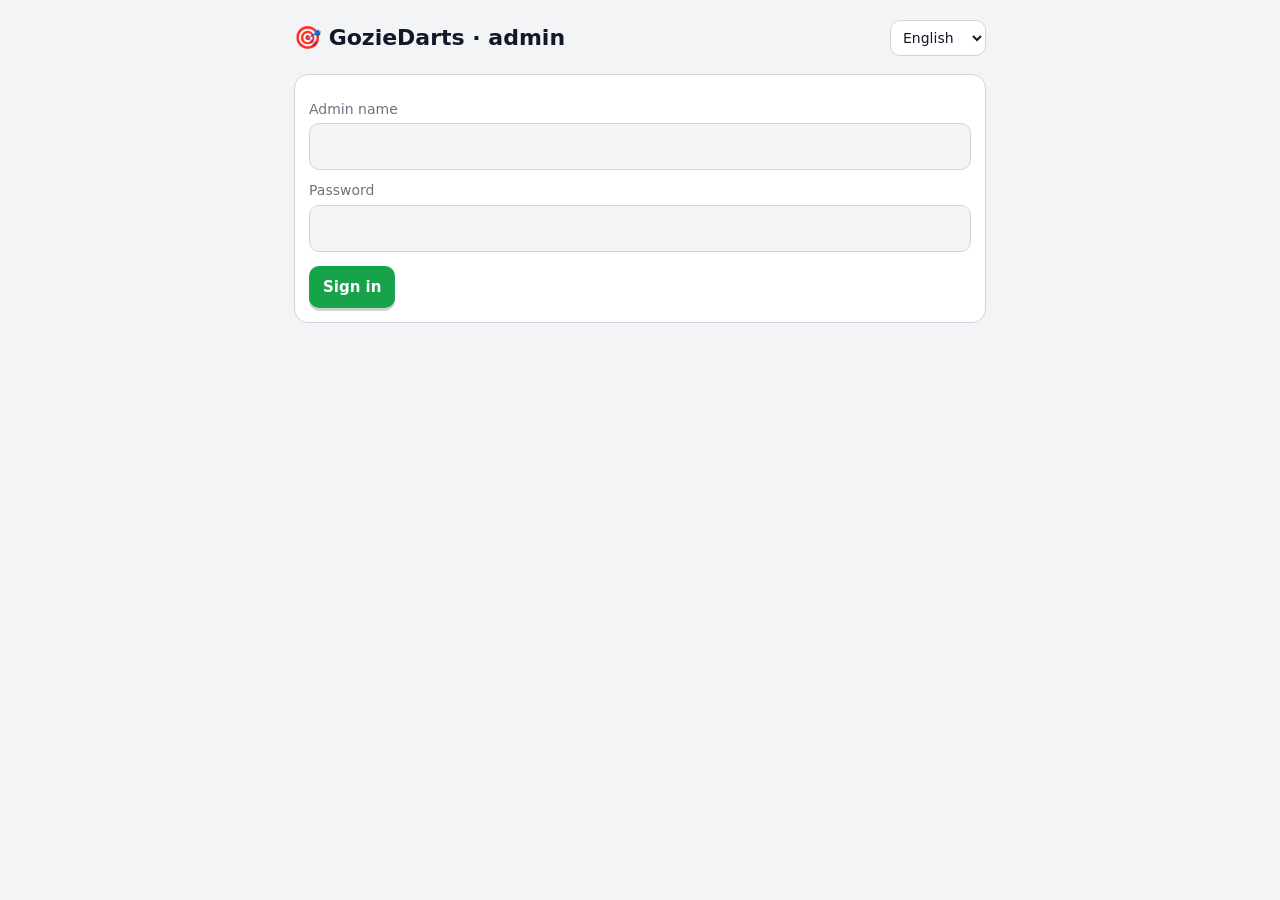
<file: app/admin.html>
<!doctype html>
<html lang="hu"><head><meta charset="utf-8"><meta name="viewport" content="width=device-width,initial-scale=1"><meta name="robots" content="noindex">
<title>GozieDarts – admin</title>
<style>
:root{--bg:#f3f4f6;--card:#fff;--tx:#111827;--mut:#6b7280;--bd:#d1d5db;--ac:#16a34a;--bad:#dc2626}
@media(prefers-color-scheme:dark){:root{--bg:#0f1217;--card:#1a2029;--tx:#f3f4f6;--mut:#9ca3af;--bd:#2d3643}}
*{box-sizing:border-box}body{margin:0;background:var(--bg);color:var(--tx);font:16px/1.45 system-ui,-apple-system,Segoe UI,Roboto,sans-serif}
.w{max-width:720px;margin:0 auto;padding:12px 14px 60px}h1{font-size:22px;margin:10px 0}h2{font-size:17px;margin:0 0 8px}
.top{display:flex;align-items:center;gap:8px}.top h1{flex:1;margin:10px 0;min-width:0;overflow:hidden;text-overflow:ellipsis;white-space:nowrap}
.c{background:var(--card);border:1px solid var(--bd);border-radius:14px;padding:14px;margin:10px 0}
label{display:block;margin:10px 0 4px;color:var(--mut);font-size:14px}
input[type=text],input[type=password],input[type=search]{width:100%;padding:11px;border-radius:10px;border:1px solid var(--bd);background:var(--bg);color:var(--tx);font:inherit}
input[type=color]{width:56px;height:42px;padding:2px;border-radius:10px;border:1px solid var(--bd);background:var(--bg)}
button{padding:10px 14px;border:0;border-radius:10px;background:var(--ac);color:#fff;font:600 15px system-ui;cursor:pointer}
a.btn{display:inline-block;padding:7px 10px;border-radius:10px;font:600 14px system-ui;text-decoration:none;color:var(--tx);border:1px solid var(--bd);white-space:nowrap}
button.g{background:transparent;color:var(--tx);border:1px solid var(--bd)}button.d{background:var(--bad)}button.s{padding:7px 10px;font-size:14px}
.row{display:flex;gap:8px;flex-wrap:wrap;align-items:center}.row>.grow{flex:1;min-width:120px}
.tabs{display:flex;gap:6px;margin:6px 0;overflow-x:auto;scrollbar-width:none}.tabs::-webkit-scrollbar{display:none}.tabs button{flex:1 0 auto;white-space:nowrap;padding:10px 12px;font-size:14px}.tabs button:not(.on){background:transparent;color:var(--tx);border:1px solid var(--bd)}
.u{display:flex;gap:8px;align-items:center;padding:9px 0;border-top:1px solid var(--bd);flex-wrap:wrap}.u:first-child{border-top:0}.u .n{flex:1;min-width:130px;word-break:break-word}
.m{color:var(--mut);font-size:13px}.bad{color:var(--bad)}.ok{color:var(--ac)}.badge{font-size:12px;padding:2px 7px;border-radius:99px;border:1px solid var(--bd);color:var(--mut)}
.res{font:700 22px ui-monospace,Menlo,Consolas,monospace;letter-spacing:1px;text-align:center;margin:10px 0;user-select:all;word-break:break-all}
#toast{position:fixed;left:50%;bottom:20px;transform:translateX(-50%);background:#111;color:#fff;padding:10px 16px;border-radius:99px;opacity:0;transition:.2s;pointer-events:none;z-index:9}#toast.on{opacity:.95}
.ov{position:fixed;inset:0;background:rgba(0,0,0,.5);display:flex;align-items:center;justify-content:center;padding:16px;z-index:8}.ov .c{max-width:420px;width:100%;margin:0}
a.ul{color:var(--tx);text-decoration:underline}
button{min-height:42px;box-shadow:0 3px 0 rgba(0,0,0,.18)}button.g,button.s.g{box-shadow:none}button.s{min-height:36px}
.bk{display:inline-flex;align-items:center;justify-content:center;width:46px;height:46px;border-radius:14px;border:1px solid var(--bd);background:var(--card);color:var(--tx);font-size:24px;text-decoration:none;flex:none}
.kp{display:grid;grid-template-columns:repeat(4,minmax(0,1fr));gap:8px;margin:10px 0}.kt{background:var(--card);border:1px solid var(--bd);border-radius:12px;padding:10px 4px;text-align:center;cursor:pointer;color:var(--tx);box-shadow:none;min-height:0;font-weight:400}
.kt b{display:block;font-size:22px}.kt span{display:block;font-size:12px;color:var(--mut)}.kt.hot{border-color:var(--bad)}.kt.hot b{color:var(--bad)}
.chips{display:flex;gap:6px;flex-wrap:wrap;margin:8px 0}.chips button{background:var(--bg);color:var(--tx);border:1px solid var(--bd);border-radius:99px;padding:6px 14px;min-height:0;box-shadow:none;font-weight:400}.chips button.on{background:var(--ac);color:#fff;border-color:var(--ac)}
details.c>summary{cursor:pointer;font-weight:600;list-style:none}details.c>summary::-webkit-details-marker{display:none}details.c>summary::after{content:"▾";float:right;color:var(--mut)}
.pv{display:flex;align-items:center;gap:10px;padding:12px;border:1px dashed var(--bd);border-radius:12px;margin:8px 0}.pv img{height:32px;width:32px;object-fit:contain;border-radius:6px}.pv b{font-size:18px;flex:1}.pv span{background:var(--ac);color:#fff;border-radius:10px;padding:6px 12px;font-weight:600;font-size:14px}
.mn button{display:block;width:100%;margin:6px 0;text-align:left}
@media(max-width:420px){.kp{grid-template-columns:repeat(2,minmax(0,1fr))}}

.bn{position:fixed;left:0;right:0;bottom:0;display:flex;background:var(--card);border-top:1px solid var(--bd);padding-bottom:env(safe-area-inset-bottom);z-index:7}
.bn button{flex:1;position:relative;display:flex;flex-direction:column;align-items:center;gap:1px;background:none;color:var(--mut);box-shadow:none;border-radius:0;min-height:60px;padding:8px 2px 6px;font:600 12px system-ui}
.bn button i{font-style:normal;font-size:22px;line-height:1.1}.bn button.on{color:var(--ac)}.bn button.on:before{content:"";position:absolute;top:0;left:22%;right:22%;height:3px;border-radius:0 0 3px 3px;background:var(--ac)}
.bn em{position:absolute;top:5px;left:calc(50% + 6px);min-width:18px;padding:0 5px;border-radius:99px;background:var(--bad);color:#fff;font:700 11px/18px system-ui;font-style:normal;text-align:center;display:none}
.w{padding-bottom:96px}#toast{bottom:84px}
.u{cursor:pointer;padding:12px 0;min-height:60px}.u .dots{width:44px;min-height:44px;font-size:20px;padding:0}.u .n b{font-size:17px}
.c>.row>button.s{flex:1 1 auto;min-height:44px}
.btn2{display:block;text-align:center;padding:12px;border-radius:10px;border:1px solid var(--bd);color:var(--tx);text-decoration:none;font-weight:600;margin:6px 0}
.mn select{width:100%;margin:2px 0 6px;min-height:44px}
input[type=search],input[type=text],input[type=password]{min-height:46px;font-size:16px}
.chips button{min-height:40px;padding:8px 16px}
@media(min-width:760px){.bn{left:50%;right:auto;width:720px;transform:translateX(-50%);border:1px solid var(--bd);border-bottom:0;border-radius:14px 14px 0 0}}
</style></head><body><div class="w" id="app"></div><div id="toast"></div>
<script>
const I18N_D=[["🎯 GozieDarts · admin","🎯 GozieDarts · admin","🎯 GozieDarts · Admin"],["Admin neve","Admin name","Admin-Name"],["Jelszó","Password","Passwort"],["Belépés","Sign in","Anmelden"],["A munkamenet lejárt, jelentkezz be újra.","Your session has expired, please sign in again.","Die Sitzung ist abgelaufen, bitte melde dich erneut an."],["Ez a fiók nem adminisztrátor.","This account is not an administrator.","Dieses Konto ist kein Administrator."],["Ez a fiók nem adminisztrátor, ezért a játékban bejelentkezve marad. Jelentkezz be admin fiókkal.","This account is not an administrator, so it stays signed in to the game. Sign in with an admin account.","Dieses Konto ist kein Administrator und bleibt deshalb im Spiel angemeldet. Melde dich mit einem Admin-Konto an."],["Hiba","Error","Fehler"],["Vissza a játékhoz","Back to the game","Zurück zum Spiel"],["Kijelentkezés","Sign out","Abmelden"],["Kijelentkezés az adminból és a játékból is","Sign out of the admin page and the game","Von Admin-Seite und Spiel abmelden"],["fiók","accounts","Konten"],["jelszókérés","password requests","PW-Anfragen"],["nyitott jelentés","open reports","offene Meldungen"],["felfüggesztett","suspended","gesperrt"],["👥 Játékosok","👥 Players","👥 Spieler"],["👥 Játékosok · {}","👥 Players · {}","👥 Spieler · {}"],["🚩 Jelentések","🚩 Reports","🚩 Meldungen"],["🚩 Jelentések · {}","🚩 Reports · {}","🚩 Meldungen · {}"],["🎨 Klub","🎨 Club","🎨 Verein"],["⬆️ Frissítés","⬆️ Update","⬆️ Update"],["⬆️ Frissítés · 🆕","⬆️ Update · 🆕","⬆️ Update · 🆕"],["Keresés névre…","Search by name…","Nach Name suchen…"],["Mind","All","Alle"],["Admin","Admin","Admin"],["Felfüggesztett","Suspended","Gesperrt"],["Itt a regisztrált online fiókok vannak. A helyi játékosok (csak a saját böngészőjükben mentett nevek) nem itt jelennek meg – ők fiók nélkül is játszhatnak.","This lists the registered online accounts. Local players (names saved only in their own browser) do not appear here – they can play without an account.","Hier stehen die registrierten Online-Konten. Lokale Spieler (nur im eigenen Browser gespeicherte Namen) erscheinen hier nicht – sie können auch ohne Konto spielen."],["➕ Új játékos","➕ New player","➕ Neuer Spieler"],["Név","Name","Name"],["Jelszó (üresen: automatikus)","Password (empty: automatic)","Passwort (leer: automatisch)"],["Hozzáadás","Add","Hinzufügen"],["A játékos az első belépés után a saját jelszavát is tudja használni; a jelszó utólag bármikor újra beállítható.","After the first sign-in the player can set their own password; the password can be reset at any time.","Nach der ersten Anmeldung kann der Spieler ein eigenes Passwort verwenden; das Passwort kann jederzeit neu gesetzt werden."],["Játékos létrehozva","Player created","Spieler angelegt"],["Add át neki a belépési adatokat:","Hand over the sign-in details:","Gib ihm die Anmeldedaten weiter:"],["Helyreállító kód: {}","Recovery code: {}","Wiederherstellungscode: {}"],["Ez az egyetlen alkalom, amikor látod – írd fel vagy másold ki.","This is the only time you will see this – write it down or copy it.","Das siehst du nur dieses eine Mal – schreibe es auf oder kopiere es."],["Rendben","OK","OK"],["{} fiók","{} accounts","{} Konten"],["🔑 Új jelszót kérnek ({})","🔑 New password requested ({})","🔑 Neues Passwort angefordert ({})"],["kérte: {}","requested: {}","angefordert: {}"],["Új jelszó","New password","Neues Passwort"],["A jelszó beállítása után told át a játékosnak (pl. üzenetben vagy személyesen).","After setting the password, pass it on to the player (e.g. by message or in person).","Gib das Passwort nach dem Setzen an den Spieler weiter (z. B. per Nachricht oder persönlich)."],["alapadmin","base admin","Basis-Admin"],["admin","admin","Admin"],["⏸ felfüggesztve","⏸ suspended","⏸ gesperrt"],["🔑 új jelszót kér","🔑 requests new password","🔑 fordert neues Passwort an"],["Műveletek","Actions","Aktionen"],["Nincs találat.","No results.","Keine Treffer."],["‹ Előző","‹ Previous","‹ Zurück"],["Következő ›","Next ›","Weiter ›"],["🔑 Új jelszó","🔑 New password","🔑 Neues Passwort"],["Admin jog elvétele","Remove admin rights","Admin-Recht entziehen"],["⭐ Legyen admin","⭐ Make admin","⭐ Zum Admin machen"],["Felfüggesztés feloldása","Lift suspension","Sperre aufheben"],["⏸ Felfüggesztés","⏸ Suspend","⏸ Sperren"],["🗑 Fiók törlése","🗑 Delete account","🗑 Konto löschen"],["Bezárás","Close","Schließen"],["Új adminisztrátor","New administrator","Neuer Administrator"],["{} is kezelni tudja majd a játékosokat, a jelentéseket és a klub beállításait. A további adminok kijelölése továbbra is csak az alapadminé.","{} will also be able to manage players, reports and the club settings. Appointing further admins remains reserved for the base admin.","{} kann dann ebenfalls Spieler, Meldungen und die Vereinseinstellungen verwalten. Weitere Admins zu ernennen bleibt dem Basis-Admin vorbehalten."],["{} nem lesz többé adminisztrátor.","{} will no longer be an administrator.","{} ist nicht mehr Administrator."],["Legyen admin","Make admin","Zum Admin machen"],["Elvétel","Remove","Entziehen"],["Kész.","Done.","Fertig."],["Új jelszó: {}","New password: {}","Neues Passwort: {}"],["Az új jelszóval a játékos minden eszközről kijelentkezik. Üresen hagyva a rendszer generál egyet.","With the new password the player is signed out on all devices. If left empty, one is generated.","Mit dem neuen Passwort wird der Spieler auf allen Geräten abgemeldet. Bleibt das Feld leer, wird eines erzeugt."],["Új jelszó (min. 6 karakter)","New password (min. 6 characters)","Neues Passwort (mind. 6 Zeichen)"],["Mégse","Cancel","Abbrechen"],["Beállítás","Set","Setzen"],["Jelszó beállítva","Password set","Passwort gesetzt"],["Add át a játékosnak:","Hand this over to the player:","Gib dies an den Spieler weiter:"],["Felfüggesztés: {}","Suspension: {}","Sperre: {}"],["A játékos a felfüggesztés alatt nem tud bejelentkezni és online játszani. Belépéskor látja, meddig tart, és fellebbezhet.","While suspended the player cannot sign in or play online. On sign-in they see how long it lasts and can appeal.","Während der Sperre kann sich der Spieler nicht anmelden und nicht online spielen. Beim Anmelden sieht er, wie lange sie dauert, und kann Einspruch erheben."],["Hány napra? (0 = határozatlan ideig)","For how many days? (0 = indefinitely)","Für wie viele Tage? (0 = unbefristet)"],["{} nap","{} days","{} Tage"],["1 nap","1 day","1 Tag"],["Felfüggesztés","Suspend","Sperren"],["Felfüggesztve.","Suspended.","Gesperrt."],["Fiók törlése","Delete account","Konto löschen"],["{} fiókja és adatai véglegesen törlődnek.","The account and data of {} will be permanently deleted.","Das Konto und die Daten von {} werden endgültig gelöscht."],["Törlés","Delete","Löschen"],["Sértő név","Offensive name","Anstößiger Name"],["Sértő üzenet","Offensive message","Anstößige Nachricht"],["Csalás","Cheating","Betrug"],["Zaklatás","Harassment","Belästigung"],["Egyéb","Other","Sonstiges"],["Nyitott","Open","Offen"],["Elvetve","Dismissed","Abgewiesen"],["Intézkedés történt","Action taken","Maßnahme ergriffen"],["Betöltés…","Loading…","Lädt…"],["📨 Fellebbezés","📨 Appeal","📨 Einspruch"],["Elutasítás","Reject","Ablehnen"],["🗑 Törlés","🗑 Delete","🗑 Löschen"],["jelentette:","reported","meldete"],["Megjelölt üzenet ({} írta):","Flagged message (written by {}):","Markierte Nachricht (geschrieben von {}):"],["Megjelölt üzenetek ({} írta):","Flagged messages (written by {}):","Markierte Nachrichten (geschrieben von {}):"],["Elvetés","Dismiss","Abweisen"],["🗑 Jelentés törlése","🗑 Delete report","🗑 Meldung löschen"],["🗑 Lezártak törlése ({})","🗑 Delete closed ({})","🗑 Abgeschlossene löschen ({})"],["Nincs jelentés.","No reports.","Keine Meldungen."],["Felfüggesztett játékosok ({})","Suspended players ({})","Gesperrte Spieler ({})"],["📨 fellebbezett","📨 appealed","📨 Einspruch erhoben"],["Feloldás","Lift","Aufheben"],["Feloldva.","Lifted.","Aufgehoben."],["Törölve.","Deleted.","Gelöscht."],["Mentve.","Saved.","Gespeichert."],["Lezárt jelentések törlése","Delete closed reports","Abgeschlossene Meldungen löschen"],["Az összes elvetett vagy lezárt jelentés és fellebbezés törlődik. A nyitottak megmaradnak.","All dismissed or closed reports and appeals will be deleted. Open ones are kept.","Alle abgewiesenen oder abgeschlossenen Meldungen und Einsprüche werden gelöscht. Offene bleiben erhalten."],["Klub megjelenése","Club appearance","Erscheinungsbild des Vereins"],["Klub neve (a nyitóképen, bal felül)","Club name (top left of the start screen)","Vereinsname (oben links auf dem Startbildschirm)"],["Új játék","New game","Neues Spiel"],["Főszín","Main colour","Hauptfarbe"],["Alapszín","Default colour","Standardfarbe"],["Regisztráció","Registration","Registrierung"],["Nyílt regisztráció (bárki létrehozhat fiókot)","Open registration (anyone can create an account)","Offene Registrierung (jeder kann ein Konto anlegen)"],["Kikapcsolva csak te hozhatsz létre fiókot a Játékosok fülön; a már meglévő fiókok használhatók maradnak.","When off, only you can create accounts on the Players tab; existing accounts keep working.","Ausgeschaltet kannst nur du im Tab „Spieler“ Konten anlegen; bestehende Konten bleiben nutzbar."],["Logó (nem kötelező)","Logo (optional)","Logo (optional)"],["A kép automatikusan kisebbre lesz méretezve.","The image is scaled down automatically.","Das Bild wird automatisch verkleinert."],["Mentés","Save","Speichern"],["A változás a játékosoknál a következő megnyitáskor jelenik meg.","Players will see the change the next time they open the app.","Die Spieler sehen die Änderung beim nächsten Öffnen der App."],["Logó mentve.","Logo saved.","Logo gespeichert."],["Logó törölve.","Logo deleted.","Logo gelöscht."],["Ezt a képet nem lehet beolvasni.","This image cannot be read.","Dieses Bild kann nicht gelesen werden."],["Túl világos – válassz sötétebbet.","Too light – choose a darker one.","Zu hell – wähle eine dunklere."],["Kiadások lekérdezése a GitHubról…","Checking releases on GitHub…","Releases werden von GitHub abgefragt…"],["Telepített verzió:","Installed version:","Installierte Version:"],["Forrás:","Source:","Quelle:"],["(GitHub kiadások)","(GitHub releases)","(GitHub-Releases)"],["A GitHub nem érhető el:","GitHub cannot be reached:","GitHub ist nicht erreichbar:"],["✔ Naprakész vagy.","✔ You are up to date.","✔ Du bist auf dem neuesten Stand."],["✔ Naprakész vagy (v{}).","✔ You are up to date (v{}).","✔ Du bist auf dem neuesten Stand (v{})."],["🆕 Elérhető új verzió:","🆕 New version available:","🆕 Neue Version verfügbar:"],["Keresés most","Check now","Jetzt prüfen"],["A tárhelyen hiányzik a PHP ZipArchive bővítmény.","The PHP ZipArchive extension is missing on this host.","Auf dem Hosting fehlt die PHP-Erweiterung ZipArchive."],["A webszerver nem tudja írni az alkalmazás fájljait.","The web server cannot write the application files.","Der Webserver kann die Anwendungsdateien nicht schreiben."],["A tárhely nem tud kimenő HTTPS kéréseket indítani.","This host cannot make outgoing HTTPS requests.","Das Hosting kann keine ausgehenden HTTPS-Anfragen senden."],["Nincs leírás a kiadáshoz.","This release has no description.","Zu diesem Release gibt es keine Beschreibung."],["Ezen a tárhelyen nem telepíthető automatikusan:","Cannot be installed automatically on this host:","Auf diesem Hosting nicht automatisch installierbar:"],["Frissíts a fájlok kézi feltöltésével (lásd az INSTALL útmutató „Frissítés” fejezetét). A darts-config.php és a darts-data mappa maradjon érintetlen.","Update by uploading the files by hand (see the “Updating” chapter of the INSTALL guide). Leave darts-config.php and the darts-data folder untouched.","Aktualisiere durch manuelles Hochladen der Dateien (siehe Kapitel „Aktualisierung“ der INSTALL-Anleitung). darts-config.php und der Ordner darts-data bleiben unberührt."],["A frissítést csak az alapadmin (a telepítőben megadott admin) telepítheti.","Only the base admin (the one entered in the installer) can install the update.","Das Update kann nur der Basis-Admin (der im Installer angegebene Admin) installieren."],["⬆️ Telepítés: v{}","⬆️ Install: v{}","⬆️ Installieren: v{}"],["A cserélt fájlokról biztonsági mentés készül az adatmappába, a darts-config.php fájl és az adatok (fiókok, meccsek) nem változnak. Hiba esetén a korábbi verzió visszaáll.","The replaced files are backed up into the data folder; darts-config.php and the data (accounts, matches) are not changed. On any error the previous version is restored.","Die ersetzten Dateien werden im Datenordner gesichert; darts-config.php und die Daten (Konten, Spiele) bleiben unverändert. Bei einem Fehler wird die vorherige Version wiederhergestellt."],["Frissítés telepítése","Install update","Update installieren"],["A v{} verzió letöltődik a GitHubról és felülírja az alkalmazás fájljait. A klub beállításai és az adatok nem változnak. Folytatod?","Version v{} will be downloaded from GitHub and will overwrite the application files. The club settings and data are not changed. Continue?","Version v{} wird von GitHub heruntergeladen und überschreibt die Anwendungsdateien. Die Vereinseinstellungen und Daten bleiben unverändert. Fortfahren?"],["Telepítés","Install","Installieren"],["Telepítés…","Installing…","Installiere…"],["✔ Frissítve: v{}","✔ Updated: v{}","✔ Aktualisiert: v{}"],["{} fájl cserélve, az ellenőrző összeg egyezett. Biztonsági mentés: {}. Az oldal újratöltődik…","{} files replaced, the checksum matched. Backup: {}. The page will reload…","{} Dateien ersetzt, die Prüfsumme stimmte. Sicherung: {}. Die Seite wird neu geladen…"],["{} fájl cserélve. Biztonsági mentés: {}. Az oldal újratöltődik…","{} files replaced. Backup: {}. The page will reload…","{} Dateien ersetzt. Sicherung: {}. Die Seite wird neu geladen…"],["Menü","Menu","Menü"],["← Vissza a játékhoz","← Back to the game","← Zurück zum Spiel"],["Játékosok","Players","Spieler"],["Jelentések","Reports","Meldungen"],["Klub","Club","Verein"],["Frissítés","Update","Update"],["A fellebbezésedet már elküldted, az admin hamarosan megnézi.","You have already sent your appeal; the admin will look at it soon.","Du hast deinen Einspruch bereits gesendet; der Admin schaut ihn sich bald an."],["A fiókod nincs felfüggesztve.","Your account is not suspended.","Dein Konto ist nicht gesperrt."],["A klub neve nem használható.","This club name cannot be used.","Dieser Vereinsname kann nicht verwendet werden."],["A leg már véget ért.","The leg has already ended.","Das Leg ist bereits beendet."],["A meccs már véget ért.","The match has already ended.","Das Spiel ist bereits beendet."],["A logó https címe vagy a feltöltött kép fájlneve (png, jpg, svg, webp) érvényes.","Only an https address or the file name of an uploaded image (png, jpg, svg, webp) is valid as a logo.","Als Logo ist nur eine https-Adresse oder der Dateiname eines hochgeladenen Bildes (png, jpg, svg, webp) gültig."],["A szerver nem tud írni az adatmappába.","The server cannot write to the data folder.","Der Server kann nicht in den Datenordner schreiben."],["A szerver nem érhető el.","The server cannot be reached.","Der Server ist nicht erreichbar."],["Az adatbázis nem érhető el.","The database is not available.","Die Datenbank ist nicht erreichbar."],["Adminisztrátorra ez nem alkalmazható.","This cannot be applied to an administrator.","Das ist bei einem Administrator nicht anwendbar."],["Adminisztrátort csak az alapadmin jelölhet ki.","Only the base admin can appoint administrators.","Administratoren kann nur der Basis-Admin ernennen."],["Az alapadmin jogát itt nem lehet módosítani.","The base admin's rights cannot be changed here.","Die Rechte des Basis-Admins können hier nicht geändert werden."],["Felfüggesztett játékos nem lehet admin.","A suspended player cannot be an admin.","Ein gesperrter Spieler kann kein Admin sein."],["Másik adminisztrátor jelszavát nem lehet megváltoztatni.","Another administrator's password cannot be changed.","Das Passwort eines anderen Administrators kann nicht geändert werden."],["Ez a szín túl világos (a gombokon fehér a felirat). Válassz sötétebbet.","This colour is too light (button labels are white). Choose a darker one.","Diese Farbe ist zu hell (die Tastenbeschriftung ist weiß). Wähle eine dunklere."],["Egy körben legfeljebb 3 nyíl lehet.","A turn can have at most 3 darts.","Eine Aufnahme kann höchstens 3 Darts haben."],["Hibás Cricket-mód.","Invalid Cricket mode.","Ungültiger Cricket-Modus."],["Hibás Cricket-számok.","Invalid Cricket numbers.","Ungültige Cricket-Zahlen."],["Hibás adat.","Invalid data.","Ungültige Daten."],["Hibás kör ({}).","Invalid turn ({}).","Ungültige Aufnahme ({})."],["Hibás kör.","Invalid turn.","Ungültige Aufnahme."],["Hibás nyíl-adat.","Invalid dart data.","Ungültige Dart-Daten."],["Hibás nyíl.","Invalid dart.","Ungültiger Dart."],["Hibás szorzó.","Invalid multiplier.","Ungültiger Multiplikator."],["Hibás szám.","Invalid number.","Ungültige Zahl."],["Nem ő következik.","It is not their turn.","Er/Sie ist nicht an der Reihe."],["Szabálytalan lépés: {}","Illegal move: {}","Unzulässiger Zug: {}"],["Üres kör.","Empty turn.","Leere Aufnahme."],["Legfeljebb {} függő kihívásod lehet.","You can have at most {} pending challenges.","Du kannst höchstens {} offene Herausforderungen haben."],["Csak HTTPS cím engedélyezett.","Only HTTPS addresses are allowed.","Nur HTTPS-Adressen sind erlaubt."],["A frissítés ki van kapcsolva a darts-config.php fájlban.","Updating is disabled in darts-config.php.","Das Update ist in der darts-config.php deaktiviert."],["Frissítést csak az alapadmin telepíthet.","Only the base admin can install updates.","Updates kann nur der Basis-Admin installieren."],["Ez a verzió már telepítve van.","This version is already installed.","Diese Version ist bereits installiert."],["Ez a verzió nincs a kiadások között.","This version is not among the releases.","Diese Version gehört nicht zu den Releases."],["Érvénytelen verzió.","Invalid version.","Ungültige Version."],["A kiadáshoz nincs letölthető csomag.","This release has no downloadable package.","Zu diesem Release gibt es kein herunterladbares Paket."],["A tárhelyen hiányzik a PHP ZipArchive bővítmény, ezért itt nem telepíthető a frissítés. Frissíts a fájlok kézi feltöltésével (lásd INSTALL).","The PHP ZipArchive extension is missing on this host, so the update cannot be installed here. Update by uploading the files by hand (see INSTALL).","Auf diesem Hosting fehlt die PHP-Erweiterung ZipArchive, daher kann das Update hier nicht installiert werden. Aktualisiere durch manuelles Hochladen der Dateien (siehe INSTALL)."],["Az alkalmazás fájljait a webszerver nem tudja írni, ezért itt nem telepíthető a frissítés. Frissíts a fájlok kézi feltöltésével (lásd INSTALL).","The web server cannot write the application files, so the update cannot be installed here. Update by uploading the files by hand (see INSTALL).","Der Webserver kann die Anwendungsdateien nicht schreiben, daher kann das Update hier nicht installiert werden. Aktualisiere durch manuelles Hochladen der Dateien (siehe INSTALL)."],["A tárhely nem tud kimenő HTTPS kéréseket indítani (nincs cURL / allow_url_fopen).","This host cannot make outgoing HTTPS requests (no cURL / allow_url_fopen).","Dieses Hosting kann keine ausgehenden HTTPS-Anfragen senden (kein cURL / allow_url_fopen)."],["A tárhelyen sem a cURL, sem az allow_url_fopen nem érhető el, ezért nem éri el a GitHubot.","Neither cURL nor allow_url_fopen is available on this host, so it cannot reach GitHub.","Auf diesem Hosting sind weder cURL noch allow_url_fopen verfügbar, daher ist GitHub nicht erreichbar."],["A biztonsági mentés nem készíthető el (írható az adatmappa?). Semmi nem változott.","The backup could not be created (is the data folder writable?). Nothing was changed.","Die Sicherung konnte nicht erstellt werden (ist der Datenordner beschreibbar?). Es wurde nichts geändert."],["Az ideiglenes fájl nem írható.","The temporary file cannot be written.","Die temporäre Datei kann nicht geschrieben werden."],["A letöltés túl nagy.","The download is too large.","Der Download ist zu groß."],["A letöltés nem sikerült: {}","The download failed: {}","Der Download ist fehlgeschlagen: {}"],["A kiadás ellenőrző összeg fájlja nem olvasható.","The release's checksum file cannot be read.","Die Prüfsummendatei des Releases kann nicht gelesen werden."],["Az ellenőrző összeg nem egyezik – a letöltés sérült vagy módosították. Semmi nem változott.","The checksum does not match – the download is corrupt or was modified. Nothing was changed.","Die Prüfsumme stimmt nicht überein – der Download ist beschädigt oder wurde verändert. Es wurde nichts geändert."],["A letöltött csomag nem érvényes zip fájl.","The downloaded package is not a valid zip file.","Das heruntergeladene Paket ist keine gültige Zip-Datei."],["A csomag túl sok fájlt tartalmaz.","The package contains too many files.","Das Paket enthält zu viele Dateien."],["A kicsomagolt csomag túl nagy.","The unpacked package is too large.","Das entpackte Paket ist zu groß."],["A csomag nem GozieDarts kiadásnak látszik.","The package does not look like a GozieDarts release.","Das Paket sieht nicht wie ein GozieDarts-Release aus."],["A csomag nem engedélyezett fájlt tartalmaz: {}","The package contains a file that is not allowed: {}","Das Paket enthält eine nicht erlaubte Datei: {}"],["Egy fájl nem olvasható a csomagból: {}","A file in the package cannot be read: {}","Eine Datei im Paket kann nicht gelesen werden: {}"],["Szintaktikai hiba itt: {} – a frissítés nem települt.","Syntax error in {} – the update was not installed.","Syntaxfehler in {} – das Update wurde nicht installiert."],["A csomag verziója ({}) nem egyezik a kiadáséval ({}). Semmi nem változott.","The package version ({}) does not match the release ({}). Nothing was changed.","Die Paketversion ({}) stimmt nicht mit dem Release ({}) überein. Es wurde nichts geändert."],["A csomag hiányos ({} hiányzik).","The package is incomplete ({} is missing).","Das Paket ist unvollständig ({} fehlt)."],["Egy mappa nem hozható létre: {}. A korábbi verzió visszaállt.","A folder cannot be created: {}. The previous version was restored.","Ein Ordner kann nicht erstellt werden: {}. Die vorherige Version wurde wiederhergestellt."],["Egy fájl nem írható: {}. A korábbi verzió visszaállt.","A file cannot be written: {}. The previous version was restored.","Eine Datei kann nicht geschrieben werden: {}. Die vorherige Version wurde wiederhergestellt."],["A PIN 3–20 karakter lehet.","The PIN can be 3–20 characters long.","Die PIN darf 3–20 Zeichen lang sein."],["A fiókodat ideiglenesen felfüggesztették.","Your account has been temporarily suspended.","Dein Konto wurde vorübergehend gesperrt."],["A jelszó legalább 6 karakter legyen.","The password must be at least 6 characters.","Das Passwort muss mindestens 6 Zeichen haben."],["A kihívás már nem érvényes.","The challenge is no longer valid.","Die Herausforderung ist nicht mehr gültig."],["A név 3–20 karakter lehet (betű, szám, szóköz, . _ -).","The name must be 3–20 characters (letters, digits, spaces, . _ -).","Der Name muss 3–20 Zeichen haben (Buchstaben, Ziffern, Leerzeichen, . _ -)."],["A regisztráció ebben a klubban zárt. Kérd az adminisztrátort, hogy hozza létre a fiókodat.","Registration is closed in this club. Ask the administrator to create your account.","Die Registrierung ist in diesem Club geschlossen. Bitte den Administrator, dein Konto anzulegen."],["A szoba megszűnt.","The room no longer exists.","Der Raum existiert nicht mehr."],["A szoba nem található.","The room was not found.","Der Raum wurde nicht gefunden."],["A szoba tele van. Visszalépéshez a korábbi nevedet add meg.","The room is full. To rejoin, enter your previous name.","Der Raum ist voll. Gib zur Rückkehr deinen früheren Namen ein."],["Add meg a neved.","Enter your name.","Gib deinen Namen ein."],["Add meg a szoba nevét és a saját nevedet.","Enter the room name and your own name.","Gib den Raumnamen und deinen eigenen Namen ein."],["Az ellenfeled már kilépett.","Your opponent has already left.","Dein Gegner hat bereits verlassen."],["Az új jelszó legalább 6 karakter legyen.","The new password must be at least 6 characters.","Das neue Passwort muss mindestens 6 Zeichen haben."],["Betelt a regisztrációk száma.","The registration limit has been reached.","Das Registrierungslimit ist erreicht."],["Betelt a szobák száma, próbáld később.","The maximum number of rooms is reached, try again later.","Die maximale Raumzahl ist erreicht, versuche es später."],["Csak barátnak írhatsz üzenetet.","You can only message friends.","Du kannst nur Freunden Nachrichten schreiben."],["Csak barátokkal van beszélgetés.","Conversations are only with friends.","Unterhaltungen gibt es nur mit Freunden."],["Ebben a szobában a játék véget ért (valaki feladta).","The game in this room is over (someone resigned).","Das Spiel in diesem Raum ist beendet (jemand hat aufgegeben)."],["Ebből a szobából már kiléptél.","You have already left this room.","Du hast diesen Raum bereits verlassen."],["Ehhez nincs jogosultságod.","You are not allowed to do this.","Dazu hast du keine Berechtigung."],["Előbb oldd fel a tiltást.","Unblock them first.","Hebe zuerst die Sperre auf."],["Ez a játékos nem fogad kihívást.","This player does not accept challenges.","Dieser Spieler nimmt keine Herausforderungen an."],["Ez a játékos nem fogad üzenetet.","This player does not accept messages.","Dieser Spieler nimmt keine Nachrichten an."],["Ez a kapcsolat már nem érvényes.","This relationship is no longer valid.","Diese Verbindung ist nicht mehr gültig."],["Ez a név már foglalt.","This name is already taken.","Dieser Name ist bereits vergeben."],["Ez a név nem használható.","This name cannot be used.","Dieser Name kann nicht verwendet werden."],["Ez a név regisztrált fiókhoz tartozik – jelentkezz be vele.","This name belongs to a registered account – log in with it.","Dieser Name gehört zu einem registrierten Konto – melde dich damit an."],["Ez nem a te kihívásod.","This is not your challenge.","Das ist nicht deine Herausforderung."],["Hibás PIN.","Wrong PIN.","Falsche PIN."],["Hibás beállítás.","Invalid setting.","Ungültige Einstellung."],["Hibás dobáslista.","Invalid throw list.","Ungültige Wurfliste."],["Hibás hely.","Invalid seat.","Ungültiger Platz."],["Hibás jelenlegi jelszó.","Wrong current password.","Falsches aktuelles Passwort."],["Hibás jelszó.","Wrong password.","Falsches Passwort."],["Hibás játékbeállítás.","Invalid game setting.","Ungültige Spieleinstellung."],["Hibás név vagy helyreállító kód.","Wrong name or recovery code.","Falscher Name oder Wiederherstellungscode."],["Hibás név vagy jelszó.","Wrong name or password.","Falscher Name oder falsches Passwort."],["Ilyen nevű szoba már van.","A room with this name already exists.","Ein Raum mit diesem Namen existiert bereits."],["Ismeretlen művelet.","Unknown action.","Unbekannte Aktion."],["Jelentkezz be a kihíváshoz.","Log in to challenge.","Melde dich an, um herauszufordern."],["Jelentkezz be újra.","Please log in again.","Bitte melde dich erneut an."],["Jelentkezz be.","Please log in.","Bitte melde dich an."],["Ma már elérted a jelentések maximális számát.","You have reached today's maximum number of reports.","Du hast heute die maximale Anzahl an Meldungen erreicht."],["Magadat nem hívhatod ki.","You cannot challenge yourself.","Du kannst dich nicht selbst herausfordern."],["Magadat nem jelentheted.","You cannot report yourself.","Du kannst dich nicht selbst melden."],["Magaddal nem teheted meg.","You cannot do this to yourself.","Das kannst du nicht mit dir selbst tun."],["Már van függő kihívásod ennek a játékosnak.","You already have a pending challenge to this player.","Du hast diesem Spieler bereits eine offene Herausforderung geschickt."],["Nincs ilyen játékos.","No such player.","Spieler nicht gefunden."],["Nincs ilyen regisztrált játékos.","There is no such registered player.","Es gibt keinen solchen registrierten Spieler."],["Nincs megválaszolandó törlési kérés.","There is no deletion request to answer.","Es gibt keine Löschanfrage zu beantworten."],["Túl nagy kérés.","Request too large.","Anfrage zu groß."],["Túl sok hibás PIN. Próbáld újra néhány perc múlva.","Too many wrong PINs. Try again in a few minutes.","Zu viele falsche PINs. Versuche es in einigen Minuten erneut."],["Túl sok hibás próbálkozás, próbáld később (10 perc).","Too many failed attempts, try again later (10 minutes).","Zu viele Fehlversuche, versuche es später erneut (10 Minuten)."],["Írd le, miért gondolod, hogy tévedés történt.","Explain why you think this was a mistake.","Erkläre, warum du das für einen Irrtum hältst."],["Írj be egy üzenetet.","Enter a message.","Gib eine Nachricht ein."],["határozatlan ideig","indefinitely","unbefristet"]];
let LG="hu";try{LG=localStorage.getItem("darts-lang")}catch(e){}
if(!/^(hu|en|de)$/.test(LG)){const n=(navigator.language||"hu").toLowerCase();LG=/^de/.test(n)?"de":/^en/.test(n)?"en":"hu"}
const LOC={hu:"hu-HU",en:"en-GB",de:"de-DE"}[LG],LNAMES={hu:"Magyar",en:"English",de:"Deutsch"};
document.documentElement.lang=LG;
const I18N_EX=new Map(),I18N_PT=[],nrm=s=>s.replace(/\s+/g," ").trim();
if(LG!="hu"){const li={en:1,de:2}[LG];for(const e of I18N_D){const k=nrm(e[0]),v=e[li];if(k==v)continue;
 if(k.includes("{}"))I18N_PT.push({re:new RegExp("^"+k.split("{}").map(x=>x.replace(/[.*+?^${}()|[\]\\]/g,"\\$&")).join("(.+?)")+"$"),to:v,len:k.length});else I18N_EX.set(k,v)}
 I18N_PT.sort((a,b)=>b.len-a.len)}
function T(v){
 if(LG=="hu"||!v||!/[A-Za-zÀ-ɏ]/.test(v))return v;
 const m=v.match(/^(\s*)([\s\S]*?)(\s*)$/),core=nrm(m[2]);let r=I18N_EX.get(core);
 if(r===undefined)for(const p of I18N_PT){const x=p.re.exec(core);if(x){const c=x.slice(1);let i=0;r=p.to.replace(/\{(\d*)\}/g,(_,n)=>T(c[(n?+n:++i)-1]));break}}
 return r===undefined?v:m[1]+r+m[3]}
const UNT=d=>LG=="hu"?d+"-ig":LG=="en"?"until "+d:"bis "+d;
function trNode(n){const v=n.nodeValue;if(!v||n._tr===v)return;const r=T(v);if(r!==v){n.nodeValue=r;n._tr=r}}
function trAttrs(e){for(const a of ["placeholder","title","aria-label"]){const v=e.getAttribute&&e.getAttribute(a);if(v){const r=T(v);if(r!==v)e.setAttribute(a,r)}}}
function trTree(root){
 if(root.nodeType==3){const p=root.parentNode;if(!p||!/^(SCRIPT|STYLE|TEXTAREA)$/.test(p.tagName))trNode(root);return}
 if(root.nodeType!=1||/^(SCRIPT|STYLE)$/.test(root.tagName))return;
 trAttrs(root);const w=document.createTreeWalker(root,NodeFilter.SHOW_ELEMENT|NodeFilter.SHOW_TEXT);let n;
 while(n=w.nextNode()){if(n.nodeType==3){const p=n.parentNode;if(!p||!/^(SCRIPT|STYLE|TEXTAREA)$/.test(p.tagName))trNode(n)}else trAttrs(n)}}
if(LG!="hu")new MutationObserver(ms=>{for(const m of ms){if(m.type=="childList")m.addedNodes.forEach(trTree);else if(m.type=="characterData")trTree(m.target);else trAttrs(m.target)}})
 .observe(document.documentElement,{childList:true,subtree:true,characterData:true,attributes:true,attributeFilter:["placeholder","title","aria-label"]});
const langSel=()=>`<select id="lsel" aria-label="Nyelv / Language / Sprache" style="padding:8px;border-radius:10px;border:1px solid var(--bd);background:var(--card);color:var(--tx);font:inherit;font-size:14px">${Object.keys(LNAMES).map(k=>`<option value="${k}"${k==LG?" selected":""}>${LNAMES[k]}</option>`).join("")}</select>`;
function langBind(){const e=document.getElementById("lsel");if(e)e.onchange=()=>{try{localStorage.setItem("darts-lang",e.value)}catch(x){}location.reload()}}
const $=document.getElementById("app");
const esc=s=>String(s).replace(/[&<>"']/g,c=>({"&":"&amp;","<":"&lt;",">":"&gt;",'"':"&quot;","'":"&#39;"}[c]));
const API=window.DARTS_API||"api.php";
let FLT="",UPD_N=0,ME_PRI=false,A=null,TAB="users",Q="",OFF=0,CLUB={};
const SK="darts-acc";
function saveA(){try{localStorage.setItem(SK,JSON.stringify({name:A.name,token:A.token}))}catch(e){}}
function dropA(){A=null;try{localStorage.removeItem(SK)}catch(e){}}
try{const o=JSON.parse(localStorage.getItem(SK)||"null");if(o&&o.name&&o.token)A={name:o.name,token:o.token}}catch(e){}
function toast(t){const e=document.getElementById("toast");e.textContent=t;e.classList.add("on");setTimeout(()=>e.classList.remove("on"),2200)}
async function api(a,d){
 try{const r=await fetch(API+"?a="+a,{method:"POST",headers:{"Content-Type":"application/json"},body:JSON.stringify(Object.assign({},d||{},A?{uname:A.name,token:A.token}:{}))});
  const j=await r.json();if(j.auth&&A){dropA();login("A munkamenet lejárt, jelentkezz be újra.")}return j}
 catch(e){return{ok:0,err:"A szerver nem érhető el."}}
}
function dlg(html){const d=document.createElement("div");d.className="ov";d.innerHTML=`<div class="c">${html}</div>`;d.onclick=e=>{if(e.target===d)d.remove()};document.body.appendChild(d);return d}
function confirmBox(title,text,btn,f){const d=dlg(`<h2>${esc(title)}</h2><div>${esc(text)}</div><div class="row" style="margin-top:12px;justify-content:flex-end"><button class="g" id="cn">Mégse</button><button class="d" id="ok">${esc(btn)}</button></div>`);d.querySelector("#cn").onclick=()=>d.remove();d.querySelector("#ok").onclick=()=>{d.remove();f()}}
function login(msg){
 $.innerHTML=`<div class="top"><h1>🎯 GozieDarts · admin</h1>${langSel()}</div><form class="c" id="lf">${msg?`<p class="bad">${esc(msg)}</p>`:""}<label>Admin neve</label><input type="text" id="ln" autocomplete="username"><label>Jelszó</label><input type="password" id="lp" autocomplete="current-password"><div style="margin-top:14px"><button type="submit">Belépés</button></div></form>`;langBind();
 document.getElementById("lf").onsubmit=async e=>{e.preventDefault();
  const r=await api("login",{name:document.getElementById("ln").value,pw:document.getElementById("lp").value});
  if(!r.ok)return login(r.err||"Hiba");
  if(!r.admin)return login("Ez a fiók nem adminisztrátor.");
  A={name:r.name,token:r.token};saveA();
  start()}
}
async function start(){
 const me=await api("me");
 if(!me||!me.ok){A=null;return login(me&&me.auth?"":(me&&me.err)||"")}
 if(!me.admin){A=null;return login("Ez a fiók nem adminisztrátor, ezért a játékban bejelentkezve marad. Jelentkezz be admin fiókkal.")}
 const c=await api("cfg");if(c&&c.ok){CLUB=c;if(c.color)document.documentElement.style.setProperty("--ac",c.color)}
 render();cnt()
}
function render(){
 const tabs=[["users","👥","Játékosok"],["reports","🚩","Jelentések"],["club","🎨","Klub"],["upd","⬆️","Frissítés"]];
 $.innerHTML=`<div class="top"><a class="bk" href="index.html" aria-label="Vissza a játékhoz" title="Vissza a játékhoz">←</a><h1>🎯 ${esc(CLUB.club||"GozieDarts")}<small class="m" style="font-weight:400"> admin</small></h1><button class="g s mb" id="mn" aria-label="Menü" title="Menü">☰</button></div>
 <div id="tb"></div><nav class="bn">${tabs.map(([k,ic,l])=>`<button data-t="${k}" class="${TAB==k?"on":""}"><i>${ic}</i><span>${l}</span><em class="bd0"></em></button>`).join("")}</nav>`;
 document.getElementById("mn").onclick=()=>{const d=dlg(`<h2>Menü</h2><div class="mn"><label>Nyelv / Language / Sprache</label>${langSel()}<a class="btn2" href="index.html">← Vissza a játékhoz</a><button class="g" id="lo" title="Kijelentkezés az adminból és a játékból is">Kijelentkezés</button><button class="g" id="cl">Bezárás</button></div>`);langBind();d.querySelector("#cl").onclick=()=>d.remove();d.querySelector("#lo").onclick=async()=>{await api("logout");dropA();d.remove();login()}};
 kpi();
 document.querySelectorAll(".bn button").forEach(b=>b.onclick=()=>{TAB=b.dataset.t;window.scrollTo(0,0);render()});
 ({users:tUsers,reports:tReports,club:tClub,upd:tUpd})[TAB]();if(TAB!="reports")cnt();if(TAB!="upd")updBadge()
}
// ----- játékosok -----
async function tUsers(){
 const tb=document.getElementById("tb");
 tb.innerHTML=`<div class="c" id="rq" style="display:none;border-color:var(--bad)"></div>
 <div class="c"><div class="row"><input type="search" class="grow" id="q" placeholder="Keresés névre…" value="${esc(Q)}"><span class="m" id="tot"></span></div>
 <div class="chips" id="flt">${[["","Mind"],["adm","Admin"],["ban","Felfüggesztett"]].map(([k,l])=>`<button data-f="${k}" class="${FLT==k?"on":""}">${l}</button>`).join("")}</div>
 <div id="ul" style="margin-top:6px"></div><div class="row" id="pg" style="margin-top:8px;justify-content:center"></div><div class="m" style="margin-top:6px">Itt a regisztrált online fiókok vannak. A helyi játékosok (csak a saját böngészőjükben mentett nevek) nem itt jelennek meg – ők fiók nélkül is játszhatnak.</div></div>
 <details class="c"><summary>➕ Új játékos</summary><div class="row" style="margin-top:10px"><input type="text" class="grow" id="an" placeholder="Név" maxlength="20"><input type="text" class="grow" id="ap" placeholder="Jelszó (üresen: automatikus)"><button id="ab">Hozzáadás</button></div><div class="m" style="margin-top:6px">A játékos az első belépés után a saját jelszavát is tudja használni; a jelszó utólag bármikor újra beállítható.</div></details>`;
 document.querySelectorAll("#flt button").forEach(b=>b.onclick=()=>{FLT=b.dataset.f;document.querySelectorAll("#flt button").forEach(x=>x.classList.toggle("on",x==b));list()});
 document.getElementById("ab").onclick=async()=>{const r=await api("adm_user_add",{name:document.getElementById("an").value,pw:document.getElementById("ap").value});
  if(!r.ok)return toast(r.err||"Hiba");
  secret("Játékos létrehozva","Add át neki a belépési adatokat:",r.name,r.pw,"Helyreállító kód: "+r.code);OFF=0;Q="";tUsers()};
 let tm;document.getElementById("q").oninput=e=>{Q=e.target.value;OFF=0;clearTimeout(tm);tm=setTimeout(list,250)};
 list();
}
async function list(){
 const r=await api("adm_users",{q:Q,off:OFF});const ul=document.getElementById("ul");if(!ul)return;
 if(!r.ok){ul.innerHTML=`<div class="bad">${esc(r.err||"Hiba")}</div>`;return}
 ME_PRI=!!r.me_pri;document.getElementById("tot").textContent=r.total+" fiók";
 if(Q===""&&OFF===0){const rq=document.getElementById("rq");const L=r.reqs||[];
  if(L.length){rq.style.display="";rq.innerHTML=`<h2>🔑 Új jelszót kérnek (${L.length})</h2>`+L.map((u,i)=>`<div class="u"><div class="n"><b>${esc(u.name)}</b><div class="m">kérte: ${new Date(u.req*1000).toLocaleString(LOC)}</div></div><button class="s" data-i="${i}">Új jelszó</button></div>`).join("")+`<div class="m" style="margin-top:6px">A jelszó beállítása után told át a játékosnak (pl. üzenetben vagy személyesen).</div>`;
   rq.querySelectorAll("button").forEach(b=>b.onclick=()=>act("pw",L[+b.dataset.i].name))}
  else{rq.style.display="none";rq.innerHTML=""}
  }
 STAT.users=r.total;STAT.reqs=(Q===""&&OFF===0)?(r.reqs||[]).length:STAT.reqs;kpi();
 const U=r.users.map((u,i)=>({u,i})).filter(x=>FLT=="adm"?(x.u.adm||x.u.pri):FLT=="ban"?x.u.ban:true);
 ul.innerHTML=U.length?U.map(({u,i})=>`<div class="u" data-i="${i}"><div class="n"><b>${esc(u.name)}</b> ${u.pri?'<span class="badge">alapadmin</span>':u.adm?'<span class="badge">admin</span>':""}${u.ban?` <span class="badge bad">${T("⏸ felfüggesztve")}${u.until?" · "+UNT(new Date(u.until*1000).toLocaleDateString(LOC)):""}</span>`:""}${u.req?' <span class="badge bad">🔑 új jelszót kér</span>':""}<div class="m">${u.created?new Date(u.created*1000).toLocaleDateString(LOC):""}</div></div><button class="g s dots" aria-label="Műveletek">⋯</button></div>`).join(""):'<div class="m">Nincs találat.</div>';
 ul.querySelectorAll(".u[data-i]").forEach(b=>b.onclick=()=>umenu(r.users[+b.dataset.i]));
 const pg=document.getElementById("pg");pg.innerHTML="";
 if(OFF>0){const b=document.createElement("button");b.className="g s";b.textContent="‹ Előző";b.onclick=()=>{OFF=Math.max(0,OFF-50);list()};pg.appendChild(b)}
 if(OFF+50<r.total){const b=document.createElement("button");b.className="g s";b.textContent="Következő ›";b.onclick=()=>{OFF+=50;list()};pg.appendChild(b)}
}
function umenu(u){
 const d=dlg(`<h2>${esc(u.name)}</h2><div class="mn"><button class="g" data-a="pw">🔑 Új jelszó</button>${ME_PRI&&!u.pri&&!u.ban?`<button class="g" data-a="${u.adm?"unadmin":"admin"}">${u.adm?"Admin jog elvétele":"⭐ Legyen admin"}</button>`:""}${u.adm?"":`<button class="g" data-a="${u.ban?"unban":"ban"}">${u.ban?"Felfüggesztés feloldása":"⏸ Felfüggesztés"}</button><button class="g bad" data-a="delete">🗑 Fiók törlése</button>`}<button class="g" id="cl">Bezárás</button></div>`);
 d.querySelectorAll("[data-a]").forEach(b=>b.onclick=()=>{d.remove();act(b.dataset.a,u.name)});d.querySelector("#cl").onclick=()=>d.remove()}
function secret(title,text,name,pw,extra){dlg(`<h2>${esc(title)}</h2><div>${esc(text)}</div><div class="m" style="margin-top:8px">Név</div><div class="res" style="font-size:18px">${esc(name)}</div><div class="m">Jelszó</div><div class="res">${esc(pw)}</div>${extra?`<div class="m">${esc(extra)}</div>`:""}<div class="m" style="margin-top:8px">Ez az egyetlen alkalom, amikor látod – írd fel vagy másold ki.</div><div class="row" style="margin-top:12px;justify-content:flex-end"><button onclick="this.closest('.ov').remove()">Rendben</button></div>`)}
function act(op,name){
 if(op=="admin"||op=="unadmin"){const on=op=="admin";return confirmBox(on?"Új adminisztrátor":"Admin jog elvétele",on?name+" is kezelni tudja majd a játékosokat, a jelentéseket és a klub beállításait. A további adminok kijelölése továbbra is csak az alapadminé.":name+" nem lesz többé adminisztrátor.",on?"Legyen admin":"Elvétel",async()=>{const r=await api("adm_admin",{name,on});if(!r.ok)return toast(r.err||"Hiba");toast("Kész.");list()})}
 if(op=="pw"){const d=dlg(`<h2>Új jelszó: ${esc(name)}</h2><div class="m">Az új jelszóval a játékos minden eszközről kijelentkezik. Üresen hagyva a rendszer generál egyet.</div><input type="text" id="np" placeholder="Új jelszó (min. 6 karakter)" style="margin-top:10px"><div class="row" style="margin-top:12px;justify-content:flex-end"><button class="g" id="cn">Mégse</button><button id="ok">Beállítás</button></div>`);
  d.querySelector("#cn").onclick=()=>d.remove();
  d.querySelector("#ok").onclick=async()=>{const r=await api("adm_pw",{name,pw:d.querySelector("#np").value});if(!r.ok)return toast(r.err||"Hiba");d.remove();secret("Jelszó beállítva","Add át a játékosnak:",r.name,r.pw);if(document.getElementById("ul"))list()};return}
 if(op=="ban"){const d=dlg(`<h2>Felfüggesztés: ${esc(name)}</h2><div class="m">A játékos a felfüggesztés alatt nem tud bejelentkezni és online játszani. Belépéskor látja, meddig tart, és fellebbezhet.</div><label>Hány napra? (0 = határozatlan ideig)</label><input type="text" inputmode="numeric" id="dy" value="7"><div class="row" style="margin-top:8px">${[1,3,7,14,30].map(n=>`<button class="g s" data-d="${n}">${n} nap</button>`).join("")}</div><div class="row" style="margin-top:12px;justify-content:flex-end"><button class="g" id="cn">Mégse</button><button class="d" id="ok">Felfüggesztés</button></div>`);
  d.querySelectorAll("[data-d]").forEach(x=>x.onclick=()=>d.querySelector("#dy").value=x.dataset.d);
  d.querySelector("#cn").onclick=()=>d.remove();
  d.querySelector("#ok").onclick=async()=>{const days=Math.max(0,parseInt(d.querySelector("#dy").value,10)||0);const r=await api("adm_act",{op:"ban",name,days});if(!r.ok)return toast(r.err||"Hiba");d.remove();toast("Felfüggesztve.");render()};return}
 const t={unban:null,delete:["Fiók törlése",name+" fiókja és adatai véglegesen törlődnek.","Törlés"]}[op];
 const go=async()=>{const r=await api("adm_act",{op,name});if(!r.ok)return toast(r.err||"Hiba");toast("Kész.");render()};
 t?confirmBox(t[0],t[1],t[2],go):go();
}
// ----- jelentések -----
const WHY={name:"Sértő név",chat:"Sértő üzenet",cheat:"Csalás",harass:"Zaklatás",other:"Egyéb"};
const fdt=t=>new Date(t*1000).toLocaleString(LOC,{dateStyle:"short",timeStyle:"short"});
const STAT={users:null,reqs:0,open:0,bans:0};
function kpi(){const b=(t,n)=>{const e=document.querySelector(`.bn button[data-t=${t}] em`);if(e){e.textContent=n>0?n:"";e.style.display=n>0?"block":"none"}};b("users",STAT.reqs);b("reports",STAT.open);b("upd",UPD_N)}
function setCount(n){STAT.open=n;kpi()}
async function tReports(){
 const tb=document.getElementById("tb");tb.innerHTML='<div class="c m">Betöltés…</div>';
 const r=await api("adm_list");if(!r.ok){tb.innerHTML=`<div class="c bad">${esc(r.err||"Hiba")}</div>`;return}
 const st={open:"Nyitott",dismissed:"Elvetve",actioned:"Intézkedés történt"};
 const nOpen=r.reports.filter(p=>p.st=="open").length,nClosed=r.reports.length-nOpen;STAT.bans=r.bans.length;setCount(nOpen);
 const ul=n=>`<a href="#" class="ul" data-u="${esc(n)}"><b>${esc(n)}</b></a>`;
 const card=(p,i)=>p.kind=="appeal"
  ?`<div class="c" style="border-color:var(--ac)"><div>📨 <b>Fellebbezés</b> – ${ul(p.who)}</div><div class="m">${fdt(p.ts)} · ${esc(T(st[p.st]||""))}</div><div style="margin:6px 0;white-space:pre-wrap">${esc(p.note)}</div>
   <div class="row" style="margin-top:8px">${p.st=="open"?`<button class="s" data-a="unban" data-i="${i}">Felfüggesztés feloldása</button><button class="g s" data-a="dismiss" data-i="${i}">Elutasítás</button>`:`<button class="g s bad" data-a="rep_del" data-i="${i}">🗑 Törlés</button>`}</div></div>`
  :`<div class="c"><div>${ul(p.by)} jelentette: ${ul(p.who)}</div><div class="m">${esc(T(WHY[p.why]||p.why))} · ${fdt(p.ts)} · ${esc(T(st[p.st]||""))}</div>
  ${p.note?`<div style="margin:6px 0">${esc(p.note)}</div>`:""}${p.ctx&&p.ctx.length?`<div style="margin:8px 0"><div class="m">Megjelölt üzenet${p.ctx.length>1?"ek":""} (${esc(p.who)} írta):</div>${p.ctx.map(c=>{const t=typeof c=="string"?c:c.t,ts=typeof c=="string"?0:c.ts;return `<div style="border-left:3px solid var(--bad);padding:4px 10px;margin:4px 0;white-space:pre-wrap;word-break:break-word">${esc(t)}${ts?` <span class="m">${fdt(ts)}</span>`:""}</div>`}).join("")}</div>`:""}
  <div class="row" style="margin-top:8px">${p.st=="open"?`<button class="g s" data-a="ban" data-i="${i}">⏸ Felfüggesztés</button><button class="g s bad" data-a="delete" data-i="${i}">🗑 Fiók törlése</button><button class="g s" data-a="dismiss" data-i="${i}">Elvetés</button>`:`<button class="g s bad" data-a="rep_del" data-i="${i}">🗑 Jelentés törlése</button>`}</div></div>`;
 tb.innerHTML=(nClosed?`<div class="row" style="justify-content:flex-end"><button class="g s bad" id="rc">🗑 Lezártak törlése (${nClosed})</button></div>`:"")
  +(r.reports.length?r.reports.map(card).join(""):'<div class="c m">Nincs jelentés.</div>')
  +(r.bans.length?`<details class="c"><summary>Felfüggesztett játékosok (${r.bans.length})</summary>${r.bans.map(b=>`<div class="u"><span class="n">${ul(b.name)}<div class="m">${b.until?UNT(fdt(b.until)):T("határozatlan ideig")}${b.appeal?" · "+T("📨 fellebbezett"):""}</div></span><button class="g s" data-u2="${esc(b.name)}">Feloldás</button></div>`).join("")}</details>`:"");
 tb.querySelectorAll("button[data-i]").forEach(b=>b.onclick=async()=>{const p=r.reports[+b.dataset.i],a=b.dataset.a;
  if(a=="dismiss"||a=="rep_del"){await api("adm_act",{op:a,rid:p.id});return render()}
  if(a=="unban"){await api("adm_act",{op:"unban",name:p.who});toast("Feloldva.");return render()}
  act(a,p.who)});
 const rc=document.getElementById("rc");if(rc)rc.onclick=()=>confirmBox("Lezárt jelentések törlése","Az összes elvetett vagy lezárt jelentés és fellebbezés törlődik. A nyitottak megmaradnak.","Törlés",async()=>{await api("adm_act",{op:"rep_clear"});toast("Törölve.");render()});
 tb.querySelectorAll("button[data-u2]").forEach(b=>b.onclick=()=>api("adm_act",{op:"unban",name:b.dataset.u2}).then(()=>{toast("Feloldva.");render()}));
 tb.querySelectorAll("a.ul").forEach(x=>x.onclick=e=>{e.preventDefault();TAB="users";Q=x.dataset.u;OFF=0;render()});
}
// ----- klub -----
async function tClub(){
 const tb=document.getElementById("tb");const r=await api("adm_club_get");const c=r.ok?r:CLUB;
 tb.innerHTML=`<div class="c"><h2>Klub megjelenése</h2>
 <label>Klub neve (a nyitóképen, bal felül)</label><input type="text" id="cn" maxlength="40" value="${esc(c.club||"")}" placeholder="GozieDarts">
 <div class="pv"><img id="pvi" alt="" style="display:none"><b id="pvn"></b><span>Új játék</span></div>
 <label>Főszín</label><div class="row"><input type="color" id="cc" value="${esc(c.color||"#16a34a")}"><button class="g s" id="cr">Alapszín</button><span class="m" id="cm"></span></div>
 <label>Regisztráció</label><div class="row"><label style="margin:0;color:var(--tx)"><input type="checkbox" id="rg" ${c.reg===false?"":"checked"} style="width:auto"> Nyílt regisztráció (bárki létrehozhat fiókot)</label></div><div class="m">Kikapcsolva csak te hozhatsz létre fiókot a Játékosok fülön; a már meglévő fiókok használhatók maradnak.</div>
 <label>Logó (nem kötelező)</label><div class="row"><img id="lg" alt="" style="height:44px;width:44px;object-fit:contain;border-radius:8px;border:1px solid var(--bd);display:none"><input type="file" id="lf" accept="image/png,image/jpeg,image/gif,image/webp" style="flex:1;min-width:0"><button class="g s" id="ld" style="display:none">Törlés</button></div><div class="m" id="lm">A kép automatikusan kisebbre lesz méretezve.</div>
 <div style="margin-top:14px" class="row"><button id="cs">Mentés</button></div><div class="m" style="margin-top:8px">A változás a játékosoknál a következő megnyitáskor jelenik meg.</div></div>`;
 const pvn=()=>{document.getElementById("pvn").textContent=document.getElementById("cn").value||"GozieDarts"};document.getElementById("cn").addEventListener("input",pvn);pvn();
 const showLogo=l=>{const im=document.getElementById("lg"),d=document.getElementById("ld"),pi=document.getElementById("pvi");if(l){im.src=l+"?"+Date.now();im.style.display="";d.style.display="";pi.src=im.src;pi.style.display=""}else{im.style.display="none";d.style.display="none";pi.style.display="none"}};showLogo(c.logo);
 document.getElementById("lf").onchange=async e=>{const f=e.target.files[0];if(!f)return;
  try{const bm=await createImageBitmap(f);const k=Math.min(1,256/Math.max(bm.width,bm.height));const cv=document.createElement("canvas");cv.width=Math.max(1,Math.round(bm.width*k));cv.height=Math.max(1,Math.round(bm.height*k));cv.getContext("2d").drawImage(bm,0,0,cv.width,cv.height);
   const data=cv.toDataURL("image/png").split(",")[1];const r=await api("adm_logo",{data});if(!r.ok)return toast(r.err||"Hiba");CLUB=r;showLogo(r.logo);toast("Logó mentve.")}
  catch(err){toast("Ezt a képet nem lehet beolvasni.")}};
 document.getElementById("ld").onclick=async()=>{const r=await api("adm_logo_del");if(r.ok){CLUB=r;showLogo("");document.getElementById("lf").value="";toast("Logó törölve.")}};
 const cc=document.getElementById("cc");let dflt=!c.color;
 const chk=()=>{const m=/^#(..)(..)(..)$/.exec(cc.value);const l=(0.2126*parseInt(m[1],16)+0.7152*parseInt(m[2],16)+0.0722*parseInt(m[3],16))/255;document.getElementById("cm").textContent=l>0.62?"Túl világos – válassz sötétebbet.":"";document.documentElement.style.setProperty("--ac",cc.value)};
 cc.oninput=()=>{dflt=false;chk()};document.getElementById("cr").onclick=()=>{cc.value="#16a34a";dflt=true;chk()};chk();
 document.getElementById("cs").onclick=async()=>{
  const r=await api("adm_club_set",{club:document.getElementById("cn").value,color:dflt?"":cc.value,reg:document.getElementById("rg").checked});
  if(!r.ok)return toast(r.err||"Hiba");CLUB=r;toast("Mentve.");render()}
}

// ----- frissítés (GitHub kiadások) -----
const inl=s=>esc(s).replace(/\*\*(.+?)\*\*/g,"<b>$1</b>").replace(/(^|[^*])\*([^*]+)\*/g,"$1<i>$2</i>").replace(/`(.+?)`/g,"<code>$1</code>");
function md(t){const L=String(t||"").replace(/\r/g,"").split("\n");let h="",ul=false;
 for(const l of L){const m=/^\s*[-*]\s+(.*)$/.exec(l);if(m){if(!ul){h+="<ul style='margin:6px 0;padding-left:20px'>";ul=true}h+=`<li>${inl(m[1])}</li>`;continue}
  if(ul){h+="</ul>";ul=false}
  const hm=/^#{1,6}\s+(.*)$/.exec(l);if(hm){h+=`<b style="display:block;margin:8px 0 2px">${inl(hm[1])}</b>`;continue}
  if(l.trim())h+=`<p style="margin:4px 0">${inl(l)}</p>`}
 if(ul)h+="</ul>";return h}
async function updBadge(){if(!A)return;const r=await api("adm_upd_check",{});const n=r&&r.ok?r.newer.length:0;if(n!==UPD_N){UPD_N=n;kpi()}}
async function tUpd(force){
 const tb=document.getElementById("tb");tb.innerHTML=`<div class="c"><h2>⬆️ Frissítés</h2><div class="m">Kiadások lekérdezése a GitHubról…</div></div>`;
 const r=await api("adm_upd_check",{force:force?1:0});
 if(!r||!r.ok){tb.innerHTML=`<div class="c"><h2>⬆️ Frissítés</h2><p class="bad">${esc((r&&r.err)||"Hiba")}</p></div>`;return}
 UPD_N=r.newer.length;
 const repoUrl="https://github.com/"+r.repo;
 let h=`<div class="c"><h2>⬆️ Frissítés</h2><div>Telepített verzió: <b>v${esc(r.cur)}</b></div><div class="m">Forrás: <a class="ul" href="${esc(repoUrl)}/releases" target="_blank" rel="noopener">${esc(r.repo)}</a> (GitHub kiadások)</div>`;
 if(r.err)h+=`<p class="bad" style="margin-bottom:0">A GitHub nem érhető el: ${esc(r.err)}</p>`;
 else if(!r.newer.length)h+=`<p class="ok" style="margin-bottom:0">✔ Naprakész vagy${r.latest?" (v"+esc(r.latest)+")":""}.</p>`;
 else h+=`<p style="margin-bottom:0">🆕 Elérhető új verzió: <b>v${esc(r.latest)}</b></p>`;
 h+=`<div class="row" style="margin-top:10px"><button class="g s" id="uc">Keresés most</button></div></div>`;
 const why=[];
 if(r.can&&r.can.enabled===false)why.push("A frissítés ki van kapcsolva a darts-config.php fájlban.");
 if(r.can&&!r.can.zip)why.push("A tárhelyen hiányzik a PHP ZipArchive bővítmény.");
 if(r.can&&!r.can.write)why.push("A webszerver nem tudja írni az alkalmazás fájljait.");
 if(r.can&&!r.can.net)why.push("A tárhely nem tud kimenő HTTPS kéréseket indítani.");
 if(r.newer.length){
  h+=r.newer.map(x=>`<div class="c"><h2>v${esc(x.v)}${x.name&&x.name!==x.v&&x.name!=="v"+x.v?" · "+esc(x.name):""}</h2><div class="m">${x.date?new Date(x.date).toLocaleDateString(LOC):""}${x.url?` · <a class="ul" href="${esc(x.url)}" target="_blank" rel="noopener">GitHub</a>`:""}</div>${md(x.notes)||'<div class="m">Nincs leírás a kiadáshoz.</div>'}</div>`).join("");
  if(why.length)h+=`<div class="c"><b class="bad">Ezen a tárhelyen nem telepíthető automatikusan:</b><ul style="margin:6px 0;padding-left:20px">${why.map(w=>`<li>${esc(w)}</li>`).join("")}</ul><div class="m">Frissíts a fájlok kézi feltöltésével (lásd az INSTALL útmutató „Frissítés” fejezetét). A darts-config.php és a darts-data mappa maradjon érintetlen.</div></div>`;
  else if(!r.pri)h+=`<div class="c"><div class="m">A frissítést csak az alapadmin (a telepítőben megadott admin) telepítheti.</div></div>`;
  else h+=`<div class="c"><button id="ui">⬆️ Telepítés: v${esc(r.latest)}</button><div class="m" style="margin-top:8px">A cserélt fájlokról biztonsági mentés készül az adatmappába, a darts-config.php fájl és az adatok (fiókok, meccsek) nem változnak. Hiba esetén a korábbi verzió visszaáll.</div></div>`;
 }
 tb.innerHTML=h;
 document.getElementById("uc").onclick=()=>tUpd(true);
 const bi=document.getElementById("ui");if(bi)bi.onclick=()=>confirmBox("Frissítés telepítése","A v"+r.latest+" verzió letöltődik a GitHubról és felülírja az alkalmazás fájljait. A klub beállításai és az adatok nem változnak. Folytatod?","Telepítés",async()=>{
  bi.disabled=true;bi.textContent="Telepítés…";
  const x=await api("adm_upd_apply",{v:r.latest});
  if(!x||!x.ok){bi.disabled=false;bi.textContent="⬆️ Telepítés: v"+r.latest;return toast((x&&x.err)||"Hiba")}
  tb.innerHTML=`<div class="c"><h2 class="ok">✔ Frissítve: v${esc(x.cur)}</h2><div class="m">${x.files} fájl cserélve${x.sha?", az ellenőrző összeg egyezett":""}. Biztonsági mentés: ${esc(x.backup)}. Az oldal újratöltődik…</div></div>`;
  setTimeout(()=>location.reload(),2500)})
}
async function cnt(){if(!A)return;const r=await api("adm_list");if(r&&r.ok){STAT.bans=(r.bans||[]).length;setCount(r.reports.filter(p=>p.st=="open").length)}}
setInterval(()=>{if(!document.hidden&&TAB!="reports")cnt()},60000);
A?start():login();
</script></body></html>
</file>
<file: app/fonts/fonts.css>
/* Inter (SIL OFL 1.1, see LICENSE-Inter.txt) – bundled, no external requests. */
@font-face{font-family:"Inter";font-style:normal;font-weight:400;font-display:swap;src:url(inter-400.woff) format("woff")}
@font-face{font-family:"Inter";font-style:normal;font-weight:500;font-display:swap;src:url(inter-500.woff) format("woff")}
@font-face{font-family:"Inter";font-style:normal;font-weight:600;font-display:swap;src:url(inter-600.woff) format("woff")}
@font-face{font-family:"Inter";font-style:normal;font-weight:700;font-display:swap;src:url(inter-700.woff) format("woff")}
</file>
